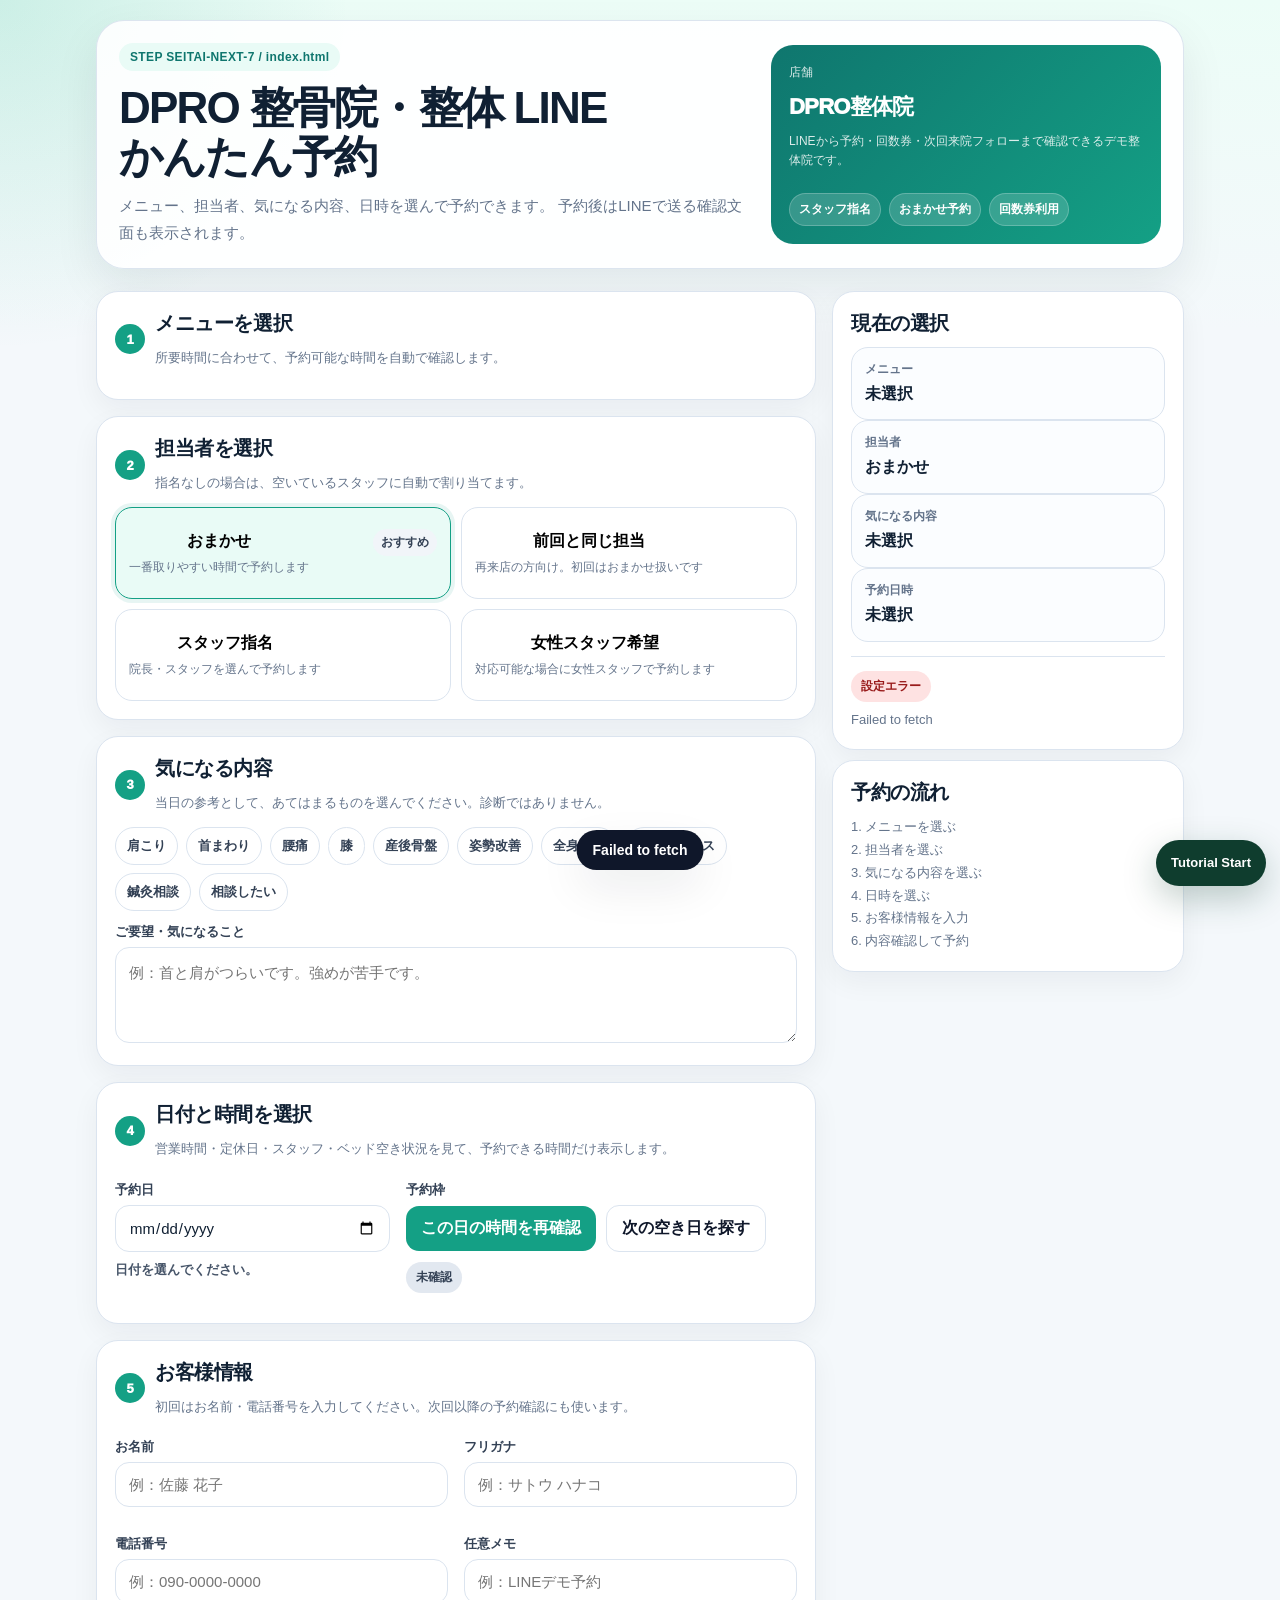
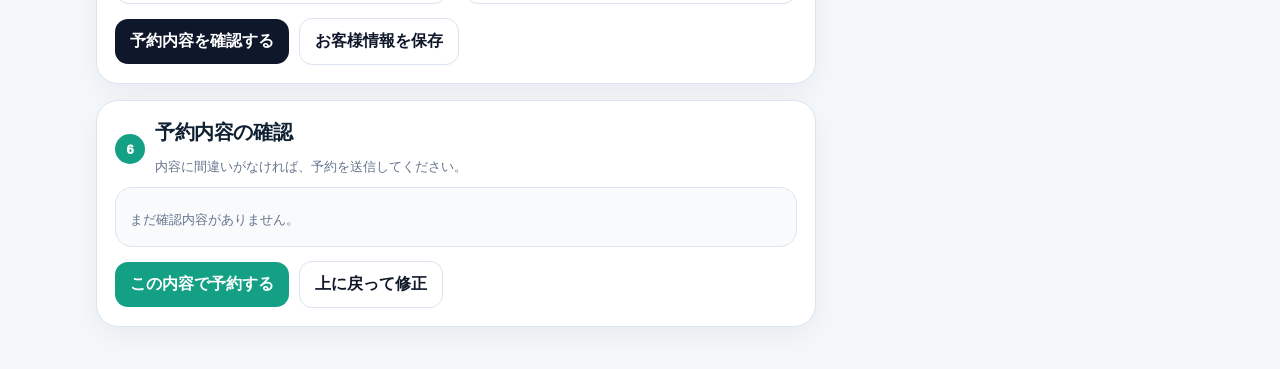
<file: index.html>
<!doctype html>
<!-- STEP SEITAI-NEXT-10 COMPLETE / 20260724 -->
<html lang="ja">
<head>
  <meta charset="utf-8" />
  <meta name="viewport" content="width=device-width,initial-scale=1,viewport-fit=cover" />
  <title>DPRO 整骨院・整体 LINE｜患者予約｜DPRO NEXT完成版</title>
  <script src="./config.js?v=seitai-next-10-complete"></script>
  <style>
    :root{
      --bg:#f4f8fb;
      --card:#ffffff;
      --ink:#102033;
      --muted:#64748b;
      --line:#dbe4ef;
      --brand:#14a085;
      --brand2:#0f766e;
      --accent:#f59e0b;
      --soft:#e9fbf6;
      --soft2:#f1f5f9;
      --ok:#16a34a;
      --danger:#dc2626;
      --warn:#f59e0b;
      --shadow:0 18px 45px rgba(15,23,42,.08);
      --radius:22px;
    }
    *{box-sizing:border-box}
    html{scroll-behavior:smooth}
    body{
      margin:0;
      font-family:-apple-system,BlinkMacSystemFont,"Segoe UI","Noto Sans JP",sans-serif;
      background:
        radial-gradient(circle at top left,rgba(20,160,133,.15),transparent 350px),
        linear-gradient(180deg,#ecfdf7 0%,#f4f8fb 330px,#f4f8fb 100%);
      color:var(--ink);
    }
    button,input,select,textarea{font:inherit}
    button{cursor:pointer}
    .wrap{
      width:min(1120px,100%);
      margin:0 auto;
      padding:0 16px;
    }
    header{
      padding:20px 0 12px;
    }
    .hero{
      background:rgba(255,255,255,.9);
      border:1px solid rgba(219,228,239,.95);
      border-radius:28px;
      box-shadow:var(--shadow);
      padding:22px;
      display:grid;
      grid-template-columns:1.3fr .8fr;
      gap:18px;
      align-items:center;
    }
    .badge{
      display:inline-flex;
      align-items:center;
      gap:8px;
      padding:7px 11px;
      border-radius:999px;
      background:var(--soft);
      color:var(--brand2);
      font-weight:900;
      font-size:12px;
      letter-spacing:.03em;
    }
    h1{
      margin:12px 0 10px;
      font-size:clamp(28px,5vw,44px);
      line-height:1.12;
      letter-spacing:-.04em;
    }
    .lead{
      margin:0;
      color:var(--muted);
      line-height:1.8;
      font-size:15px;
    }
    .heroPanel{
      background:linear-gradient(135deg,#0f766e,#14a085);
      color:#fff;
      border-radius:22px;
      padding:18px;
      min-height:150px;
      display:grid;
      align-content:center;
      gap:10px;
    }
    .heroPanel .shop{
      font-size:22px;
      font-weight:950;
      letter-spacing:-.03em;
    }
    .heroPanel .mini{
      opacity:.85;
      font-size:12px;
      line-height:1.6;
    }
    .heroChips{
      display:flex;
      gap:8px;
      flex-wrap:wrap;
      margin-top:12px;
    }
    .heroChip{
      background:rgba(255,255,255,.16);
      border:1px solid rgba(255,255,255,.22);
      color:#fff;
      padding:7px 9px;
      border-radius:999px;
      font-size:12px;
      font-weight:800;
    }
    main{
      padding:10px 0 42px;
    }
    .grid{
      display:grid;
      grid-template-columns:repeat(12,1fr);
      gap:16px;
    }
    .card{
      background:var(--card);
      border:1px solid var(--line);
      border-radius:var(--radius);
      box-shadow:0 10px 28px rgba(15,23,42,.05);
      padding:18px;
    }
    .span4{grid-column:span 4}
    .span5{grid-column:span 5}
    .span6{grid-column:span 6}
    .span7{grid-column:span 7}
    .span8{grid-column:span 8}
    .span12{grid-column:span 12}
    h2{
      margin:0 0 10px;
      font-size:20px;
      letter-spacing:-.02em;
    }
    h3{
      margin:14px 0 8px;
      font-size:15px;
    }
    .note{
      margin:7px 0 0;
      color:var(--muted);
      line-height:1.75;
      font-size:13px;
    }
    .stepTitle{
      display:flex;
      align-items:center;
      gap:10px;
      margin-bottom:8px;
    }
    .stepNo{
      width:30px;
      height:30px;
      border-radius:999px;
      display:grid;
      place-items:center;
      background:var(--brand);
      color:white;
      font-size:13px;
      font-weight:950;
      flex:0 0 auto;
    }
    .status{
      display:inline-flex;
      align-items:center;
      padding:7px 10px;
      border-radius:999px;
      background:#e2e8f0;
      color:#334155;
      font-size:12px;
      font-weight:900;
    }
    .status.ok{background:#dcfce7;color:#166534}
    .status.warn{background:#fef3c7;color:#92400e}
    .status.ng{background:#fee2e2;color:#991b1b}
    .btn{
      border:0;
      border-radius:13px;
      padding:12px 15px;
      font-weight:900;
      background:#e2e8f0;
      color:#0f172a;
      transition:.15s transform,.15s opacity,.15s background;
    }
    .btn:hover{transform:translateY(-1px)}
    .btn:disabled{opacity:.55;cursor:not-allowed;transform:none}
    .btn.primary{background:var(--brand);color:#fff}
    .btn.dark{background:#0f172a;color:#fff}
    .btn.warn{background:var(--accent);color:#fff}
    .btn.ghost{background:#fff;border:1px solid var(--line)}
    .row{
      display:flex;
      gap:10px;
      align-items:center;
      flex-wrap:wrap;
    }
    label{
      display:block;
      font-size:13px;
      font-weight:900;
      margin:12px 0 6px;
      color:#334155;
    }
    input,select,textarea{
      width:100%;
      border:1px solid var(--line);
      background:#fff;
      color:var(--ink);
      border-radius:14px;
      padding:13px 13px;
      outline:none;
      font-size:15px;
    }
    textarea{
      min-height:96px;
      resize:vertical;
      line-height:1.65;
    }
    input:focus,select:focus,textarea:focus{
      border-color:var(--brand);
      box-shadow:0 0 0 4px rgba(20,160,133,.12);
    }
    .choiceGrid{
      display:grid;
      grid-template-columns:repeat(2,minmax(0,1fr));
      gap:10px;
      margin-top:12px;
    }
    .choice{
      border:1px solid var(--line);
      border-radius:17px;
      padding:13px;
      background:#fff;
      transition:.15s;
      min-height:92px;
    }
    .choice:hover{border-color:rgba(20,160,133,.55);transform:translateY(-1px)}
    .choice.selected{
      background:var(--soft);
      border-color:var(--brand);
      box-shadow:0 0 0 4px rgba(20,160,133,.10);
    }
    .choiceTop{
      display:flex;
      justify-content:space-between;
      gap:10px;
      align-items:flex-start;
    }
    .choiceTitle{
      font-weight:950;
      line-height:1.45;
    }
    .choiceMeta{
      margin-top:6px;
      color:var(--muted);
      font-size:12px;
      line-height:1.65;
    }
    .price{
      display:inline-flex;
      align-items:center;
      padding:5px 8px;
      border-radius:999px;
      background:#f1f5f9;
      color:#334155;
      font-size:12px;
      font-weight:900;
      white-space:nowrap;
    }
    .staffList{
      display:grid;
      grid-template-columns:repeat(2,minmax(0,1fr));
      gap:10px;
      margin-top:12px;
    }
    .staffCard{
      border:1px solid var(--line);
      border-radius:16px;
      background:#fff;
      padding:13px;
      transition:.15s;
    }
    .staffCard.selected{
      background:var(--soft);
      border-color:var(--brand);
      box-shadow:0 0 0 4px rgba(20,160,133,.10);
    }
    .staffName{
      font-weight:950;
    }
    .staffMini{
      color:var(--muted);
      font-size:12px;
      margin-top:5px;
      line-height:1.55;
    }
    .concernGrid{
      display:flex;
      flex-wrap:wrap;
      gap:8px;
      margin-top:12px;
    }
    .tag{
      border:1px solid var(--line);
      border-radius:999px;
      background:#fff;
      padding:9px 11px;
      color:#334155;
      font-size:13px;
      font-weight:900;
      transition:.15s;
    }
    .tag.selected{
      background:var(--soft);
      color:var(--brand2);
      border-color:var(--brand);
    }
    .slots{
      display:grid;
      grid-template-columns:repeat(4,minmax(0,1fr));
      gap:8px;
      margin-top:12px;
    }
    .slot{
      border:1px solid #bbf7d0;
      background:#ecfdf5;
      color:#047857;
      border-radius:13px;
      padding:10px 8px;
      font-size:13px;
      font-weight:950;
      text-align:center;
      transition:.15s;
    }
    .slot:hover{transform:translateY(-1px)}
    .slot.selected{
      background:var(--brand);
      color:#fff;
      border-color:var(--brand2);
      box-shadow:0 8px 18px rgba(20,160,133,.22);
    }
    .slot small{
      display:block;
      font-weight:800;
      opacity:.82;
      font-size:10px;
      margin-top:3px;
      white-space:nowrap;
      overflow:hidden;
      text-overflow:ellipsis;
    }
    .summary{
      position:sticky;
      top:10px;
      display:grid;
      gap:10px;
    }
    .summaryBox{
      border:1px solid var(--line);
      background:#fbfdff;
      border-radius:17px;
      padding:13px;
    }
    .summaryLabel{
      color:var(--muted);
      font-size:12px;
      font-weight:800;
      margin-bottom:4px;
    }
    .summaryValue{
      font-weight:950;
      line-height:1.55;
      word-break:break-word;
    }
    .divider{
      height:1px;
      background:var(--line);
      margin:14px 0;
    }
    .confirmBox{
      background:#f8fafc;
      border:1px solid var(--line);
      border-radius:17px;
      padding:14px;
      display:grid;
      gap:8px;
    }
    .confirmRow{
      display:grid;
      grid-template-columns:130px 1fr;
      gap:8px;
      font-size:14px;
      line-height:1.55;
    }
    .confirmRow div:first-child{
      color:var(--muted);
      font-weight:900;
    }

    .dateHint{
      margin-top:8px;
      font-size:13px;
      color:#475569;
      font-weight:800;
      line-height:1.55;
    }
    .nextActionBox{
      border:1px solid #bbf7d0;
      background:#f0fdf4;
      color:#166534;
      border-radius:16px;
      padding:12px;
      line-height:1.65;
      font-size:13px;
      font-weight:850;
      margin-top:12px;
    }

    .complete{
      border:1px solid #bbf7d0;
      background:linear-gradient(180deg,#ecfdf5,#ffffff);
      border-radius:22px;
      padding:18px;
      display:none;
    }
    .complete.show{display:block}
    .messageBox{
      width:100%;
      min-height:190px;
      margin-top:10px;
      background:#0f172a;
      color:#d1fae5;
      border-radius:16px;
      padding:13px;
      font-family:ui-monospace,SFMono-Regular,Menlo,Consolas,monospace;
      font-size:13px;
      line-height:1.7;
      white-space:pre-wrap;
    }
    .alert{
      border-radius:16px;
      padding:12px;
      background:#fef3c7;
      color:#92400e;
      border:1px solid #fde68a;
      font-size:13px;
      line-height:1.65;
      font-weight:800;
    }
    .alert.danger{
      background:#fee2e2;
      color:#991b1b;
      border-color:#fecaca;
    }
    .alert.ok{
      background:#dcfce7;
      color:#166534;
      border-color:#bbf7d0;
    }
    .toast{
      position:fixed;
      left:50%;
      bottom:18px;
      transform:translateX(-50%);
      background:#0f172a;
      color:#fff;
      border-radius:999px;
      padding:12px 16px;
      box-shadow:var(--shadow);
      font-size:14px;
      font-weight:900;
      opacity:0;
      pointer-events:none;
      transition:.2s;
      z-index:99;
      max-width:calc(100% - 28px);
      text-align:center;
    }
    .toast.show{
      opacity:1;
      bottom:30px;
    }
    .loading{
      display:inline-block;
      width:14px;
      height:14px;
      border:2px solid rgba(255,255,255,.55);
      border-top-color:#fff;
      border-radius:999px;
      animation:spin .7s linear infinite;
      vertical-align:-2px;
      margin-right:6px;
    }
    @keyframes spin{to{transform:rotate(360deg)}}
    @media(max-width:920px){
      .hero{grid-template-columns:1fr}
      .span4,.span5,.span6,.span7,.span8{grid-column:span 12}
      .choiceGrid,.staffList{grid-template-columns:1fr}
      .slots{grid-template-columns:repeat(3,minmax(0,1fr))}
      .summary{position:static}
    }
    @media(max-width:520px){
      .wrap{padding:0 12px}
      header{padding-top:12px}
      .hero,.card{border-radius:20px;padding:16px}
      .grid{gap:12px}
      .slots{grid-template-columns:repeat(2,minmax(0,1fr))}
      .confirmRow{grid-template-columns:1fr}
      h1{font-size:30px}
    }

    /* DPRO NEXT-7: member repeat reservation prefill */
    .next7PrefillNotice{
      display:none;
      border:1px solid #99f6e4;
      border-radius:18px;
      background:linear-gradient(180deg,#ecfdf5,#ffffff);
      padding:14px;
      color:#065f46;
    }
    .next7PrefillNotice.show{display:block}
    .next7PrefillNotice b{display:block;font-size:17px;margin-bottom:4px}
    .next7PrefillNotice p{margin:0;font-size:13px;line-height:1.7;font-weight:800}

  </style>
  <link rel="stylesheet" href="./tutorial.css?v=seitai-tutorial-v1-1">
</head>
<body>
<header>
  <div class="wrap">
    <section class="hero">
      <div>
        <span class="badge">STEP SEITAI-NEXT-7 / index.html</span>
        <h1>DPRO 整骨院・整体 LINE<br>かんたん予約</h1>
        <p class="lead">
          メニュー、担当者、気になる内容、日時を選んで予約できます。
          予約後はLINEで送る確認文面も表示されます。
        </p>
      </div>
      <div class="heroPanel">
        <div class="mini">店舗</div>
        <div class="shop" id="heroShopName">DPRO整体院</div>
        <div class="mini" id="heroShopNote">LINEから予約・回数券・次回来院フォローまで確認できるデモ整体院です。</div>
        <div class="heroChips">
          <span class="heroChip">スタッフ指名</span>
          <span class="heroChip">おまかせ予約</span>
          <span class="heroChip">回数券利用</span>
        </div>
      </div>
    </section>
  </div>
</header>

<main>
  <div class="wrap">
    <section class="grid">
      <div class="span8">
        <div class="grid">

          <section class="card span12 next7PrefillNotice" id="next7PrefillNotice" aria-live="polite">
            <b>前回の予約内容を反映しました</b>
            <p id="next7PrefillText">メニュー・担当者・お客様情報を確認し、日付と時間を選んで予約してください。</p>
          </section>

          <section class="card span12" id="sectionMenu">
            <div class="stepTitle">
              <span class="stepNo">1</span>
              <div>
                <h2>メニューを選択</h2>
                <p class="note">所要時間に合わせて、予約可能な時間を自動で確認します。</p>
              </div>
            </div>
            <div class="choiceGrid" id="menuList"></div>
          </section>

          <section class="card span12" id="sectionStaff">
            <div class="stepTitle">
              <span class="stepNo">2</span>
              <div>
                <h2>担当者を選択</h2>
                <p class="note">指名なしの場合は、空いているスタッフに自動で割り当てます。</p>
              </div>
            </div>

            <div class="choiceGrid">
              <button type="button" class="choice selected" data-pref="any">
                <div class="choiceTop">
                  <div>
                    <div class="choiceTitle">おまかせ</div>
                    <div class="choiceMeta">一番取りやすい時間で予約します</div>
                  </div>
                  <span class="price">おすすめ</span>
                </div>
              </button>
              <button type="button" class="choice" data-pref="same_as_last">
                <div class="choiceTop">
                  <div>
                    <div class="choiceTitle">前回と同じ担当</div>
                    <div class="choiceMeta">再来店の方向け。初回はおまかせ扱いです</div>
                  </div>
                </div>
              </button>
              <button type="button" class="choice" data-pref="specific">
                <div class="choiceTop">
                  <div>
                    <div class="choiceTitle">スタッフ指名</div>
                    <div class="choiceMeta">院長・スタッフを選んで予約します</div>
                  </div>
                </div>
              </button>
              <button type="button" class="choice" data-pref="female_preferred">
                <div class="choiceTop">
                  <div>
                    <div class="choiceTitle">女性スタッフ希望</div>
                    <div class="choiceMeta">対応可能な場合に女性スタッフで予約します</div>
                  </div>
                </div>
              </button>
            </div>

            <div id="staffSelectArea" style="display:none;">
              <h3>指名スタッフ</h3>
              <div class="staffList" id="staffList"></div>
            </div>
          </section>

          <section class="card span12" id="sectionConcern">
            <div class="stepTitle">
              <span class="stepNo">3</span>
              <div>
                <h2>気になる内容</h2>
                <p class="note">当日の参考として、あてはまるものを選んでください。診断ではありません。</p>
              </div>
            </div>

            <div class="concernGrid" id="concernList"></div>

            <label for="requestNote">ご要望・気になること</label>
            <textarea id="requestNote" placeholder="例：首と肩がつらいです。強めが苦手です。"></textarea>
          </section>

          <section class="card span12" id="sectionDate">
            <div class="stepTitle">
              <span class="stepNo">4</span>
              <div>
                <h2>日付と時間を選択</h2>
                <p class="note">営業時間・定休日・スタッフ・ベッド空き状況を見て、予約できる時間だけ表示します。</p>
              </div>
            </div>

            <div class="grid">
              <div class="span5">
                <label for="dateInput">予約日</label>
                <input id="dateInput" type="date">
                <div class="dateHint" id="dateLabel">日付を選んでください。</div>
              </div>
              <div class="span7">
                <label>予約枠</label>
                <div class="row">
                  <button type="button" class="btn primary" id="loadSlotsBtn">この日の時間を再確認</button>
                  <button type="button" class="btn ghost" id="findOpenDayBtn">次の空き日を探す</button>
                  <span class="status" id="slotStatus">未確認</span>
                </div>
              </div>
            </div>

            <div id="slotMessage" style="margin-top:12px;"></div>
            <div class="slots" id="slotList"></div>
          </section>

          <section class="card span12" id="sectionCustomer">
            <div class="stepTitle">
              <span class="stepNo">5</span>
              <div>
                <h2>お客様情報</h2>
                <p class="note">初回はお名前・電話番号を入力してください。次回以降の予約確認にも使います。</p>
              </div>
            </div>

            <div class="grid">
              <div class="span6">
                <label for="customerName">お名前</label>
                <input id="customerName" type="text" placeholder="例：佐藤 花子" autocomplete="name">
              </div>
              <div class="span6">
                <label for="customerKana">フリガナ</label>
                <input id="customerKana" type="text" placeholder="例：サトウ ハナコ">
              </div>
              <div class="span6">
                <label for="phone">電話番号</label>
                <input id="phone" type="tel" placeholder="例：090-0000-0000" autocomplete="tel">
              </div>
              <div class="span6">
                <label for="customerMemo">任意メモ</label>
                <input id="customerMemo" type="text" placeholder="例：LINEデモ予約">
              </div>
            </div>

            <div class="row" style="margin-top:14px;">
              <button type="button" class="btn dark" id="confirmBtn">予約内容を確認する</button>
              <button type="button" class="btn ghost" id="saveProfileBtn">お客様情報を保存</button>
            </div>
          </section>

          <section class="card span12" id="sectionConfirm">
            <div class="stepTitle">
              <span class="stepNo">6</span>
              <div>
                <h2>予約内容の確認</h2>
                <p class="note">内容に間違いがなければ、予約を送信してください。</p>
              </div>
            </div>

            <div id="confirmBox" class="confirmBox">
              <div class="note">まだ確認内容がありません。</div>
            </div>

            <div class="row" style="margin-top:14px;">
              <button type="button" class="btn primary" id="submitBtn">この内容で予約する</button>
              <button type="button" class="btn ghost" id="scrollTopBtn">上に戻って修正</button>
            </div>
          </section>

          <section class="complete span12" id="completeBox">
            <span class="badge">予約完了</span>
            <h2 style="margin-top:12px;">予約を受け付けました</h2>
            <p class="note">
              下の文面は、店舗側がLINEで送る確認文面のイメージです。
              デモ確認用にコピーできます。
            </p>
            <div class="messageBox" id="messageText"></div>
            <div class="nextActionBox" id="nextActionBox">
              予約後は、会員証・予約確認画面から現在の予約や回数券を確認できます。
            </div>
            <div class="row" style="margin-top:12px;">
              <button type="button" class="btn primary" id="copyMessageBtn">確認文面をコピー</button>
              <a class="btn dark" id="memberLinkBtn" href="./member.html" target="_blank" rel="noopener">会員証・予約確認を見る</a>
              <button type="button" class="btn ghost" id="newReservationBtn">続けて予約する</button>
            </div>
          </section>
        </div>
      </div>

      <aside class="span4">
        <div class="summary">
          <section class="card">
            <h2>現在の選択</h2>
            <div class="summaryBox">
              <div class="summaryLabel">メニュー</div>
              <div class="summaryValue" id="sumMenu">未選択</div>
            </div>
            <div class="summaryBox">
              <div class="summaryLabel">担当者</div>
              <div class="summaryValue" id="sumStaff">おまかせ</div>
            </div>
            <div class="summaryBox">
              <div class="summaryLabel">気になる内容</div>
              <div class="summaryValue" id="sumConcern">未選択</div>
            </div>
            <div class="summaryBox">
              <div class="summaryLabel">予約日時</div>
              <div class="summaryValue" id="sumDateTime">未選択</div>
            </div>
            <div class="divider"></div>
            <div class="row">
              <span class="status" id="apiStatus">読み込み中</span>
            </div>
            <p class="note" id="settingsNote">
              店舗設定を読み込んでいます。
            </p>
          </section>

          <section class="card">
            <h2>予約の流れ</h2>
            <div class="note">
              1. メニューを選ぶ<br>
              2. 担当者を選ぶ<br>
              3. 気になる内容を選ぶ<br>
              4. 日時を選ぶ<br>
              5. お客様情報を入力<br>
              6. 内容確認して予約
            </div>
          </section>
        </div>
      </aside>
    </section>
  </div>
</main>

<div class="toast" id="toast">OK</div>

<script>
(() => {
  "use strict";

  const FALLBACK_CONFIG = {
    serviceName: "DPRO 整骨院・整体 LINE",
    shopCode: "dpro_seitai_demo",
    shopName: "DPRO整体院",
    apiBaseUrl: "https://dpro-seitai-line-api.dpromstk2000.workers.dev",
    endpoints: {
      publicSettings: "/api/public/settings",
      appointmentOptions: "/api/public/appointment-options",
      reservationCreate: "/api/reservations/create"
    }
  };

  const CONFIG = window.DPRO_SEITAI_CONFIG || FALLBACK_CONFIG;
  const $ = (id) => document.getElementById(id);

  const state = {
    settings: null,
    menus: [],
    staff: [],
    hours: [],
    selectedMenu: null,
    staffPreference: "any",
    selectedStaffCode: "",
    selectedConcerns: [],
    selectedDate: "",
    slots: [],
    selectedSlot: null,
    lastReservationResult: null,
    prefillApplied: false
  };

  const concernOptions = [
    "肩こり",
    "首まわり",
    "腰痛",
    "膝",
    "産後骨盤",
    "姿勢改善",
    "全身疲労",
    "メンテナンス",
    "鍼灸相談",
    "相談したい"
  ];

  function endpoint(key) {
    return (CONFIG.endpoints && CONFIG.endpoints[key]) || FALLBACK_CONFIG.endpoints[key];
  }

  function trimSlash(value) {
    return String(value || "").replace(/\/+$/, "");
  }

  function apiUrl(path, params = {}) {
    const url = new URL(`${trimSlash(CONFIG.apiBaseUrl)}${path.startsWith("/") ? path : `/${path}`}`);
    if (!url.searchParams.get("shop_code")) {
      url.searchParams.set("shop_code", CONFIG.shopCode || "dpro_seitai_demo");
    }
    Object.entries(params || {}).forEach(([key, value]) => {
      if (value !== undefined && value !== null && String(value) !== "") {
        url.searchParams.set(key, String(value));
      }
    });
    return url.toString();
  }

  async function apiGet(path, params = {}) {
    const res = await fetch(apiUrl(path, params), { method: "GET" });
    const data = await res.json().catch(() => ({}));
    if (!res.ok || data.ok === false) {
      throw new Error(data.message || data.error || `API error ${res.status}`);
    }
    return data;
  }

  async function apiPost(path, body = {}, query = {}) {
    const res = await fetch(apiUrl(path, query), {
      method: "POST",
      headers: { "Content-Type": "application/json" },
      body: JSON.stringify(body || {})
    });
    const data = await res.json().catch(() => ({}));
    if (!res.ok || data.ok === false) {
      throw new Error(data.message || data.error || `API error ${res.status}`);
    }
    return data;
  }

  function todayText() {
    const d = new Date();
    const y = d.getFullYear();
    const m = String(d.getMonth() + 1).padStart(2, "0");
    const day = String(d.getDate()).padStart(2, "0");
    return `${y}-${m}-${day}`;
  }

  function addDaysText(dateText, days) {
    const [y, m, d] = dateText.split("-").map(Number);
    const date = new Date(y, m - 1, d);
    date.setDate(date.getDate() + Number(days || 0));
    const yy = date.getFullYear();
    const mm = String(date.getMonth() + 1).padStart(2, "0");
    const dd = String(date.getDate()).padStart(2, "0");
    return `${yy}-${mm}-${dd}`;
  }

  function formatPrice(price) {
    const n = Number(price || 0);
    if (!n) return "無料/回数券";
    return `${n.toLocaleString("ja-JP")}円`;
  }

  function formatTime(value) {
    return String(value || "").slice(0, 5);
  }

  function weekdayLabel(dateText) {
    if (!dateText) return "";
    const [y, m, d] = String(dateText).split("-").map(Number);
    const date = new Date(y, m - 1, d);
    return ["日","月","火","水","木","金","土"][date.getDay()] || "";
  }

  function dateWithWeekday(dateText) {
    const w = weekdayLabel(dateText);
    return w ? `${dateText}（${w}）` : dateText;
  }

  function updateDateLabel() {
    const date = $("dateInput").value;
    if ($("dateLabel")) {
      $("dateLabel").textContent = date ? `選択中：${dateWithWeekday(date)}` : "日付を選んでください。";
    }
  }

  function normalizeSlots(data) {
    return Array.isArray(data.available_slots)
      ? data.available_slots
      : (Array.isArray(data.slots) ? data.slots.map((time) => ({ time })) : []);
  }

  function getClosedReasonFromSettings(dateText) {
    if (!dateText) return "";
    const [y, m, d] = String(dateText).split("-").map(Number);
    const date = new Date(y, m - 1, d);
    const day = date.getDay();
    const row = (state.hours || []).find((h) => Number(h.day_of_week) === day);
    if (row && row.is_closed === true) {
      return `${weekdayLabel(dateText)}曜日は定休日です。別の日を選ぶか「次の空き日を探す」を押してください。`;
    }
    return "";
  }

  function normalizeLineText(value) {
    return String(value ?? "")
      .replace(/\\r\\n/g, "\n")
      .replace(/\\n/g, "\n")
      .replace(/\\r/g, "\n")
      .replace(/\r\n/g, "\n")
      .replace(/\r/g, "\n");
  }

  function pageUrl(path, params = {}) {
    const base = location.origin + location.pathname.replace(/[^/]*$/, "");
    const url = new URL(path, base);
    Object.entries(params || {}).forEach(([key, value]) => {
      if (value !== undefined && value !== null && String(value) !== "") {
        url.searchParams.set(key, String(value));
      }
    });
    return url.toString();
  }

  function buildMemberUrl(data = {}) {
    const customerNo = data.customer?.customer_no || data.customer_no || data.reservation?.customer_no || "";
    const phone = data.customer?.phone || $("phone").value.trim();
    return pageUrl("member.html", { phone, customer_no: customerNo });
  }

  function escapeHtml(value) {
    return String(value ?? "")
      .replaceAll("&", "&amp;")
      .replaceAll("<", "&lt;")
      .replaceAll(">", "&gt;")
      .replaceAll('"', "&quot;")
      .replaceAll("'", "&#039;");
  }

  function showToast(text) {
    const t = $("toast");
    t.textContent = text;
    t.classList.add("show");
    setTimeout(() => t.classList.remove("show"), 1900);
  }

  function setStatus(id, text, kind = "") {
    const el = $(id);
    el.textContent = text;
    el.className = `status ${kind}`.trim();
  }

  function setBusy(button, busy, label) {
    if (!button) return;
    if (busy) {
      button.dataset.oldText = button.innerHTML;
      button.disabled = true;
      button.innerHTML = `<span class="loading"></span>${label || "処理中..."}`;
    } else {
      button.disabled = false;
      if (button.dataset.oldText) button.innerHTML = button.dataset.oldText;
      delete button.dataset.oldText;
    }
  }

  function saveProfile() {
    const profile = {
      customer_name: $("customerName").value.trim(),
      customer_kana: $("customerKana").value.trim(),
      phone: $("phone").value.trim(),
      memo: $("customerMemo").value.trim()
    };
    localStorage.setItem("DPRO_SEITAI_CUSTOMER_PROFILE", JSON.stringify(profile));
  }

  function loadProfile() {
    try {
      const raw = localStorage.getItem("DPRO_SEITAI_CUSTOMER_PROFILE");
      if (!raw) return;
      const p = JSON.parse(raw);
      $("customerName").value = p.customer_name || "";
      $("customerKana").value = p.customer_kana || "";
      $("phone").value = p.phone || "";
      $("customerMemo").value = p.memo || "";
    } catch {}
  }

  function renderMenus() {
    const box = $("menuList");
    if (!state.menus.length) {
      box.innerHTML = `<div class="alert danger">メニューを読み込めませんでした。</div>`;
      return;
    }

    box.innerHTML = state.menus.map((menu, index) => {
      const selected = state.selectedMenu && state.selectedMenu.menu_code === menu.menu_code;
      return `
        <button type="button" class="choice ${selected ? "selected" : ""}" data-menu-code="${escapeHtml(menu.menu_code)}">
          <div class="choiceTop">
            <div>
              <div class="choiceTitle">${escapeHtml(menu.menu_name)}</div>
              <div class="choiceMeta">${Number(menu.duration_minutes || 0)}分 / ${escapeHtml(menu.description || "")}</div>
            </div>
            <span class="price">${escapeHtml(formatPrice(menu.price_yen))}</span>
          </div>
        </button>
      `;
    }).join("");

    box.querySelectorAll("[data-menu-code]").forEach((btn) => {
      btn.addEventListener("click", () => {
        const code = btn.dataset.menuCode;
        state.selectedMenu = state.menus.find((m) => m.menu_code === code) || null;
        renderMenus();
        clearSlots("メニューが変わったため、予約可能時間を再確認しています。");
        autoReloadSlots("メニューが変わったため、予約可能時間を再確認しています。");
        scrollToSection("sectionStaff");
      });
    });
  }

  function renderStaff() {
    const box = $("staffList");
    if (!state.staff.length) {
      box.innerHTML = `<div class="alert">スタッフ情報を読み込み中です。</div>`;
      return;
    }

    box.innerHTML = state.staff.map((staff) => {
      const selected = state.selectedStaffCode === staff.staff_code;
      return `
        <button type="button" class="staffCard ${selected ? "selected" : ""}" data-staff-code="${escapeHtml(staff.staff_code)}">
          <div class="staffName">${escapeHtml(staff.display_name || staff.staff_name || staff.staff_code)}</div>
          <div class="staffMini">
            1日最大 ${Number(staff.daily_limit || 0)}件 / ${escapeHtml(staff.note || "対応可能なメニューを担当します")}
          </div>
        </button>
      `;
    }).join("");

    box.querySelectorAll("[data-staff-code]").forEach((btn) => {
      btn.addEventListener("click", () => {
        state.selectedStaffCode = btn.dataset.staffCode;
        renderStaff();
        clearSlots("指名スタッフが変わったため、予約可能時間を再確認しています。");
        autoReloadSlots("指名スタッフが変わったため、予約可能時間を再確認しています。");
      });
    });
  }

  function renderConcerns() {
    const box = $("concernList");
    box.innerHTML = concernOptions.map((tag) => {
      const selected = state.selectedConcerns.includes(tag);
      return `<button type="button" class="tag ${selected ? "selected" : ""}" data-concern="${escapeHtml(tag)}">${escapeHtml(tag)}</button>`;
    }).join("");

    box.querySelectorAll("[data-concern]").forEach((btn) => {
      btn.addEventListener("click", () => {
        const value = btn.dataset.concern;
        if (state.selectedConcerns.includes(value)) {
          state.selectedConcerns = state.selectedConcerns.filter((item) => item !== value);
        } else {
          state.selectedConcerns.push(value);
        }
        renderConcerns();
        updateSummary();
      });
    });
  }

  function setupStaffPreference() {
    document.querySelectorAll("[data-pref]").forEach((btn) => {
      btn.addEventListener("click", () => {
        document.querySelectorAll("[data-pref]").forEach((el) => el.classList.remove("selected"));
        btn.classList.add("selected");

        state.staffPreference = btn.dataset.pref;
        if (state.staffPreference !== "specific") {
          state.selectedStaffCode = "";
        } else if (!state.selectedStaffCode && state.staff[0]) {
          state.selectedStaffCode = state.staff[0].staff_code;
        }

        $("staffSelectArea").style.display = state.staffPreference === "specific" ? "block" : "none";
        renderStaff();
        clearSlots("担当者希望が変わったため、予約可能時間を再確認しています。");
        autoReloadSlots("担当者希望が変わったため、予約可能時間を再確認しています。");
      });
    });
  }

  function renderSlots() {
    const box = $("slotList");
    if (!state.slots.length) {
      box.innerHTML = "";
      return;
    }

    box.innerHTML = state.slots.map((slot) => {
      const selected = state.selectedSlot && state.selectedSlot.time === slot.time;
      return `
        <button type="button" class="slot ${selected ? "selected" : ""}" data-slot-time="${escapeHtml(slot.time)}">
          ${escapeHtml(slot.time)}
          <small>${escapeHtml(slot.staff_name || "担当未定")} / ${escapeHtml(slot.resource_name || "")}</small>
        </button>
      `;
    }).join("");

    box.querySelectorAll("[data-slot-time]").forEach((btn) => {
      btn.addEventListener("click", () => {
        state.selectedSlot = state.slots.find((slot) => slot.time === btn.dataset.slotTime) || null;
        renderSlots();
        updateSummary();
        if (state.selectedSlot) {
          $("slotMessage").innerHTML = `<div class="alert ok">${escapeHtml(dateWithWeekday(state.selectedDate))} ${escapeHtml(state.selectedSlot.time)} を選択中です。お客様情報を入力してください。</div>`;
        }
        scrollToSection("sectionCustomer");
      });
    });
  }

  function clearSlots(message = "日付・メニュー・担当者が変わったため、予約時間を再確認してください。") {
    state.selectedSlot = null;
    state.slots = [];
    updateDateLabel();
    renderSlots();
    setStatus("slotStatus", "再確認が必要", "warn");
    $("slotMessage").innerHTML = `<div class="alert">${escapeHtml(message)}</div>`;
    updateSummary();
  }

  async function autoReloadSlots(reason = "") {
    if (!state.selectedMenu || !$("dateInput").value) {
      clearSlots(reason || "メニューと日付を選んでください。");
      return;
    }

    const btn = $("loadSlotsBtn");
    setBusy(btn, true, "自動確認中...");
    try {
      await loadSlots($("dateInput").value);
    } catch (error) {
      setStatus("slotStatus", "確認エラー", "ng");
      $("slotMessage").innerHTML = `<div class="alert danger">${escapeHtml(error.message)}</div>`;
      showToast(error.message);
    } finally {
      setBusy(btn, false);
    }
  }

  function staffLabel() {
    const prefMap = {
      any: "おまかせ",
      same_as_last: "前回と同じ担当",
      specific: "スタッフ指名",
      female_preferred: "女性スタッフ希望"
    };

    if (state.staffPreference === "specific") {
      const staff = state.staff.find((s) => s.staff_code === state.selectedStaffCode);
      return staff ? (staff.display_name || staff.staff_name) : "スタッフ指名";
    }

    return prefMap[state.staffPreference] || "おまかせ";
  }

  function updateSummary() {
    $("sumMenu").textContent = state.selectedMenu
      ? `${state.selectedMenu.menu_name}（${Number(state.selectedMenu.duration_minutes || 0)}分）`
      : "未選択";

    $("sumStaff").textContent = state.selectedSlot?.staff_name
      ? `${staffLabel()} → ${state.selectedSlot.staff_name}`
      : staffLabel();

    $("sumConcern").textContent = state.selectedConcerns.length
      ? state.selectedConcerns.join("、")
      : "未選択";

    $("sumDateTime").textContent = state.selectedDate && state.selectedSlot
      ? `${state.selectedDate} ${state.selectedSlot.time}`
      : state.selectedDate
        ? `${state.selectedDate} / 時間未選択`
        : "未選択";
  }

  function scrollToSection(id) {
    const el = $(id);
    if (el) el.scrollIntoView({ behavior: "smooth", block: "start" });
  }


  /* DPRO NEXT-7: URL prefill from member history */
  function readNext7Prefill() {
    const url = new URL(location.href);
    const keys = ["repeat","menu_code","staff_preference","staff_code","concern_tags","request_note","customer_name","customer_kana","phone","customer_no","preferred_date"];
    const data = {};
    keys.forEach((key) => {
      const value = url.searchParams.get(key);
      if (value !== null && value !== "") data[key] = value;
    });
    return data;
  }

  function applyNext7Prefill() {
    const data = readNext7Prefill();
    if (!data.repeat && !data.menu_code && !data.phone && !data.customer_name) return false;

    if (data.menu_code) {
      const menu = state.menus.find((m) => String(m.menu_code || m.id) === String(data.menu_code));
      if (menu) state.selectedMenu = menu;
    }

    const allowedPreferences = ["any","same_as_last","specific","female_preferred"];
    if (allowedPreferences.includes(data.staff_preference)) state.staffPreference = data.staff_preference;
    if (data.staff_code && state.staff.some((s) => String(s.staff_code || s.id) === String(data.staff_code))) {
      state.staffPreference = "specific";
      state.selectedStaffCode = data.staff_code;
    }

    const concerns = String(data.concern_tags || "").split(",").map((v) => v.trim()).filter(Boolean);
    state.selectedConcerns = concerns.filter((v) => concernOptions.includes(v));

    if (data.customer_name) $("customerName").value = data.customer_name;
    if (data.customer_kana) $("customerKana").value = data.customer_kana;
    if (data.phone) $("phone").value = data.phone;
    if (data.request_note) $("requestNote").value = data.request_note;

    const preferredDate = /^\d{4}-\d{2}-\d{2}$/.test(data.preferred_date || "") && data.preferred_date >= todayText()
      ? data.preferred_date
      : addDaysText(todayText(), 1);
    $("dateInput").value = preferredDate;
    state.selectedDate = preferredDate;
    state.selectedSlot = null;
    state.slots = [];
    state.prefillApplied = true;

    document.querySelectorAll("[data-pref]").forEach((button) => {
      button.classList.toggle("selected", button.dataset.pref === state.staffPreference);
    });
    $("staffSelectArea").style.display = state.staffPreference === "specific" ? "block" : "none";
    renderMenus();
    renderStaff();
    renderConcerns();
    updateDateLabel();
    updateSummary();

    $("next7PrefillNotice").classList.add("show");
    $("next7PrefillText").textContent = data.preferred_date
      ? `前回内容と次回来院目安 ${preferredDate} を反映しました。空き時間を選んでください。`
      : "前回のメニュー・担当者・お客様情報を反映しました。日付と時間を確認してください。";
    return true;
  }

  async function loadSettings() {
    setStatus("apiStatus", "店舗設定確認中", "warn");
    const data = await apiGet(endpoint("publicSettings"));
    state.settings = data.settings || {};
    state.menus = Array.isArray(data.menus) ? data.menus : [];
    state.staff = Array.isArray(data.staff) ? data.staff : [];
    state.hours = data.hours || data.business_hours || [];

    $("heroShopName").textContent = data.shop?.shop_name || CONFIG.shopName || "DPRO整体院";
    $("heroShopNote").textContent = data.shop?.public_note || "LINEから予約・回数券・次回来院フォローまで確認できるデモ整体院です。";

    if (!state.selectedMenu && state.menus[0]) state.selectedMenu = state.menus[0];

    renderMenus();
    renderStaff();

    const minDate = todayText();
    $("dateInput").min = minDate;
    $("dateInput").value = addDaysText(minDate, 1);
    state.selectedDate = $("dateInput").value;
    applyNext7Prefill();
    updateDateLabel();

    $("settingsNote").textContent = `予約は${Number(state.settings.reservation_max_months_ahead || 2)}か月先まで、${Number(state.settings.reservation_slot_minutes || 30)}分単位で受付します。`;
    setStatus("apiStatus", "店舗設定OK", "ok");
    updateSummary();
  }

  async function loadSlots(dateOverride) {
    if (!state.selectedMenu) {
      showToast("メニューを選んでください");
      scrollToSection("sectionMenu");
      return null;
    }

    const date = dateOverride || $("dateInput").value;
    if (!date) {
      showToast("日付を選んでください");
      return null;
    }

    $("dateInput").value = date;
    updateDateLabel();
    state.selectedDate = date;
    state.selectedSlot = null;
    state.slots = [];
    renderSlots();
    updateSummary();

    const closedReason = getClosedReasonFromSettings(date);
    if (closedReason) {
      setStatus("slotStatus", "定休日", "ng");
      $("slotMessage").innerHTML = `<div class="alert danger">${escapeHtml(dateWithWeekday(date))} は予約できません。<br>${escapeHtml(closedReason)}</div>`;
      return { ok:true, is_available:false, reason: closedReason, closed_by_front_settings:true };
    }

    setStatus("slotStatus", "確認中...", "warn");
    $("slotMessage").innerHTML = `<div class="alert">${escapeHtml(dateWithWeekday(date))} の空き時間を確認しています。</div>`;

    const data = await apiGet(endpoint("appointmentOptions"), {
      date,
      menu_code: state.selectedMenu.menu_code,
      staff_preference: state.staffPreference,
      staff_code: state.staffPreference === "specific" ? state.selectedStaffCode : ""
    });

    state.slots = normalizeSlots(data);

    if (data.is_available && state.slots.length) {
      setStatus("slotStatus", "空きあり", "ok");
      $("slotMessage").innerHTML = `<div class="alert ok">${escapeHtml(dateWithWeekday(date))} の予約可能時間を表示しています。下から時間を選んでください。</div>`;
    } else {
      const reason = data.reason || data.message || "この日は定休日・満席・受付対象外の可能性があります。別の日を選んでください。";
      const label = /定休|休業|closed/i.test(reason) ? "定休日" : "空きなし";
      setStatus("slotStatus", label, "ng");
      $("slotMessage").innerHTML = `<div class="alert danger">${escapeHtml(dateWithWeekday(date))} は予約できる時間がありません。<br>${escapeHtml(reason)}<br><br>別の日を選ぶか「次の空き日を探す」を押してください。</div>`;
    }

    renderSlots();
    updateSummary();
    return data;
  }

  async function findOpenDay() {
    if (!state.selectedMenu) {
      showToast("メニューを選んでください");
      return;
    }

    const originalDate = $("dateInput").value || todayText();
    setStatus("slotStatus", "検索中", "warn");
    $("slotMessage").innerHTML = `<div class="alert">${escapeHtml(dateWithWeekday(originalDate))} 以降で、次に空いている日を探しています。</div>`;

    for (let i = 0; i < 42; i++) {
      const date = addDaysText(originalDate, i);
      if (getClosedReasonFromSettings(date)) continue;

      try {
        const data = await apiGet(endpoint("appointmentOptions"), {
          date,
          menu_code: state.selectedMenu.menu_code,
          staff_preference: state.staffPreference,
          staff_code: state.staffPreference === "specific" ? state.selectedStaffCode : ""
        });
        const slots = normalizeSlots(data);

        if (data.is_available && slots.length) {
          $("dateInput").value = date;
          updateDateLabel();
          state.selectedDate = date;
          state.slots = slots;
          state.selectedSlot = null;
          setStatus("slotStatus", "空きあり", "ok");
          $("slotMessage").innerHTML = `<div class="alert ok">次に空いている日を見つけました：${escapeHtml(dateWithWeekday(date))}<br>下から時間を選んでください。</div>`;
          renderSlots();
          updateSummary();
          showToast(`空き日：${dateWithWeekday(date)}`);
          return;
        }
      } catch {}
    }

    setStatus("slotStatus", "見つかりません", "ng");
    $("slotMessage").innerHTML = `<div class="alert danger">42日以内に空き時間が見つかりませんでした。店舗へLINEでご相談ください。</div>`;
    showToast("42日以内に空き枠が見つかりませんでした");
  }

  function validateBeforeConfirm() {
    if (!state.selectedMenu) return "メニューを選んでください。";
    if (state.staffPreference === "specific" && !state.selectedStaffCode) return "指名スタッフを選んでください。";
    if (!state.selectedDate) return "予約日を選んでください。";
    if (!state.selectedSlot) return "予約時間を選んでください。日付を変更した場合は、表示された時間ボタンをもう一度選んでください。";
    if (!$("customerName").value.trim()) return "お名前を入力してください。";
    if (!$("phone").value.trim()) return "電話番号を入力してください。";
    return "";
  }

  function renderConfirm() {
    const error = validateBeforeConfirm();
    if (error) {
      $("confirmBox").innerHTML = `<div class="alert danger">${escapeHtml(error)}</div>`;
      showToast(error);
      return false;
    }

    const staff = state.selectedSlot?.staff_name || staffLabel();
    const resource = state.selectedSlot?.resource_name || "";
    const concerns = state.selectedConcerns.length ? state.selectedConcerns.join("、") : "未選択";
    const request = $("requestNote").value.trim() || "なし";

    $("confirmBox").innerHTML = `
      <div class="confirmRow"><div>お名前</div><div>${escapeHtml($("customerName").value.trim())} 様</div></div>
      <div class="confirmRow"><div>電話番号</div><div>${escapeHtml($("phone").value.trim())}</div></div>
      <div class="confirmRow"><div>メニュー</div><div>${escapeHtml(state.selectedMenu.menu_name)}（${Number(state.selectedMenu.duration_minutes || 0)}分）</div></div>
      <div class="confirmRow"><div>日時</div><div>${escapeHtml(state.selectedDate)} ${escapeHtml(state.selectedSlot.time)}</div></div>
      <div class="confirmRow"><div>担当</div><div>${escapeHtml(staff)}${resource ? ` / ${escapeHtml(resource)}` : ""}</div></div>
      <div class="confirmRow"><div>気になる内容</div><div>${escapeHtml(concerns)}</div></div>
      <div class="confirmRow"><div>ご要望</div><div>${escapeHtml(request)}</div></div>
    `;

    scrollToSection("sectionConfirm");
    return true;
  }

  async function submitReservation() {
    const error = validateBeforeConfirm();
    if (error) {
      $("confirmBox").innerHTML = `<div class="alert danger">${escapeHtml(error)}</div>`;
      showToast(error);
      return;
    }

    const btn = $("submitBtn");
    setBusy(btn, true, "予約送信中...");

    try {
      const body = {
        shop_code: CONFIG.shopCode || "dpro_seitai_demo",
        customer_name: $("customerName").value.trim(),
        customer_kana: $("customerKana").value.trim(),
        phone: $("phone").value.trim(),
        memo: $("customerMemo").value.trim(),
        menu_code: state.selectedMenu.menu_code,
        staff_preference: state.staffPreference,
        staff_code: state.staffPreference === "specific" ? state.selectedStaffCode : "",
        reservation_date: state.selectedDate,
        start_time: state.selectedSlot.time,
        concern_tags: state.selectedConcerns,
        request_note: $("requestNote").value.trim(),
        source: state.prefillApplied ? "member_repeat" : "line"
      };

      const data = await apiPost(endpoint("reservationCreate"), body);
      state.lastReservationResult = data;
      saveProfile();

      $("messageText").textContent = normalizeLineText(data.message_text || buildFallbackMessage(data));
      $("memberLinkBtn").href = buildMemberUrl(data);
      $("nextActionBox").innerHTML = `予約を受け付けました。<br>会員証・予約確認画面から、現在の予約や回数券を確認できます。`;
      $("completeBox").classList.add("show");
      $("completeBox").scrollIntoView({ behavior: "smooth", block: "start" });

      showToast("予約を受け付けました");
    } catch (error) {
      showToast(error.message);
      $("confirmBox").innerHTML = `<div class="alert danger">${escapeHtml(error.message)}</div>`;
      scrollToSection("sectionConfirm");
    } finally {
      setBusy(btn, false);
    }
  }

  function buildFallbackMessage(data) {
    const name = $("customerName").value.trim() || "お客様";
    const staff = data.staff?.display_name || state.selectedSlot?.staff_name || "おまかせ";
    return `${name}様\n\nご予約内容の確認です。\n日時：${state.selectedDate} ${state.selectedSlot?.time || ""}\nメニュー：${state.selectedMenu?.menu_name || ""}\n担当：${staff}\n\n変更やキャンセルがある場合は、お早めにLINEでお知らせください。\n当日はお気をつけてお越しください。`;
  }

  function resetForNewReservation() {
    state.selectedSlot = null;
    state.slots = [];
    $("completeBox").classList.remove("show");
    $("memberLinkBtn").href = pageUrl("member.html");
    renderSlots();
    updateSummary();
    scrollToSection("sectionDate");
  }

  function initEvents() {
    setupStaffPreference();

    $("dateInput").addEventListener("change", async () => {
      state.selectedDate = $("dateInput").value;
      updateDateLabel();
      clearSlots(`${dateWithWeekday($("dateInput").value)} の空き時間を確認しています。`);
      await autoReloadSlots(`${dateWithWeekday($("dateInput").value)} の空き時間を確認しています。`);
    });

    $("loadSlotsBtn").addEventListener("click", async () => {
      const btn = $("loadSlotsBtn");
      setBusy(btn, true, "確認中...");
      try { await loadSlots(); }
      catch (error) {
        setStatus("slotStatus", "エラー", "ng");
        $("slotMessage").innerHTML = `<div class="alert danger">${escapeHtml(error.message)}</div>`;
      } finally { setBusy(btn, false); }
    });

    $("findOpenDayBtn").addEventListener("click", async () => {
      const btn = $("findOpenDayBtn");
      setBusy(btn, true, "検索中...");
      try { await findOpenDay(); }
      catch (error) { showToast(error.message); }
      finally { setBusy(btn, false); }
    });

    $("confirmBtn").addEventListener("click", renderConfirm);
    $("submitBtn").addEventListener("click", submitReservation);

    $("saveProfileBtn").addEventListener("click", () => {
      saveProfile();
      showToast("お客様情報を保存しました");
    });

    $("scrollTopBtn").addEventListener("click", () => scrollToSection("sectionMenu"));

    $("copyMessageBtn").addEventListener("click", async () => {
      const text = normalizeLineText($("messageText").textContent || "");
      $("messageText").textContent = text;
      await navigator.clipboard.writeText(text).catch(() => {});
      showToast("文面をコピーしました");
    });

    $("newReservationBtn").addEventListener("click", resetForNewReservation);

    ["customerName","customerKana","phone","customerMemo","requestNote"].forEach((id) => {
      $(id).addEventListener("input", updateSummary);
    });
  }

  async function init() {
    renderConcerns();
    initEvents();
    loadProfile();

    try {
      await loadSettings();
      await loadSlots($("dateInput").value).catch(() => {});
    } catch (error) {
      setStatus("apiStatus", "設定エラー", "ng");
      $("settingsNote").textContent = error.message;
      showToast(error.message);
    }
  }

  document.addEventListener("DOMContentLoaded", init);
})();
</script>
  <script src="./tutorial.js?v=seitai-tutorial-v1-1"></script>
</body>
</html>
</file>
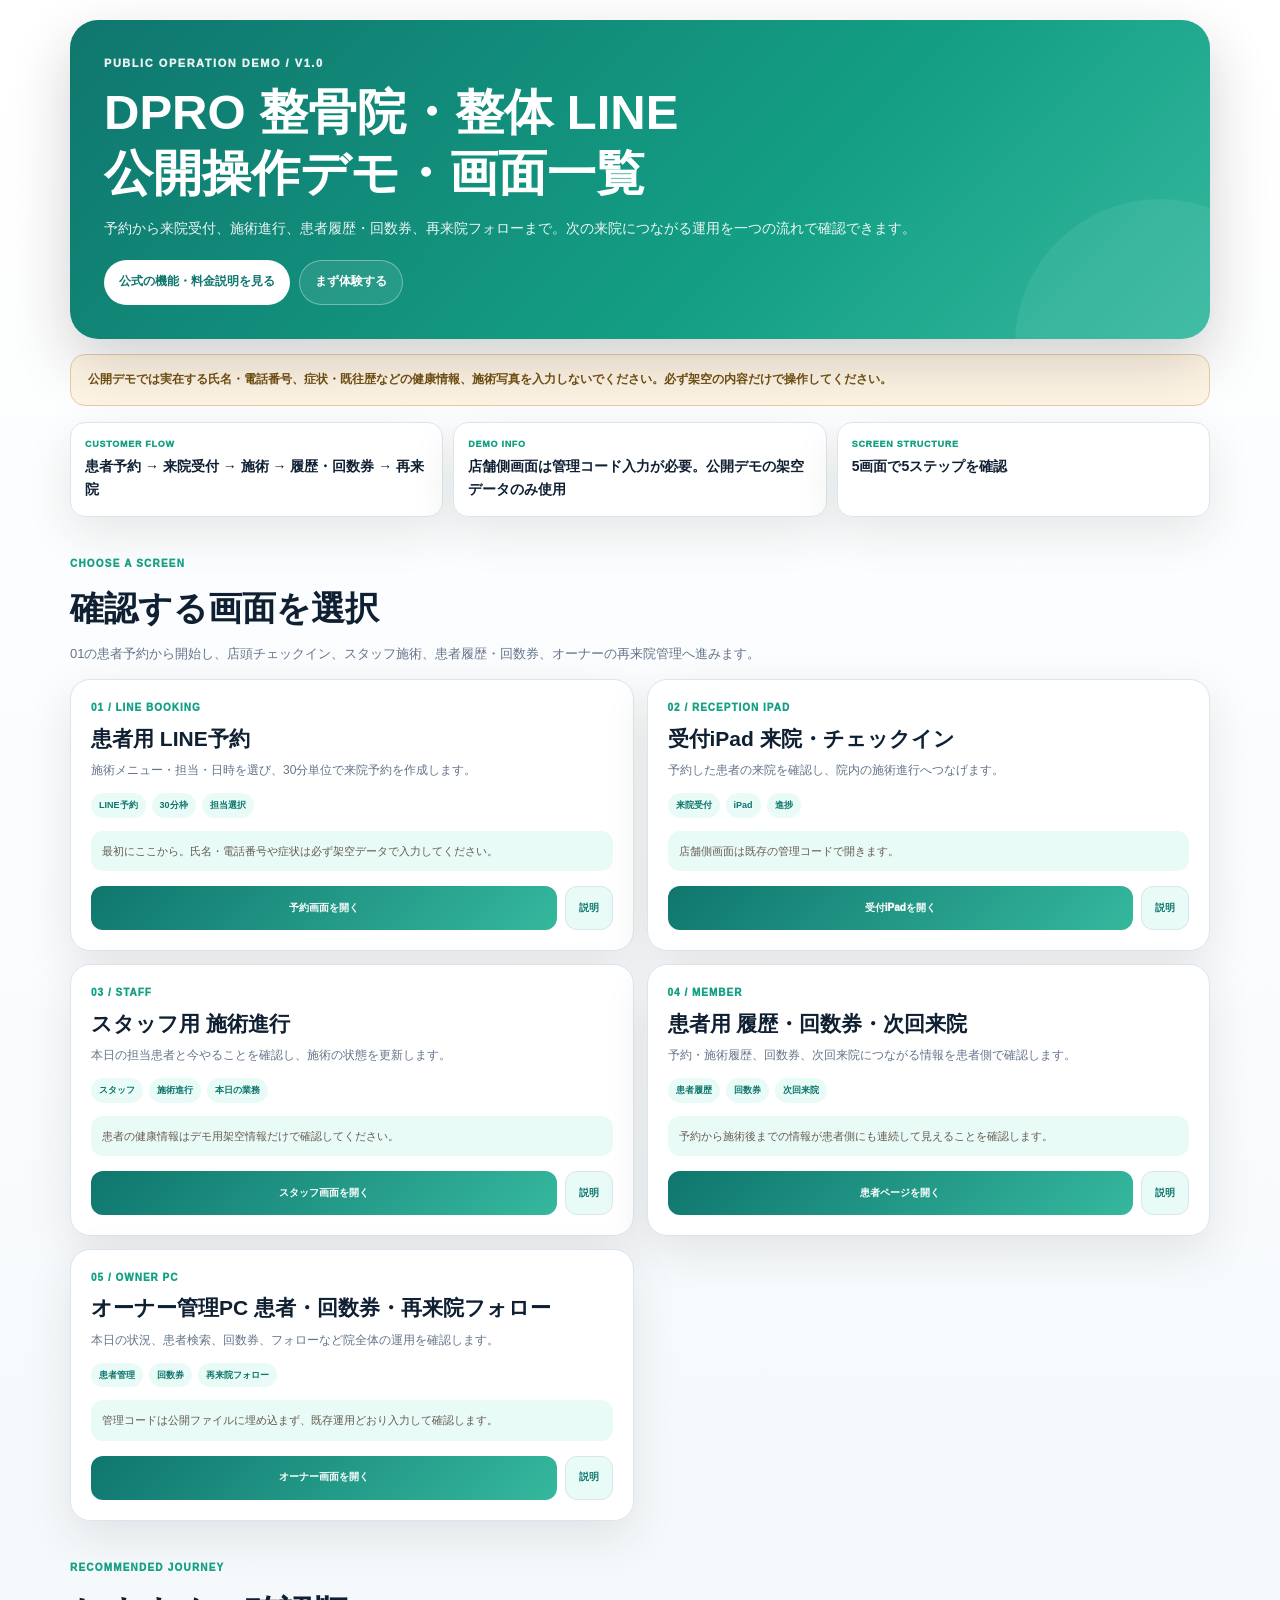
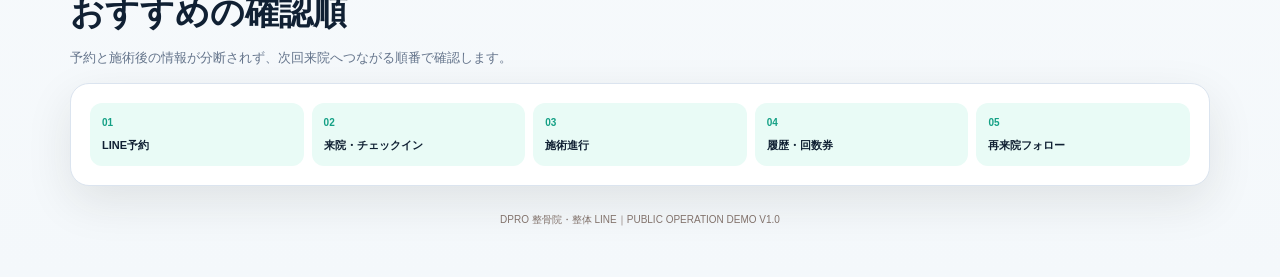
<file: demo-guide.html>
<!doctype html>
<!-- DPRO LIVE DEMO COMMON TEMPLATE V1.0 LOCK / CONFIGURABLE TEMPLATE -->
<html lang="ja">
<head>
<meta charset="utf-8">
<meta name="viewport" content="width=device-width,initial-scale=1,viewport-fit=cover">
<meta name="robots" content="noindex,nofollow,noarchive">
<title id="pageTitle">DPRO 公開操作デモ・画面一覧</title>
<style>
:root{
  --bg:#f4f8fb;--card:#fff;--ink:#102033;--muted:#64748b;--line:#dbe4ef;
  --brand:#14a085;--deep:#0f766e;--brand2:#35b89e;--soft:#e9fbf6;
  --shadow:0 16px 46px rgba(44,37,32,.10)
}
*{box-sizing:border-box}
html{background:var(--bg);scroll-behavior:smooth}
body{margin:0;min-height:100vh;color:var(--ink);font-family:-apple-system,BlinkMacSystemFont,"Segoe UI","Noto Sans JP","Yu Gothic UI",Meiryo,sans-serif;line-height:1.65;background:linear-gradient(180deg,#fff 0%,var(--bg) 100%)}
a{color:inherit}.page{width:min(1140px,calc(100% - 24px));margin:0 auto;padding:20px 0 48px}
.hero{position:relative;overflow:hidden;padding:34px;border-radius:28px;color:#fff;background:linear-gradient(135deg,var(--deep),var(--brand) 63%,var(--brand2));box-shadow:0 23px 58px rgba(35,30,27,.20)}
.hero:after{content:"";position:absolute;right:-95px;bottom:-150px;width:290px;height:290px;border-radius:50%;background:rgba(255,255,255,.07)}
.kicker{position:relative;z-index:1;font-size:11px;font-weight:1000;letter-spacing:.14em;opacity:.9}
.hero h1{position:relative;z-index:1;margin:10px 0 0;font-size:clamp(28px,5vw,49px);line-height:1.24}
.hero p{position:relative;z-index:1;max-width:830px;margin:13px 0 0;font-size:14px;opacity:.93}
.hero-actions{position:relative;z-index:1;display:flex;gap:9px;flex-wrap:wrap;margin-top:20px}
.button{min-height:45px;display:inline-flex;align-items:center;justify-content:center;padding:9px 15px;border-radius:999px;text-decoration:none;font-size:12px;font-weight:950}
.button-light{color:var(--deep);background:#fff}.button-ghost{color:#fff;border:1px solid rgba(255,255,255,.35);background:rgba(255,255,255,.09)}
.notice{margin-top:15px;padding:15px 17px;border:1px solid #e5cda3;border-radius:15px;background:#fff5e5;color:#725013;font-size:12px;font-weight:760}
.demo-info{margin-top:16px;display:grid;grid-template-columns:repeat(3,minmax(0,1fr));gap:10px}
.demo-info>div{padding:14px;border:1px solid var(--line);border-radius:15px;background:rgba(255,255,255,.96);box-shadow:var(--shadow)}
.demo-info small{display:block;color:var(--brand);font-size:9px;font-weight:1000;letter-spacing:.08em}.demo-info strong{display:block;margin-top:4px;font-size:14px}
.section-head{margin:32px 0 15px}.section-head small{color:var(--brand);font-size:10px;font-weight:1000;letter-spacing:.12em}.section-head h2{margin:5px 0 0;font-size:clamp(23px,4vw,34px)}.section-head p{max-width:840px;margin:7px 0 0;color:var(--muted);font-size:13px}
.grid{display:grid;grid-template-columns:repeat(2,minmax(0,1fr));gap:13px}
.card{min-width:0;padding:20px;border:1px solid var(--line);border-radius:20px;background:rgba(255,255,255,.98);box-shadow:var(--shadow)}
.card-number{color:var(--brand);font-size:10px;font-weight:1000;letter-spacing:.1em}.card h3{margin:7px 0 0;font-size:21px;line-height:1.4}.card p{margin:8px 0 0;color:var(--muted);font-size:12px}
.pills{display:flex;gap:6px;flex-wrap:wrap;margin-top:12px}.pills span{padding:5px 8px;border-radius:999px;background:var(--soft);color:var(--deep);font-size:9px;font-weight:900}
.card-note{margin-top:13px;padding:11px;border-radius:12px;background:var(--soft);color:#675a54;font-size:11px}.card-note b{color:var(--deep)}
.card-actions{display:grid;grid-template-columns:1fr auto;gap:8px;margin-top:15px}
.open,.official{min-height:44px;display:flex;align-items:center;justify-content:center;padding:9px 13px;border-radius:12px;text-decoration:none;font-size:10px;font-weight:950}
.open{color:#fff;background:linear-gradient(135deg,var(--deep),var(--brand2))}.official{color:var(--deep);border:1px solid var(--line);background:var(--soft)}
.flow{margin-top:14px;padding:19px;border:1px solid var(--line);border-radius:19px;background:#fff;box-shadow:var(--shadow)}
.flow-grid{display:grid;grid-template-columns:repeat(var(--flow-cols,5),minmax(0,1fr));gap:8px}
.flow-step{padding:12px;border-radius:12px;background:var(--soft)}.flow-step b{display:block;color:var(--brand);font-size:10px}.flow-step strong{display:block;margin-top:4px;font-size:11px}.flow-step.same{border:1px dashed #cdbfb6}
.footer{margin-top:26px;color:#82736c;font-size:10px;text-align:center}
@media(max-width:900px){.flow-grid{grid-template-columns:repeat(2,minmax(0,1fr))}}
@media(max-width:760px){.hero{padding:25px 20px}.demo-info,.grid,.flow-grid{grid-template-columns:1fr}}
@media(max-width:420px){.page{width:min(100% - 16px,1140px)}.card-actions{grid-template-columns:1fr}}
</style>
</head>
<body>
<main class="page">
<section class="hero">
  <div class="kicker">PUBLIC OPERATION DEMO / V1.0</div>
  <h1 id="heroTitle"></h1>
  <p id="heroCopy"></p>
  <div class="hero-actions">
    <a class="button button-light" id="officialLink">公式の機能・料金説明を見る</a>
    <a class="button button-ghost" id="primaryDemoLink">まず体験する</a>
  </div>
</section>

<div class="notice" id="notice"></div>

<section class="demo-info" id="quickInfo" aria-label="デモ利用情報"></section>

<div class="section-head">
  <small>CHOOSE A SCREEN</small>
  <h2>確認する画面を選択</h2>
  <p id="screenIntro"></p>
</div>

<section class="grid" id="screenGrid"></section>

<div class="section-head">
  <small>RECOMMENDED JOURNEY</small>
  <h2>おすすめの確認順</h2>
  <p id="journeyIntro"></p>
</div>
<section class="flow"><div class="flow-grid" id="flowGrid"></div></section>

<div class="footer" id="footer"></div>
</main>

<script>
/*
  DPRO LIVE DEMO COMMON TEMPLATE V1.0
  ------------------------------------------------------------
  変更してよいのは CONFIG の値とCSS変数のブランド色のみ。
  DOM骨格・セクション順・公開注意・CHOOSE A SCREEN・
  RECOMMENDED JOURNEYはCOMMON TEMPLATE V1.0 LOCK対象。
*/
const CONFIG = {
  "systemName": "DPRO 整骨院・整体 LINE",
  "pageTitle": "DPRO 整骨院・整体 LINE｜公開操作デモ・画面一覧",
  "heroCopy": "予約から来院受付、施術進行、患者履歴・回数券、再来院フォローまで。次の来院につながる運用を一つの流れで確認できます。",
  "officialUrl": "https://dpromstk2000-lab.github.io/dpro-line-systems-site/lp-seitai.html",
  "primaryDemoUrl": "index.html",
  "notice": "公開デモでは実在する氏名・電話番号、症状・既往歴などの健康情報、施術写真を入力しないでください。必ず架空の内容だけで操作してください。",
  "screenIntro": "01の患者予約から開始し、店頭チェックイン、スタッフ施術、患者履歴・回数券、オーナーの再来院管理へ進みます。",
  "journeyIntro": "予約と施術後の情報が分断されず、次回来院へつながる順番で確認します。",
  "adminCode": "",
  "quickInfo": [
    {
      "label": "CUSTOMER FLOW",
      "text": "患者予約 → 来院受付 → 施術 → 履歴・回数券 → 再来院"
    },
    {
      "label": "DEMO INFO",
      "text": "店舗側画面は管理コード入力が必要。公開デモの架空データのみ使用"
    },
    {
      "label": "SCREEN STRUCTURE",
      "text": "5画面で5ステップを確認"
    }
  ],
  "screens": [
    {
      "step": "01 / LINE BOOKING",
      "title": "患者用\nLINE予約",
      "description": "施術メニュー・担当・日時を選び、30分単位で来院予約を作成します。",
      "tags": [
        "LINE予約",
        "30分枠",
        "担当選択"
      ],
      "note": "最初にここから。氏名・電話番号や症状は必ず架空データで入力してください。",
      "url": "index.html",
      "cta": "予約画面を開く",
      "officialUrl": "https://dpromstk2000-lab.github.io/dpro-line-systems-site/lp-seitai.html"
    },
    {
      "step": "02 / RECEPTION IPAD",
      "title": "受付iPad\n来院・チェックイン",
      "description": "予約した患者の来院を確認し、院内の施術進行へつなげます。",
      "tags": [
        "来院受付",
        "iPad",
        "進捗"
      ],
      "note": "店舗側画面は既存の管理コードで開きます。",
      "url": "owner-ipad.html",
      "cta": "受付iPadを開く",
      "officialUrl": "https://dpromstk2000-lab.github.io/dpro-line-systems-site/lp-seitai.html"
    },
    {
      "step": "03 / STAFF",
      "title": "スタッフ用\n施術進行",
      "description": "本日の担当患者と今やることを確認し、施術の状態を更新します。",
      "tags": [
        "スタッフ",
        "施術進行",
        "本日の業務"
      ],
      "note": "患者の健康情報はデモ用架空情報だけで確認してください。",
      "url": "staff.html",
      "cta": "スタッフ画面を開く",
      "officialUrl": "https://dpromstk2000-lab.github.io/dpro-line-systems-site/lp-seitai.html"
    },
    {
      "step": "04 / MEMBER",
      "title": "患者用\n履歴・回数券・次回来院",
      "description": "予約・施術履歴、回数券、次回来院につながる情報を患者側で確認します。",
      "tags": [
        "患者履歴",
        "回数券",
        "次回来院"
      ],
      "note": "予約から施術後までの情報が患者側にも連続して見えることを確認します。",
      "url": "member.html",
      "cta": "患者ページを開く",
      "officialUrl": "https://dpromstk2000-lab.github.io/dpro-line-systems-site/lp-seitai.html"
    },
    {
      "step": "05 / OWNER PC",
      "title": "オーナー管理PC\n患者・回数券・再来院フォロー",
      "description": "本日の状況、患者検索、回数券、フォローなど院全体の運用を確認します。",
      "tags": [
        "患者管理",
        "回数券",
        "再来院フォロー"
      ],
      "note": "管理コードは公開ファイルに埋め込まず、既存運用どおり入力して確認します。",
      "url": "owner.html",
      "cta": "オーナー画面を開く",
      "officialUrl": "https://dpromstk2000-lab.github.io/dpro-line-systems-site/lp-seitai.html"
    }
  ],
  "journey": [
    {
      "step": "01",
      "text": "LINE予約"
    },
    {
      "step": "02",
      "text": "来院・チェックイン"
    },
    {
      "step": "03",
      "text": "施術進行"
    },
    {
      "step": "04",
      "text": "履歴・回数券"
    },
    {
      "step": "05",
      "text": "再来院フォロー"
    }
  ]
};

document.documentElement.style.setProperty("--flow-cols", String(Math.min(CONFIG.journey.length, 7)));
document.title = CONFIG.pageTitle;
document.getElementById("heroTitle").innerHTML = `${CONFIG.systemName}<br>公開操作デモ・画面一覧`;
document.getElementById("heroCopy").textContent = CONFIG.heroCopy;
document.getElementById("officialLink").href = CONFIG.officialUrl;
document.getElementById("primaryDemoLink").href = CONFIG.primaryDemoUrl;
document.getElementById("notice").textContent = CONFIG.notice;
document.getElementById("screenIntro").textContent = CONFIG.screenIntro;
document.getElementById("journeyIntro").textContent = CONFIG.journeyIntro;
document.getElementById("footer").textContent = `${CONFIG.systemName}｜PUBLIC OPERATION DEMO V1.0`;

document.getElementById("quickInfo").innerHTML = CONFIG.quickInfo.map(x =>
  `<div><small>${x.label}</small><strong>${x.text}</strong></div>`
).join("");

document.getElementById("screenGrid").innerHTML = CONFIG.screens.map(x => `
  <article class="card">
    <div class="card-number">${x.step}</div>
    <h3>${x.title}</h3>
    <p>${x.description}</p>
    <div class="pills">${x.tags.map(t => `<span>${t}</span>`).join("")}</div>
    <div class="card-note">${x.note}</div>
    <div class="card-actions">
      <a class="open" href="${x.url}">${x.cta}</a>
      <a class="official" href="${x.officialUrl}">説明</a>
    </div>
  </article>
`).join("");

document.getElementById("flowGrid").innerHTML = CONFIG.journey.map(x => `
  <div class="flow-step${x.sameScreen ? " same" : ""}">
    <b>${x.step}${x.sameScreen ? " / SAME SCREEN" : ""}</b>
    <strong>${x.text}</strong>
  </div>
`).join("");
</script>
</body>
</html>
</file>
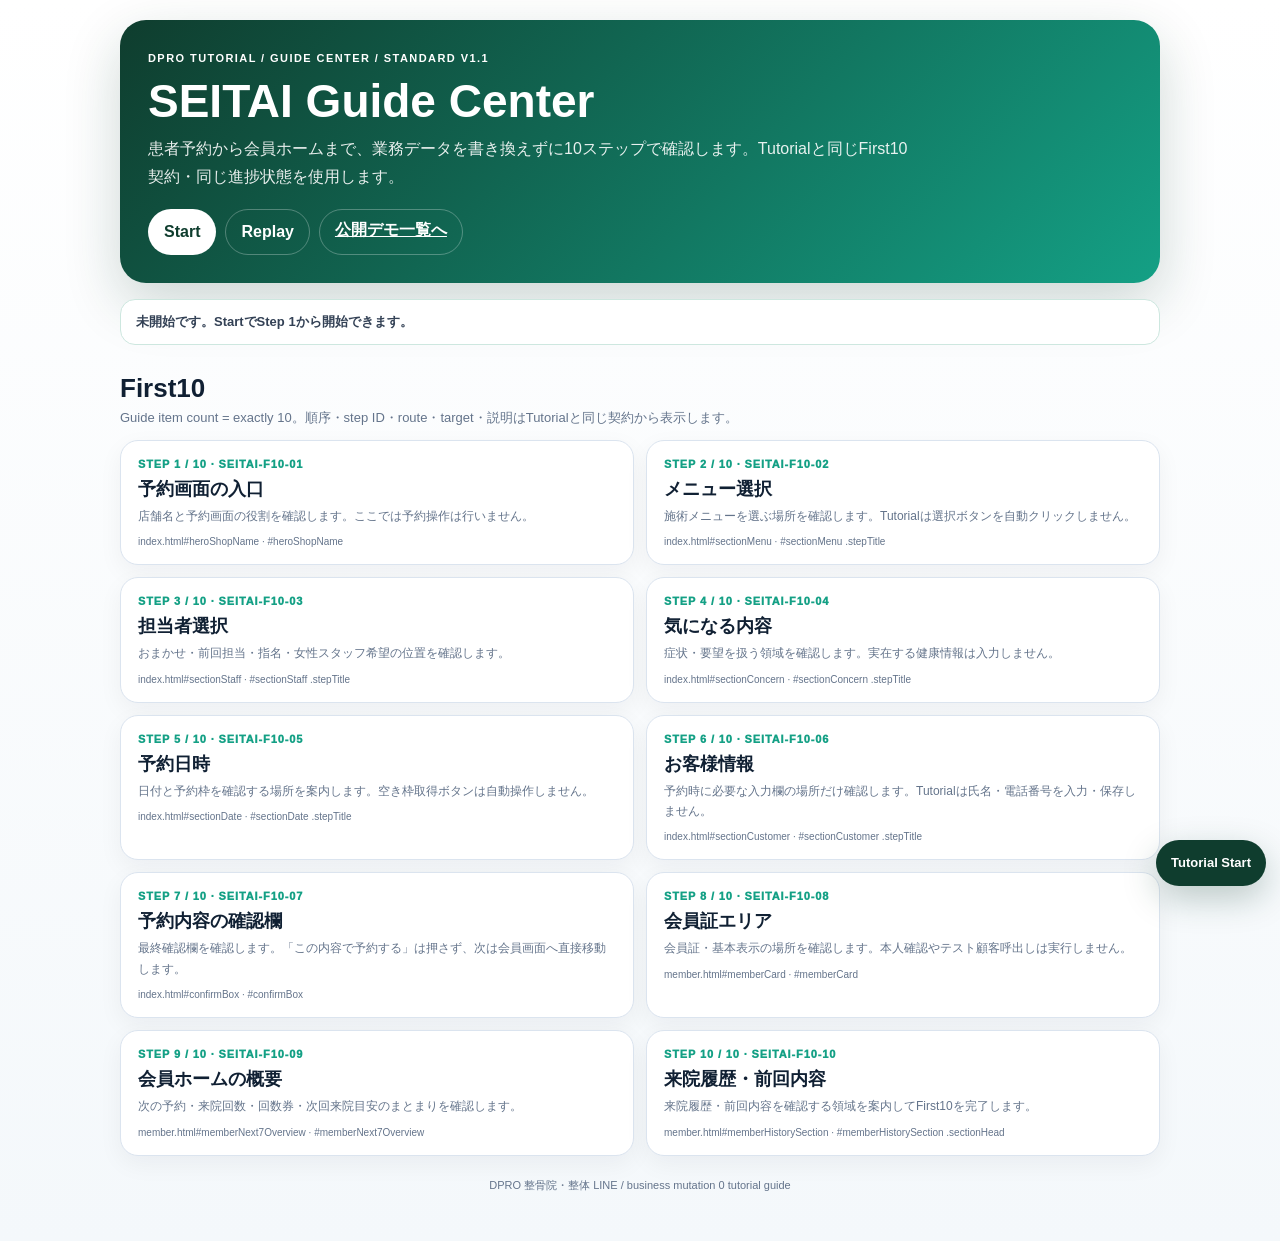
<file: guide-center.html>
<!doctype html>
<html lang="ja">
<head>
  <meta charset="utf-8">
  <meta name="viewport" content="width=device-width,initial-scale=1,viewport-fit=cover">
  <meta name="robots" content="noindex,nofollow,noarchive">
  <title>DPRO 整骨院・整体 LINE｜Guide Center</title>
  <link rel="stylesheet" href="./tutorial.css?v=seitai-tutorial-v1-1">
  <style>
    :root{--bg:#f4f8fb;--card:#fff;--ink:#102033;--muted:#64748b;--line:#dbe4ef;--brand:#14a085;--deep:#0f3d2e;--soft:#e9fbf6}
    *{box-sizing:border-box}html{background:var(--bg)}body{margin:0;color:var(--ink);font-family:-apple-system,BlinkMacSystemFont,"Segoe UI","Noto Sans JP",sans-serif;background:linear-gradient(180deg,#fff,#f4f8fb)}
    button,a{font:inherit}.wrap{width:min(1040px,calc(100% - 24px));margin:0 auto;padding:20px 0 48px}
    .hero{padding:28px;border-radius:26px;background:linear-gradient(135deg,var(--deep),var(--brand));color:#fff;box-shadow:0 20px 56px rgba(15,61,46,.2)}
    .hero small{font-size:11px;font-weight:900;letter-spacing:.13em}.hero h1{margin:9px 0 7px;font-size:clamp(28px,5vw,46px);line-height:1.15}.hero p{margin:0;max-width:760px;opacity:.9;line-height:1.75}
    .controls{display:flex;gap:9px;flex-wrap:wrap;margin-top:18px}.btn{min-height:46px;padding:10px 15px;border:1px solid rgba(255,255,255,.28);border-radius:999px;background:#fff;color:var(--deep);font-weight:900;cursor:pointer}.btn.ghost{background:transparent;color:#fff}.btn[hidden]{display:none}
    .btn:focus,.guideItem:focus{outline:3px solid #f59e0b;outline-offset:3px}
    .status{margin-top:16px;padding:13px 15px;border:1px solid #cde7df;border-radius:15px;background:#fff;color:#334155;font-size:13px;font-weight:800}
    .head{margin:28px 0 13px}.head h2{margin:0;font-size:26px}.head p{margin:5px 0 0;color:var(--muted);font-size:13px}
    .grid{display:grid;grid-template-columns:repeat(2,minmax(0,1fr));gap:12px}.guideItem{padding:17px;border:1px solid var(--line);border-radius:18px;background:var(--card);box-shadow:0 8px 24px rgba(15,23,42,.05)}
    .guideItem.current{border-color:var(--brand);box-shadow:0 0 0 3px rgba(20,160,133,.12)}.guideItem.done{background:#f0fdf4}
    .guideNo{color:var(--brand);font-size:11px;font-weight:950;letter-spacing:.08em}.guideItem h3{margin:7px 0 5px;font-size:18px}.guideItem p{margin:0;color:var(--muted);font-size:12px;line-height:1.7}.route{margin-top:10px;color:#64748b;font-size:10px;word-break:break-all}
    .footer{margin-top:22px;color:#64748b;font-size:11px;text-align:center}
    @media(max-width:680px){.wrap{width:min(100% - 16px,1040px);padding-top:8px}.hero{padding:20px;border-radius:20px}.grid{grid-template-columns:1fr}.controls{display:grid}.btn{width:100%}}
  </style>
</head>
<body>
<main class="wrap">
  <section class="hero">
    <small>DPRO TUTORIAL / GUIDE CENTER / STANDARD V1.1</small>
    <h1>SEITAI Guide Center</h1>
    <p>患者予約から会員ホームまで、業務データを書き換えずに10ステップで確認します。Tutorialと同じFirst10契約・同じ進捗状態を使用します。</p>
    <div class="controls">
      <button class="btn" id="guideStartBtn" type="button">Start</button>
      <button class="btn" id="guideResumeBtn" type="button" hidden>Resume</button>
      <button class="btn ghost" id="guideReplayBtn" type="button">Replay</button>
      <a class="btn ghost" href="./demo-guide.html">公開デモ一覧へ</a>
    </div>
  </section>
  <div class="status" id="guideState">進捗を確認しています。</div>
  <div class="head"><h2>First10</h2><p>Guide item count = exactly 10。順序・step ID・route・target・説明はTutorialと同じ契約から表示します。</p></div>
  <section class="grid" id="guideGrid" aria-label="SEITAI First10 Guide"></section>
  <div class="footer">DPRO 整骨院・整体 LINE / business mutation 0 tutorial guide</div>
</main>
<script src="./tutorial.js?v=seitai-tutorial-v1-1"></script>
<script>
(() => {
  "use strict";
  const api = window.DPRO_TUTORIAL_SEITAI;
  const grid = document.getElementById("guideGrid");
  const stateBox = document.getElementById("guideState");
  const resumeBtn = document.getElementById("guideResumeBtn");
  function render(){
    const state = api.getState();
    grid.innerHTML = "";
    api.contract.forEach((step,index)=>{
      const article=document.createElement("article");
      article.className="guideItem";
      article.tabIndex=0;
      article.dataset.stepId=step.id;
      article.dataset.stepOrder=String(step.order);
      article.dataset.route=step.route;
      article.dataset.primary=step.primary;
      if(state && !state.completed && state.step===index) article.classList.add("current");
      if(state && (state.completed || state.step>index)) article.classList.add("done");
      article.innerHTML=`<div class="guideNo">STEP ${step.order} / 10 · ${step.id}</div><h3>${step.title}</h3><p>${step.copy}</p><div class="route">${step.route}${step.hash} · ${step.primary}</div>`;
      grid.appendChild(article);
    });
    const resumable=api.hasResumableState();
    resumeBtn.hidden=!resumable;
    if(!state) stateBox.textContent="未開始です。StartでStep 1から開始できます。";
    else if(state.completed) stateBox.textContent=state.skipped?"Skip済みです。ReplayでStep 1から再開できます。":"完了済みです。ReplayでStep 1から再確認できます。";
    else stateBox.textContent=`保存中の進捗：Step ${state.step+1} / 10。Resumeで同じStepから続けられます。`;
  }
  document.getElementById("guideStartBtn").addEventListener("click",()=>api.start());
  resumeBtn.addEventListener("click",()=>api.resume());
  document.getElementById("guideReplayBtn").addEventListener("click",()=>api.replay());
  window.addEventListener("dpro-tutorial-state",render);
  render();
})();
</script>
</body>
</html>
</file>
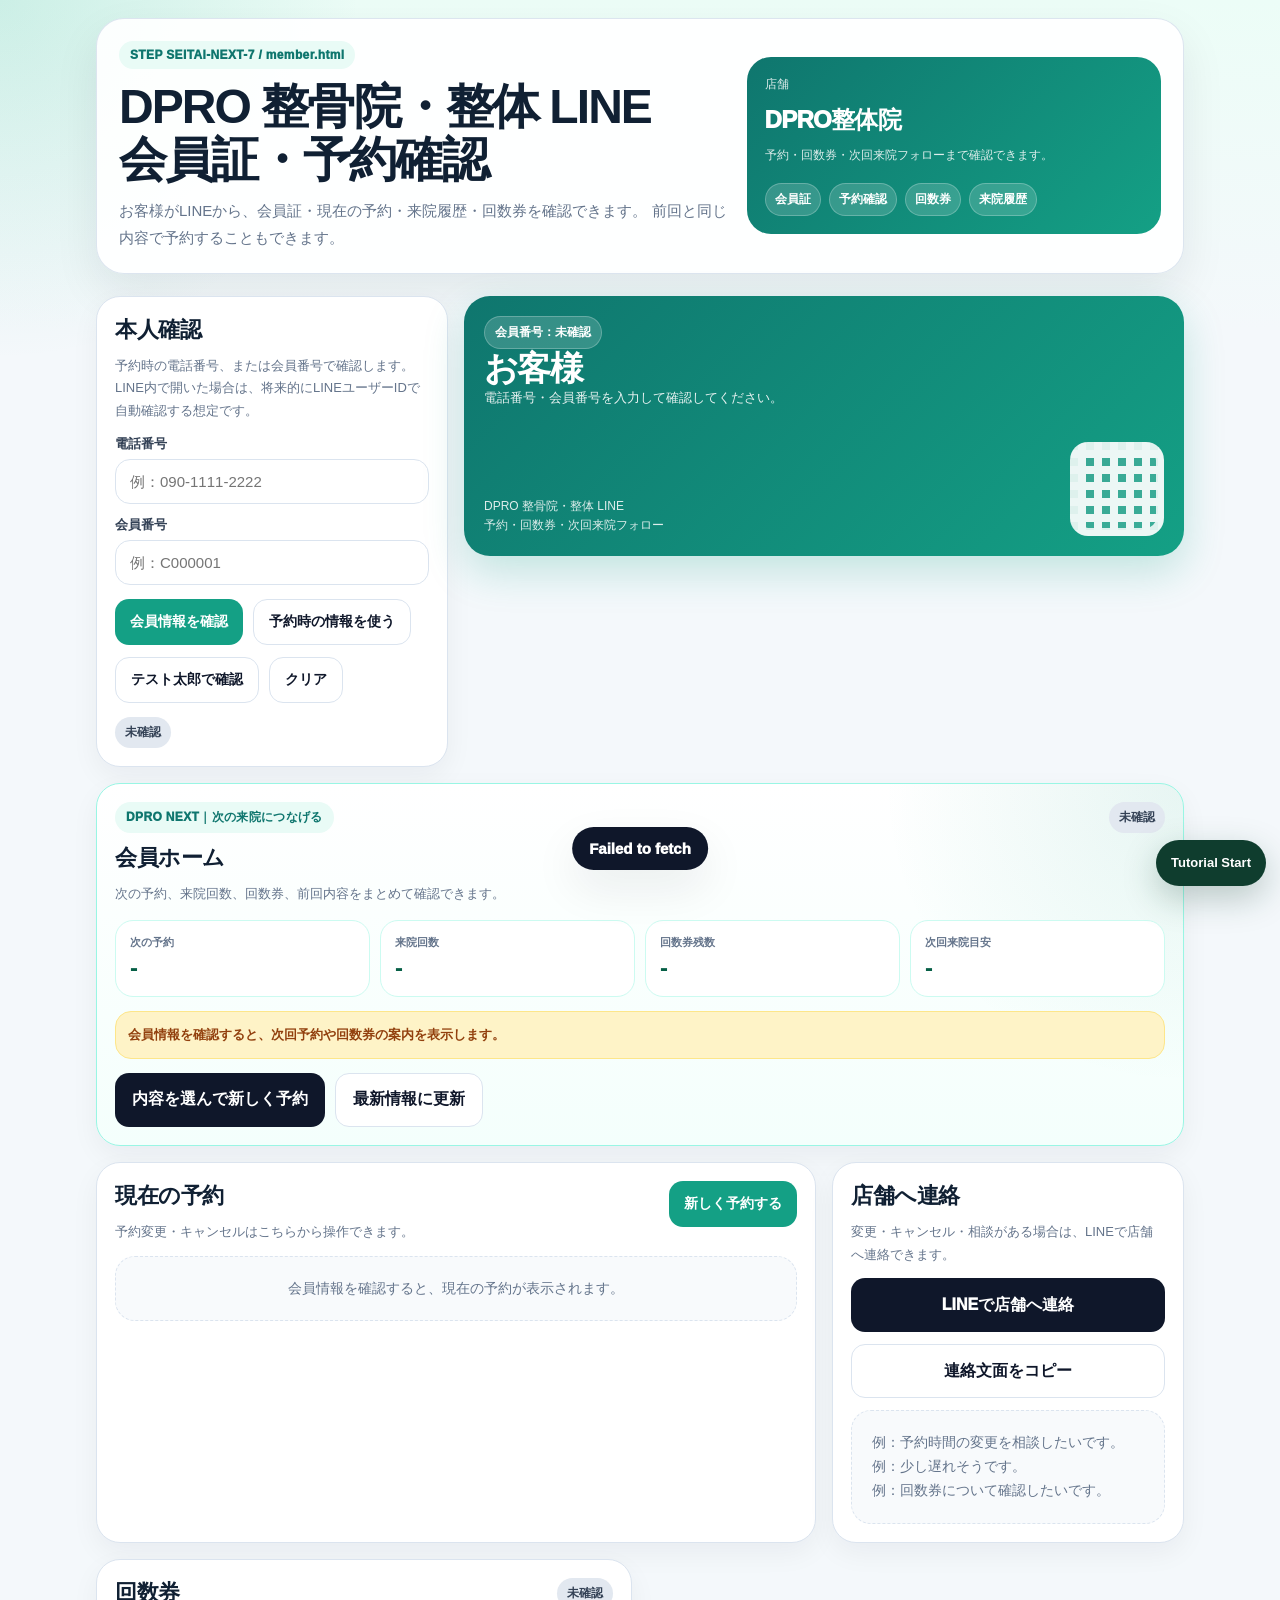
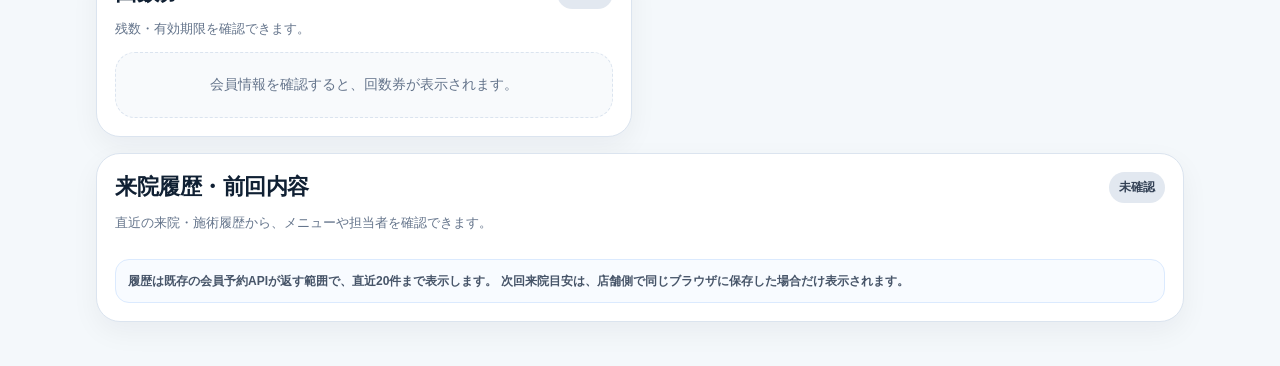
<file: member.html>
<!doctype html>
<!-- STEP SEITAI-NEXT-10 COMPLETE / 20260724 -->
<html lang="ja">
<head>
  <meta charset="utf-8" />
  <meta name="viewport" content="width=device-width,initial-scale=1,viewport-fit=cover" />
  <title>DPRO 整骨院・整体 LINE｜会員ホーム｜DPRO NEXT完成版</title>
  <script src="./config.js?v=seitai-next-10-complete"></script>
  <style>
    :root{
      --bg:#f4f8fb;
      --card:#ffffff;
      --ink:#102033;
      --muted:#64748b;
      --line:#dbe4ef;
      --brand:#14a085;
      --brand2:#0f766e;
      --soft:#e9fbf6;
      --ok:#16a34a;
      --warn:#f59e0b;
      --danger:#dc2626;
      --dark:#0f172a;
      --shadow:0 18px 45px rgba(15,23,42,.08);
      --radius:24px;
    }
    *{box-sizing:border-box}
    html{scroll-behavior:smooth}
    body{
      margin:0;
      font-family:-apple-system,BlinkMacSystemFont,"Segoe UI","Noto Sans JP",sans-serif;
      background:
        radial-gradient(circle at top left,rgba(20,160,133,.15),transparent 360px),
        linear-gradient(180deg,#ecfdf7 0%,#f4f8fb 330px,#f4f8fb 100%);
      color:var(--ink);
    }
    button,input,select,textarea{font:inherit}
    button{cursor:pointer}
    .wrap{width:min(1120px,100%);margin:0 auto;padding:0 16px}
    header{padding:18px 0 12px}
    .hero{
      background:rgba(255,255,255,.92);
      border:1px solid rgba(219,228,239,.95);
      border-radius:28px;
      box-shadow:var(--shadow);
      padding:22px;
      display:grid;
      grid-template-columns:1.25fr .85fr;
      gap:18px;
      align-items:center;
    }
    .badge{
      display:inline-flex;
      align-items:center;
      padding:7px 11px;
      border-radius:999px;
      background:var(--soft);
      color:var(--brand2);
      font-size:12px;
      font-weight:950;
      letter-spacing:.03em;
    }
    h1{
      margin:12px 0 10px;
      font-size:clamp(30px,5vw,48px);
      line-height:1.1;
      letter-spacing:-.04em;
    }
    h2{margin:0 0 10px;font-size:22px;letter-spacing:-.02em}
    h3{margin:14px 0 8px;font-size:16px}
    .lead{margin:0;color:var(--muted);line-height:1.8;font-size:15px}
    .heroPanel{
      background:linear-gradient(135deg,#0f766e,#14a085);
      color:#fff;
      border-radius:24px;
      padding:18px;
      min-height:160px;
      display:grid;
      align-content:center;
      gap:10px;
    }
    .shop{font-size:24px;font-weight:950;letter-spacing:-.03em}
    .mini{font-size:12px;opacity:.86;line-height:1.6}
    .chips{display:flex;gap:8px;flex-wrap:wrap;margin-top:8px}
    .chip{
      display:inline-flex;
      padding:7px 9px;
      border-radius:999px;
      background:rgba(255,255,255,.16);
      border:1px solid rgba(255,255,255,.24);
      color:#fff;
      font-size:12px;
      font-weight:900;
    }
    main{padding:10px 0 44px}
    .grid{display:grid;grid-template-columns:repeat(12,1fr);gap:16px}
    .card{
      background:var(--card);
      border:1px solid var(--line);
      border-radius:var(--radius);
      box-shadow:0 10px 28px rgba(15,23,42,.05);
      padding:18px;
    }
    .span4{grid-column:span 4}
    .span5{grid-column:span 5}
    .span6{grid-column:span 6}
    .span7{grid-column:span 7}
    .span8{grid-column:span 8}
    .span12{grid-column:span 12}
    .note{margin:7px 0 0;color:var(--muted);line-height:1.75;font-size:13px}
    label{
      display:block;
      margin:12px 0 6px;
      font-size:13px;
      font-weight:900;
      color:#334155;
    }
    input,select,textarea{
      width:100%;
      border:1px solid var(--line);
      border-radius:15px;
      padding:13px 14px;
      background:#fff;
      color:var(--ink);
      outline:none;
      font-size:15px;
    }
    textarea{min-height:90px;line-height:1.65;resize:vertical}
    input:focus,select:focus,textarea:focus{
      border-color:var(--brand);
      box-shadow:0 0 0 4px rgba(20,160,133,.12);
    }
    .row{display:flex;gap:10px;align-items:center;flex-wrap:wrap}
    .btn{
      border:0;
      border-radius:14px;
      padding:12px 15px;
      font-size:14px;
      font-weight:950;
      background:#e2e8f0;
      color:#0f172a;
      transition:.15s transform,.15s opacity,.15s background;
      text-decoration:none;
      display:inline-flex;
      align-items:center;
      justify-content:center;
      min-height:46px;
    }
    .btn:hover{transform:translateY(-1px)}
    .btn:disabled{opacity:.55;cursor:not-allowed;transform:none}
    .btn.primary{background:var(--brand);color:#fff}
    .btn.dark{background:var(--dark);color:#fff}
    .btn.warn{background:var(--warn);color:#fff}
    .btn.danger{background:var(--danger);color:#fff}
    .btn.ghost{background:#fff;border:1px solid var(--line)}
    .btn.large{font-size:16px;min-height:54px;padding:14px 17px}
    .status{
      display:inline-flex;
      align-items:center;
      padding:7px 10px;
      border-radius:999px;
      background:#e2e8f0;
      color:#334155;
      font-size:12px;
      font-weight:950;
      white-space:nowrap;
    }
    .status.ok{background:#dcfce7;color:#166534}
    .status.warn{background:#fef3c7;color:#92400e}
    .status.ng{background:#fee2e2;color:#991b1b}
    .memberCard{
      background:linear-gradient(135deg,#0f766e,#14a085);
      color:#fff;
      border-radius:26px;
      padding:20px;
      box-shadow:0 16px 40px rgba(20,160,133,.22);
      min-height:260px;
      display:grid;
      gap:12px;
    }
    .memberNo{
      display:inline-flex;
      align-items:center;
      width:max-content;
      padding:7px 10px;
      border-radius:999px;
      background:rgba(255,255,255,.16);
      border:1px solid rgba(255,255,255,.24);
      font-weight:950;
      font-size:12px;
    }
    .memberName{
      font-size:34px;
      font-weight:950;
      letter-spacing:-.05em;
      line-height:1.12;
    }
    .memberMeta{
      font-size:13px;
      opacity:.9;
      line-height:1.65;
    }
    .qrLike{
      width:94px;
      height:94px;
      border-radius:18px;
      background:
        linear-gradient(90deg,#fff 8px,transparent 8px) 0 0/16px 16px,
        linear-gradient(#fff 8px,transparent 8px) 0 0/16px 16px,
        rgba(255,255,255,.18);
      border:8px solid rgba(255,255,255,.92);
      opacity:.92;
    }
    .memberBottom{
      display:flex;
      justify-content:space-between;
      gap:12px;
      align-items:end;
    }
    .list{display:grid;gap:12px;margin-top:12px}
    .item{
      border:1px solid #e5edf6;
      border-radius:20px;
      background:#fbfdff;
      padding:15px;
      display:grid;
      gap:10px;
    }
    .item.active{border-color:#bbf7d0;background:#f0fdf4}
    .itemTop{
      display:flex;
      justify-content:space-between;
      align-items:flex-start;
      gap:12px;
    }
    .itemTitle{
      font-size:18px;
      font-weight:950;
      line-height:1.45;
      letter-spacing:-.03em;
    }
    .itemMeta{
      color:var(--muted);
      font-size:13px;
      line-height:1.65;
      margin-top:4px;
    }
    .pill{
      display:inline-flex;
      padding:5px 8px;
      border-radius:999px;
      background:#eef2ff;
      color:#3730a3;
      font-size:11px;
      font-weight:950;
      white-space:nowrap;
    }
    .pill.green{background:#dcfce7;color:#166534}
    .pill.orange{background:#ffedd5;color:#9a3412}
    .pill.red{background:#fee2e2;color:#991b1b}
    .pill.gray{background:#e2e8f0;color:#334155}
    .ticketGauge{
      height:12px;
      background:#e2e8f0;
      border-radius:999px;
      overflow:hidden;
      margin-top:8px;
    }
    .ticketGauge > span{
      display:block;
      height:100%;
      width:0%;
      background:linear-gradient(90deg,#14a085,#0f766e);
      border-radius:999px;
    }

    .alert{
      border-radius:16px;
      padding:12px;
      background:#fef3c7;
      color:#92400e;
      border:1px solid #fde68a;
      font-size:13px;
      line-height:1.65;
      font-weight:850;
      margin-top:10px;
    }
    .alert.ok{
      background:#dcfce7;
      color:#166534;
      border-color:#bbf7d0;
    }
    .alert.danger{
      background:#fee2e2;
      color:#991b1b;
      border-color:#fecaca;
    }

    .empty{
      border:1px dashed var(--line);
      background:#f8fafc;
      border-radius:20px;
      padding:20px;
      text-align:center;
      color:var(--muted);
      line-height:1.7;
      font-size:14px;
    }
    .sectionHead{
      display:flex;
      justify-content:space-between;
      gap:12px;
      align-items:flex-start;
      margin-bottom:10px;
    }
    .drawer{
      position:fixed;
      inset:0;
      z-index:220;
      display:none;
      background:rgba(15,23,42,.42);
      backdrop-filter:blur(5px);
      padding:18px;
      overflow:auto;
    }
    .drawer.open{display:block}
    .drawerInner{
      width:min(760px,100%);
      margin:0 auto;
      background:#fff;
      border:1px solid var(--line);
      border-radius:26px;
      box-shadow:0 26px 90px rgba(15,23,42,.28);
      padding:18px;
    }
    .drawerHead{
      display:flex;
      justify-content:space-between;
      gap:12px;
      align-items:flex-start;
      border-bottom:1px solid var(--line);
      padding-bottom:12px;
      margin-bottom:12px;
    }
    .slots{
      display:grid;
      grid-template-columns:repeat(4,minmax(0,1fr));
      gap:8px;
      margin-top:12px;
    }
    .slot{
      border:1px solid #bbf7d0;
      background:#ecfdf5;
      color:#047857;
      border-radius:13px;
      padding:10px 8px;
      font-size:13px;
      font-weight:950;
      text-align:center;
    }
    .slot.selected{
      background:var(--brand);
      color:#fff;
      border-color:var(--brand2);
      box-shadow:0 8px 18px rgba(20,160,133,.22);
    }
    .toast{
      position:fixed;
      left:50%;
      bottom:18px;
      transform:translateX(-50%);
      background:#0f172a;
      color:#fff;
      border-radius:999px;
      padding:13px 17px;
      box-shadow:var(--shadow);
      font-size:15px;
      font-weight:950;
      opacity:0;
      pointer-events:none;
      transition:.2s;
      z-index:300;
      max-width:calc(100% - 28px);
      text-align:center;
    }
    .toast.show{opacity:1;bottom:30px}
    .loading{
      display:inline-block;
      width:14px;height:14px;
      border:2px solid rgba(255,255,255,.55);
      border-top-color:#fff;
      border-radius:999px;
      animation:spin .7s linear infinite;
      vertical-align:-2px;
      margin-right:6px;
    }
    @keyframes spin{to{transform:rotate(360deg)}}
    @media(max-width:920px){
      .hero{grid-template-columns:1fr}
      .span4,.span5,.span6,.span7,.span8{grid-column:span 12}
      .slots{grid-template-columns:repeat(3,minmax(0,1fr))}
    }
    @media(max-width:560px){
      .wrap{padding:0 12px}
      header{padding-top:12px}
      .hero,.card{border-radius:20px;padding:16px}
      .grid{gap:12px}
      .memberName{font-size:30px}
      .itemTop{display:block}
      .itemTop .pill{margin-top:8px}
      .btn{width:100%}
      .row .btn{width:auto}
      .slots{grid-template-columns:repeat(2,minmax(0,1fr))}
    }

    /* DPRO NEXT-7: member history and repeat reservation */
    .memberNext7Overview{
      border:1px solid #99f6e4;
      background:
        radial-gradient(circle at top right,rgba(20,160,133,.10),transparent 300px),
        linear-gradient(180deg,#ffffff,#f4fffc);
    }
    .next7Metrics{
      display:grid;
      grid-template-columns:repeat(4,minmax(0,1fr));
      gap:10px;
      margin-top:14px;
    }
    .next7Metric{
      border:1px solid #ccfbf1;
      border-radius:18px;
      background:#fff;
      padding:14px;
      min-width:0;
    }
    .next7Metric span{
      display:block;
      color:#64748b;
      font-size:11px;
      font-weight:900;
    }
    .next7Metric b{
      display:block;
      margin-top:4px;
      color:#065f46;
      font-size:24px;
      line-height:1.2;
      letter-spacing:-.03em;
      word-break:break-word;
    }
    .next7ActionRow{
      display:flex;
      gap:10px;
      flex-wrap:wrap;
      align-items:center;
      margin-top:14px;
    }
    .historyList{
      display:grid;
      gap:10px;
      margin-top:12px;
    }
    .historyItem{
      border:1px solid #e2e8f0;
      border-radius:18px;
      background:#fff;
      padding:14px;
    }
    .historyTop{
      display:flex;
      justify-content:space-between;
      gap:12px;
      align-items:flex-start;
    }
    .historyTitle{
      font-size:17px;
      font-weight:950;
      line-height:1.45;
    }
    .historyMeta{
      margin-top:5px;
      color:#64748b;
      font-size:12px;
      line-height:1.7;
    }
    .historyActions{
      display:flex;
      gap:8px;
      flex-wrap:wrap;
      margin-top:10px;
    }
    .next7ScopeNote{
      margin-top:12px;
      padding:11px 12px;
      border:1px solid #dbeafe;
      border-radius:14px;
      background:#f8fbff;
      color:#475569;
      font-size:12px;
      line-height:1.7;
      font-weight:800;
    }
    @media(max-width:760px){
      .next7Metrics{grid-template-columns:repeat(2,minmax(0,1fr))}
    }
    @media(max-width:560px){
      .next7Metrics{grid-template-columns:1fr 1fr}
      .next7ActionRow{display:grid;grid-template-columns:1fr}
      .next7ActionRow .btn{width:100%}
      .historyTop{display:block}
      .historyTop .pill{margin-top:8px}
      .historyActions{display:grid;grid-template-columns:1fr}
      .historyActions .btn{width:100%}
    }

  </style>
  <link rel="stylesheet" href="./tutorial.css?v=seitai-tutorial-v1-1">
</head>

<body>
<header>
  <div class="wrap">
    <section class="hero">
      <div>
        <span class="badge">STEP SEITAI-NEXT-7 / member.html</span>
        <h1>DPRO 整骨院・整体 LINE<br>会員証・予約確認</h1>
        <p class="lead">
          お客様がLINEから、会員証・現在の予約・来院履歴・回数券を確認できます。
          前回と同じ内容で予約することもできます。
        </p>
      </div>
      <div class="heroPanel">
        <div class="mini">店舗</div>
        <div class="shop" id="shopNameView">DPRO整体院</div>
        <div class="mini" id="shopNoteView">予約・回数券・次回来院フォローまで確認できます。</div>
        <div class="chips">
          <span class="chip">会員証</span>
          <span class="chip">予約確認</span>
          <span class="chip">回数券</span>
          <span class="chip">来院履歴</span>
        </div>
      </div>
    </section>
  </div>
</header>

<main>
  <div class="wrap">
    <section class="grid">
      <div class="card span4">
        <h2>本人確認</h2>
        <p class="note">
          予約時の電話番号、または会員番号で確認します。
          LINE内で開いた場合は、将来的にLINEユーザーIDで自動確認する想定です。
        </p>

        <label for="lookupPhone">電話番号</label>
        <input id="lookupPhone" type="tel" placeholder="例：090-1111-2222" autocomplete="tel">

        <label for="lookupCustomerNo">会員番号</label>
        <input id="lookupCustomerNo" type="text" placeholder="例：C000001">

        <div class="row" style="margin-top:14px;">
          <button class="btn primary" id="lookupBtn" type="button">会員情報を確認</button>
          <button class="btn ghost" id="useSavedBtn" type="button">予約時の情報を使う</button>
        </div>

        <div class="row" style="margin-top:12px;">
          <button class="btn ghost" id="demoPhoneBtn" type="button">テスト太郎で確認</button>
          <button class="btn ghost" id="clearLookupBtn" type="button">クリア</button>
        </div>

        <div style="margin-top:14px;">
          <span class="status" id="lookupStatus">未確認</span>
        </div>
      </div>

      <div class="span8">
        <div class="memberCard" id="memberCard">
          <div>
            <span class="memberNo" id="memberNoView">会員番号：未確認</span>
            <div class="memberName" id="memberNameView">お客様</div>
            <div class="memberMeta" id="memberMetaView">
              電話番号・会員番号を入力して確認してください。
            </div>
          </div>

          <div class="memberBottom">
            <div>
              <div class="mini">DPRO 整骨院・整体 LINE</div>
              <div class="mini">予約・回数券・次回来院フォロー</div>
            </div>
            <div class="qrLike" aria-label="会員証QR風表示"></div>
          </div>
        </div>
      </div>

      
      <div class="card span12 memberNext7Overview" id="memberNext7Overview">
        <div class="sectionHead">
          <div>
            <span class="badge">DPRO NEXT｜次の来院につなげる</span>
            <h2 style="margin-top:10px;">会員ホーム</h2>
            <p class="note">次の予約、来院回数、回数券、前回内容をまとめて確認できます。</p>
          </div>
          <span class="status" id="memberNext7Status">未確認</span>
        </div>
        <div class="next7Metrics">
          <div class="next7Metric"><span>次の予約</span><b id="next7UpcomingView">-</b></div>
          <div class="next7Metric"><span>来院回数</span><b id="next7VisitCountView">-</b></div>
          <div class="next7Metric"><span>回数券残数</span><b id="next7TicketView">-</b></div>
          <div class="next7Metric"><span>次回来院目安</span><b id="next7GuideView">-</b></div>
        </div>
        <div id="recommendBox" class="alert" style="margin-top:14px;">
          会員情報を確認すると、次回予約や回数券の案内を表示します。
        </div>
        <div class="next7ActionRow">
          <a class="btn primary large" id="repeatLastReservationBtn" href="./index.html" style="display:none;">前回と同じ内容で予約</a>
          <a class="btn dark large" href="./index.html">内容を選んで新しく予約</a>
          <button class="btn ghost large" id="refreshMemberBtn" type="button">最新情報に更新</button>
        </div>
      </div>
<div class="card span8">
        <div class="sectionHead">
          <div>
            <h2>現在の予約</h2>
            <p class="note">予約変更・キャンセルはこちらから操作できます。</p>
          </div>
          <a class="btn primary" href="./index.html">新しく予約する</a>
        </div>
        <div id="reservationList" class="list"></div>
      </div>

      <div class="card span4">
        <h2>店舗へ連絡</h2>
        <p class="note">変更・キャンセル・相談がある場合は、LINEで店舗へ連絡できます。</p>
        <div class="list">
          <a class="btn dark large" id="lineContactBtn" href="#" target="_blank" rel="noopener">LINEで店舗へ連絡</a>
          <button class="btn ghost large" id="copyContactTextBtn" type="button">連絡文面をコピー</button>
        </div>
        <div class="empty" style="margin-top:12px;text-align:left;">
          例：予約時間の変更を相談したいです。<br>
          例：少し遅れそうです。<br>
          例：回数券について確認したいです。
        </div>
      </div>

      <div class="card span6">
        <div class="sectionHead">
          <div>
            <h2>回数券</h2>
            <p class="note">残数・有効期限を確認できます。</p>
          </div>
          <span class="status" id="ticketStatus">未確認</span>
        </div>
        <div id="ticketList" class="list"></div>
      </div>

      
      <div class="card span12" id="memberHistorySection">
        <div class="sectionHead">
          <div>
            <h2>来院履歴・前回内容</h2>
            <p class="note">直近の来院・施術履歴から、メニューや担当者を確認できます。</p>
          </div>
          <span class="status" id="historyStatus">未確認</span>
        </div>
        <div id="historyList" class="historyList"></div>
        <div class="next7ScopeNote">
          履歴は既存の会員予約APIが返す範囲で、直近20件まで表示します。
          次回来院目安は、店舗側で同じブラウザに保存した場合だけ表示されます。
        </div>
      </div>

    </section>
  </div>
</main>

<div class="drawer" id="changeDrawer">
  <div class="drawerInner">
    <div class="drawerHead">
      <div>
        <span class="badge">予約変更</span>
        <h2 style="margin-top:10px;">予約日時を変更</h2>
        <p class="note">メニューと日付を選ぶと、その日の空き時間を自動で表示します。定休日や満席の日は理由を表示します。</p>
      </div>
      <button class="btn ghost" id="closeChangeBtn" type="button">閉じる</button>
    </div>

    <label for="changeMenu">メニュー</label>
    <select id="changeMenu"></select>

    <label for="changeDate">変更希望日</label>
    <input id="changeDate" type="date">
    <div class="note" id="changeDateLabel">日付を選んでください。</div>

    <div class="row" style="margin-top:12px;">
      <button class="btn primary" id="loadSlotsBtn" type="button">この日の時間を再確認</button>
      <button class="btn ghost" id="findOpenDayBtn" type="button">次の空き日を探す</button>
      <span class="status" id="slotStatus">未確認</span>
    </div>

    <div id="slotMessage"></div>
    <div id="slotList" class="slots"></div>

    <label for="changeNote">変更メモ</label>
    <textarea id="changeNote" placeholder="例：できれば午前中が希望です。"></textarea>

    <div class="row" style="margin-top:14px;">
      <button class="btn primary large" id="submitChangeBtn" type="button">この内容で変更する</button>
    </div>
  </div>
</div>

<div class="drawer" id="cancelDrawer">
  <div class="drawerInner">
    <div class="drawerHead">
      <div>
        <span class="badge">予約キャンセル</span>
        <h2 style="margin-top:10px;">予約をキャンセル</h2>
        <p class="note">キャンセル理由を入力して送信します。</p>
      </div>
      <button class="btn ghost" id="closeCancelBtn" type="button">閉じる</button>
    </div>

    <div id="cancelTargetBox" class="empty" style="text-align:left;">キャンセル対象の予約を選択してください。</div>

    <label for="cancelReason">キャンセル理由</label>
    <textarea id="cancelReason" placeholder="例：都合が悪くなったため"></textarea>

    <div class="row" style="margin-top:14px;">
      <button class="btn danger large" id="submitCancelBtn" type="button">予約をキャンセルする</button>
    </div>
  </div>
</div>

<div class="toast" id="toast">OK</div>

<script>
(() => {
  "use strict";

  const FALLBACK_CONFIG = {
    serviceName: "DPRO 整骨院・整体 LINE",
    shopCode: "dpro_seitai_demo",
    shopName: "DPRO整体院",
    apiBaseUrl: "https://dpro-seitai-line-api.dpromstk2000.workers.dev",
    endpoints: {
      publicSettings: "/api/public/settings",
      memberProfile: "/api/member/profile",
      memberTicket: "/api/member/ticket",
      memberReservations: "/api/member/reservations",
      appointmentOptions: "/api/public/appointment-options",
      reservationUpdate: "/api/reservations/update",
      reservationCancel: "/api/reservations/cancel"
    }
  };

  const CONFIG = window.DPRO_SEITAI_CONFIG || FALLBACK_CONFIG;
  const $ = (id) => document.getElementById(id);

  const state = {
    settings: null,
    shop: null,
    customer: null,
    reservations: [],
    tickets: [],
    prefillSource: "member_history",
    menus: [],
    staff: [],
    resources: [],
    hours: [],
    menuMap: {},
    staffMap: {},
    resourceMap: {},
    selectedReservation: null,
    selectedSlot: null,
    slots: []
  };

  function endpoint(key) {
    const map = CONFIG.endpoints || {};
    return map[key] || FALLBACK_CONFIG.endpoints[key] || key;
  }

  function trimSlash(value) {
    return String(value || "").replace(/\/+$/, "");
  }

  function apiUrl(path, params = {}) {
    const url = new URL(`${trimSlash(CONFIG.apiBaseUrl)}${path.startsWith("/") ? path : `/${path}`}`);
    if (!url.searchParams.get("shop_code")) {
      url.searchParams.set("shop_code", CONFIG.shopCode || "dpro_seitai_demo");
    }
    Object.entries(params || {}).forEach(([key, value]) => {
      if (value !== undefined && value !== null && String(value) !== "") {
        url.searchParams.set(key, String(value));
      }
    });
    return url.toString();
  }

  async function apiGet(path, params = {}) {
    const res = await fetch(apiUrl(path, params), { method: "GET" });
    const data = await res.json().catch(() => ({}));
    if (!res.ok || data.ok === false) {
      throw new Error(data.message || data.error || `API error ${res.status}`);
    }
    return data;
  }

  async function apiPost(path, body = {}, query = {}) {
    const res = await fetch(apiUrl(path, query), {
      method: "POST",
      headers: { "Content-Type": "application/json" },
      body: JSON.stringify(body || {})
    });
    const data = await res.json().catch(() => ({}));
    if (!res.ok || data.ok === false) {
      throw new Error(data.message || data.error || `API error ${res.status}`);
    }
    return data;
  }

  function escapeHtml(value) {
    return String(value ?? "")
      .replaceAll("&", "&amp;")
      .replaceAll("<", "&lt;")
      .replaceAll(">", "&gt;")
      .replaceAll('"', "&quot;")
      .replaceAll("'", "&#039;");
  }

  function formatTime(value) {
    return String(value || "").slice(0, 5);
  }

  function todayText() {
    const d = new Date();
    const y = d.getFullYear();
    const m = String(d.getMonth() + 1).padStart(2, "0");
    const day = String(d.getDate()).padStart(2, "0");
    return `${y}-${m}-${day}`;
  }

  function addDaysText(dateText, days) {
    const [y, m, d] = dateText.split("-").map(Number);
    const date = new Date(y, m - 1, d);
    date.setDate(date.getDate() + Number(days || 0));
    const yy = date.getFullYear();
    const mm = String(date.getMonth() + 1).padStart(2, "0");
    const dd = String(date.getDate()).padStart(2, "0");
    return `${yy}-${mm}-${dd}`;
  }

  function weekdayLabel(dateText) {
    if (!dateText) return "";
    const [y, m, d] = dateText.split("-").map(Number);
    const date = new Date(y, m - 1, d);
    return ["日","月","火","水","木","金","土"][date.getDay()] || "";
  }

  function dateWithWeekday(dateText) {
    const w = weekdayLabel(dateText);
    return w ? `${dateText}（${w}）` : dateText;
  }

  function updateChangeDateLabel() {
    const el = $("changeDateLabel");
    if (!el) return;
    const date = $("changeDate").value;
    el.textContent = date ? `選択中：${dateWithWeekday(date)}` : "日付を選んでください。";
  }

  function normalizeSlots(data) {
    return Array.isArray(data.available_slots)
      ? data.available_slots
      : (Array.isArray(data.slots) ? data.slots.map((time) => ({ time })) : []);
  }

  function getClosedReasonFromSettings(dateText) {
    if (!dateText) return "";
    const [y, m, d] = dateText.split("-").map(Number);
    const date = new Date(y, m - 1, d);
    const day = date.getDay();

    const hours = state.hours || [];
    const row = hours.find((h) => Number(h.day_of_week) === day);

    if (row && row.is_closed === true) {
      return `${weekdayLabel(dateText)}曜日は定休日です。別の日を選ぶか「次の空き日を探す」を押してください。`;
    }

    return "";
  }

  async function fetchSlotsForDate(dateText) {
    return apiGet(endpoint("appointmentOptions"), {
      date: dateText,
      menu_code: $("changeMenu").value,
      staff_preference: "any"
    });
  }

  async function autoCheckSelectedDate(reasonText = "") {
    const date = $("changeDate").value;
    updateChangeDateLabel();
    state.selectedSlot = null;
    state.slots = [];
    $("slotList").innerHTML = "";

    if (!date) {
      setStatus("slotStatus", "未確認", "");
      $("slotMessage").innerHTML = `<div class="alert">変更希望日を選んでください。</div>`;
      return;
    }

    const closedReason = getClosedReasonFromSettings(date);
    if (closedReason) {
      setStatus("slotStatus", "定休日", "ng");
      $("slotMessage").innerHTML = `<div class="alert danger">${escapeHtml(dateWithWeekday(date))} は予約できません。<br>${escapeHtml(closedReason)}</div>`;
      renderSlots();
      return;
    }

    if (reasonText) {
      $("slotMessage").innerHTML = `<div class="alert">${escapeHtml(reasonText)}</div>`;
    }

    await loadSlots({ silentButton: true });
  }

  function showToast(text) {
    const t = $("toast");
    t.textContent = text;
    t.classList.add("show");
    setTimeout(() => t.classList.remove("show"), 1900);
  }

  function setStatus(id, text, kind = "") {
    const el = $(id);
    el.textContent = text;
    el.className = `status ${kind}`.trim();
  }

  function setBusy(button, busy, label) {
    if (!button) return;
    if (busy) {
      button.dataset.oldText = button.innerHTML;
      button.disabled = true;
      button.innerHTML = `<span class="loading"></span>${label || "処理中..."}`;
    } else {
      button.disabled = false;
      if (button.dataset.oldText) button.innerHTML = button.dataset.oldText;
      delete button.dataset.oldText;
    }
  }

  function statusLabel(status) {
    const map = {
      reserved: "予約済み",
      arrived: "来院済み",
      in_treatment: "施術中",
      treatment_done: "施術完了",
      completed: "完了",
      cancelled: "キャンセル",
      no_show: "無断キャンセル"
    };
    return map[status] || status || "-";
  }

  function statusClass(status) {
    if (status === "reserved") return "green";
    if (status === "arrived" || status === "in_treatment") return "orange";
    if (status === "completed" || status === "treatment_done") return "gray";
    if (status === "cancelled" || status === "no_show") return "red";
    return "gray";
  }

  function menuName(idOrCode) {
    const row = state.menuMap[idOrCode] || {};
    return row.menu_name || row.name || idOrCode || "-";
  }

  function staffName(idOrCode) {
    const row = state.staffMap[idOrCode] || {};
    return row.display_name || row.staff_name || row.name || "おまかせ";
  }

  function resourceName(idOrCode) {
    const row = state.resourceMap[idOrCode] || {};
    return row.resource_name || row.name || "";
  }

  function buildLookupParams() {
    const params = {};
    const phone = $("lookupPhone").value.trim();
    const customerNo = $("lookupCustomerNo").value.trim();

    if (phone) params.phone = phone;
    if (customerNo) params.customer_no = customerNo;

    const url = new URL(location.href);
    ["customer_id","customer_no","phone","line_user_id"].forEach((key) => {
      const v = url.searchParams.get(key);
      if (v && !params[key]) params[key] = v;
    });

    return params;
  }

  function saveLookup() {
    const data = {
      phone: $("lookupPhone").value.trim(),
      customer_no: $("lookupCustomerNo").value.trim()
    };
    localStorage.setItem("DPRO_SEITAI_MEMBER_LOOKUP", JSON.stringify(data));
  }

  function loadSavedLookup() {
    try {
      const profileRaw = localStorage.getItem("DPRO_SEITAI_CUSTOMER_PROFILE");
      if (profileRaw) {
        const profile = JSON.parse(profileRaw);
        if (profile.phone) $("lookupPhone").value = profile.phone;
      }

      const raw = localStorage.getItem("DPRO_SEITAI_MEMBER_LOOKUP");
      if (!raw) return;
      const data = JSON.parse(raw);
      if (data.phone) $("lookupPhone").value = data.phone;
      if (data.customer_no) $("lookupCustomerNo").value = data.customer_no;
    } catch {}
  }

  async function loadSettings() {
    const data = await apiGet(endpoint("publicSettings"));
    state.settings = data.settings || {};
    state.shop = data.shop || {};
    state.menus = data.menus || [];
    state.staff = data.staff || [];
    state.resources = data.resources || [];
    state.hours = data.hours || data.business_hours || [];

    state.menuMap = {};
    state.staffMap = {};
    state.resourceMap = {};

    state.menus.forEach((m) => {
      state.menuMap[m.id] = m;
      state.menuMap[m.menu_code] = m;
    });
    state.staff.forEach((s) => {
      state.staffMap[s.id] = s;
      state.staffMap[s.staff_code] = s;
    });
    state.resources.forEach((r) => {
      state.resourceMap[r.id] = r;
      state.resourceMap[r.resource_code] = r;
    });

    $("shopNameView").textContent = state.shop.shop_name || CONFIG.shopName || "DPRO整体院";
    $("shopNoteView").textContent = state.shop.public_note || "予約・回数券・次回来院フォローまで確認できます。";

    if (state.shop.line_official_url) {
      $("lineContactBtn").href = state.shop.line_official_url;
    } else {
      $("lineContactBtn").removeAttribute("href");
    }

    renderChangeMenuOptions();
  }

  async function loadMember() {
    const params = buildLookupParams();
    if (!params.phone && !params.customer_no && !params.customer_id && !params.line_user_id) {
      showToast("電話番号または会員番号を入力してください。");
      return;
    }

    setStatus("lookupStatus", "確認中...", "warn");
    const [profile, tickets, reservations] = await Promise.all([
      apiGet(endpoint("memberProfile"), params),
      apiGet(endpoint("memberTicket"), params).catch((error) => ({ ok:false, tickets:[], error: error.message })),
      apiGet(endpoint("memberReservations"), { ...params, include_history:"1", limit:20 }).catch((error) => ({ ok:false, reservations:[], error: error.message }))
    ]);

    state.customer = profile.customer;
    state.tickets = tickets.tickets || [];
    state.reservations = reservations.reservations || [];

    saveLookup();
    renderMember();
    renderReservations();
    renderTickets();
    renderHistory();
    renderMemberOverview();
    renderRecommend();
    setStatus("lookupStatus", "確認OK", "ok");
  }


  /* DPRO NEXT-7: member history and repeat reservation */
  function activeMemberReservations() {
    return (state.reservations || [])
      .filter((r) => ["reserved","arrived","in_treatment"].includes(String(r.status || "")))
      .sort((a, b) => `${a.reservation_date || ""} ${a.start_time || ""}`.localeCompare(`${b.reservation_date || ""} ${b.start_time || ""}`));
  }

  function historyMemberReservations() {
    const today = todayText();
    return (state.reservations || [])
      .filter((r) => {
        const status = String(r.status || "");
        if (["completed","treatment_done","cancelled","no_show"].includes(status)) return true;
        return Boolean(r.reservation_date && String(r.reservation_date) < today && status !== "reserved");
      })
      .sort((a, b) => `${b.reservation_date || ""} ${b.start_time || ""}`.localeCompare(`${a.reservation_date || ""} ${a.start_time || ""}`))
      .slice(0, 20);
  }

  function latestReservationForRepeat() {
    const history = historyMemberReservations();
    if (history.length) return history[0];
    return (state.reservations || [])
      .slice()
      .sort((a, b) => `${b.reservation_date || ""} ${b.start_time || ""}`.localeCompare(`${a.reservation_date || ""} ${a.start_time || ""}`))[0] || null;
  }

  function next7GuideForCustomer() {
    const c = state.customer || {};
    const storeKey = `DPRO_SEITAI_NEXT_VISIT_GUIDES:${CONFIG.shopCode || "dpro_seitai_demo"}`;
    try {
      const store = JSON.parse(localStorage.getItem(storeKey) || "{}") || {};
      const keys = [
        c.id || c.customer_id || c.customer_uuid ? `customer:${c.id || c.customer_id || c.customer_uuid}` : "",
        c.customer_no ? `no:${c.customer_no}` : "",
        c.phone ? `phone:${String(c.phone).replace(/\D/g, "")}` : ""
      ].filter(Boolean);
      for (const key of keys) {
        if (store[key]?.date) return store[key];
      }
    } catch {}
    return null;
  }

  function repeatReservationUrl(reservation) {
    const r = reservation || {};
    const c = state.customer || {};
    const url = new URL("./index.html", location.href);
    const menuCode = r.menu_code || state.menuMap[r.menu_id]?.menu_code || "";
    const staffCode = r.staff_code || state.staffMap[r.staff_id]?.staff_code || "";
    const concerns = Array.isArray(r.concern_tags) ? r.concern_tags.join(",") : "";
    const guide = next7GuideForCustomer();
    const params = {
      repeat: "last",
      menu_code: menuCode,
      staff_preference: staffCode ? "specific" : "same_as_last",
      staff_code: staffCode,
      concern_tags: concerns,
      request_note: r.request_note || "",
      customer_name: c.customer_name || "",
      customer_kana: c.customer_kana || "",
      phone: c.phone || "",
      customer_no: c.customer_no || "",
      preferred_date: guide?.date || ""
    };
    Object.entries(params).forEach(([key, value]) => {
      if (value !== undefined && value !== null && String(value) !== "") url.searchParams.set(key, String(value));
    });
    return url.toString();
  }

  function renderMemberOverview() {
    const c = state.customer;
    if (!c) return;
    const active = activeMemberReservations();
    const latest = latestReservationForRepeat();
    const usableTickets = (state.tickets || []).filter((t) => ["active","usable",""].includes(String(t.status || "")));
    const remaining = usableTickets.reduce((sum, t) => sum + Number(t.remaining_count || 0), 0);
    const guide = next7GuideForCustomer();

    $("next7UpcomingView").textContent = active[0]
      ? `${active[0].reservation_date || "-"} ${formatTime(active[0].start_time)}`
      : "予約なし";
    $("next7VisitCountView").textContent = `${Number(c.total_visit_count || historyMemberReservations().length || 0)}回`;
    $("next7TicketView").textContent = usableTickets.length ? `${remaining}回` : "なし";
    $("next7GuideView").textContent = guide?.date || "未設定";
    setStatus("memberNext7Status", "確認OK", "ok");

    const repeatBtn = $("repeatLastReservationBtn");
    if (latest) {
      repeatBtn.href = repeatReservationUrl(latest);
      repeatBtn.style.display = "inline-flex";
    } else {
      repeatBtn.style.display = "none";
    }
  }

  function renderHistory() {
    const box = $("historyList");
    const rows = historyMemberReservations();
    if (!state.customer) {
      setStatus("historyStatus", "未確認", "");
      box.innerHTML = `<div class="empty">会員情報を確認すると、来院履歴が表示されます。</div>`;
      return;
    }

    setStatus("historyStatus", `${rows.length}件`, rows.length ? "ok" : "warn");
    if (!rows.length) {
      const lastVisit = state.customer.last_visit_date || "";
      box.innerHTML = `<div class="empty">${lastVisit ? `最終来院日は ${escapeHtml(lastVisit)} です。` : "表示できる来院履歴はありません。"}<br>次回予約は会員ホームから進めます。</div>`;
      return;
    }

    box.innerHTML = rows.map((r) => {
      const menu = menuName(r.menu_id || r.menu_code);
      const staff = staffName(r.staff_id || r.staff_code);
      return `
        <div class="historyItem">
          <div class="historyTop">
            <div>
              <div class="historyTitle">${escapeHtml(r.reservation_date || "-")} ${formatTime(r.start_time)}　${escapeHtml(menu)}</div>
              <div class="historyMeta">
                担当：${escapeHtml(staff)}<br>
                状態：${escapeHtml(statusLabel(r.status))}
                ${r.request_note ? `<br>前回メモ：${escapeHtml(r.request_note)}` : ""}
              </div>
            </div>
            <span class="pill ${statusClass(r.status)}">${escapeHtml(statusLabel(r.status))}</span>
          </div>
          <div class="historyActions">
            <a class="btn primary" href="${escapeHtml(repeatReservationUrl(r))}">この内容で予約</a>
          </div>
        </div>
      `;
    }).join("");
  }

  function renderMember() {
    const c = state.customer;
    if (!c) return;

    $("memberNoView").textContent = `会員番号：${c.customer_no || "未設定"}`;
    $("memberNameView").textContent = `${c.customer_name || "お客様"} 様`;
    $("memberMetaView").innerHTML = `
      フリガナ：${escapeHtml(c.customer_kana || "-")}<br>
      電話：${escapeHtml(c.phone || "-")}<br>
      最終来院：${escapeHtml(c.last_visit_date || "-")} / 来院回数：${Number(c.total_visit_count || 0)}回
    `;

    if (c.phone) $("lookupPhone").value = c.phone;
    if (c.customer_no) $("lookupCustomerNo").value = c.customer_no;
  }

  function renderReservations() {
    const box = $("reservationList");
    const rows = activeMemberReservations();

    if (!state.customer) {
      box.innerHTML = `<div class="empty">会員情報を確認すると、現在の予約が表示されます。</div>`;
      return;
    }

    if (!rows.length) {
      box.innerHTML = `
        <div class="empty">
          現在の予約はありません。<br>
          新しく予約する場合は「新しく予約する」から進んでください。
        </div>
      `;
      return;
    }

    box.innerHTML = rows.map((r) => {
      const menu = menuName(r.menu_id || r.menu_code);
      const staff = staffName(r.staff_id || r.staff_code);
      const resource = resourceName(r.resource_id || r.resource_code);
      return `
        <div class="item active">
          <div class="itemTop">
            <div>
              <div class="itemTitle">${escapeHtml(r.reservation_date || "-")} ${formatTime(r.start_time)}　${escapeHtml(menu)}</div>
              <div class="itemMeta">
                担当：${escapeHtml(staff)}${resource ? ` / ${escapeHtml(resource)}` : ""}<br>
                予約番号：${escapeHtml(r.id || r.reservation_id || "-")}
              </div>
            </div>
            <span class="pill ${statusClass(r.status)}">${escapeHtml(statusLabel(r.status))}</span>
          </div>
          ${r.request_note ? `<div class="itemMeta">ご要望：${escapeHtml(r.request_note)}</div>` : ""}
          <div class="row">
            <button class="btn primary" data-action="change" data-id="${escapeHtml(r.id || r.reservation_id)}" type="button">予約を変更</button>
            <button class="btn danger" data-action="cancel" data-id="${escapeHtml(r.id || r.reservation_id)}" type="button">キャンセル</button>
          </div>
        </div>
      `;
    }).join("");

    box.querySelectorAll("[data-action]").forEach((btn) => {
      btn.addEventListener("click", () => {
        const reservation = state.reservations.find((r) => String(r.id || r.reservation_id) === String(btn.dataset.id));
        if (!reservation) return showToast("予約が見つかりません。");
        if (btn.dataset.action === "change") openChangeDrawer(reservation);
        if (btn.dataset.action === "cancel") openCancelDrawer(reservation);
      });
    });
  }

  function renderTickets() {
    const box = $("ticketList");
    const rows = state.tickets || [];
    setStatus("ticketStatus", state.customer ? `${rows.length}件` : "未確認", state.customer ? "ok" : "");

    if (!state.customer) {
      box.innerHTML = `<div class="empty">会員情報を確認すると、回数券が表示されます。</div>`;
      return;
    }

    if (!rows.length) {
      box.innerHTML = `<div class="empty">現在表示できる回数券はありません。</div>`;
      return;
    }

    box.innerHTML = rows.map((t) => {
      const total = Number(t.total_count || 0);
      const remaining = Number(t.remaining_count || 0);
      const pct = total > 0 ? Math.max(0, Math.min(100, Math.round((remaining / total) * 100))) : 0;
      const low = remaining <= Number(state.settings.ticket_low_threshold || 2);
      return `
        <div class="item">
          <div class="itemTop">
            <div>
              <div class="itemTitle">${escapeHtml(t.ticket_name || "回数券")}</div>
              <div class="itemMeta">
                残り ${remaining}回 / 合計 ${total}回<br>
                有効期限：${escapeHtml(t.expires_at || "-")} / 状態：${escapeHtml(t.status || "-")}
              </div>
            </div>
            <span class="pill ${low ? "red" : "green"}">${low ? "残り少" : "利用中"}</span>
          </div>
          <div class="ticketGauge"><span style="width:${pct}%"></span></div>
        </div>
      `;
    }).join("");
  }

  function renderRecommend() {
    if (!state.customer) return;

    const activeTicket = (state.tickets || []).find((t) => t.status === "active");
    const reservationCount = activeMemberReservations().length;

    if (reservationCount > 0) {
      $("recommendBox").innerHTML = `
        <b>次回予約があります。</b><br>
        予約日時と回数券残数を確認して、当日はお気をつけてお越しください。
      `;
      return;
    }

    if (activeTicket) {
      $("recommendBox").innerHTML = `
        <b>回数券をご利用中です。</b><br>
        残り ${Number(activeTicket.remaining_count || 0)}回です。次回予約を入れておくと安心です。
      `;
      return;
    }

    $("recommendBox").innerHTML = `
      <b>次回予約がおすすめです。</b><br>
      肩こり・腰痛・姿勢改善は、間隔を空けすぎない来院がおすすめです。
    `;
  }

  function renderChangeMenuOptions() {
    $("changeMenu").innerHTML = (state.menus || []).map((m) =>
      `<option value="${escapeHtml(m.menu_code || m.id)}">${escapeHtml(m.menu_name || m.menu_code)}（${Number(m.duration_minutes || 0)}分）</option>`
    ).join("");
  }

  function openChangeDrawer(reservation) {
    state.selectedReservation = reservation;
    state.selectedSlot = null;
    state.slots = [];

    const menuRow = state.menuMap[reservation.menu_id] || state.menuMap[reservation.menu_code] || state.menus[0];
    $("changeMenu").value = menuRow?.menu_code || menuRow?.id || "";
    $("changeDate").value = reservation.reservation_date || addDaysText(todayText(), 1);
    $("changeDate").min = todayText();
    $("changeNote").value = reservation.request_note || "";
    updateChangeDateLabel();

    $("slotList").innerHTML = "";
    $("slotMessage").innerHTML = `<div class="alert">日付を選ぶと、営業日なら空き時間を自動表示します。休みの日は理由を表示します。</div>`;
    setStatus("slotStatus", "確認中...", "warn");
    $("changeDrawer").classList.add("open");
    autoCheckSelectedDate("現在の予約日付の空き時間を確認しています。");
  }

  function closeChangeDrawer() {
    $("changeDrawer").classList.remove("open");
  }

  async function loadSlots(options = {}) {
    const reservation = state.selectedReservation;
    if (!reservation) {
      showToast("変更する予約が選択されていません。");
      return null;
    }

    const btn = $("loadSlotsBtn");
    if (!options.silentButton) setBusy(btn, true, "確認中...");

    try {
      const targetDate = $("changeDate").value;
      updateChangeDateLabel();

      const closedReason = getClosedReasonFromSettings(targetDate);
      if (closedReason) {
        state.slots = [];
        state.selectedSlot = null;
        setStatus("slotStatus", "定休日", "ng");
        $("slotMessage").innerHTML = `<div class="alert danger">${escapeHtml(dateWithWeekday(targetDate))} は予約できません。<br>${escapeHtml(closedReason)}</div>`;
        renderSlots();
        return { ok:true, is_available:false, reason: closedReason, closed_by_front_settings:true };
      }

      const data = await fetchSlotsForDate(targetDate);
      state.slots = normalizeSlots(data);
      state.selectedSlot = null;

      if (data.is_available && state.slots.length) {
        setStatus("slotStatus", "空きあり", "ok");
        $("slotMessage").innerHTML = `<div class="alert ok">${escapeHtml(dateWithWeekday(targetDate))} の空き時間を表示しています。下から時間を選んでください。</div>`;
      } else {
        const reason = data.reason || data.message || "この日は満席、または受付対象外の可能性があります。別の日を選ぶか「次の空き日を探す」を押してください。";
        setStatus("slotStatus", "空きなし", "ng");
        $("slotMessage").innerHTML = `<div class="alert danger">${escapeHtml(dateWithWeekday(targetDate))} は予約できる時間がありません。<br>${escapeHtml(reason)}</div>`;
      }

      renderSlots();
      return data;
    } catch (error) {
      setStatus("slotStatus", "エラー", "ng");
      $("slotMessage").innerHTML = `<div class="alert danger">${escapeHtml(error.message)}</div>`;
      showToast(error.message);
      return null;
    } finally {
      if (!options.silentButton) setBusy(btn, false);
    }
  }

  function renderSlots() {
    const box = $("slotList");
    if (!state.slots.length) {
      box.innerHTML = `<div class="empty" style="grid-column:1/-1;">この日に表示できる時間はありません。<br>別の日を選ぶか「次の空き日を探す」を押してください。</div>`;
      return;
    }

    box.innerHTML = state.slots.map((slot) => {
      const time = slot.time || slot;
      const selected = state.selectedSlot && state.selectedSlot.time === time;
      return `<button class="slot ${selected ? "selected" : ""}" data-time="${escapeHtml(time)}" type="button">${escapeHtml(time)}</button>`;
    }).join("");

    box.querySelectorAll("[data-time]").forEach((btn) => {
      btn.addEventListener("click", () => {
        state.selectedSlot = state.slots.find((slot) => String(slot.time || slot) === String(btn.dataset.time)) || { time: btn.dataset.time };
        renderSlots();
      });
    });
  }


  async function findOpenChangeDay() {
    if (!state.selectedReservation) {
      showToast("変更する予約が選択されていません。");
      return;
    }

    const btn = $("findOpenDayBtn");
    setBusy(btn, true, "検索中...");
    const originalDate = $("changeDate").value || todayText();

    setStatus("slotStatus", "検索中", "warn");
    $("slotMessage").innerHTML = `<div class="alert">選択中の日付：${escapeHtml(dateWithWeekday(originalDate))}<br>この日付は動かさず、次に空いている日を検索しています。</div>`;

    try {
      for (let i = 0; i < 35; i++) {
        const date = addDaysText(originalDate, i);
        const closedReason = getClosedReasonFromSettings(date);
        if (closedReason) {
          continue;
        }

        const data = await fetchSlotsForDate(date);
        const slots = normalizeSlots(data);

        if (data.is_available && slots.length) {
          $("changeDate").value = date;
          updateChangeDateLabel();
          state.slots = slots;
          state.selectedSlot = null;
          setStatus("slotStatus", "空きあり", "ok");
          $("slotMessage").innerHTML = `<div class="alert ok">次に空いている日を見つけました：${escapeHtml(dateWithWeekday(date))}<br>下から時間を選んでください。</div>`;
          renderSlots();
          showToast(`空き日：${dateWithWeekday(date)}`);
          return;
        }
      }

      $("changeDate").value = originalDate;
      updateChangeDateLabel();
      state.slots = [];
      state.selectedSlot = null;
      renderSlots();
      setStatus("slotStatus", "見つかりません", "ng");
      $("slotMessage").innerHTML = `<div class="alert danger">35日以内に空き時間が見つかりませんでした。店舗へLINEでご相談ください。<br>日付は ${escapeHtml(dateWithWeekday(originalDate))} のままです。</div>`;
    } catch (error) {
      $("changeDate").value = originalDate;
      updateChangeDateLabel();
      showToast(error.message);
      $("slotMessage").innerHTML = `<div class="alert danger">${escapeHtml(error.message)}</div>`;
    } finally {
      setBusy(btn, false);
    }
  }

  async function submitChange() {
    const reservation = state.selectedReservation;
    if (!reservation) return showToast("変更する予約が選択されていません。");
    if (!state.selectedSlot) return showToast("変更後の時間を選んでください。空き時間が出ない日は定休日・満席の可能性があります。");

    const btn = $("submitChangeBtn");
    setBusy(btn, true, "変更中...");

    try {
      const data = await apiPost(endpoint("reservationUpdate"), {
        reservation_id: reservation.id || reservation.reservation_id,
        reservation_date: $("changeDate").value,
        start_time: state.selectedSlot.time || state.selectedSlot,
        menu_code: $("changeMenu").value,
        staff_preference: "any",
        request_note: $("changeNote").value.trim(),
        source: "member"
      });

      showToast(data.message || "予約を変更しました。");
      closeChangeDrawer();
      await loadMember();
    } catch (error) {
      showToast(error.message);
    } finally {
      setBusy(btn, false);
    }
  }

  function openCancelDrawer(reservation) {
    state.selectedReservation = reservation;
    const menu = menuName(reservation.menu_id || reservation.menu_code);
    $("cancelTargetBox").innerHTML = `
      <b>${escapeHtml(reservation.reservation_date || "-")} ${formatTime(reservation.start_time)}</b><br>
      ${escapeHtml(menu)}
    `;
    $("cancelReason").value = "";
    $("cancelDrawer").classList.add("open");
  }

  function closeCancelDrawer() {
    $("cancelDrawer").classList.remove("open");
  }

  async function submitCancel() {
    const reservation = state.selectedReservation;
    if (!reservation) return showToast("キャンセルする予約が選択されていません。");

    const btn = $("submitCancelBtn");
    setBusy(btn, true, "キャンセル中...");

    try {
      const data = await apiPost(endpoint("reservationCancel"), {
        reservation_id: reservation.id || reservation.reservation_id,
        cancel_reason: $("cancelReason").value.trim() || "お客様操作によるキャンセル",
        source: "member"
      });

      showToast(data.message || "予約をキャンセルしました。");
      closeCancelDrawer();
      await loadMember();
    } catch (error) {
      showToast(error.message);
    } finally {
      setBusy(btn, false);
    }
  }

  async function copyContactText() {
    const name = state.customer?.customer_name || "お客様";
    const text = `${name}です。\n予約・回数券について確認したいです。\nよろしくお願いします。`;
    await navigator.clipboard.writeText(text).catch(() => {});
    showToast("連絡文面をコピーしました。");
  }

  function initEvents() {
    $("lookupBtn").addEventListener("click", async () => {
      const btn = $("lookupBtn");
      setBusy(btn, true, "確認中...");
      try { await loadMember(); }
      catch (error) { setStatus("lookupStatus", "見つかりません", "ng"); showToast(error.message); }
      finally { setBusy(btn, false); }
    });

    $("useSavedBtn").addEventListener("click", () => {
      loadSavedLookup();
      showToast("保存済み情報を入れました。");
    });

    $("demoPhoneBtn").addEventListener("click", () => {
      $("lookupPhone").value = "090-1111-2222";
      $("lookupCustomerNo").value = "";
      $("lookupBtn").click();
    });

    $("clearLookupBtn").addEventListener("click", () => {
      $("lookupPhone").value = "";
      $("lookupCustomerNo").value = "";
      localStorage.removeItem("DPRO_SEITAI_MEMBER_LOOKUP");
      setStatus("lookupStatus", "未確認", "");
      showToast("入力をクリアしました。");
    });

    $("copyContactTextBtn").addEventListener("click", copyContactText);
    $("refreshMemberBtn").addEventListener("click", loadMember);

    $("closeChangeBtn").addEventListener("click", closeChangeDrawer);
    $("loadSlotsBtn").addEventListener("click", loadSlots);
    $("findOpenDayBtn").addEventListener("click", findOpenChangeDay);
    $("submitChangeBtn").addEventListener("click", submitChange);

    $("changeDate").addEventListener("change", () => {
      autoCheckSelectedDate(`${dateWithWeekday($("changeDate").value)} を選びました。営業日なら空き時間を自動表示します。`);
    });

    $("changeMenu").addEventListener("change", () => {
      autoCheckSelectedDate(`メニューが変わったため、${dateWithWeekday($("changeDate").value)} の空き時間を確認しています。`);
    });

    $("closeCancelBtn").addEventListener("click", closeCancelDrawer);
    $("submitCancelBtn").addEventListener("click", submitCancel);

    ["changeDrawer","cancelDrawer"].forEach((id) => {
      $(id).addEventListener("click", (event) => {
        if (event.target.id === id) {
          if (id === "changeDrawer") closeChangeDrawer();
          if (id === "cancelDrawer") closeCancelDrawer();
        }
      });
    });

    document.addEventListener("keydown", (event) => {
      if (event.key === "Escape") {
        closeChangeDrawer();
        closeCancelDrawer();
      }
    });
  }

  async function init() {
    initEvents();
    loadSavedLookup();

    const url = new URL(location.href);
    if (url.searchParams.get("phone")) $("lookupPhone").value = url.searchParams.get("phone");
    if (url.searchParams.get("customer_no")) $("lookupCustomerNo").value = url.searchParams.get("customer_no");

    renderReservations();
    renderTickets();

    try {
      await loadSettings();
    } catch (error) {
      showToast(error.message);
    }

    if ($("lookupPhone").value || $("lookupCustomerNo").value || url.searchParams.get("customer_id") || url.searchParams.get("line_user_id")) {
      $("lookupBtn").click();
    }
  }

  document.addEventListener("DOMContentLoaded", init);
})();
</script>
  <script src="./tutorial.js?v=seitai-tutorial-v1-1"></script>
</body>
</html>
</file>
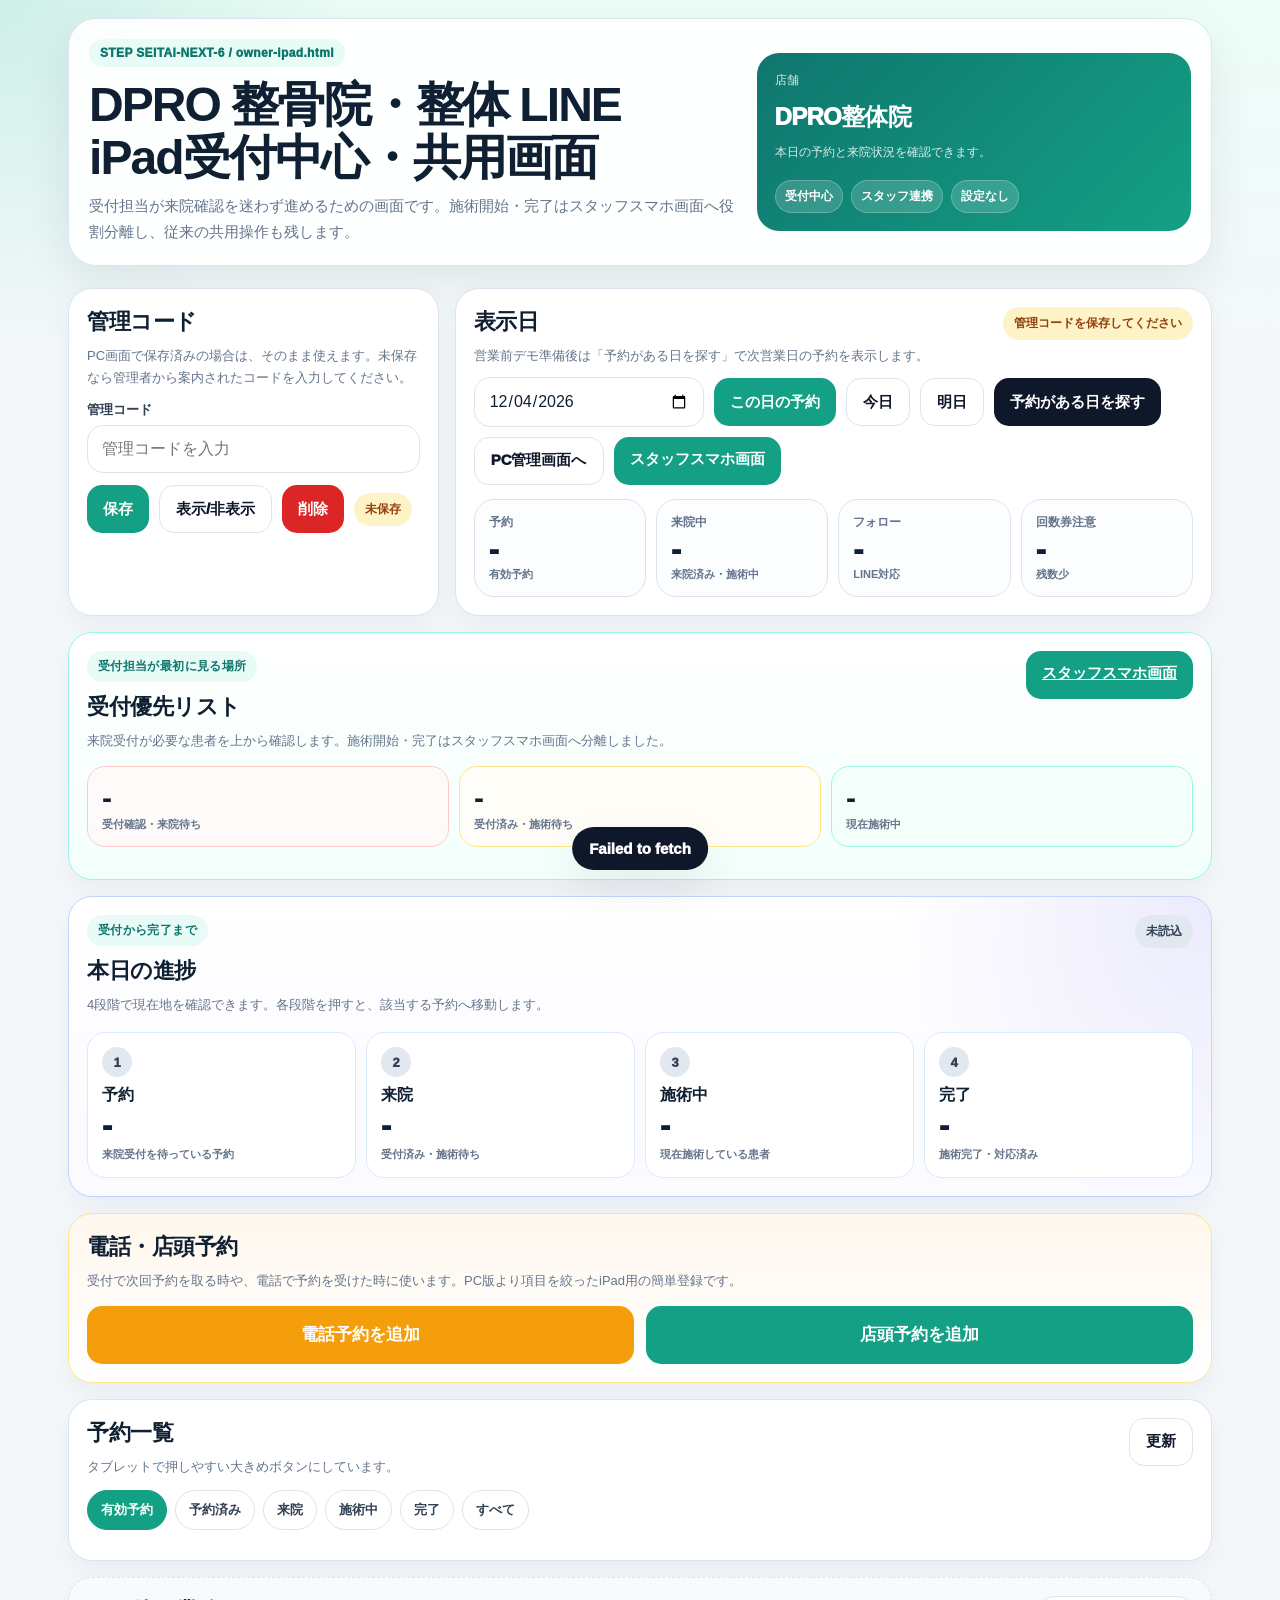
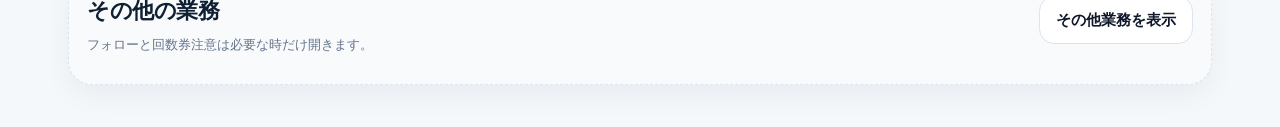
<file: owner-ipad.html>
<!doctype html>
<!-- STEP SEITAI-NEXT-10 COMPLETE / 20260724 -->
<html lang="ja">
<head>
  <meta charset="utf-8" />
  <meta name="viewport" content="width=device-width,initial-scale=1,viewport-fit=cover" />
  <title>DPRO 整骨院・整体 LINE｜受付iPad｜DPRO NEXT完成版</title>
  <script src="./config.js?v=seitai-next-10-complete"></script>
  <style>
    :root{
      --bg:#f4f8fb;
      --card:#ffffff;
      --ink:#102033;
      --muted:#64748b;
      --line:#dbe4ef;
      --brand:#14a085;
      --brand2:#0f766e;
      --soft:#e9fbf6;
      --ok:#16a34a;
      --warn:#f59e0b;
      --danger:#dc2626;
      --dark:#0f172a;
      --shadow:0 18px 45px rgba(15,23,42,.08);
      --radius:24px;
    }
    *{box-sizing:border-box}
    html{scroll-behavior:smooth}
    body{
      margin:0;
      font-family:-apple-system,BlinkMacSystemFont,"Segoe UI","Noto Sans JP",sans-serif;
      background:
        radial-gradient(circle at top left,rgba(20,160,133,.14),transparent 360px),
        linear-gradient(180deg,#ecfdf7 0%,#f4f8fb 330px,#f4f8fb 100%);
      color:var(--ink);
      touch-action:manipulation;
    }
    button,input,select,textarea{font:inherit}
    button{cursor:pointer}
    .wrap{width:min(1180px,100%);margin:0 auto;padding:0 18px}
    header{padding:18px 0 12px}
    .hero{
      background:rgba(255,255,255,.92);
      border:1px solid rgba(219,228,239,.95);
      border-radius:28px;
      box-shadow:var(--shadow);
      padding:20px;
      display:grid;
      grid-template-columns:1.2fr .8fr;
      gap:16px;
      align-items:center;
    }
    .badge{
      display:inline-flex;
      align-items:center;
      padding:7px 11px;
      border-radius:999px;
      background:var(--soft);
      color:var(--brand2);
      font-size:12px;
      font-weight:950;
      letter-spacing:.03em;
    }
    h1{
      margin:12px 0 8px;
      font-size:clamp(30px,4.8vw,48px);
      line-height:1.1;
      letter-spacing:-.04em;
    }
    h2{margin:0 0 8px;font-size:22px;letter-spacing:-.02em}
    h3{margin:14px 0 8px;font-size:16px}
    .lead{
      margin:0;
      color:var(--muted);
      line-height:1.75;
      font-size:15px;
    }
    .heroPanel{
      background:linear-gradient(135deg,#0f766e,#14a085);
      color:#fff;
      border-radius:22px;
      padding:18px;
      min-height:150px;
      display:grid;
      align-content:center;
      gap:10px;
    }
    .shop{font-size:24px;font-weight:950;letter-spacing:-.03em}
    .mini{font-size:12px;opacity:.85;line-height:1.6}
    .chips{display:flex;gap:8px;flex-wrap:wrap;margin-top:8px}
    .chip{
      display:inline-flex;
      align-items:center;
      padding:7px 9px;
      border-radius:999px;
      background:rgba(255,255,255,.16);
      border:1px solid rgba(255,255,255,.24);
      color:#fff;
      font-size:12px;
      font-weight:900;
    }
    main{padding:10px 0 42px}
    .grid{display:grid;grid-template-columns:repeat(12,1fr);gap:16px}
    .card{
      background:var(--card);
      border:1px solid var(--line);
      border-radius:var(--radius);
      box-shadow:0 10px 28px rgba(15,23,42,.05);
      padding:18px;
    }
    .span3{grid-column:span 3}
    .span4{grid-column:span 4}
    .span5{grid-column:span 5}
    .span6{grid-column:span 6}
    .span7{grid-column:span 7}
    .span8{grid-column:span 8}
    .span12{grid-column:span 12}
    .note{margin:7px 0 0;color:var(--muted);line-height:1.7;font-size:13px}
    label{
      display:block;
      margin:12px 0 6px;
      font-size:13px;
      font-weight:900;
      color:#334155;
    }
    input,textarea{
      width:100%;
      border:1px solid var(--line);
      border-radius:16px;
      padding:14px;
      background:#fff;
      color:var(--ink);
      outline:none;
      font-size:16px;
    }
    input:focus,select:focus,textarea:focus{
      border-color:var(--brand);
      box-shadow:0 0 0 4px rgba(20,160,133,.13);
    }
    textarea{
      min-height:220px;
      resize:vertical;
      line-height:1.7;
      font-family:ui-monospace,SFMono-Regular,Menlo,Consolas,monospace;
      font-size:14px;
      background:#0f172a;
      color:#d1fae5;
      border-color:#1f2937;
    }
    .row{display:flex;gap:10px;align-items:center;flex-wrap:wrap}
    .btn{
      border:0;
      border-radius:15px;
      padding:13px 16px;
      font-size:15px;
      font-weight:950;
      background:#e2e8f0;
      color:#0f172a;
      transition:.15s transform,.15s opacity,.15s background;
      min-height:48px;
    }
    .btn:hover{transform:translateY(-1px)}
    .btn:disabled{opacity:.55;cursor:not-allowed;transform:none}
    .btn.primary{background:var(--brand);color:#fff}
    .btn.dark{background:var(--dark);color:#fff}
    .btn.warn{background:var(--warn);color:#fff}
    .btn.danger{background:var(--danger);color:#fff}
    .btn.ghost{background:#fff;border:1px solid var(--line)}
    .btn.large{font-size:17px;min-height:58px;padding:15px 18px}
    .status{
      display:inline-flex;
      align-items:center;
      padding:8px 11px;
      border-radius:999px;
      background:#e2e8f0;
      color:#334155;
      font-size:12px;
      font-weight:950;
      white-space:nowrap;
    }
    .status.ok{background:#dcfce7;color:#166534}
    .status.warn{background:#fef3c7;color:#92400e}
    .status.ng{background:#fee2e2;color:#991b1b}
    .statGrid{
      display:grid;
      grid-template-columns:repeat(4,minmax(0,1fr));
      gap:10px;
      margin-top:14px;
    }
    .stat{
      border:1px solid var(--line);
      border-radius:20px;
      background:#fbfdff;
      padding:14px;
    }
    .statLabel{font-size:12px;color:var(--muted);font-weight:900}
    .statValue{font-size:30px;font-weight:950;letter-spacing:-.04em;margin-top:2px}
    .statHint{font-size:11px;color:var(--muted);font-weight:800}
    .tabs{
      display:flex;
      gap:8px;
      flex-wrap:wrap;
      margin-top:12px;
    }
    .tab{
      border:1px solid var(--line);
      background:#fff;
      border-radius:999px;
      padding:10px 13px;
      font-size:13px;
      font-weight:950;
      color:#334155;
    }
    .tab.selected{background:var(--brand);border-color:var(--brand);color:#fff}
    .sectionHead{
      display:flex;
      justify-content:space-between;
      gap:12px;
      align-items:flex-start;
      margin-bottom:10px;
    }
    .list{
      display:grid;
      gap:12px;
      margin-top:12px;
    }
    .reservationCard{
      border:1px solid #e5edf6;
      border-radius:22px;
      background:#fbfdff;
      padding:16px;
      display:grid;
      gap:12px;
    }
    .reservationCard.active{
      border-color:#bbf7d0;
      background:#f0fdf4;
    }
    .reservationTop{
      display:flex;
      justify-content:space-between;
      gap:12px;
      align-items:flex-start;
    }
    .timeName{
      font-size:22px;
      font-weight:950;
      line-height:1.35;
      letter-spacing:-.03em;
    }
    .meta{
      color:var(--muted);
      font-size:13px;
      line-height:1.65;
      margin-top:5px;
    }
    .pill{
      display:inline-flex;
      align-items:center;
      padding:6px 9px;
      border-radius:999px;
      background:#eef2ff;
      color:#3730a3;
      font-size:12px;
      font-weight:950;
      white-space:nowrap;
    }
    .pill.green{background:#dcfce7;color:#166534}
    .pill.orange{background:#ffedd5;color:#9a3412}
    .pill.red{background:#fee2e2;color:#991b1b}
    .pill.gray{background:#e2e8f0;color:#334155}
    .tagRow{display:flex;gap:6px;flex-wrap:wrap}
    .tag{
      display:inline-flex;
      padding:5px 8px;
      border-radius:999px;
      background:#f1f5f9;
      color:#334155;
      font-size:11px;
      font-weight:900;
    }
    .actionGrid{
      display:grid;
      grid-template-columns:repeat(4,minmax(0,1fr));
      gap:8px;
    }
    .empty{
      border:1px dashed var(--line);
      background:#f8fafc;
      border-radius:20px;
      padding:22px;
      text-align:center;
      color:var(--muted);
      line-height:1.7;
      font-size:14px;
    }


    .customerSearchPanel{
      border:1px solid #bfdbfe;
      background:linear-gradient(180deg,#eff6ff,#ffffff);
      border-radius:18px;
      padding:14px;
      margin:10px 0 14px;
    }
    .customerSearchTitle{
      font-size:16px;
      font-weight:950;
      color:#1e3a8a;
      letter-spacing:-.02em;
      margin-bottom:4px;
    }
    .customerSearchTop{
      display:flex;
      justify-content:space-between;
      gap:12px;
      align-items:flex-start;
      margin-bottom:10px;
    }
    .customerResultList{
      display:grid;
      gap:8px;
      margin-top:10px;
    }
    .customerResultItem{
      border:1px solid #dbeafe;
      background:#fff;
      border-radius:14px;
      padding:12px;
      display:grid;
      grid-template-columns:1fr auto;
      gap:10px;
      align-items:center;
    }
    .customerResultName{
      font-size:15px;
      font-weight:950;
      color:#0f172a;
      line-height:1.35;
    }
    .customerResultMeta{
      font-size:12px;
      color:#64748b;
      line-height:1.55;
      margin-top:3px;
      word-break:break-word;
    }
    .selectedCustomerBox{
      display:none;
      border:1px solid #bbf7d0;
      background:#f0fdf4;
      color:#166534;
      border-radius:16px;
      padding:12px;
      line-height:1.65;
      font-size:13px;
      font-weight:850;
      margin-top:10px;
    }
    .selectedCustomerBox.show{display:block}
    .customerMiniMetrics{
      display:grid;
      grid-template-columns:repeat(3,minmax(0,1fr));
      gap:8px;
      margin-top:10px;
    }
    .customerMiniMetric{
      border:1px solid #dbeafe;
      background:#fff;
      border-radius:12px;
      padding:9px;
      font-size:12px;
      line-height:1.45;
      color:#334155;
    }
    .customerMiniMetric b{
      display:block;
      font-size:15px;
      color:#0f172a;
      margin-bottom:3px;
    }

    .quickReserveCard{
      border-color:#fde68a;
      background:linear-gradient(180deg,#fff7ed,#ffffff);
    }
    .quickReserveButtons{
      display:grid;
      grid-template-columns:repeat(2,minmax(0,1fr));
      gap:12px;
      margin-top:14px;
    }
    .manualInner{
      width:min(940px,100%);
    }
    .manualGrid{
      display:grid;
      grid-template-columns:repeat(12,1fr);
      gap:12px;
    }
    .field4{grid-column:span 4}
    .field6{grid-column:span 6}
    .field8{grid-column:span 8}
    .field12{grid-column:span 12}
    .manualInner textarea{
      min-height:110px;
      resize:vertical;
      line-height:1.65;
      font-family:inherit;
      font-size:15px;
      background:#fff;
      color:var(--ink);
      border-color:var(--line);
    }
    .sourceTabs{
      display:flex;
      gap:8px;
      flex-wrap:wrap;
      margin:10px 0 14px;
    }
    .sourceTab{
      border:1px solid var(--line);
      background:#fff;
      color:#334155;
      border-radius:999px;
      padding:11px 14px;
      font-weight:950;
      font-size:14px;
    }
    .sourceTab.selected{
      background:var(--warn);
      border-color:var(--warn);
      color:#fff;
    }
    .slotGrid{
      display:grid;
      grid-template-columns:repeat(4,minmax(0,1fr));
      gap:9px;
      margin-top:12px;
    }
    .slotBtn{
      border:1px solid #bbf7d0;
      background:#ecfdf5;
      color:#047857;
      border-radius:15px;
      padding:13px 8px;
      font-size:16px;
      font-weight:950;
      text-align:center;
      min-height:54px;
    }
    .slotBtn.selected{
      background:var(--brand);
      border-color:var(--brand2);
      color:#fff;
      box-shadow:0 8px 18px rgba(20,160,133,.22);
    }
    .slotBtn small{
      display:block;
      margin-top:2px;
      font-size:10px;
      font-weight:850;
      opacity:.82;
      white-space:nowrap;
      overflow:hidden;
      text-overflow:ellipsis;
    }
    .alert{
      border-radius:16px;
      padding:12px;
      background:#fef3c7;
      color:#92400e;
      border:1px solid #fde68a;
      font-size:13px;
      line-height:1.65;
      font-weight:850;
      margin-top:10px;
    }
    .alert.ok{
      background:#dcfce7;
      color:#166534;
      border-color:#bbf7d0;
    }
    .alert.danger{
      background:#fee2e2;
      color:#991b1b;
      border-color:#fecaca;
    }

    .drawer{
      position:fixed;
      inset:0;
      z-index:220;
      display:none;
      background:rgba(15,23,42,.42);
      backdrop-filter:blur(5px);
      padding:18px;
      overflow:auto;
    }
    .drawer.open{display:block}
    .drawerInner{
      width:min(780px,100%);
      margin:0 auto;
      background:#fff;
      border:1px solid var(--line);
      border-radius:26px;
      box-shadow:0 26px 90px rgba(15,23,42,.28);
      padding:18px;
    }
    .drawerHead{
      display:flex;
      justify-content:space-between;
      gap:12px;
      align-items:flex-start;
      border-bottom:1px solid var(--line);
      padding-bottom:12px;
      margin-bottom:12px;
    }
    .toast{
      position:fixed;
      left:50%;
      bottom:18px;
      transform:translateX(-50%);
      background:#0f172a;
      color:#fff;
      border-radius:999px;
      padding:13px 17px;
      box-shadow:var(--shadow);
      font-size:15px;
      font-weight:950;
      opacity:0;
      pointer-events:none;
      transition:.2s;
      z-index:300;
      max-width:calc(100% - 28px);
      text-align:center;
    }
    .toast.show{opacity:1;bottom:30px}
    .loading{
      display:inline-block;
      width:14px;height:14px;
      border:2px solid rgba(255,255,255,.55);
      border-top-color:#fff;
      border-radius:999px;
      animation:spin .7s linear infinite;
      vertical-align:-2px;
      margin-right:6px;
    }
    @keyframes spin{to{transform:rotate(360deg)}}
    @media(max-width:980px){
      .hero{grid-template-columns:1fr}
      .span3,.span4,.span5,.span6,.span7,.span8{grid-column:span 12}
      .field4,.field6,.field8{grid-column:span 12}
      .customerResultItem{grid-template-columns:1fr}
      .customerMiniMetrics{grid-template-columns:1fr}
      .slotGrid{grid-template-columns:repeat(2,minmax(0,1fr))}
      .quickReserveButtons{grid-template-columns:1fr}
      .statGrid{grid-template-columns:repeat(2,minmax(0,1fr))}
      .actionGrid{grid-template-columns:repeat(2,minmax(0,1fr))}
    }
    @media(max-width:560px){
      .wrap{padding:0 12px}
      header{padding-top:12px}
      .hero,.card{border-radius:20px;padding:16px}
      .grid{gap:12px}
      .statGrid{grid-template-columns:repeat(2,minmax(0,1fr))}
      .reservationTop{display:block}
      .reservationTop .pill{margin-top:8px}
      .btn{width:100%}
      .row .btn{width:auto}
    }
  /* DPRO NEXT-4: reception-to-completion workflow visibility */
  .workflowBoard{
    border:1px solid #c7d2fe;
    background:
      radial-gradient(circle at top right,rgba(79,70,229,.11),transparent 320px),
      linear-gradient(180deg,#ffffff 0%,#fafaff 100%);
    scroll-margin-top:18px;
  }
  .workflowBoardHead{
    display:flex;
    justify-content:space-between;
    gap:14px;
    align-items:flex-start;
  }
  .workflowBoardGrid{
    display:grid;
    grid-template-columns:repeat(4,minmax(0,1fr));
    gap:10px;
    margin-top:16px;
  }
  .workflowStageCard{
    border:1px solid #dbeafe;
    border-radius:18px;
    background:#fff;
    padding:14px;
    min-width:0;
    text-align:left;
    color:inherit;
    cursor:pointer;
  }
  .workflowStageCard:hover{
    border-color:#818cf8;
    box-shadow:0 10px 24px rgba(79,70,229,.09);
  }
  .workflowStageCard.active{
    border-color:#4f46e5;
    background:#eef2ff;
  }
  .workflowStageNo{
    display:inline-grid;
    place-items:center;
    width:30px;
    height:30px;
    border-radius:999px;
    background:#e2e8f0;
    color:#334155;
    font-size:13px;
    font-weight:950;
  }
  .workflowStageCard.active .workflowStageNo{
    background:#4f46e5;
    color:#fff;
  }
  .workflowStageName{
    margin-top:8px;
    font-size:16px;
    font-weight:950;
  }
  .workflowStageCount{
    margin-top:3px;
    font-size:30px;
    line-height:1.1;
    font-weight:950;
    letter-spacing:-.04em;
  }
  .workflowStageHint{
    margin-top:4px;
    color:#64748b;
    font-size:11px;
    line-height:1.5;
    font-weight:850;
  }
  .workflowProgress{
    display:grid;
    grid-template-columns:repeat(4,minmax(0,1fr));
    gap:5px;
    margin-top:12px;
  }
  .workflowProgress span{
    display:flex;
    align-items:center;
    justify-content:center;
    gap:5px;
    min-width:0;
    min-height:34px;
    border-radius:10px;
    background:#f1f5f9;
    color:#64748b;
    font-size:11px;
    font-weight:900;
    text-align:center;
  }
  .workflowProgress span i{
    display:inline-grid;
    place-items:center;
    width:19px;
    height:19px;
    border-radius:999px;
    background:#e2e8f0;
    color:#475569;
    font-style:normal;
    font-size:10px;
  }
  .workflowProgress span.done{
    background:#d1fae5;
    color:#065f46;
  }
  .workflowProgress span.done i{
    background:#10b981;
    color:#fff;
  }
  .workflowProgress span.active{
    background:#4f46e5;
    color:#fff;
    box-shadow:0 6px 16px rgba(79,70,229,.18);
  }
  .workflowProgress span.active i{
    background:#fff;
    color:#4338ca;
  }
  .workflowProgress.compact span{
    min-height:30px;
    font-size:10px;
  }
  .workflowNextGuide{
    display:flex;
    justify-content:space-between;
    gap:10px;
    align-items:center;
    margin-top:10px;
    padding:10px 12px;
    border:1px solid #dbeafe;
    border-radius:13px;
    background:#f8fbff;
  }
  .workflowNextGuide strong{
    display:block;
    font-size:13px;
  }
  .workflowNextGuide small{
    display:block;
    margin-top:2px;
    color:#64748b;
    font-size:11px;
    line-height:1.5;
  }
  .workflowPrimaryAction{
    min-width:140px;
    box-shadow:0 8px 18px rgba(15,118,110,.15);
  }
  .workflowSecondaryActions{
    display:flex;
    gap:8px;
    flex-wrap:wrap;
    margin-top:9px;
  }
  .workflowCompleteNote{
    display:inline-flex;
    align-items:center;
    min-height:42px;
    padding:9px 12px;
    border-radius:12px;
    background:#dcfce7;
    color:#166534;
    font-size:13px;
    font-weight:950;
  }
  @media(max-width:900px){
    .workflowBoardGrid{grid-template-columns:repeat(2,minmax(0,1fr))}
  }
  @media(max-width:560px){
    .workflowBoardHead{display:block}
    .workflowBoardGrid{grid-template-columns:1fr 1fr}
    .workflowStageCard{padding:12px}
    .workflowStageCount{font-size:26px}
    .workflowProgress{grid-template-columns:1fr 1fr}
    .workflowNextGuide{display:block}
    .workflowNextGuide .btn{width:100%;margin-top:9px}
    .workflowSecondaryActions{display:grid;grid-template-columns:1fr}
    .workflowSecondaryActions .btn{width:100%}
  }

  /* DPRO NEXT-5: ticket safety and next visit guidance */
  .next5Chip{display:inline-flex;align-items:center;margin-top:9px;padding:7px 10px;border:1px solid #a7f3d0;border-radius:999px;background:#ecfdf5;color:#047857;font-size:12px;font-weight:950}
  .next5Renew{margin-top:10px;padding:11px 12px;border:1px solid #fde68a;border-radius:14px;background:#fffbeb;color:#92400e;font-size:12px;line-height:1.6;font-weight:850}
  .next5Drawer{position:fixed;inset:0;z-index:390;display:none;overflow:auto;padding:18px;background:rgba(15,23,42,.52);backdrop-filter:blur(6px)}
  .next5Drawer.open{display:block}.next5Panel{width:min(720px,100%);margin:0 auto;border:1px solid #dbeafe;border-radius:26px;background:#fff;box-shadow:0 28px 90px rgba(15,23,42,.30);overflow:hidden}
  .next5Head{display:flex;justify-content:space-between;gap:14px;align-items:flex-start;padding:18px;border-bottom:1px solid #e2e8f0;background:linear-gradient(135deg,#ecfdf5,#eff6ff)}
  .next5Body{padding:18px}.next5Presets{display:grid;grid-template-columns:repeat(3,minmax(0,1fr));gap:9px;margin-top:12px}.next5Preset{min-height:50px;border:1px solid #bfdbfe;border-radius:14px;background:#fff;color:#1e3a8a;font-weight:950}.next5Preset.selected{border-color:#0f766e;background:#0f766e;color:#fff}
  .next5Preview{margin-top:14px;padding:14px;border:1px solid #a7f3d0;border-radius:17px;background:#ecfdf5}.next5Preview b{display:block;font-size:26px;color:#065f46}.next5Preview small{display:block;margin-top:5px;color:#047857;line-height:1.6;font-weight:850}
  .next5Foot{display:flex;justify-content:space-between;gap:10px;flex-wrap:wrap;padding:15px 18px;border-top:1px solid #e2e8f0}.next5LocalNote{margin-top:12px;padding:11px 12px;border:1px solid #fed7aa;border-radius:14px;background:#fff7ed;color:#9a3412;font-size:12px;line-height:1.65;font-weight:850}
  body.next5Open{overflow:hidden}@media(max-width:560px){.next5Drawer{padding:10px}.next5Head{display:block}.next5Head .btn{width:100%;margin-top:10px}.next5Presets{grid-template-columns:1fr}.next5Foot{display:grid;grid-template-columns:1fr}.next5Foot .btn{width:100%}}


  /* DPRO NEXT-6: reception-first iPad */
  .receptionFocus{border:1px solid #99f6e4;background:linear-gradient(180deg,#ffffff,#f3fffb);scroll-margin-top:18px}
  .receptionFocusGrid{display:grid;grid-template-columns:repeat(3,minmax(0,1fr));gap:10px;margin-top:14px}
  .receptionMetric{border:1px solid #ccfbf1;border-radius:18px;background:#fff;padding:14px;text-align:left;color:inherit}
  .receptionMetric b{display:block;font-size:30px;line-height:1.1;letter-spacing:-.04em}.receptionMetric span{display:block;margin-top:3px;color:#64748b;font-size:11px;font-weight:900}
  .receptionMetric.urgent{border-color:#fecaca;background:#fffafa}.receptionMetric.waiting{border-color:#fde68a;background:#fffdf7}.receptionMetric.treatment{border-color:#99f6e4;background:#f4fffc}
  .receptionQueue{display:grid;gap:9px;margin-top:14px}.receptionRow{display:grid;grid-template-columns:100px minmax(0,1fr) auto;gap:12px;align-items:center;border:1px solid #e2e8f0;border-radius:17px;background:#fff;padding:12px}
  .receptionRow.urgent{border-color:#fecaca;background:#fffafa}.receptionRow.waiting{border-color:#fde68a;background:#fffdf7}.receptionRow.treatment{border-color:#99f6e4;background:#f4fffc}.receptionTime{font-size:21px;font-weight:950}.receptionName{font-size:16px;font-weight:950}.receptionMeta{margin-top:3px;color:#64748b;font-size:12px;line-height:1.55}
  .receptionOtherToggle{border-style:dashed;background:#f8fafc}.receptionSecondaryCard{display:none}.grid.showReceptionSecondary .receptionSecondaryCard{display:block}
  @media(max-width:700px){.receptionFocusGrid{grid-template-columns:1fr}.receptionRow{grid-template-columns:1fr}.receptionRow .btn{width:100%}}

  </style>
</head>
<body>
<header>
  <div class="wrap">
    <section class="hero">
      <div>
        <span class="badge">STEP SEITAI-NEXT-6 / owner-ipad.html</span>
        <h1>DPRO 整骨院・整体 LINE<br>iPad受付中心・共用画面</h1>
        <p class="lead">
          受付担当が来院確認を迷わず進めるための画面です。施術開始・完了はスタッフスマホ画面へ役割分離し、従来の共用操作も残します。
        </p>
      </div>
      <div class="heroPanel">
        <div class="mini">店舗</div>
        <div class="shop" id="shopNameView">DPRO整体院</div>
        <div class="mini" id="shopNoteView">本日の予約と来院状況を確認できます。</div>
        <div class="chips">
          <span class="chip">受付中心</span>
          <span class="chip">スタッフ連携</span>
          <span class="chip">設定なし</span>
        </div>
      </div>
    </section>
  </div>
</header>

<main>
  <div class="wrap">
    <section class="grid">
      <div class="card span4">
        <h2>管理コード</h2>
        <p class="note">PC画面で保存済みの場合は、そのまま使えます。未保存なら管理者から案内されたコードを入力してください。</p>
        <label for="adminCodeInput">管理コード</label>
        <input id="adminCodeInput" type="password" placeholder="管理コードを入力" autocomplete="off">
        <div class="row" style="margin-top:12px;">
          <button class="btn primary" id="saveAdminBtn" type="button">保存</button>
          <button class="btn ghost" id="toggleAdminBtn" type="button">表示/非表示</button>
          <button class="btn danger" id="clearAdminBtn" type="button">削除</button>
          <span class="status" id="adminStatus">未確認</span>
        </div>
      </div>

      <div class="card span8">
        <div class="sectionHead">
          <div>
            <h2>表示日</h2>
            <p class="note">営業前デモ準備後は「予約がある日を探す」で次営業日の予約を表示します。</p>
          </div>
          <span class="status" id="apiStatus">待機中</span>
        </div>

        <div class="row">
          <input id="dateInput" type="date" style="max-width:230px;">
          <button class="btn primary" id="loadBtn" type="button">この日の予約</button>
          <button class="btn ghost" id="todayBtn" type="button">今日</button>
          <button class="btn ghost" id="tomorrowBtn" type="button">明日</button>
          <button class="btn dark" id="findBtn" type="button">予約がある日を探す</button>
          <a class="btn ghost" href="./owner.html" style="text-decoration:none;">PC管理画面へ</a>
          <a class="btn primary" href="./staff.html" style="text-decoration:none;">スタッフスマホ画面</a>
        </div>

        <div class="statGrid">
          <div class="stat">
            <div class="statLabel">予約</div>
            <div class="statValue" id="statReservation">-</div>
            <div class="statHint">有効予約</div>
          </div>
          <div class="stat">
            <div class="statLabel">来院中</div>
            <div class="statValue" id="statArrived">-</div>
            <div class="statHint">来院済み・施術中</div>
          </div>
          <div class="stat">
            <div class="statLabel">フォロー</div>
            <div class="statValue" id="statFollowup">-</div>
            <div class="statHint">LINE対応</div>
          </div>
          <div class="stat">
            <div class="statLabel">回数券注意</div>
            <div class="statValue" id="statTicket">-</div>
            <div class="statHint">残数少</div>
          </div>
        </div>
      </div>



      <div class="card span12 receptionFocus" id="receptionFocusSection">
        <div class="sectionHead">
          <div><span class="badge">受付担当が最初に見る場所</span><h2 style="margin-top:10px;">受付優先リスト</h2><p class="note">来院受付が必要な患者を上から確認します。施術開始・完了はスタッフスマホ画面へ分離しました。</p></div>
          <a class="btn primary" href="./staff.html">スタッフスマホ画面</a>
        </div>
        <div class="receptionFocusGrid">
          <button class="receptionMetric urgent" data-reception-filter="reserved" type="button"><b id="receptionOverdueCount">-</b><span>受付確認・来院待ち</span></button>
          <button class="receptionMetric waiting" data-reception-filter="arrived" type="button"><b id="receptionWaitingCount">-</b><span>受付済み・施術待ち</span></button>
          <button class="receptionMetric treatment" data-reception-filter="treatment" type="button"><b id="receptionTreatmentCount">-</b><span>現在施術中</span></button>
        </div>
        <div class="receptionQueue" id="receptionQueue" aria-live="polite"></div>
      </div>

      <div class="card span12 workflowBoard" id="workflowBoardSection">
        <div class="workflowBoardHead">
          <div>
            <span class="badge">受付から完了まで</span>
            <h2 style="margin-top:10px;">本日の進捗</h2>
            <p class="note">4段階で現在地を確認できます。各段階を押すと、該当する予約へ移動します。</p>
          </div>
          <span class="status" id="workflowBoardStatus">未読込</span>
        </div>
        <div class="workflowBoardGrid" id="workflowBoardGrid">
          <button class="workflowStageCard" data-workflow-filter="reserved" type="button">
            <span class="workflowStageNo">1</span>
            <div class="workflowStageName">予約</div>
            <div class="workflowStageCount" id="workflowReservedCount">-</div>
            <div class="workflowStageHint">来院受付を待っている予約</div>
          </button>
          <button class="workflowStageCard" data-workflow-filter="arrived" type="button">
            <span class="workflowStageNo">2</span>
            <div class="workflowStageName">来院</div>
            <div class="workflowStageCount" id="workflowArrivedCount">-</div>
            <div class="workflowStageHint">受付済み・施術待ち</div>
          </button>
          <button class="workflowStageCard" data-workflow-filter="treatment" type="button">
            <span class="workflowStageNo">3</span>
            <div class="workflowStageName">施術中</div>
            <div class="workflowStageCount" id="workflowTreatmentCount">-</div>
            <div class="workflowStageHint">現在施術している患者</div>
          </button>
          <button class="workflowStageCard" data-workflow-filter="completed" type="button">
            <span class="workflowStageNo">4</span>
            <div class="workflowStageName">完了</div>
            <div class="workflowStageCount" id="workflowCompletedCount">-</div>
            <div class="workflowStageHint">施術完了・対応済み</div>
          </button>
        </div>
      </div>

      <div class="card span12 quickReserveCard">
        <div class="sectionHead">
          <div>
            <h2>電話・店頭予約</h2>
            <p class="note">
              受付で次回予約を取る時や、電話で予約を受けた時に使います。PC版より項目を絞ったiPad用の簡単登録です。
            </p>
          </div>
        </div>
        <div class="quickReserveButtons">
          <button class="btn warn large" id="openIpadPhoneReserveBtn" type="button">電話予約を追加</button>
          <button class="btn primary large" id="openIpadWalkinReserveBtn" type="button">店頭予約を追加</button>
        </div>
      </div>

      <div class="card span12">
        <div class="sectionHead">
          <div>
            <h2>予約一覧</h2>
            <p class="note">タブレットで押しやすい大きめボタンにしています。</p>
          </div>
          <button class="btn ghost" id="refreshBtn" type="button">更新</button>
        </div>

        <div class="tabs" id="tabs">
          <button class="tab selected" data-filter="active" type="button">有効予約</button>
          <button class="tab" data-filter="reserved" type="button">予約済み</button>
          <button class="tab" data-filter="arrived" type="button">来院</button>
          <button class="tab" data-filter="treatment" type="button">施術中</button>
          <button class="tab" data-filter="completed" type="button">完了</button>
          <button class="tab" data-filter="all" type="button">すべて</button>
        </div>

        <div id="reservationList" class="list"></div>
      </div>

      <div class="card span12 receptionOtherToggle"><div class="sectionHead"><div><h2>その他の業務</h2><p class="note">フォローと回数券注意は必要な時だけ開きます。</p></div><button class="btn ghost" id="receptionOtherToggleBtn" type="button">その他業務を表示</button></div></div>

      <div class="card span6 receptionSecondaryCard" id="receptionFollowupCard">
        <div class="sectionHead">
          <div>
            <h2>フォロー対象</h2>
            <p class="note">文面表示・コピー・対応済みをiPadから操作できます。</p>
          </div>
        </div>
        <div id="followupList" class="list"></div>
      </div>

      <div class="card span6 receptionSecondaryCard" id="receptionTicketCard">
        <div class="sectionHead">
          <div>
            <h2>回数券残数注意</h2>
            <p class="note">残り回数が少ないお客様を表示します。</p>
          </div>
          <span class="status warn">残り少</span>
        </div>
        <div id="ticketList" class="list"></div>
      </div>
    </section>
  </div>
</main>


<div class="drawer" id="manualReserveDrawer">
  <div class="drawerInner manualInner">
    <div class="drawerHead">
      <div>
        <span class="badge">電話・店頭予約</span>
        <h2 style="margin-top:10px;">iPadから予約を追加</h2>
        <p class="note">受付・施術中でも素早く登録できる簡易フォームです。登録後に確認文面を編集してコピーできます。</p>
      </div>
      <button class="btn ghost" id="closeManualReserveBtn" type="button">閉じる</button>
    </div>

    <div class="sourceTabs" id="manualSourceTabs">
      <button class="sourceTab selected" data-source="phone" type="button">電話予約</button>
      <button class="sourceTab" data-source="walkin" type="button">店頭予約</button>
      <button class="sourceTab" data-source="admin" type="button">手入力</button>
    </div>

    <div class="customerSearchPanel">
      <div class="customerSearchTop">
        <div>
          <div class="customerSearchTitle">既存顧客を検索</div>
          <p class="note">
            電話番号・名前・会員番号で検索できます。選択すると名前・電話番号・前回メニューを反映します。
          </p>
        </div>
        <span class="status" id="manualCustomerSearchStatus">未検索</span>
      </div>

      <div class="manualGrid">
        <div class="field8">
          <label for="manualCustomerSearchInput">電話番号・名前・会員番号</label>
          <input id="manualCustomerSearchInput" type="text" placeholder="例：09011112222 / 佐藤 / SEITAI-0001">
        </div>
        <div class="field4">
          <label>検索</label>
          <div class="row">
            <button class="btn primary" id="manualCustomerSearchBtn" type="button">顧客検索</button>
            <button class="btn ghost" id="manualCustomerClearBtn" type="button">解除</button>
          </div>
        </div>
      </div>

      <div class="row" style="margin-top:10px;">
        <button class="btn ghost" id="manualSearchByPhoneBtn" type="button">入力中の電話番号で検索</button>
        <button class="btn ghost" id="manualRecentCustomersBtn" type="button">最近の顧客</button>
      </div>

      <div id="manualCustomerResults" class="customerResultList"></div>
      <div id="selectedCustomerBox" class="selectedCustomerBox">顧客未選択</div>
    </div>

    <div class="manualGrid">
      <div class="field4">
        <label for="manualCustomerName">お名前</label>
        <input id="manualCustomerName" type="text" placeholder="例：佐藤 花子">
      </div>
      <div class="field4">
        <label for="manualPhone">電話番号</label>
        <input id="manualPhone" type="tel" placeholder="例：090-0000-0000">
      </div>
      <div class="field4">
        <label for="manualMenu">メニュー</label>
        <select id="manualMenu"></select>
      </div>

      <div class="field4">
        <label for="manualStaff">担当</label>
        <select id="manualStaff">
          <option value="">おまかせ</option>
        </select>
      </div>
      <div class="field4">
        <label for="manualDate">予約日</label>
        <input id="manualDate" type="date">
      </div>
      <div class="field4">
        <label>空き時間</label>
        <div class="row">
          <button class="btn primary" id="manualLoadSlotsBtn" type="button">空き時間</button>
          <button class="btn ghost" id="manualFindOpenDayBtn" type="button">次の空き日</button>
          <span class="status" id="manualSlotStatus">未確認</span>
        </div>
      </div>

      <div class="field12">
        <div id="manualSlotMessage" class="alert">メニュー・担当・日付を選んで空き時間を確認してください。</div>
        <div id="manualSlotList" class="slotGrid"></div>
      </div>

      <div class="field6">
        <label for="manualRequestNote">お客様からの要望</label>
        <textarea id="manualRequestNote" placeholder="例：腰が痛い。できれば午前中希望。"></textarea>
      </div>
      <div class="field6">
        <label for="manualInternalMemo">店舗メモ</label>
        <textarea id="manualInternalMemo" placeholder="例：電話対応済み。来店時に回数券案内。"></textarea>
      </div>
    </div>

    <div class="row" style="margin-top:14px;">
      <button class="btn warn large" id="manualSubmitBtn" type="button">この内容で予約を登録</button>
      <button class="btn ghost large" id="manualResetBtn" type="button">リセット</button>
    </div>
  </div>
</div>

<div class="drawer" id="messageDrawer">
  <div class="drawerInner">
    <div class="drawerHead">
      <div>
        <span class="badge">LINE文面</span>
        <h2 style="margin-top:10px;">文面編集・コピー</h2>
        <p class="note" id="messageHint">予約またはフォローの文面を表示しています。</p>
      </div>
      <button class="btn ghost" id="closeMessageBtn" type="button">閉じる</button>
    </div>
    <textarea id="messageEditor" placeholder="ここに文面が表示されます。"></textarea>
    <div class="row" style="margin-top:12px;">
      <button class="btn primary large" id="copyMessageBtn" type="button">編集後の文面をコピー</button>
      <button class="btn ghost large" id="resetMessageBtn" type="button">初期文面に戻す</button>
    </div>
  </div>
</div>


<div class="next5Drawer" id="next5GuideDrawer" aria-hidden="true">
  <div class="next5Panel">
    <div class="next5Head"><div><span class="badge">施術完了後のご案内</span><h2 style="margin-top:10px;">次回来院目安</h2><p class="note" id="next5GuidePatient">患者を選択してください。</p></div><button class="btn ghost" id="next5GuideCloseBtn" type="button">閉じる</button></div>
    <div class="next5Body">
      <label>目安を簡単選択</label>
      <div class="next5Presets" id="next5PresetGrid"><button class="next5Preset" data-next5-days="7" type="button">1週間後</button><button class="next5Preset" data-next5-days="14" type="button">2週間後</button><button class="next5Preset" data-next5-days="30" type="button">1か月後</button></div>
      <label for="next5GuideDate">来院目安日</label><input id="next5GuideDate" type="date">
      <label for="next5GuideNote">患者への補足</label><textarea id="next5GuideNote" placeholder="例：痛みが強くなる前にご来院ください。"></textarea>
      <div class="next5Preview"><b id="next5GuidePreviewDate">未設定</b><small id="next5GuidePreviewMeta">目安日を選ぶとLINE案内文を作成できます。</small></div>
      <div class="next5LocalNote">目安はこのブラウザ内に保存します。現行リポジトリに次回来院保存APIがないため、別端末とは自動共有されません。</div>
    </div>
    <div class="next5Foot"><span class="status" id="next5GuideStatus">未保存</span><div class="row"><button class="btn primary" id="next5GuideSaveBtn" type="button">目安を保存</button><button class="btn warn" id="next5GuideCopyBtn" type="button">LINE文面をコピー</button><button class="btn dark" id="next5GuideReserveBtn" type="button">この患者で次回予約</button></div></div>
  </div>
</div>

<div class="toast" id="toast">OK</div>

<script>
(() => {
  "use strict";

  const FALLBACK_CONFIG = {
    serviceName: "DPRO 整骨院・整体 LINE",
    shopCode: "dpro_seitai_demo",
    shopName: "DPRO整体院",
    apiBaseUrl: "https://dpro-seitai-line-api.dpromstk2000.workers.dev",
    adminCodeStorageKey: "DPRO_SEITAI_ADMIN_CODE",
    adminCodeHeaderName: "X-DPRO-Admin-Code",
    endpoints: {
      publicSettings: "/api/public/settings",
      ownerToday: "/api/owner/today"
    }
  };

  const CONFIG = window.DPRO_SEITAI_CONFIG || FALLBACK_CONFIG;
  const $ = (id) => document.getElementById(id);

  const state = {
    date: "",
    data: null,
    reservations: [],
    followups: [],
    lowTickets: [],
    filter: "active",
    currentMessage: "",
    originalMessage: "",
    currentMessageType: "",
    selectedReservation: null,
    selectedFollowup: null,
    menus: [],
    staff: [],
    manualSource: "phone",
    manualSlots: [],
    manualSelectedSlot: null,
    selectedManualCustomer: null,
    selectedManualCustomerDetail: null,
    manualCustomerResults: []
  };

  function endpoint(key) {
    const map = CONFIG.endpoints || {};
    return map[key] || FALLBACK_CONFIG.endpoints[key] || key;
  }

  function trimSlash(value) {
    return String(value || "").replace(/\/+$/, "");
  }

  function apiUrl(path, params = {}) {
    const url = new URL(`${trimSlash(CONFIG.apiBaseUrl)}${path.startsWith("/") ? path : `/${path}`}`);
    if (!url.searchParams.get("shop_code")) {
      url.searchParams.set("shop_code", CONFIG.shopCode || "dpro_seitai_demo");
    }
    Object.entries(params || {}).forEach(([key, value]) => {
      if (value !== undefined && value !== null && String(value) !== "") {
        url.searchParams.set(key, String(value));
      }
    });
    return url.toString();
  }

  function getAdminCode() {
    try {
      return localStorage.getItem(CONFIG.adminCodeStorageKey || "DPRO_SEITAI_ADMIN_CODE") || "";
    } catch {
      return "";
    }
  }

  function saveAdminCode(code) {
    try {
      localStorage.setItem(CONFIG.adminCodeStorageKey || "DPRO_SEITAI_ADMIN_CODE", String(code || "").trim());
      return true;
    } catch {
      return false;
    }
  }

  function clearAdminCode() {
    try {
      localStorage.removeItem(CONFIG.adminCodeStorageKey || "DPRO_SEITAI_ADMIN_CODE");
      return true;
    } catch {
      return false;
    }
  }

  function adminHeaders() {
    const code = getAdminCode();
    return {
      "Content-Type": "application/json",
      ...(code ? { [CONFIG.adminCodeHeaderName || "X-DPRO-Admin-Code"]: code } : {})
    };
  }

  async function apiGet(path, params = {}, admin = true) {
    const res = await fetch(apiUrl(path, params), {
      method: "GET",
      headers: admin ? adminHeaders() : {}
    });
    const data = await res.json().catch(() => ({}));
    if (!res.ok || data.ok === false) {
      throw new Error(data.message || data.error || `API error ${res.status}`);
    }
    return data;
  }

  async function apiPost(path, body = {}, admin = true, query = {}) {
    const res = await fetch(apiUrl(path, query), {
      method: "POST",
      headers: admin ? adminHeaders() : { "Content-Type": "application/json" },
      body: JSON.stringify(body || {})
    });
    const data = await res.json().catch(() => ({}));
    if (!res.ok || data.ok === false) {
      throw new Error(data.message || data.error || `API error ${res.status}`);
    }
    return data;
  }

  function todayText() {
    const d = new Date();
    const y = d.getFullYear();
    const m = String(d.getMonth() + 1).padStart(2, "0");
    const day = String(d.getDate()).padStart(2, "0");
    return `${y}-${m}-${day}`;
  }

  function addDaysText(dateText, days) {
    const [y, m, d] = dateText.split("-").map(Number);
    const date = new Date(y, m - 1, d);
    date.setDate(date.getDate() + Number(days || 0));
    const yy = date.getFullYear();
    const mm = String(date.getMonth() + 1).padStart(2, "0");
    const dd = String(date.getDate()).padStart(2, "0");
    return `${yy}-${mm}-${dd}`;
  }

  function weekdayLabel(dateText) {
    if (!dateText) return "";
    const [y, m, d] = String(dateText).split("-").map(Number);
    const date = new Date(y, m - 1, d);
    return ["日","月","火","水","木","金","土"][date.getDay()] || "";
  }

  function dateWithWeekday(dateText) {
    const w = weekdayLabel(dateText);
    return w ? `${dateText}（${w}）` : dateText;
  }

  function normalizeSlots(data) {
    return Array.isArray(data.available_slots)
      ? data.available_slots
      : (Array.isArray(data.slots) ? data.slots.map((time) => ({ time })) : []);
  }

  function slotTime(slot) {
    return String(slot?.time || slot || "").slice(0, 5);
  }

  function formatTime(value) {
    return String(value || "").slice(0, 5);
  }

  function escapeHtml(value) {
    return String(value ?? "")
      .replaceAll("&", "&amp;")
      .replaceAll("<", "&lt;")
      .replaceAll(">", "&gt;")
      .replaceAll('"', "&quot;")
      .replaceAll("'", "&#039;");
  }

  function normalizeLineText(value) {
    return String(value ?? "")
      .replace(/\\r\\n/g, "\n")
      .replace(/\\n/g, "\n")
      .replace(/\\r/g, "\n")
      .replace(/\r\n/g, "\n")
      .replace(/\r/g, "\n");
  }

  function showToast(text) {
    const t = $("toast");
    t.textContent = text;
    t.classList.add("show");
    setTimeout(() => t.classList.remove("show"), 1900);
  }

  function setStatus(id, text, kind = "") {
    const el = $(id);
    el.textContent = text;
    el.className = `status ${kind}`.trim();
  }

  function setBusy(button, busy, label) {
    if (!button) return;
    if (busy) {
      button.dataset.oldText = button.innerHTML;
      button.disabled = true;
      button.innerHTML = `<span class="loading"></span>${label || "処理中..."}`;
    } else {
      button.disabled = false;
      if (button.dataset.oldText) button.innerHTML = button.dataset.oldText;
      delete button.dataset.oldText;
    }
  }

  function updateAdminStatus() {
    const code = getAdminCode();
    $("adminCodeInput").value = code;
    setStatus("adminStatus", code ? "管理コード保存済み" : "未保存", code ? "ok" : "warn");
  }

  function statusLabel(status) {
    const map = {
      reserved: "予約済み",
      arrived: "来院済み",
      in_treatment: "施術中",
      treatment_done: "施術完了",
      completed: "完了",
      cancelled: "キャンセル",
      no_show: "無断キャンセル"
    };
    return map[status] || status || "-";
  }

  function statusClass(status) {
    if (status === "reserved") return "";
    if (status === "arrived" || status === "in_treatment") return "orange";
    if (status === "completed" || status === "treatment_done") return "green";
    if (status === "cancelled" || status === "no_show") return "red";
    return "gray";
  }

  function isActiveReservation(r) {
    return ["reserved","arrived","in_treatment","treatment_done"].includes(r.status);
  }


  function workflowStage(status) {
    if (status === "reserved") return 0;
    if (status === "arrived") return 1;
    if (status === "in_treatment") return 2;
    if (status === "treatment_done" || status === "completed") return 3;
    return -1;
  }

  function workflowDisplayLabel(status) {
    const stage = workflowStage(status);
    return ["予約","来院","施術中","完了"][stage] || statusLabel(status);
  }

  function workflowNextAction(r) {
    if (r.status === "reserved") {
      return { action:"arrived", label:"来院受付", kind:"primary", guide:"受付で来院を確認してください" };
    }
    if (r.status === "arrived") {
      return { action:"start", label:"施術開始", kind:"warn", guide:"施術を始める時に押してください" };
    }
    if (r.status === "in_treatment" || r.status === "treatment_done") {
      return { action:"complete", label:"施術完了", kind:"dark", guide:"施術終了後に完了してください" };
    }
    if (r.status === "completed") {
      return { action:"", label:"対応完了", kind:"", guide:"受付から施術完了まで記録済みです" };
    }
    if (r.status === "cancelled") {
      return { action:"", label:"キャンセル", kind:"", guide:"予約はキャンセルされています" };
    }
    if (r.status === "no_show") {
      return { action:"", label:"無断キャンセル", kind:"", guide:"無断キャンセルとして記録されています" };
    }
    return { action:"", label:"状態確認", kind:"", guide:"現在の状態を確認してください" };
  }

  function workflowProgressHtml(status, compact = false) {
    const current = workflowStage(status);
    const labels = ["予約","来院","施術中","完了"];
    return `<div class="workflowProgress ${compact ? "compact" : ""}" aria-label="受付から完了までの進捗">${labels.map((label, index) => {
      let cls = "";
      if (current >= 0 && index < current) cls = "done";
      if (current >= 0 && index === current) cls = "active";
      return `<span class="${cls}"><i>${index + 1}</i>${label}</span>`;
    }).join("")}</div>`;
  }

  function reservationMatchesFilter(r) {
    if (state.filter === "all") return true;
    if (state.filter === "active") return isActiveReservation(r);
    if (state.filter === "reserved") return r.status === "reserved";
    if (state.filter === "arrived") return r.status === "arrived";
    if (state.filter === "treatment") return r.status === "in_treatment";
    if (state.filter === "completed") return r.status === "completed" || r.status === "treatment_done";
    return true;
  }

  function manualSourceLabel(source) {
    if (source === "phone") return "電話予約";
    if (source === "walkin") return "店頭予約";
    return "手入力予約";
  }

  function renderManualOptions() {
    const menuSelect = $("manualMenu");
    const staffSelect = $("manualStaff");
    if (!menuSelect || !staffSelect) return;

    menuSelect.innerHTML = (state.menus || []).filter((m) => m.is_active !== false).map((m) => {
      const value = m.menu_code || m.id;
      const name = m.menu_name || m.name || value;
      const duration = Number(m.duration_minutes || 0);
      return `<option value="${escapeHtml(value)}">${escapeHtml(name)}${duration ? `（${duration}分）` : ""}</option>`;
    }).join("");

    staffSelect.innerHTML = `<option value="">おまかせ</option>` + (state.staff || []).filter((s) => s.is_active !== false).map((s) => {
      const value = s.staff_code || s.id;
      const name = s.display_name || s.staff_name || s.name || value;
      return `<option value="${escapeHtml(value)}">${escapeHtml(name)}</option>`;
    }).join("");
  }

  function customerRowId(c) {
    return String(c?.id || c?.customer_id || c?.customer_uuid || "");
  }

  function customerDisplayMeta(c) {
    const parts = [];
    if (c.customer_no) parts.push(`会員番号：${c.customer_no}`);
    if (c.phone) parts.push(`電話：${c.phone}`);
    if (c.last_visit_date) parts.push(`最終来院：${c.last_visit_date}`);
    if (c.total_visit_count !== undefined && c.total_visit_count !== null) parts.push(`来院回数：${c.total_visit_count}回`);
    return parts.join(" / ");
  }

  function findSettingRow(type, idOrCode) {
    const rows = type === "menu" ? (state.menus || []) : (state.staff || []);
    const key = String(idOrCode || "");
    if (!key) return null;
    return rows.find((row) => String(row.id) === key || String(row.menu_code || row.staff_code || "") === key) || null;
  }

  async function searchManualCustomers(query = "") {
    if (!getAdminCode()) {
      showToast("管理コードを保存してください。");
      return;
    }

    const q = String(query || "").trim();
    const btn = $("manualCustomerSearchBtn");
    $("manualCustomerResults").innerHTML = `<div class="alert">検索中です...</div>`;
    setBusy(btn, true, "検索中...");
    setStatus("manualCustomerSearchStatus", "検索中", "warn");

    try {
      const data = await apiGet("/api/owner/customers/search", { q, limit: 8 }, true);
      state.manualCustomerResults = data.customers || [];
      renderManualCustomerResults();
      setStatus("manualCustomerSearchStatus", `${state.manualCustomerResults.length}件`, state.manualCustomerResults.length ? "ok" : "warn");
    } catch (error) {
      setStatus("manualCustomerSearchStatus", "検索エラー", "ng");
      $("manualCustomerResults").innerHTML = `<div class="alert danger">${escapeHtml(error.message)}</div>`;
      showToast(error.message);
    } finally {
      setBusy(btn, false);
    }
  }

  function renderManualCustomerResults() {
    const box = $("manualCustomerResults");
    const rows = state.manualCustomerResults || [];

    if (!rows.length) {
      box.innerHTML = `<div class="alert">該当する顧客はありません。新規顧客としてこのまま登録できます。</div>`;
      return;
    }

    box.innerHTML = rows.map((c) => `
      <div class="customerResultItem">
        <div>
          <div class="customerResultName">${escapeHtml(c.customer_name || "お客様")} 様</div>
          <div class="customerResultMeta">${escapeHtml(customerDisplayMeta(c) || "顧客情報")}</div>
          ${c.memo ? `<div class="customerResultMeta">メモ：${escapeHtml(c.memo)}</div>` : ""}
        </div>
        <button class="btn primary" data-action="select-customer" data-customer-id="${escapeHtml(customerRowId(c))}" onclick="window.DPRO_IPAD_SELECT_CUSTOMER && window.DPRO_IPAD_SELECT_CUSTOMER(this.dataset.customerId)" type="button">選択</button>
      </div>
    `).join("");

    box.querySelectorAll("[data-action='select-customer']").forEach((btn) => {
      btn.addEventListener("click", (event) => {
        event.preventDefault();
        event.stopPropagation();
        selectManualCustomer(btn.dataset.customerId);
      });
    });
  }

  async function selectManualCustomer(customerId) {
    const targetId = String(customerId || "");
    const customer = (state.manualCustomerResults || []).find((c) => customerRowId(c) === targetId);

    if (!customer) {
      setStatus("manualCustomerSearchStatus", "選択失敗", "ng");
      showToast("顧客が見つかりません。もう一度検索してください。");
      return;
    }

    state.selectedManualCustomer = customer;
    $("manualCustomerName").value = customer.customer_name || "";
    $("manualPhone").value = customer.phone || "";
    $("manualCustomerSearchInput").value = customer.phone || customer.customer_name || "";

    setStatus("manualCustomerSearchStatus", "選択中", "warn");
    renderSelectedCustomer({ customer, tickets: [], reservations: [] });
    showToast(`${customer.customer_name || "顧客"} 様を選択しました`);

    try {
      const detail = await apiGet("/api/owner/customers/detail", { customer_id: customerRowId(customer) }, true);
      state.selectedManualCustomerDetail = detail;
      renderSelectedCustomer(detail);
      applyLastReservation(detail);
      setStatus("manualCustomerSearchStatus", "選択済み", "ok");
    } catch (error) {
      state.selectedManualCustomerDetail = null;
      setStatus("manualCustomerSearchStatus", "選択済み", "ok");
    }
  }

  function activeTicketsFromDetail(detail) {
    return (detail?.tickets || []).filter((t) => t.status === "active" || t.status === "usable" || !t.status);
  }

  function latestReservationFromDetail(detail) {
    const rows = detail?.reservations || [];
    return rows[0] || null;
  }

  function renderSelectedCustomer(detail) {
    const customer = detail?.customer || state.selectedManualCustomer;
    const box = $("selectedCustomerBox");

    if (!customer) {
      box.classList.remove("show");
      box.innerHTML = "顧客未選択";
      return;
    }

    const tickets = activeTicketsFromDetail(detail);
    const latest = latestReservationFromDetail(detail);
    const ticketText = tickets.length
      ? tickets.map((t) => `${t.ticket_name || "回数券"}：残り${Number(t.remaining_count || 0)}回`).join(" / ")
      : "回数券なし";

    box.classList.add("show");
    box.innerHTML = `
      <b>${escapeHtml(customer.customer_name || "お客様")} 様を選択中</b><br>
      ${escapeHtml(customerDisplayMeta(customer) || "")}
      <div class="customerMiniMetrics">
        <div class="customerMiniMetric"><b>${escapeHtml(tickets.length)}</b>回数券</div>
        <div class="customerMiniMetric"><b>${escapeHtml(latest?.reservation_date || "-")}</b>直近予約</div>
        <div class="customerMiniMetric"><b>${escapeHtml(latest?.source || "-")}</b>予約経路</div>
      </div>
      <div style="margin-top:8px;">${escapeHtml(ticketText)}</div>
      ${latest ? `<div style="margin-top:6px;">前回メモ：${escapeHtml(latest.request_note || "-")}</div>` : ""}
    `;
  }

  function applyLastReservation(detail) {
    const latest = latestReservationFromDetail(detail);
    if (!latest) return;

    const menu = findSettingRow("menu", latest.menu_id || latest.menu_code);
    const staff = findSettingRow("staff", latest.staff_id || latest.staff_code);

    if (menu) $("manualMenu").value = menu.menu_code || menu.id;
    if (staff) $("manualStaff").value = staff.staff_code || staff.id;

    if (latest.request_note && !$("manualRequestNote").value.trim()) {
      $("manualRequestNote").value = `前回メモ：${latest.request_note}`;
    }

    state.manualSelectedSlot = null;
    state.manualSlots = [];
    $("manualSlotList").innerHTML = "";
    setStatus("manualSlotStatus", "再確認", "warn");
    $("manualSlotMessage").className = "alert";
    $("manualSlotMessage").innerHTML = "既存顧客の前回内容を反映しました。日付と空き時間を確認してください。";
  }

  function clearSelectedManualCustomer() {
    state.selectedManualCustomer = null;
    state.selectedManualCustomerDetail = null;
    state.manualCustomerResults = [];
    $("manualCustomerSearchInput").value = "";
    $("manualCustomerResults").innerHTML = "";
    renderSelectedCustomer(null);
    setStatus("manualCustomerSearchStatus", "未検索", "");
    showToast("顧客選択を解除しました。");
  }

  function setManualSource(source) {
    state.manualSource = source || "phone";
    $("manualSourceTabs").querySelectorAll("[data-source]").forEach((btn) => {
      btn.classList.toggle("selected", btn.dataset.source === state.manualSource);
    });
    $("manualSlotMessage").className = "alert";
    $("manualSlotMessage").innerHTML = `${manualSourceLabel(state.manualSource)}として登録します。日付と時間を確認してください。`;
  }

  async function openManualReserve(source = "phone") {
    if (!getAdminCode()) {
      showToast("管理コードを保存してください。");
      return;
    }

    if (!state.menus.length) {
      await loadSettings().catch((error) => showToast(error.message));
    }

    renderManualOptions();
    setManualSource(source);
    $("manualDate").min = todayText();
    if (!$("manualDate").value) $("manualDate").value = state.date || todayText();
    clearManualSlots("メニュー・担当・日付を選んで空き時間を確認してください。");
    $("manualReserveDrawer").classList.add("open");
  }

  function closeManualReserve() {
    $("manualReserveDrawer").classList.remove("open");
  }

  function resetManualForm() {
    $("manualCustomerName").value = "";
    $("manualPhone").value = "";
    $("manualRequestNote").value = "";
    $("manualInternalMemo").value = "";
    $("manualDate").value = state.date || todayText();
    state.manualSelectedSlot = null;
    state.manualSlots = [];
    clearSelectedManualCustomer();
    clearManualSlots("入力をリセットしました。空き時間を確認してください。");
  }

  function clearManualSlots(message = "空き時間を確認してください。") {
    state.manualSelectedSlot = null;
    state.manualSlots = [];
    $("manualSlotList").innerHTML = "";
    setStatus("manualSlotStatus", "未確認", "");
    $("manualSlotMessage").className = "alert";
    $("manualSlotMessage").innerHTML = escapeHtml(message);
  }

  async function fetchManualSlots(dateText) {
    return apiGet("/api/public/appointment-options", {
      date: dateText,
      menu_code: $("manualMenu").value,
      staff_preference: $("manualStaff").value ? "specific" : "any",
      staff_code: $("manualStaff").value || ""
    }, false);
  }

  async function loadManualSlots(options = {}) {
    const date = $("manualDate").value;
    if (!date) return showToast("予約日を選んでください。");
    if (!$("manualMenu").value) return showToast("メニューを選んでください。");

    const btn = $("manualLoadSlotsBtn");
    if (!options.silentButton) setBusy(btn, true, "確認中...");

    try {
      setStatus("manualSlotStatus", "確認中...", "warn");
      const data = await fetchManualSlots(date);
      state.manualSlots = normalizeSlots(data);
      state.manualSelectedSlot = null;

      if (data.is_available && state.manualSlots.length) {
        setStatus("manualSlotStatus", "空きあり", "ok");
        $("manualSlotMessage").className = "alert ok";
        $("manualSlotMessage").innerHTML = `${escapeHtml(dateWithWeekday(date))} の空き時間を表示しています。時間を選んでください。`;
      } else {
        const reason = data.reason || data.message || "この日は定休日・満席・受付対象外の可能性があります。";
        setStatus("manualSlotStatus", "空きなし", "ng");
        $("manualSlotMessage").className = "alert danger";
        $("manualSlotMessage").innerHTML = `${escapeHtml(dateWithWeekday(date))} は予約できる時間がありません。<br>${escapeHtml(reason)}`;
      }

      renderManualSlots();
      return data;
    } catch (error) {
      setStatus("manualSlotStatus", "エラー", "ng");
      $("manualSlotMessage").className = "alert danger";
      $("manualSlotMessage").innerHTML = escapeHtml(error.message);
      showToast(error.message);
      return null;
    } finally {
      if (!options.silentButton) setBusy(btn, false);
    }
  }

  function renderManualSlots() {
    const box = $("manualSlotList");
    if (!state.manualSlots.length) {
      box.innerHTML = "";
      return;
    }

    box.innerHTML = state.manualSlots.map((slot) => {
      const time = slotTime(slot);
      const selected = state.manualSelectedSlot && slotTime(state.manualSelectedSlot) === time;
      const sub = [slot.staff_name, slot.resource_name].filter(Boolean).join(" / ");
      return `
        <button class="slotBtn ${selected ? "selected" : ""}" data-time="${escapeHtml(time)}" type="button">
          ${escapeHtml(time)}
          ${sub ? `<small>${escapeHtml(sub)}</small>` : ""}
        </button>
      `;
    }).join("");

    box.querySelectorAll("[data-time]").forEach((btn) => {
      btn.addEventListener("click", () => {
        state.manualSelectedSlot = state.manualSlots.find((slot) => slotTime(slot) === btn.dataset.time) || { time: btn.dataset.time };
        renderManualSlots();
      });
    });
  }

  async function findManualOpenDay() {
    const start = $("manualDate").value || todayText();
    const btn = $("manualFindOpenDayBtn");
    setBusy(btn, true, "検索中...");

    try {
      setStatus("manualSlotStatus", "検索中", "warn");
      $("manualSlotMessage").className = "alert";
      $("manualSlotMessage").innerHTML = `${escapeHtml(dateWithWeekday(start))} 以降で、次に空いている日を探しています。`;

      for (let i = 0; i < 35; i++) {
        const date = addDaysText(start, i);
        const data = await fetchManualSlots(date);
        const slots = normalizeSlots(data);
        if (data.is_available && slots.length) {
          $("manualDate").value = date;
          state.manualSlots = slots;
          state.manualSelectedSlot = null;
          setStatus("manualSlotStatus", "空きあり", "ok");
          $("manualSlotMessage").className = "alert ok";
          $("manualSlotMessage").innerHTML = `次に空いている日を見つけました：${escapeHtml(dateWithWeekday(date))}<br>時間を選んでください。`;
          renderManualSlots();
          showToast(`空き日：${dateWithWeekday(date)}`);
          return;
        }
      }

      state.manualSlots = [];
      state.manualSelectedSlot = null;
      renderManualSlots();
      setStatus("manualSlotStatus", "見つかりません", "ng");
      $("manualSlotMessage").className = "alert danger";
      $("manualSlotMessage").innerHTML = "35日以内に空き時間が見つかりませんでした。";
    } catch (error) {
      showToast(error.message);
      $("manualSlotMessage").className = "alert danger";
      $("manualSlotMessage").innerHTML = escapeHtml(error.message);
    } finally {
      setBusy(btn, false);
    }
  }

  function validateManualForm() {
    if (!$("manualCustomerName").value.trim() && !$("manualPhone").value.trim()) return "お名前または電話番号を入力してください。";
    if (!$("manualMenu").value) return "メニューを選んでください。";
    if (!$("manualDate").value) return "予約日を選んでください。";
    if (!state.manualSelectedSlot) return "予約時間を選んでください。";
    return "";
  }

  async function submitManualReservation() {
    const error = validateManualForm();
    if (error) return showToast(error);

    const btn = $("manualSubmitBtn");
    setBusy(btn, true, "登録中...");

    try {
      const body = {
        source: state.manualSource,
        actor_name: "ipad",
        customer_id: customerRowId(state.selectedManualCustomer) || "",
        customer_no: state.selectedManualCustomer?.customer_no || "",
        customer_name: $("manualCustomerName").value.trim(),
        phone: $("manualPhone").value.trim(),
        menu_code: $("manualMenu").value,
        staff_preference: $("manualStaff").value ? "specific" : "any",
        staff_code: $("manualStaff").value || "",
        reservation_date: $("manualDate").value,
        start_time: slotTime(state.manualSelectedSlot),
        request_note: $("manualRequestNote").value.trim(),
        internal_memo: $("manualInternalMemo").value.trim()
      };

      const data = await apiPost("/api/owner/reservations/manual-create", body, true);
      showToast(data.message || "予約を登録しました。");
      closeManualReserve();

      if (data.message_text) {
        openMessage(data.message_text, {
          type: "manual",
          hint: `${manualSourceLabel(state.manualSource)}の確認文面：${data.customer?.customer_name || body.customer_name || "お客様"} 様`
        });
      }

      $("dateInput").value = body.reservation_date;
      await loadOwnerToday(body.reservation_date);
    } catch (error) {
      showToast(error.message);
    } finally {
      setBusy(btn, false);
    }
  }

  function buildLineMessage(r) {
    const name = r.customer_name || "お客様";
    const date = r.reservation_date || state.date;
    const time = formatTime(r.start_time);
    const menu = r.menu_name || "メニュー";
    const staff = r.staff_name || "おまかせ";
    const request = r.request_note ? `\nご要望：${r.request_note}` : "";
    return `${name}様\n\nご予約内容の確認です。\n日時：${date} ${time}\nメニュー：${menu}\n担当：${staff}${request}\n\n変更やキャンセルがある場合は、お早めにLINEでお知らせください。\n当日はお気をつけてお越しください。`;
  }

  async function loadSettings() {
    const data = await apiGet(endpoint("publicSettings"), {}, false);
    state.menus = data.menus || [];
    state.staff = data.staff || [];
    $("shopNameView").textContent = data.shop?.shop_name || CONFIG.shopName || "DPRO整体院";
    $("shopNoteView").textContent = data.shop?.public_note || "本日の予約と来院状況を確認できます。";
    renderManualOptions();
  }

  async function loadOwnerToday(date = $("dateInput").value) {
    if (!getAdminCode()) throw new Error("管理コードを保存してください。");
    state.date = date || todayText();
    $("dateInput").value = state.date;
    setStatus("apiStatus", "読込中...", "warn");

    const data = await apiGet(endpoint("ownerToday"), { date: state.date }, true);
    state.data = data;
    state.reservations = data.reservations || [];
    state.followups = data.followups || [];
    state.lowTickets = data.low_tickets || [];
    renderAll();
    setStatus("apiStatus", "読込OK", "ok");
    return data;
  }

  async function findReservationDay() {
    if (!getAdminCode()) throw new Error("管理コードを保存してください。");
    const start = todayText();
    for (let i = 0; i < 28; i++) {
      const date = addDaysText(start, i);
      const data = await apiGet(endpoint("ownerToday"), { date }, true);
      if ((data.reservations || []).some(isActiveReservation)) {
        state.date = date;
        $("dateInput").value = date;
        state.data = data;
        state.reservations = data.reservations || [];
        state.followups = data.followups || [];
        state.lowTickets = data.low_tickets || [];
        renderAll();
        showToast(`予約あり：${date}`);
        return data;
      }
    }
    throw new Error("28日以内に予約データが見つかりません。");
  }


  /* DPRO NEXT-6: reception-first queue */
  function receptionTimeMinutes(value){const p=String(value||"").slice(0,5).split(":").map(Number);return(p[0]||0)*60+(p[1]||0)}
  function renderReceptionFocus(){
    const today=state.date===todayText(),now=new Date(),nowMinutes=now.getHours()*60+now.getMinutes();
    const reserved=state.reservations.filter((r)=>r.status==="reserved").sort((a,b)=>String(a.start_time||"").localeCompare(String(b.start_time||"")));
    const arrived=state.reservations.filter((r)=>r.status==="arrived").sort((a,b)=>String(a.start_time||"").localeCompare(String(b.start_time||"")));
    const treatment=state.reservations.filter((r)=>r.status==="in_treatment"||r.status==="treatment_done").sort((a,b)=>String(a.start_time||"").localeCompare(String(b.start_time||"")));
    const overdue=reserved.filter((r)=>today&&receptionTimeMinutes(r.start_time)<nowMinutes);
    $("receptionOverdueCount").textContent=reserved.length;$("receptionWaitingCount").textContent=arrived.length;$("receptionTreatmentCount").textContent=treatment.length;
    const ordered=[...overdue,...reserved.filter((r)=>!overdue.includes(r)),...arrived,...treatment].slice(0,12),box=$("receptionQueue");
    if(!ordered.length){box.innerHTML=`<div class="empty">この日の受付優先対応はありません。</div>`;return}
    box.innerHTML=ordered.map((r)=>{const id=String(r.reservation_id||r.id||""),isOver=overdue.includes(r),cls=isOver?"urgent":r.status==="arrived"?"waiting":"treatment",label=isOver?"受付確認":r.status==="reserved"?"来院待ち":r.status==="arrived"?"施術待ち":"施術中",action=r.status==="reserved"?`<button class="btn primary" data-reception-checkin="${escapeHtml(id)}" type="button">来院受付</button>`:`<a class="btn ghost" href="./staff.html">スタッフ画面</a>`;return`<div class="receptionRow ${cls}"><div class="receptionTime">${escapeHtml(formatTime(r.start_time)||"--:--")}</div><div><div class="receptionName">${escapeHtml(r.customer_name||"-")} 様</div><div class="receptionMeta">${escapeHtml(r.menu_name||"-")} / 担当：${escapeHtml(r.staff_name||"未定")} / ${escapeHtml(label)}</div></div>${action}</div>`}).join("");
    box.querySelectorAll("[data-reception-checkin]").forEach((button)=>button.addEventListener("click",()=>handleReservationAction("arrived",button.dataset.receptionCheckin,button)));
  }

  function renderAll() {
    renderStats();
    renderReceptionFocus();
    renderWorkflowBoard();
    renderReservations();
    renderFollowups();
    renderTickets();
  }


  function renderWorkflowBoard() {
    const counts = {
      reserved: state.reservations.filter((r) => r.status === "reserved").length,
      arrived: state.reservations.filter((r) => r.status === "arrived").length,
      treatment: state.reservations.filter((r) => r.status === "in_treatment").length,
      completed: state.reservations.filter((r) => r.status === "treatment_done" || r.status === "completed").length
    };

    if ($("workflowReservedCount")) $("workflowReservedCount").textContent = counts.reserved;
    if ($("workflowArrivedCount")) $("workflowArrivedCount").textContent = counts.arrived;
    if ($("workflowTreatmentCount")) $("workflowTreatmentCount").textContent = counts.treatment;
    if ($("workflowCompletedCount")) $("workflowCompletedCount").textContent = counts.completed;
    if ($("workflowBoardStatus")) {
      $("workflowBoardStatus").textContent = `有効予約 ${counts.reserved + counts.arrived + counts.treatment}件`;
      $("workflowBoardStatus").className = "status ok";
    }

    document.querySelectorAll("[data-workflow-filter]").forEach((button) => {
      button.classList.toggle("active", button.dataset.workflowFilter === state.filter);
      button.onclick = () => {
        state.filter = button.dataset.workflowFilter;
        document.querySelectorAll("[data-filter]").forEach((tab) => {
          tab.classList.toggle("selected", tab.dataset.filter === state.filter);
        });
        renderReservations();
        document.querySelectorAll("[data-workflow-filter]").forEach((item) => {
          item.classList.toggle("active", item.dataset.workflowFilter === state.filter);
        });
        (document.getElementById("reservationSection") || document.getElementById("reservationList"))?.scrollIntoView({ behavior:"smooth", block:"start" });
      };
    });
  }

  function renderStats() {
    const stats = state.data?.stats || {};
    const arrived = Number(stats.arrived || 0) + Number(stats.in_treatment || 0);
    $("statReservation").textContent = Number(stats.reservation_count ?? state.reservations.filter(isActiveReservation).length);
    $("statArrived").textContent = arrived;
    $("statFollowup").textContent = Number(stats.active_followup_count ?? state.followups.length);
    $("statTicket").textContent = Number(stats.low_ticket_count ?? state.lowTickets.length);
  }

  function renderReservations() {
    const box = $("reservationList");
    const rows = state.reservations.filter(reservationMatchesFilter);

    if (!rows.length) {
      box.innerHTML = `<div class="empty">この段階の予約はありません。</div>`;
      return;
    }

    box.innerHTML = rows.map((r) => {
      const tags = Array.isArray(r.concern_tags) ? r.concern_tags : [];
      const copied = r.line_message_copied ? `<span class="pill green">文面コピー済み</span>` : "";
      const next = workflowNextAction(r);
      const primary = next.action
        ? `<button class="btn ${next.kind} large workflowPrimaryAction" data-action="${next.action}" data-id="${escapeHtml(r.reservation_id || r.id)}">${next.label}</button>`
        : `<span class="workflowCompleteNote">${escapeHtml(next.label)}</span>`;

      return `
        <div class="reservationCard ${r.status === "arrived" || r.status === "in_treatment" ? "active" : ""}" data-reservation-id="${escapeHtml(r.reservation_id || r.id)}">
          <div class="reservationTop">
            <div>
              <div class="timeName">${formatTime(r.start_time)}　${escapeHtml(r.customer_name || "-")} 様</div>
              <div class="meta">
                ${escapeHtml(r.menu_name || "-")} / 担当：${escapeHtml(r.staff_name || "未定")} / ${escapeHtml(r.resource_name || "")}<br>
                電話：${escapeHtml(r.phone || "-")} / 予約日：${escapeHtml(r.reservation_date || state.date)}
              </div>
            </div>
            <div class="row">
              <span class="pill ${statusClass(r.status)}">${escapeHtml(workflowDisplayLabel(r.status))}</span>
              ${copied}
            </div>
          </div>

          ${workflowProgressHtml(r.status)}
          <div class="workflowNextGuide">
            <div>
              <strong>次の操作：${escapeHtml(next.label)}</strong>
              <small>${escapeHtml(next.guide)}</small>
            </div>
            ${primary}
          </div>

          ${tags.length ? `<div class="tagRow">${tags.map((t) => `<span class="tag">${escapeHtml(t)}</span>`).join("")}</div>` : ""}
          ${r.request_note ? `<div class="meta">ご要望：${escapeHtml(r.request_note)}</div>` : ""}

          <div class="workflowSecondaryActions">
            <button class="btn ghost" data-action="message" data-id="${escapeHtml(r.reservation_id || r.id)}">文面編集</button>
            <button class="btn ghost" data-action="copy" data-id="${escapeHtml(r.reservation_id || r.id)}">文面コピー</button>
            <button class="btn ghost" data-action="ticket" data-id="${escapeHtml(r.reservation_id || r.id)}">回数券使用</button>
          </div>
        </div>
      `;
    }).join("");

    box.querySelectorAll("[data-action]").forEach((btn) => {
      btn.addEventListener("click", () => handleReservationAction(btn.dataset.action, btn.dataset.id, btn));
    });
  }

  async function handleReservationAction(action, reservationId, button) {
    const r = state.reservations.find((item) => String(item.reservation_id || item.id) === String(reservationId));
    if (!r) return showToast("予約が見つかりません。");

    if (action === "message") {
      openMessage(buildLineMessage(r), { type:"reservation", reservation:r, hint:`予約文面：${r.customer_name || "お客様"} 様` });
      return;
    }

    if (action === "copy") {
      openMessage(buildLineMessage(r), { type:"reservation", reservation:r, hint:`予約文面：${r.customer_name || "お客様"} 様` });
      await copyMessage();
      return;
    }

    setBusy(button, true, "処理中...");
    try {
      if (action === "arrived") {
        await apiPost("/api/owner/visits/check-in", { reservation_id: reservationId, actor_name: "ipad" });
        showToast("来院済みにしました");
      } else if (action === "start") {
        await apiPost("/api/owner/visits/start", { reservation_id: reservationId, actor_name: "ipad" });
        showToast("施術中にしました");
      } else if (action === "complete") {
        await apiPost("/api/owner/visits/complete", { reservation_id: reservationId, actor_name: "ipad", source: "ipad" });
        showToast("施術完了にしました");
      } else if (action === "ticket") {
        await apiPost("/api/owner/tickets/use", { reservation_id: reservationId, customer_id: r.customer_id, memo: "iPad画面から回数券を1回使用", source: "ipad" });
        showToast("回数券を1回使用しました");
      }
      await loadOwnerToday(state.date);
    } catch (error) {
      showToast(error.message);
    } finally {
      setBusy(button, false);
    }
  }

  function renderFollowups() {
    const box = $("followupList");
    const rows = state.followups || [];

    if (!rows.length) {
      box.innerHTML = `<div class="empty">フォロー対象はありません。</div>`;
      return;
    }

    box.innerHTML = rows.map((f) => `
      <div class="reservationCard">
        <div class="reservationTop">
          <div>
            <div class="timeName" style="font-size:20px;">${escapeHtml(f.customer_name || "-")} 様</div>
            <div class="meta">${escapeHtml(f.title || f.followup_type || "フォロー")} / 期限：${escapeHtml(f.due_date || "-")}</div>
          </div>
          <span class="pill ${f.priority === "high" ? "orange" : "gray"}">${escapeHtml(f.priority || "normal")}</span>
        </div>
        <div class="actionGrid" style="grid-template-columns:repeat(3,minmax(0,1fr));">
          <button class="btn ghost" data-followup-action="show" data-id="${escapeHtml(f.followup_id || f.id)}">文面編集</button>
          <button class="btn primary" data-followup-action="copy" data-id="${escapeHtml(f.followup_id || f.id)}">文面コピー</button>
          <button class="btn dark" data-followup-action="done" data-id="${escapeHtml(f.followup_id || f.id)}">対応済み</button>
        </div>
      </div>
    `).join("");

    box.querySelectorAll("[data-followup-action]").forEach((btn) => {
      btn.addEventListener("click", () => handleFollowupAction(btn.dataset.followupAction, btn.dataset.id, btn));
    });
  }

  async function handleFollowupAction(action, id, button) {
    const f = state.followups.find((item) => String(item.followup_id || item.id) === String(id));
    if (!f) return showToast("フォローが見つかりません。");

    const text = f.message_text || `${f.customer_name || "お客様"}様\n\n${f.title || "ご連絡です。"}\nご都合のよい時に、このLINEにそのままご返信ください。`;

    if (action === "show") {
      openMessage(text, { type:"followup", followup:f, hint:`フォロー文面：${f.customer_name || "お客様"} 様` });
      return;
    }

    setBusy(button, true, "処理中...");
    try {
      if (action === "copy") {
        openMessage(text, { type:"followup", followup:f, hint:`フォロー文面：${f.customer_name || "お客様"} 様` });
        await copyMessage();
      } else if (action === "done") {
        await apiPost("/api/owner/followups/update", { followup_id: id, status: "done" });
        showToast("対応済みにしました");
        await loadOwnerToday(state.date);
      }
    } catch (error) {
      showToast(error.message);
    } finally {
      setBusy(button, false);
    }
  }

  function renderTickets() {
    const box = $("ticketList");
    const rows = state.lowTickets || [];

    if (!rows.length) {
      box.innerHTML = `<div class="empty">残数注意の回数券はありません。</div>`;
      return;
    }

    box.innerHTML = rows.map((t) => `
      <div class="reservationCard">
        <div class="reservationTop">
          <div>
            <div class="timeName" style="font-size:20px;">${escapeHtml(t.ticket_name || "回数券")}</div>
            <div class="meta">
              残り ${Number(t.remaining_count || 0)}回 / 合計 ${Number(t.total_count || 0)}回<br>
              有効期限：${escapeHtml(t.expires_at || "-")}
            </div>
          </div>
          <span class="pill red">残り${Number(t.remaining_count || 0)}回</span>
        </div>
      </div>
    `).join("");
  }

  function openMessage(text, options = {}) {
    const normalized = normalizeLineText(text || "");
    state.currentMessage = normalized;
    state.originalMessage = normalized;
    state.currentMessageType = options.type || "";
    state.selectedReservation = options.reservation || null;
    state.selectedFollowup = options.followup || null;
    $("messageEditor").value = state.currentMessage;
    $("messageHint").textContent = options.hint || "文面を編集してコピーできます。";
    $("messageDrawer").classList.add("open");
  }

  function closeMessage() {
    $("messageDrawer").classList.remove("open");
  }

  async function copyMessage() {
    const text = normalizeLineText($("messageEditor").value || "").trim();
    if (!text) return showToast("コピーする文面がありません。");
    $("messageEditor").value = text;
    await navigator.clipboard.writeText(text).catch(() => {});
    state.currentMessage = text;

    if (state.currentMessageType === "reservation" && state.selectedReservation) {
      await apiPost("/api/owner/reservations/line-copied", { reservation_id: state.selectedReservation.reservation_id || state.selectedReservation.id }).catch(() => {});
      showToast("予約文面をコピーしました");
      await loadOwnerToday(state.date).catch(() => {});
      return;
    }

    if (state.currentMessageType === "followup" && state.selectedFollowup) {
      await apiPost("/api/owner/followups/update", { followup_id: state.selectedFollowup.followup_id || state.selectedFollowup.id, status: "copied" }).catch(() => {});
      showToast("フォロー文面をコピーしました");
      await loadOwnerToday(state.date).catch(() => {});
      return;
    }

    showToast("文面をコピーしました");
  }

  function resetMessage() {
    if (!state.originalMessage) return showToast("戻す文面がありません。");
    state.originalMessage = normalizeLineText(state.originalMessage);
    $("messageEditor").value = state.originalMessage;
    showToast("初期文面に戻しました");
  }

  function initTabs() {
    $("tabs").querySelectorAll("[data-filter]").forEach((btn) => {
      btn.addEventListener("click", () => {
        $("tabs").querySelectorAll("[data-filter]").forEach((b) => b.classList.remove("selected"));
        btn.classList.add("selected");
        state.filter = btn.dataset.filter;
        renderReservations();
      });
    });
  }

  window.DPRO_IPAD_SELECT_CUSTOMER = selectManualCustomer;

  function initEvents() {
    $("saveAdminBtn").addEventListener("click", () => {
      const code = $("adminCodeInput").value.trim();
      if (!code) return showToast("管理コードを入力してください。");
      saveAdminCode(code);
      updateAdminStatus();
      showToast("管理コードを保存しました");
      findReservationDay().catch(() => loadOwnerToday($("dateInput").value).catch((error) => showToast(error.message)));
    });

    $("toggleAdminBtn").addEventListener("click", () => {
      $("adminCodeInput").type = $("adminCodeInput").type === "password" ? "text" : "password";
    });

    $("clearAdminBtn").addEventListener("click", () => {
      clearAdminCode();
      $("adminCodeInput").value = "";
      updateAdminStatus();
      setStatus("apiStatus", "管理コード未保存", "warn");
      state.data = null;
      state.reservations = [];
      state.followups = [];
      state.lowTickets = [];
      renderAll();
      showToast("管理コードを削除しました");
    });

    $("loadBtn").addEventListener("click", async () => {
      const btn = $("loadBtn");
      setBusy(btn, true, "読込中...");
      try { await loadOwnerToday($("dateInput").value); }
      catch (error) { setStatus("apiStatus", "エラー", "ng"); showToast(error.message); }
      finally { setBusy(btn, false); }
    });

    $("refreshBtn").addEventListener("click", () => $("loadBtn").click());

    $("todayBtn").addEventListener("click", () => {
      $("dateInput").value = todayText();
      $("loadBtn").click();
    });

    $("tomorrowBtn").addEventListener("click", () => {
      $("dateInput").value = addDaysText(todayText(), 1);
      $("loadBtn").click();
    });

    $("findBtn").addEventListener("click", async () => {
      const btn = $("findBtn");
      setBusy(btn, true, "検索中...");
      try { await findReservationDay(); }
      catch (error) { setStatus("apiStatus", "検索エラー", "ng"); showToast(error.message); }
      finally { setBusy(btn, false); }
    });

    $("closeMessageBtn").addEventListener("click", closeMessage);
    $("copyMessageBtn").addEventListener("click", copyMessage);
    $("resetMessageBtn").addEventListener("click", resetMessage);

    $("messageDrawer").addEventListener("click", (event) => {
      if (event.target.id === "messageDrawer") closeMessage();
    });

    document.addEventListener("keydown", (event) => {
      if (event.key === "Escape" && $("messageDrawer").classList.contains("open")) closeMessage();
    });


    $("openIpadPhoneReserveBtn").addEventListener("click", () => openManualReserve("phone"));
    $("openIpadWalkinReserveBtn").addEventListener("click", () => openManualReserve("walkin"));
    $("closeManualReserveBtn").addEventListener("click", closeManualReserve);
    $("manualResetBtn").addEventListener("click", resetManualForm);
    $("manualLoadSlotsBtn").addEventListener("click", () => loadManualSlots());
    $("manualFindOpenDayBtn").addEventListener("click", findManualOpenDay);
    $("manualSubmitBtn").addEventListener("click", submitManualReservation);

    $("manualCustomerSearchBtn").addEventListener("click", () => {
      const q = $("manualCustomerSearchInput").value.trim() || $("manualPhone").value.trim() || $("manualCustomerName").value.trim();
      searchManualCustomers(q);
    });

    $("manualSearchByPhoneBtn").addEventListener("click", () => {
      const phone = $("manualPhone").value.trim();
      if (!phone) return showToast("電話番号を入力してください。");
      $("manualCustomerSearchInput").value = phone;
      searchManualCustomers(phone);
    });

    $("manualRecentCustomersBtn").addEventListener("click", () => searchManualCustomers(""));

    $("manualCustomerClearBtn").addEventListener("click", clearSelectedManualCustomer);

    $("manualCustomerResults").addEventListener("click", (event) => {
      const btn = event.target.closest("[data-action='select-customer']");
      if (!btn) return;
      event.preventDefault();
      event.stopPropagation();
      selectManualCustomer(btn.dataset.customerId);
    });

    $("manualCustomerSearchInput").addEventListener("keydown", (event) => {
      if (event.key === "Enter") {
        event.preventDefault();
        const q = $("manualCustomerSearchInput").value.trim() || $("manualPhone").value.trim() || $("manualCustomerName").value.trim();
        searchManualCustomers(q);
      }
    });

    $("manualPhone").addEventListener("blur", () => {
      const phone = $("manualPhone").value.trim();
      if (phone && !state.selectedManualCustomer) {
        $("manualCustomerSearchInput").value = phone;
      }
    });

    $("manualSourceTabs").querySelectorAll("[data-source]").forEach((btn) => {
      btn.addEventListener("click", () => setManualSource(btn.dataset.source));
    });

    ["manualMenu","manualStaff","manualDate"].forEach((id) => {
      $(id).addEventListener("change", () => {
        state.manualSelectedSlot = null;
        state.manualSlots = [];
        $("manualSlotList").innerHTML = "";
        setStatus("manualSlotStatus", "再確認", "warn");
        $("manualSlotMessage").className = "alert";
        $("manualSlotMessage").innerHTML = "内容が変わりました。空き時間を再確認してください。";
      });
    });

    $("manualReserveDrawer").addEventListener("click", (event) => {
      if (event.target && event.target.id === "manualReserveDrawer") {
        closeManualReserve();
      }
    });

    $("receptionOtherToggleBtn").addEventListener("click",()=>{const grid=document.querySelector("main .grid"),open=grid.classList.toggle("showReceptionSecondary");$("receptionOtherToggleBtn").textContent=open?"その他業務を閉じる":"その他業務を表示"});
  document.querySelectorAll("[data-reception-filter]").forEach((button)=>button.addEventListener("click",()=>{state.filter=button.dataset.receptionFilter;document.querySelectorAll("[data-filter]").forEach((tab)=>tab.classList.toggle("selected",tab.dataset.filter===state.filter));renderReservations();$("reservationList").scrollIntoView({behavior:"smooth",block:"start"})}));
  initTabs();
  }


  /* DPRO NEXT-5: ticket safety and next visit guidance */
  const NEXT5_STORE_KEY=`DPRO_SEITAI_NEXT_VISIT_GUIDES:${CONFIG.shopCode||"dpro_seitai_demo"}`;
  const next5TicketBusy=new Set();let next5Target=null;
  function next5Store(){try{return JSON.parse(localStorage.getItem(NEXT5_STORE_KEY)||"{}")||{}}catch{return{}}}
  function next5SaveStore(v){try{localStorage.setItem(NEXT5_STORE_KEY,JSON.stringify(v||{}));return true}catch{return false}}
  function next5Key(e={}){const id=String(e.customer_id||e.customer_uuid||"");if(id)return`customer:${id}`;if(e.customer_no)return`no:${e.customer_no}`;if(e.phone)return`phone:${String(e.phone).replace(/\D/g,"")}`;return`reservation:${e.reservation_id||e.id||e.customer_name||"unknown"}`}
  function next5Add(dateText,days){const p=String(dateText||todayText()).slice(0,10).split("-").map(Number),d=p.length===3?new Date(p[0],p[1]-1,p[2]):new Date();d.setDate(d.getDate()+Number(days||0));return`${d.getFullYear()}-${String(d.getMonth()+1).padStart(2,"0")}-${String(d.getDate()).padStart(2,"0")}`}
  function next5Base(e={}){return String(e.reservation_date||e.visit_date||state.date||todayText()).slice(0,10)}
  function next5Guide(e={}){const s=next5Store()[next5Key(e)];return s?.date?{...s,saved:true}:{date:next5Add(next5Base(e),14),days:14,note:"",saved:false}}
  function next5Message(e,g){return`${e.customer_name||"お客様"}様\n\n本日はご来院ありがとうございました。\n次回来院の目安は ${g.date||"未設定"} 頃です。${g.note?`\n${g.note}`:""}\n\n症状の変化やご都合に合わせて、このLINEからお気軽にご相談ください。`}
  function next5Preview(){const d=$("next5GuideDate")?.value||"",n=$("next5GuideNote")?.value.trim()||"";$("next5GuidePreviewDate").textContent=d||"未設定";$("next5GuidePreviewMeta").textContent=d?`${next5Target?.customer_name||"患者"} 様へ案内できます。${n||"補足なし"}`:"目安日を選ぶとLINE案内文を作成できます。"}
  function next5Open(e={},done=false){next5Target=e;const g=next5Guide(e);$("next5GuidePatient").textContent=`${e.customer_name||"患者"} 様${done?"｜施術完了後の次回確認":""}`;$("next5GuideDate").value=g.date||"";$("next5GuideNote").value=g.note||"";setStatus("next5GuideStatus",g.saved?"保存済み":"自動目安",g.saved?"ok":"warn");$("next5PresetGrid").querySelectorAll("[data-next5-days]").forEach(b=>b.classList.toggle("selected",Number(b.dataset.next5Days)===Number(g.days)));next5Preview();$("next5GuideDrawer").classList.add("open");document.body.classList.add("next5Open")}
  function next5Close(){$("next5GuideDrawer").classList.remove("open");document.body.classList.remove("next5Open")}
  function next5Save(){if(!next5Target)return showToast("患者を選択してください");const date=$("next5GuideDate").value;if(!date)return showToast("目安日を選択してください");const base=next5Base(next5Target),days=Math.max(0,Math.round((new Date(`${date}T00:00:00`)-new Date(`${base}T00:00:00`))/86400000)),store=next5Store();store[next5Key(next5Target)]={date,days,note:$("next5GuideNote").value.trim(),saved_at:new Date().toISOString(),customer_name:next5Target.customer_name||"",customer_id:next5Target.customer_id||"",reservation_id:next5Target.reservation_id||next5Target.id||""};if(!next5SaveStore(store))return showToast("保存できませんでした");setStatus("next5GuideStatus","保存済み","ok");showToast("次回来院目安を保存しました");renderReservations();if(typeof renderPatientHistory==="function"&&state.selectedPatientDetail)renderPatientHistory()}
  async function next5Copy(){if(!next5Target||!$("next5GuideDate").value)return showToast("目安日を選択してください");const text=next5Message(next5Target,{date:$("next5GuideDate").value,note:$("next5GuideNote").value.trim()});if(typeof setMessageEditor==="function"){setMessageEditor(text,{type:"manual",customerName:next5Target.customer_name||"患者"});await copyCurrentMessage()}else{openMessage(text,{type:"manual",hint:`次回来院目安：${next5Target.customer_name||"患者"} 様`});await copyMessage()}}
  function next5Renew(t={}){const r=Number(t.remaining_count||0);let x=null;if(t.expires_at)x=Math.ceil((new Date(`${String(t.expires_at).slice(0,10)}T00:00:00`)-new Date(`${todayText()}T00:00:00`))/86400000);return r<=2||(x!==null&&x<=30)}
  function next5RenewText(t={}){return`${t.customer_name||"お客様"}様\n\n現在ご利用中の${t.ticket_name||"回数券"}は、残り${Number(t.remaining_count||0)}回です。\n有効期限：${t.expires_at||"ご確認ください"}\n\n継続をご希望の場合は、このLINEにそのままご返信ください。`}
  function next5DecorateReservations(){document.querySelectorAll("#reservationList [data-reservation-id]").forEach(card=>{const id=String(card.dataset.reservationId||""),r=state.reservations.find(v=>String(v.reservation_id||v.id)===id);if(!r||card.querySelector("[data-next5-guide]")||!["completed","treatment_done"].includes(r.status))return;const g=next5Guide(r),area=card.querySelector(".workflowSecondaryActions,.actionRow")||card,chip=document.createElement("span"),btn=document.createElement("button");chip.className="next5Chip";chip.textContent=`次回来院目安：${g.date}${g.saved?"（保存済み）":""}`;btn.className="btn primary small";btn.type="button";btn.dataset.next5Guide=id;btn.textContent="次回来院目安";area.append(chip,btn)})}
  function next5DecorateTickets(){const cards=$("ticketList")?.querySelectorAll(".item,.reservationCard")||[];cards.forEach((card,i)=>{const t=(state.lowTickets||[])[i];if(!t||card.querySelector("[data-next5-ticket]")||!next5Renew(t))return;const box=document.createElement("div");box.className="next5Renew";box.innerHTML=`回数券更新候補です。残数・期限を確認してください。<div class="actionRow"><button class="btn warn small" data-next5-ticket="${i}" type="button">更新案内文面</button></div>`;card.appendChild(box)})}
  const next5RenderReservations=renderReservations;renderReservations=function(){next5RenderReservations();next5DecorateReservations()};const next5RenderTickets=renderTickets;renderTickets=function(){next5RenderTickets();next5DecorateTickets()};
  if(typeof renderPatientSummary==="function"){const oldSummary=renderPatientSummary;renderPatientSummary=function(detail,reservations,activeTickets,followups){oldSummary(detail,reservations,activeTickets,followups);const grid=$("patientHistoryContent")?.querySelector(".patientSummaryGrid");if(!grid||grid.querySelector("[data-next5-patient]"))return;const c=detail?.customer||{},last=(reservations||[]).find(v=>["completed","treatment_done"].includes(v.status))||{},e={...last,...c},g=next5Guide(e),box=document.createElement("div");box.className="patientSummaryBox";box.dataset.next5Patient="1";box.innerHTML=`<h3>次回来院目安</h3><div class="next5Chip">${escapeHtml(g.date)} ${g.saved?"保存済み":"自動目安"}</div><div class="actionRow"><button class="btn primary small" data-next5-patient-open="1" type="button">目安を設定・変更</button></div>`;grid.appendChild(box)}}
  const next5Action=handleReservationAction;handleReservationAction=async function(action,id,button){const before=state.reservations.find(v=>String(v.reservation_id||v.id)===String(id));if(action==="ticket"){const key=`ticket:${id}`;if(next5TicketBusy.has(key))return showToast("回数券使用を処理中です");if(!window.confirm(`${before?.customer_name||"患者"} 様の回数券を1回使用しますか？`))return;next5TicketBusy.add(key);try{await next5Action(action,id,button)}finally{next5TicketBusy.delete(key)}return}await next5Action(action,id,button);if(action==="complete"){const now=state.reservations.find(v=>String(v.reservation_id||v.id)===String(id));if(now&&["completed","treatment_done"].includes(now.status))next5Open(now,true)}};
  const next5InitEvents=initEvents;initEvents=function(){next5InitEvents();if(typeof openManualReservation!=="function")$("next5GuideReserveBtn").style.display="none";$("next5GuideCloseBtn").addEventListener("click",next5Close);$("next5GuideSaveBtn").addEventListener("click",next5Save);$("next5GuideCopyBtn").addEventListener("click",next5Copy);$("next5GuideDate").addEventListener("change",next5Preview);$("next5GuideNote").addEventListener("input",next5Preview);$("next5PresetGrid").addEventListener("click",e=>{const b=e.target.closest("[data-next5-days]");if(!b||!next5Target)return;const days=Number(b.dataset.next5Days||14);$("next5GuideDate").value=next5Add(next5Base(next5Target),days);$("next5PresetGrid").querySelectorAll("[data-next5-days]").forEach(n=>n.classList.toggle("selected",n===b));next5Preview()});$("next5GuideDrawer").addEventListener("click",e=>{if(e.target?.id==="next5GuideDrawer")next5Close()});$("next5GuideReserveBtn").addEventListener("click",async()=>{if(typeof openManualReservation!=="function"||!next5Target)return;const target=next5Target,date=$("next5GuideDate").value;next5Close();await openManualReservation("phone");$("manualCustomerName").value=target.customer_name||"";$("manualPhone").value=target.phone||"";if(date)$("manualDate").value=date});document.addEventListener("click",e=>{const g=e.target.closest("[data-next5-guide]");if(g){const r=state.reservations.find(v=>String(v.reservation_id||v.id)===String(g.dataset.next5Guide));if(r)next5Open(r);return}if(e.target.closest("[data-next5-patient-open]")&&state.selectedPatientDetail){const c=state.selectedPatientDetail.customer||{},rows=typeof patientReservations==="function"?patientReservations(state.selectedPatientDetail):[],last=rows.find(v=>["completed","treatment_done"].includes(v.status))||{};next5Open({...last,...c});return}const t=e.target.closest("[data-next5-ticket]");if(t){const row=(state.lowTickets||[])[Number(t.dataset.next5Ticket)];if(!row)return;const text=next5RenewText(row);if(typeof setMessageEditor==="function")setMessageEditor(text,{type:"manual",customerName:row.customer_name||"患者"});else openMessage(text,{type:"manual",hint:`回数券更新案内：${row.customer_name||"患者"} 様`})}})};

  async function init() {
    $("dateInput").value = todayText();
    updateAdminStatus();
    initEvents();

    try {
      await loadSettings();
    } catch (error) {
      showToast(error.message);
    }

    if (getAdminCode()) {
      try {
        await findReservationDay();
      } catch {
        try { await loadOwnerToday(todayText()); } catch (error) { showToast(error.message); }
      }
    } else {
      setStatus("apiStatus", "管理コードを保存してください", "warn");
    }
  }

  document.addEventListener("DOMContentLoaded", init);
})();
</script>
</body>
</html>
</file>
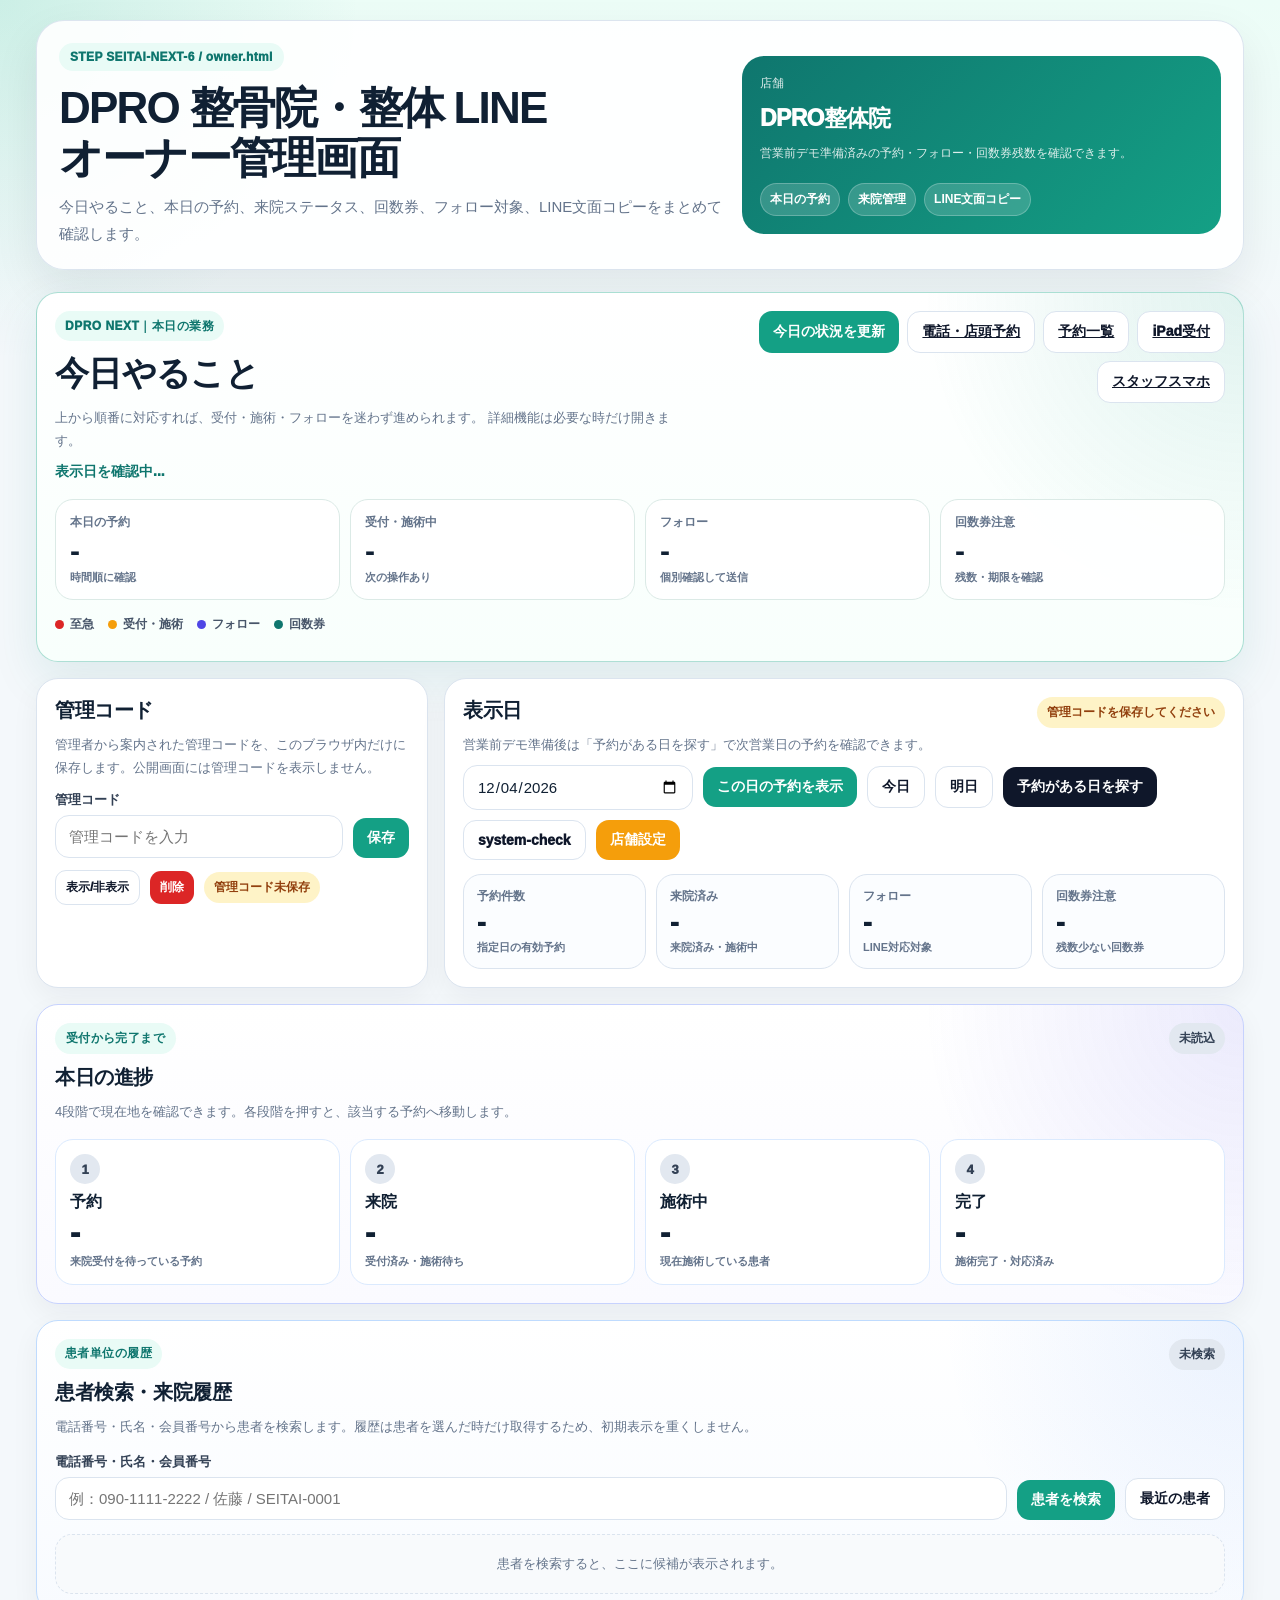
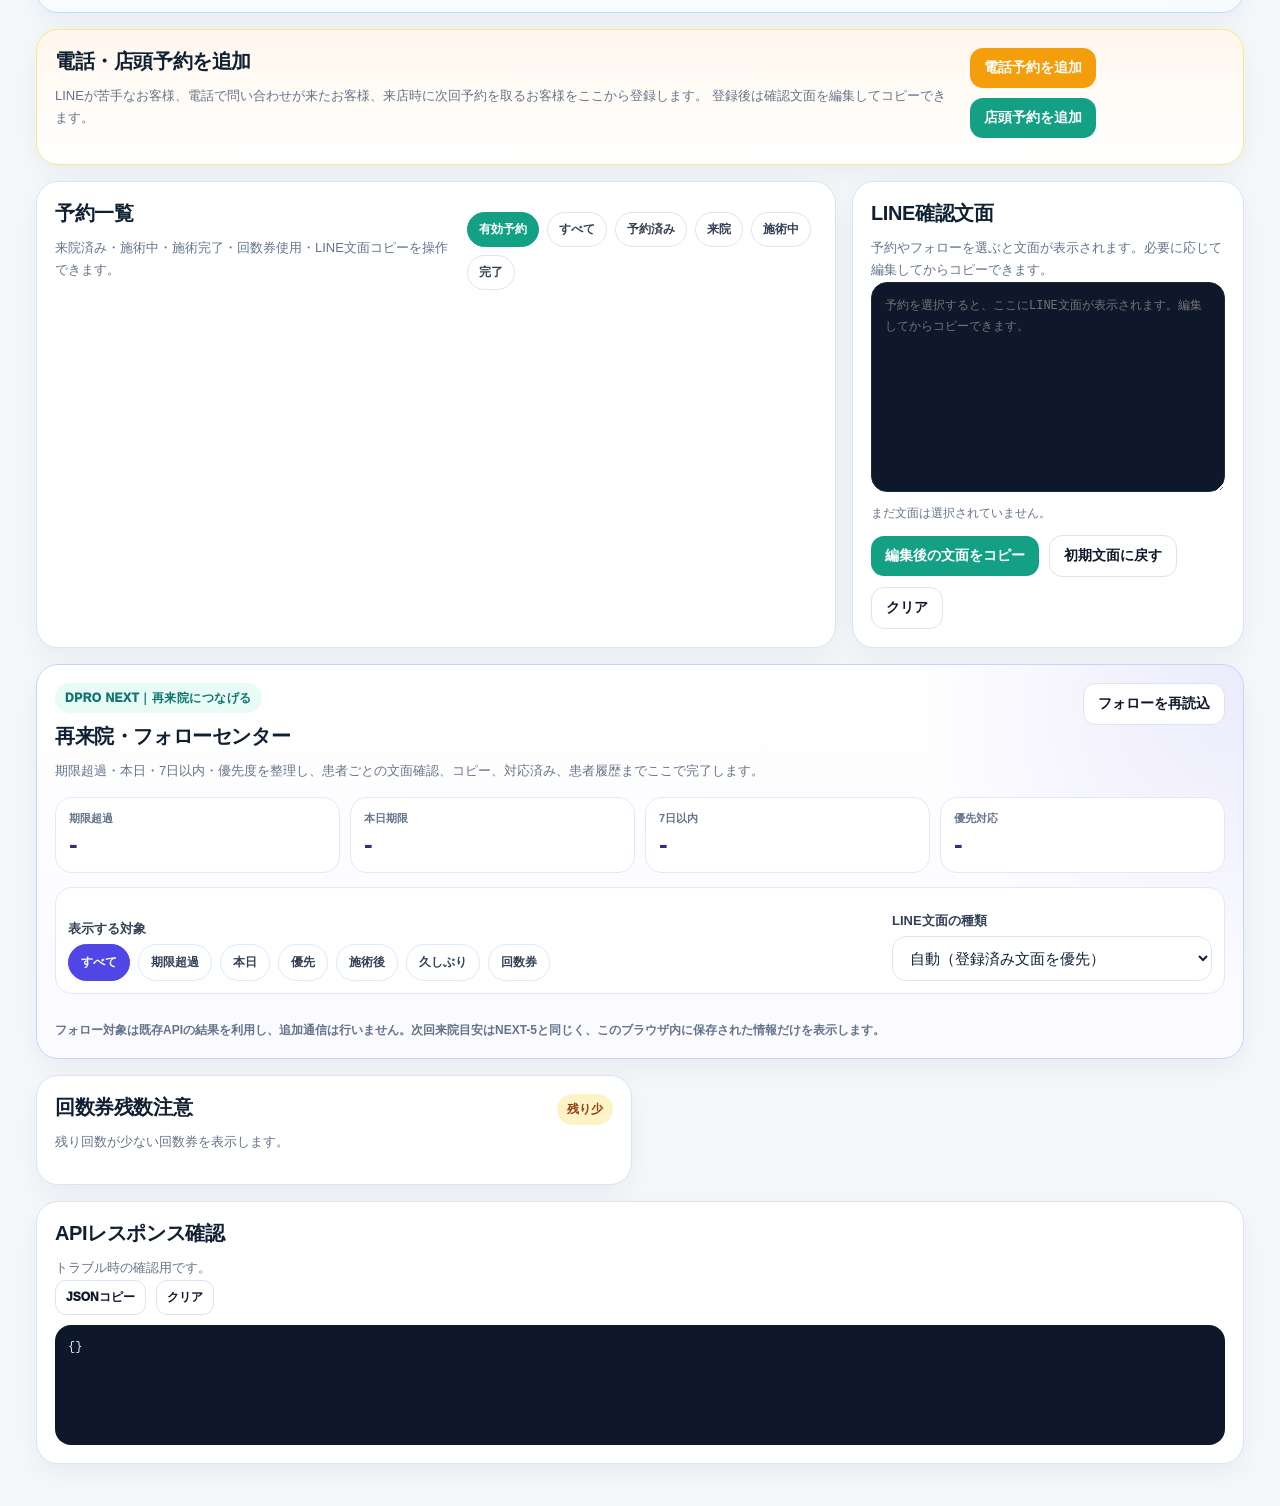
<file: owner.html>
<!doctype html>
<!-- STEP SEITAI-NEXT-10 COMPLETE / 20260724 -->
<html lang="ja">
<head>
  <meta charset="utf-8" />
  <meta name="viewport" content="width=device-width,initial-scale=1,viewport-fit=cover" />
  <title>DPRO 整骨院・整体 LINE｜オーナー管理｜DPRO NEXT完成版</title>
  <script src="./config.js?v=seitai-next-10-complete"></script>
  <style>
    :root{
      --bg:#f4f8fb;
      --card:#ffffff;
      --ink:#102033;
      --muted:#64748b;
      --line:#dbe4ef;
      --brand:#14a085;
      --brand2:#0f766e;
      --soft:#e9fbf6;
      --soft2:#f8fafc;
      --ok:#16a34a;
      --warn:#f59e0b;
      --danger:#dc2626;
      --dark:#0f172a;
      --shadow:0 18px 45px rgba(15,23,42,.08);
      --radius:22px;
    }
    *{box-sizing:border-box}
    html{scroll-behavior:smooth}
    body{
      margin:0;
      font-family:-apple-system,BlinkMacSystemFont,"Segoe UI","Noto Sans JP",sans-serif;
      color:var(--ink);
      background:
        radial-gradient(circle at top left,rgba(20,160,133,.15),transparent 360px),
        linear-gradient(180deg,#ecfdf7 0%,#f4f8fb 330px,#f4f8fb 100%);
    }
    button,input,select,textarea{font:inherit}
    button{cursor:pointer}
    .wrap{width:min(1240px,100%);margin:0 auto;padding:0 16px}
    header{padding:20px 0 12px}
    .hero{
      display:grid;
      grid-template-columns:1.25fr .9fr;
      gap:18px;
      align-items:center;
      background:rgba(255,255,255,.9);
      border:1px solid rgba(219,228,239,.95);
      border-radius:28px;
      box-shadow:var(--shadow);
      padding:22px;
    }
    .badge{
      display:inline-flex;
      align-items:center;
      gap:8px;
      padding:7px 11px;
      border-radius:999px;
      background:var(--soft);
      color:var(--brand2);
      font-weight:950;
      font-size:12px;
      letter-spacing:.03em;
    }
    h1{
      margin:12px 0 10px;
      font-size:clamp(28px,4.8vw,44px);
      line-height:1.14;
      letter-spacing:-.04em;
    }
    h2{margin:0 0 10px;font-size:20px;letter-spacing:-.02em}
    h3{margin:16px 0 8px;font-size:15px}
    .lead{
      margin:0;
      color:var(--muted);
      line-height:1.8;
      font-size:15px;
    }
    .heroPanel{
      background:linear-gradient(135deg,#0f766e,#14a085);
      color:#fff;
      border-radius:22px;
      padding:18px;
      min-height:150px;
      display:grid;
      gap:10px;
      align-content:center;
    }
    .heroPanel .shop{font-size:23px;font-weight:950;letter-spacing:-.03em}
    .heroPanel .mini{opacity:.86;font-size:12px;line-height:1.6}
    .heroChips{display:flex;gap:8px;flex-wrap:wrap;margin-top:10px}
    .heroChip{
      background:rgba(255,255,255,.16);
      border:1px solid rgba(255,255,255,.24);
      color:#fff;
      padding:7px 9px;
      border-radius:999px;
      font-size:12px;
      font-weight:900;
    }
    main{padding:10px 0 42px}
    .grid{display:grid;grid-template-columns:repeat(12,1fr);gap:16px}
    .card{
      background:var(--card);
      border:1px solid var(--line);
      border-radius:var(--radius);
      box-shadow:0 10px 28px rgba(15,23,42,.05);
      padding:18px;
    }
    .span3{grid-column:span 3}
    .span4{grid-column:span 4}
    .span5{grid-column:span 5}
    .span6{grid-column:span 6}
    .span7{grid-column:span 7}
    .span8{grid-column:span 8}
    .span12{grid-column:span 12}
    .note{margin:7px 0 0;color:var(--muted);line-height:1.75;font-size:13px}
    .row{display:flex;gap:10px;align-items:center;flex-wrap:wrap}
    label{
      display:block;
      font-size:13px;
      font-weight:900;
      margin:12px 0 6px;
      color:#334155;
    }
    input,select,textarea{
      width:100%;
      border:1px solid var(--line);
      border-radius:14px;
      padding:12px 13px;
      background:#fff;
      color:var(--ink);
      outline:none;
      font-size:15px;
    }
    textarea{min-height:120px;line-height:1.65;resize:vertical}
    input:focus,select:focus,textarea:focus{
      border-color:var(--brand);
      box-shadow:0 0 0 4px rgba(20,160,133,.12);
    }
    .btn{
      border:0;
      border-radius:13px;
      padding:11px 14px;
      font-weight:950;
      background:#e2e8f0;
      color:#0f172a;
      transition:.15s transform,.15s opacity,.15s background;
      font-size:14px;
    }
    .btn:hover{transform:translateY(-1px)}
    .btn:disabled{opacity:.55;cursor:not-allowed;transform:none}
    .btn.primary{background:var(--brand);color:#fff}
    .btn.dark{background:var(--dark);color:#fff}
    .btn.warn{background:var(--warn);color:#fff}
    .btn.danger{background:var(--danger);color:#fff}
    .btn.ghost{background:#fff;border:1px solid var(--line)}
    .btn.small{padding:8px 10px;border-radius:11px;font-size:12px}
    .status{
      display:inline-flex;
      align-items:center;
      gap:6px;
      padding:7px 10px;
      border-radius:999px;
      background:#e2e8f0;
      color:#334155;
      font-size:12px;
      font-weight:950;
      white-space:nowrap;
    }
    .status.ok{background:#dcfce7;color:#166534}
    .status.warn{background:#fef3c7;color:#92400e}
    .status.ng{background:#fee2e2;color:#991b1b}
    .statGrid{
      display:grid;
      grid-template-columns:repeat(4,minmax(0,1fr));
      gap:10px;
      margin-top:14px;
    }
    .stat{
      border:1px solid var(--line);
      border-radius:18px;
      background:#fbfdff;
      padding:13px;
    }
    .statLabel{font-size:12px;color:var(--muted);font-weight:900}
    .statValue{font-size:26px;font-weight:950;letter-spacing:-.04em;margin-top:2px}
    .statHint{font-size:11px;color:var(--muted);font-weight:800;margin-top:2px}
    .list{display:grid;gap:10px;margin-top:12px}
    .item{
      border:1px solid #e5edf6;
      border-radius:18px;
      background:#fbfdff;
      padding:13px;
    }
    .item.active{border-color:#bbf7d0;background:#f0fdf4}
    .itemTop{
      display:flex;
      align-items:flex-start;
      justify-content:space-between;
      gap:12px;
    }
    .itemTitle{font-weight:950;line-height:1.5;font-size:15px}
    .itemMeta{color:var(--muted);font-size:12px;line-height:1.65;margin-top:3px}
    .pill{
      display:inline-flex;
      align-items:center;
      padding:5px 8px;
      border-radius:999px;
      background:#eef2ff;
      color:#3730a3;
      font-size:11px;
      font-weight:950;
      white-space:nowrap;
    }
    .pill.green{background:#dcfce7;color:#166534}
    .pill.orange{background:#ffedd5;color:#9a3412}
    .pill.red{background:#fee2e2;color:#991b1b}
    .pill.gray{background:#e2e8f0;color:#334155}
    .pill.dark{background:#0f172a;color:#fff}
    .tagRow{display:flex;gap:6px;flex-wrap:wrap;margin-top:8px}
    .tag{
      display:inline-flex;
      padding:5px 8px;
      border-radius:999px;
      background:#f1f5f9;
      color:#334155;
      font-size:11px;
      font-weight:900;
    }
    .actionRow{
      display:flex;
      gap:8px;
      flex-wrap:wrap;
      margin-top:12px;
    }
    .messageBox{
      background:#0f172a;
      color:#d1fae5;
      border-radius:16px;
      padding:13px;
      font-family:ui-monospace,SFMono-Regular,Menlo,Consolas,monospace;
      font-size:12px;
      line-height:1.65;
      white-space:pre-wrap;
      min-height:120px;
      max-height:340px;
      overflow:auto;
    }
    .messageEditor{
      width:100%;
      min-height:210px;
      max-height:420px;
      border:1px solid #1f2937;
      background:#0f172a;
      color:#d1fae5;
      border-radius:16px;
      padding:13px;
      font-family:ui-monospace,SFMono-Regular,Menlo,Consolas,monospace;
      font-size:12px;
      line-height:1.7;
      resize:vertical;
      white-space:pre-wrap;
    }
    .messageEditor:focus{
      border-color:var(--brand);
      box-shadow:0 0 0 4px rgba(20,160,133,.16);
    }
    .messageHint{
      margin-top:8px;
      color:var(--muted);
      font-size:12px;
      line-height:1.6;
    }
    .kv{
      display:grid;
      grid-template-columns:140px 1fr;
      gap:8px 10px;
      font-size:13px;
      background:#f8fafc;
      border:1px solid #edf2f7;
      border-radius:16px;
      padding:12px;
    }
    .kv div:nth-child(odd){color:var(--muted);font-weight:900}
    .adminBar{
      display:grid;
      grid-template-columns:1fr auto;
      gap:10px;
      align-items:end;
    }
    .tabs{display:flex;gap:8px;flex-wrap:wrap;margin-top:12px}
    .tab{
      border:1px solid var(--line);
      background:#fff;
      border-radius:999px;
      padding:8px 11px;
      font-size:12px;
      font-weight:950;
      color:#334155;
    }
    .tab.selected{background:var(--brand);border-color:var(--brand);color:#fff}
    .sectionHead{
      display:flex;
      justify-content:space-between;
      gap:12px;
      align-items:flex-start;
      margin-bottom:8px;
    }
    .split{
      display:grid;
      grid-template-columns:1fr 1fr;
      gap:12px;
    }
    .empty{
      border:1px dashed var(--line);
      background:#f8fafc;
      border-radius:17px;
      padding:18px;
      color:var(--muted);
      font-size:13px;
      line-height:1.7;
      text-align:center;
    }
    .toast{
      position:fixed;
      left:50%;
      bottom:18px;
      transform:translateX(-50%);
      background:#0f172a;
      color:#fff;
      border-radius:999px;
      padding:12px 16px;
      box-shadow:var(--shadow);
      font-size:14px;
      font-weight:900;
      opacity:0;
      pointer-events:none;
      transition:.2s;
      z-index:99;
      max-width:calc(100% - 28px);
      text-align:center;
    }
    .toast.show{opacity:1;bottom:30px}
    .loading{
      display:inline-block;
      width:14px;height:14px;
      border:2px solid rgba(255,255,255,.55);
      border-top-color:#fff;
      border-radius:999px;
      animation:spin .7s linear infinite;
      vertical-align:-2px;
      margin-right:6px;
    }
    @keyframes spin{to{transform:rotate(360deg)}}

    .settingsPanel{display:none;margin-top:14px}
    .settingsPanel.open{display:block}
    .settingsNav{
      display:flex;
      gap:8px;
      flex-wrap:wrap;
      margin:14px 0;
      padding:8px;
      border:1px solid var(--line);
      border-radius:18px;
      background:#f8fafc;
    }
    .settingsTab{
      border:1px solid var(--line);
      background:#fff;
      color:#334155;
      border-radius:999px;
      padding:9px 12px;
      font-size:12px;
      font-weight:950;
    }
    .settingsTab.selected{
      background:var(--brand);
      border-color:var(--brand);
      color:#fff;
    }
    .settingsSection{display:none}
    .settingsSection.open{display:block}
    .formGrid{
      display:grid;
      grid-template-columns:repeat(12,1fr);
      gap:12px;
    }
    .field3{grid-column:span 3}
    .field4{grid-column:span 4}
    .field6{grid-column:span 6}
    .field8{grid-column:span 8}
    .field12{grid-column:span 12}
    .checkGrid{
      display:grid;
      grid-template-columns:repeat(3,minmax(0,1fr));
      gap:10px;
      margin-top:10px;
    }
    .checkCard{
      display:flex;
      gap:8px;
      align-items:center;
      border:1px solid var(--line);
      background:#fff;
      border-radius:14px;
      padding:11px;
      font-size:13px;
      font-weight:900;
    }
    .checkCard input{width:auto}
    .editTable{
      display:grid;
      gap:10px;
      margin-top:12px;
    }
    .editRow{
      border:1px solid var(--line);
      background:#fbfdff;
      border-radius:18px;
      padding:12px;
    }
    .editRowTitle{
      display:flex;
      justify-content:space-between;
      align-items:center;
      gap:10px;
      margin-bottom:8px;
      font-weight:950;
    }
    .templateArea{
      min-height:180px;
      font-family:ui-monospace,SFMono-Regular,Menlo,Consolas,monospace;
      font-size:13px;
      white-space:pre-wrap;
    }


    .settingsModal{
      position:fixed;
      inset:0;
      z-index:220;
      display:none;
      overflow:auto;
      padding:18px;
      background:rgba(15,23,42,.42);
      backdrop-filter:blur(5px);
    }
    .settingsModal.open{display:block}
    .settingsModalHead,
    .settingsModal > .settingsPanel{
      width:min(980px,calc(100vw - 36px));
      margin-left:auto;
      margin-right:0;
      background:#fff;
      border:1px solid var(--line);
      box-shadow:0 26px 90px rgba(15,23,42,.25);
    }
    .settingsModalHead{
      border-radius:26px 26px 0 0;
      padding:18px;
      margin-bottom:0;
      position:sticky;
      top:18px;
      z-index:5;
      backdrop-filter:blur(10px);
    }
    .settingsModal > .settingsPanel{
      display:block;
      margin-top:0;
      border-top:0;
      border-radius:0 0 26px 26px;
      padding:18px;
    }
    body.settingsOpen{overflow:hidden}



    .customerSearchPanel{
      border:1px solid #bfdbfe;
      background:linear-gradient(180deg,#eff6ff,#ffffff);
      border-radius:18px;
      padding:14px;
      margin:10px 0 14px;
    }
    .customerSearchHead{
      display:flex;
      justify-content:space-between;
      align-items:flex-start;
      gap:12px;
      margin-bottom:10px;
    }
    .customerSearchTitle{
      font-size:16px;
      font-weight:950;
      color:#1e3a8a;
      letter-spacing:-.02em;
    }
    .customerResultList{
      display:grid;
      gap:8px;
      margin-top:10px;
    }
    .customerResultItem{
      border:1px solid #dbeafe;
      background:#fff;
      border-radius:14px;
      padding:12px;
      display:flex;
      justify-content:space-between;
      gap:10px;
      align-items:center;
    }
    .customerResultMain{min-width:0}
    .customerResultName{
      font-size:15px;
      font-weight:950;
      color:#0f172a;
      line-height:1.35;
    }
    .customerResultMeta{
      font-size:12px;
      color:#64748b;
      line-height:1.55;
      margin-top:3px;
      word-break:break-word;
    }
    .selectedCustomerBox{
      display:none;
      border:1px solid #bbf7d0;
      background:#f0fdf4;
      color:#166534;
      border-radius:16px;
      padding:12px;
      line-height:1.65;
      font-size:13px;
      font-weight:850;
      margin-top:10px;
    }
    .selectedCustomerBox.show{display:block}
    .customerMetrics{
      display:grid;
      grid-template-columns:repeat(3,minmax(0,1fr));
      gap:8px;
      margin-top:10px;
    }
    .customerMetric{
      border:1px solid #dbeafe;
      background:#fff;
      border-radius:12px;
      padding:9px;
      font-size:12px;
      line-height:1.45;
      color:#334155;
    }
    .customerMetric b{
      display:block;
      font-size:15px;
      color:#0f172a;
      margin-bottom:3px;
    }

    .quickActionCard{
      border:1px solid #fde68a;
      background:linear-gradient(180deg,#fff7ed,#ffffff);
    }
    .manualModal{
      position:fixed;
      inset:0;
      z-index:230;
      display:none;
      overflow:auto;
      padding:18px;
      background:rgba(15,23,42,.42);
      backdrop-filter:blur(5px);
    }
    .manualModal.open{display:block}
    .manualBox{
      width:min(980px,calc(100vw - 36px));
      margin:0 auto;
      background:#fff;
      border:1px solid var(--line);
      border-radius:26px;
      box-shadow:0 26px 90px rgba(15,23,42,.28);
      padding:18px;
    }
    .manualHead{
      display:flex;
      justify-content:space-between;
      align-items:flex-start;
      gap:14px;
      border-bottom:1px solid var(--line);
      padding-bottom:14px;
      margin-bottom:14px;
    }
    .manualSourceTabs{
      display:flex;
      gap:8px;
      flex-wrap:wrap;
      margin:12px 0;
    }
    .sourceTab{
      border:1px solid var(--line);
      background:#fff;
      color:#334155;
      border-radius:999px;
      padding:10px 13px;
      font-weight:950;
      font-size:13px;
    }
    .sourceTab.selected{
      background:var(--warn);
      border-color:var(--warn);
      color:#fff;
    }
    .manualSlots{
      display:grid;
      grid-template-columns:repeat(5,minmax(0,1fr));
      gap:8px;
      margin-top:12px;
    }
    .manualSlot{
      border:1px solid #bbf7d0;
      background:#ecfdf5;
      color:#047857;
      border-radius:13px;
      padding:10px 8px;
      font-size:13px;
      font-weight:950;
      text-align:center;
      transition:.15s transform,.15s background;
    }
    .manualSlot:hover{transform:translateY(-1px)}
    .manualSlot.selected{
      background:var(--brand);
      color:#fff;
      border-color:var(--brand2);
      box-shadow:0 8px 18px rgba(20,160,133,.22);
    }
    .manualSlot small{
      display:block;
      font-size:10px;
      font-weight:800;
      opacity:.82;
      white-space:nowrap;
      overflow:hidden;
      text-overflow:ellipsis;
    }
    .alert{
      border-radius:16px;
      padding:12px;
      background:#fef3c7;
      color:#92400e;
      border:1px solid #fde68a;
      font-size:13px;
      line-height:1.65;
      font-weight:850;
      margin-top:10px;
    }
    .alert.ok{
      background:#dcfce7;
      color:#166534;
      border-color:#bbf7d0;
    }
    .alert.danger{
      background:#fee2e2;
      color:#991b1b;
      border-color:#fecaca;
    }

    @media(max-width:980px){
      .hero{grid-template-columns:1fr}
      .span3,.span4,.span5,.span6,.span7,.span8{grid-column:span 12}
      .statGrid{grid-template-columns:repeat(2,minmax(0,1fr))}
      .adminBar{grid-template-columns:1fr}
      .split{grid-template-columns:1fr}
      .field3,.field4,.field6,.field8{grid-column:span 12}
      .checkGrid{grid-template-columns:1fr}
      .manualSlots{grid-template-columns:repeat(3,minmax(0,1fr))}
      .manualBox{width:100%;padding:14px}
      .manualHead{display:block}
      .customerResultItem{display:block}
      .customerResultItem .btn{margin-top:8px}
      .customerMetrics{grid-template-columns:1fr}
      .settingsModal{padding:12px}
      .settingsModalHead,.settingsModal > .settingsPanel{width:100%;margin-left:0}
    }
    @media(max-width:560px){
      .wrap{padding:0 12px}
      header{padding-top:12px}
      .hero,.card{border-radius:20px;padding:16px}
      .grid{gap:12px}
      .statGrid{grid-template-columns:1fr 1fr}
      h1{font-size:30px}
      .itemTop{display:block}
      .itemTop .pill{margin-top:8px}
      .kv{grid-template-columns:1fr}
      .manualSlots{grid-template-columns:repeat(2,minmax(0,1fr))}
      .field3,.field4,.field6,.field8{grid-column:span 12}
      .kv div:nth-child(odd){margin-top:4px}
    }
  
    /* DPRO NEXT-2: today-first owner dashboard */
    .nextTodayBoard{
      border:1px solid rgba(20,160,133,.34);
      background:
        radial-gradient(circle at top right,rgba(20,160,133,.13),transparent 320px),
        linear-gradient(180deg,#ffffff 0%,#f8fffc 100%);
      box-shadow:0 18px 48px rgba(15,118,110,.10);
      scroll-margin-top:16px;
    }
    .nextBoardHead{
      display:flex;
      justify-content:space-between;
      align-items:flex-start;
      gap:18px;
    }
    .nextEyebrow{
      display:inline-flex;
      align-items:center;
      min-height:30px;
      padding:6px 10px;
      border-radius:999px;
      background:var(--soft);
      color:var(--brand2);
      font-size:12px;
      font-weight:950;
      letter-spacing:.04em;
    }
    .nextBoardHead h2{
      margin-top:10px;
      font-size:clamp(24px,3vw,34px);
    }
    .nextTodayDate{
      margin-top:10px;
      font-size:14px;
      font-weight:950;
      color:#0f766e;
    }
    .nextBoardActions{
      display:flex;
      justify-content:flex-end;
      gap:8px;
      flex-wrap:wrap;
      max-width:520px;
    }
    .nextTodoSummary{
      display:grid;
      grid-template-columns:repeat(4,minmax(0,1fr));
      gap:10px;
      margin-top:18px;
    }
    .nextSummaryItem{
      display:grid;
      gap:3px;
      min-width:0;
      padding:14px;
      border:1px solid #dbeae6;
      border-radius:18px;
      background:rgba(255,255,255,.92);
      color:inherit;
      text-decoration:none;
      transition:.15s transform,.15s border-color,.15s box-shadow;
    }
    .nextSummaryItem:hover{
      transform:translateY(-1px);
      border-color:rgba(20,160,133,.52);
      box-shadow:0 10px 24px rgba(15,118,110,.08);
    }
    .nextSummaryItem span{
      color:var(--muted);
      font-size:12px;
      font-weight:900;
    }
    .nextSummaryItem b{
      font-size:30px;
      line-height:1.1;
      letter-spacing:-.04em;
    }
    .nextSummaryItem small{
      color:#64748b;
      font-size:11px;
      font-weight:800;
    }
    .nextTodoLegend{
      display:flex;
      gap:14px;
      flex-wrap:wrap;
      margin:16px 0 10px;
      color:#475569;
      font-size:12px;
      font-weight:900;
    }
    .nextTodoLegend span{
      display:inline-flex;
      align-items:center;
      gap:6px;
    }
    .nextLegendDot{
      width:9px;
      height:9px;
      border-radius:50%;
      background:#94a3b8;
    }
    .nextLegendDot.urgent{background:#dc2626}
    .nextLegendDot.waiting{background:#f59e0b}
    .nextLegendDot.followup{background:#4f46e5}
    .nextLegendDot.ticket{background:#0f766e}
    .nextTodoList{
      display:grid;
      gap:10px;
    }
    .nextTodoCard{
      border:1px solid #e2e8f0;
      border-left:6px solid #94a3b8;
      border-radius:18px;
      background:#fff;
      padding:14px;
    }
    .nextTodoCard.urgent{
      border-color:#fecaca;
      border-left-color:#dc2626;
      background:#fffafa;
    }
    .nextTodoCard.waiting{
      border-color:#fde68a;
      border-left-color:#f59e0b;
      background:#fffdf7;
    }
    .nextTodoCard.current{
      border-color:#99f6e4;
      border-left-color:#0f766e;
      background:#f4fffc;
    }
    .nextTodoCard.followup{
      border-color:#c7d2fe;
      border-left-color:#4f46e5;
      background:#fafaff;
    }
    .nextTodoCard.ticket{
      border-color:#a7f3d0;
      border-left-color:#0f766e;
      background:#f7fffb;
    }
    .nextTodoTop{
      display:flex;
      justify-content:space-between;
      align-items:flex-start;
      gap:14px;
    }
    .nextTodoTime{
      font-size:22px;
      font-weight:950;
      letter-spacing:-.03em;
      line-height:1.2;
    }
    .nextTodoName{
      margin-top:3px;
      font-size:17px;
      font-weight:950;
      line-height:1.4;
    }
    .nextTodoMeta{
      margin-top:5px;
      color:#64748b;
      font-size:13px;
      line-height:1.65;
    }
    .nextTodoBadge{
      flex:0 0 auto;
      display:inline-flex;
      align-items:center;
      min-height:30px;
      padding:6px 10px;
      border-radius:999px;
      background:#e2e8f0;
      color:#334155;
      font-size:12px;
      font-weight:950;
      white-space:nowrap;
    }
    .nextTodoBadge.urgent{background:#fee2e2;color:#991b1b}
    .nextTodoBadge.waiting{background:#fef3c7;color:#92400e}
    .nextTodoBadge.current{background:#ccfbf1;color:#115e59}
    .nextTodoBadge.followup{background:#e0e7ff;color:#3730a3}
    .nextTodoBadge.ticket{background:#d1fae5;color:#065f46}
    .nextProgress{
      display:grid;
      grid-template-columns:repeat(4,minmax(0,1fr));
      gap:5px;
      margin-top:12px;
    }
    .nextProgress span{
      display:grid;
      place-items:center;
      min-height:28px;
      border-radius:9px;
      background:#f1f5f9;
      color:#64748b;
      font-size:10px;
      font-weight:900;
      text-align:center;
    }
    .nextProgress span.done{
      background:#d1fae5;
      color:#065f46;
    }
    .nextProgress span.active{
      background:var(--brand);
      color:#fff;
      box-shadow:0 6px 16px rgba(20,160,133,.20);
    }
    .nextTodoActions{
      display:flex;
      gap:8px;
      flex-wrap:wrap;
      margin-top:12px;
    }
    .nextTodoActions .btn.primary,
    .nextTodoActions .btn.warn,
    .nextTodoActions .btn.dark{
      min-width:128px;
    }
    #quickReservationSection,
    #reservationSection,
    #followupSection,
    #ticketSection{
      scroll-margin-top:18px;
    }

    /* DPRO NEXT-2: PC settings use left navigation */
    .settingsModal > .settingsPanel{
      display:grid;
      grid-template-columns:220px minmax(0,1fr);
      gap:20px;
      align-items:start;
    }
    .settingsModal > .settingsPanel .settingsNav{
      grid-column:1;
      grid-row:1;
      display:grid;
      gap:8px;
      align-content:start;
      position:sticky;
      top:104px;
      margin:0;
      padding:10px;
      border-radius:18px;
    }
    .settingsModal > .settingsPanel .settingsTab{
      width:100%;
      min-height:44px;
      border-radius:12px;
      padding:10px 12px;
      text-align:left;
    }
    .settingsModal > .settingsPanel .settingsSection{
      grid-column:2;
      grid-row:1;
      min-width:0;
      margin:0;
    }

    @media(max-width:900px){
      .nextBoardHead{display:block}
      .nextBoardActions{justify-content:flex-start;max-width:none;margin-top:14px}
      .nextTodoSummary{grid-template-columns:repeat(2,minmax(0,1fr))}
      .settingsModal > .settingsPanel{display:block}
      .settingsModal > .settingsPanel .settingsNav{
        position:static;
        display:flex;
        overflow-x:auto;
        flex-wrap:nowrap;
        margin:0 0 16px;
        scrollbar-width:thin;
      }
      .settingsModal > .settingsPanel .settingsTab{
        width:auto;
        flex:0 0 auto;
        white-space:nowrap;
        text-align:center;
      }
    }
    @media(max-width:560px){
      .nextTodayBoard{padding:15px}
      .nextBoardActions .btn{width:100%}
      .nextTodoSummary{grid-template-columns:1fr 1fr}
      .nextSummaryItem{padding:12px}
      .nextSummaryItem b{font-size:26px}
      .nextTodoTop{display:block}
      .nextTodoBadge{margin-top:8px}
      .nextProgress{grid-template-columns:1fr 1fr}
      .nextTodoActions{display:grid;grid-template-columns:1fr}
      .nextTodoActions .btn{width:100%;min-width:0}
    }


    /* DPRO NEXT-3: patient history is loaded only when selected */
    .patientLedgerCard{
      border:1px solid #bfdbfe;
      background:
        radial-gradient(circle at top right,rgba(59,130,246,.10),transparent 300px),
        linear-gradient(180deg,#ffffff,#f8fbff);
      scroll-margin-top:18px;
    }
    .patientSearchBar{
      display:grid;
      grid-template-columns:minmax(0,1fr) auto auto;
      gap:10px;
      align-items:end;
      margin-top:14px;
    }
    .patientSearchBar label{margin-top:0}
    .patientSearchResults{
      display:grid;
      grid-template-columns:repeat(2,minmax(0,1fr));
      gap:10px;
      margin-top:14px;
    }
    .patientSearchItem{
      display:grid;
      grid-template-columns:minmax(0,1fr) auto;
      gap:12px;
      align-items:center;
      border:1px solid #dbeafe;
      border-radius:18px;
      background:#fff;
      padding:14px;
      min-width:0;
    }
    .patientSearchName{
      font-size:17px;
      font-weight:950;
      line-height:1.4;
    }
    .patientSearchMeta{
      margin-top:4px;
      color:#64748b;
      font-size:12px;
      line-height:1.65;
      word-break:break-word;
    }
    .patientDrawer{
      position:fixed;
      inset:0;
      z-index:260;
      display:none;
      overflow:auto;
      padding:18px;
      background:rgba(15,23,42,.48);
      backdrop-filter:blur(6px);
    }
    .patientDrawer.open{display:block}
    .patientDrawerPanel{
      width:min(1100px,calc(100vw - 36px));
      min-height:calc(100vh - 36px);
      margin:0 0 0 auto;
      border:1px solid #dbeafe;
      border-radius:28px;
      background:#fff;
      box-shadow:0 28px 90px rgba(15,23,42,.28);
      overflow:hidden;
    }
    .patientDrawerHead{
      position:sticky;
      top:0;
      z-index:5;
      display:flex;
      justify-content:space-between;
      gap:16px;
      align-items:flex-start;
      padding:20px;
      border-bottom:1px solid #dbeafe;
      background:rgba(255,255,255,.96);
      backdrop-filter:blur(10px);
    }
    .patientDrawerName{
      margin-top:8px;
      font-size:clamp(25px,4vw,38px);
      font-weight:950;
      letter-spacing:-.04em;
      line-height:1.15;
    }
    .patientDrawerMeta{
      margin-top:7px;
      color:#64748b;
      font-size:13px;
      line-height:1.7;
    }
    .patientDrawerBody{padding:20px}
    .patientHistoryMetrics{
      display:grid;
      grid-template-columns:repeat(4,minmax(0,1fr));
      gap:10px;
    }
    .patientHistoryMetric{
      min-width:0;
      border:1px solid #dbeafe;
      border-radius:17px;
      background:#f8fbff;
      padding:13px;
    }
    .patientHistoryMetric span{
      display:block;
      color:#64748b;
      font-size:11px;
      font-weight:900;
    }
    .patientHistoryMetric b{
      display:block;
      margin-top:3px;
      font-size:24px;
      line-height:1.15;
      letter-spacing:-.04em;
    }
    .patientHistoryTabs{
      display:flex;
      gap:8px;
      flex-wrap:wrap;
      margin:18px 0 12px;
      padding:8px;
      border:1px solid #dbeafe;
      border-radius:17px;
      background:#f8fbff;
    }
    .patientHistoryTab{
      border:1px solid #dbeafe;
      border-radius:999px;
      background:#fff;
      color:#334155;
      padding:9px 12px;
      font-size:13px;
      font-weight:950;
    }
    .patientHistoryTab.selected{
      border-color:#2563eb;
      background:#2563eb;
      color:#fff;
    }
    .patientHistoryContent{
      display:grid;
      gap:10px;
      min-height:260px;
    }
    .patientHistoryRow{
      border:1px solid #e2e8f0;
      border-radius:18px;
      background:#fff;
      padding:14px;
    }
    .patientHistoryRowTop{
      display:flex;
      justify-content:space-between;
      gap:12px;
      align-items:flex-start;
    }
    .patientHistoryRowTitle{
      font-size:16px;
      font-weight:950;
      line-height:1.45;
    }
    .patientHistoryRowMeta{
      margin-top:5px;
      color:#64748b;
      font-size:12px;
      line-height:1.7;
    }
    .patientSummaryGrid{
      display:grid;
      grid-template-columns:repeat(2,minmax(0,1fr));
      gap:10px;
    }
    .patientSummaryBox{
      border:1px solid #dbeafe;
      border-radius:18px;
      background:#f8fbff;
      padding:14px;
      min-width:0;
    }
    .patientSummaryBox h3{margin-top:0}
    .patientDrawerFoot{
      position:sticky;
      bottom:0;
      display:flex;
      justify-content:space-between;
      gap:10px;
      flex-wrap:wrap;
      padding:16px 20px;
      border-top:1px solid #dbeafe;
      background:rgba(255,255,255,.96);
      backdrop-filter:blur(10px);
    }
    body.patientHistoryOpen{overflow:hidden}
    #patientLedgerSection{scroll-margin-top:18px}

    @media(max-width:900px){
      .patientSearchResults{grid-template-columns:1fr}
      .patientHistoryMetrics{grid-template-columns:repeat(2,minmax(0,1fr))}
      .patientSummaryGrid{grid-template-columns:1fr}
      .patientDrawer{padding:10px}
      .patientDrawerPanel{width:100%;min-height:calc(100vh - 20px)}
    }
    @media(max-width:560px){
      .patientSearchBar{grid-template-columns:1fr}
      .patientSearchBar .btn{width:100%}
      .patientSearchItem{grid-template-columns:1fr}
      .patientSearchItem .btn{width:100%}
      .patientDrawerHead{display:block;padding:16px}
      .patientDrawerHead .btn{width:100%;margin-top:12px}
      .patientDrawerBody{padding:14px}
      .patientHistoryMetrics{grid-template-columns:1fr 1fr}
      .patientHistoryTabs{overflow-x:auto;flex-wrap:nowrap}
      .patientHistoryTab{flex:0 0 auto;white-space:nowrap}
      .patientHistoryRowTop{display:block}
      .patientHistoryRowTop .pill{margin-top:8px}
      .patientDrawerFoot{display:grid;grid-template-columns:1fr;padding:14px}
      .patientDrawerFoot .btn{width:100%}
    }

  /* DPRO NEXT-4: reception-to-completion workflow visibility */
  .workflowBoard{
    border:1px solid #c7d2fe;
    background:
      radial-gradient(circle at top right,rgba(79,70,229,.11),transparent 320px),
      linear-gradient(180deg,#ffffff 0%,#fafaff 100%);
    scroll-margin-top:18px;
  }
  .workflowBoardHead{
    display:flex;
    justify-content:space-between;
    gap:14px;
    align-items:flex-start;
  }
  .workflowBoardGrid{
    display:grid;
    grid-template-columns:repeat(4,minmax(0,1fr));
    gap:10px;
    margin-top:16px;
  }
  .workflowStageCard{
    border:1px solid #dbeafe;
    border-radius:18px;
    background:#fff;
    padding:14px;
    min-width:0;
    text-align:left;
    color:inherit;
    cursor:pointer;
  }
  .workflowStageCard:hover{
    border-color:#818cf8;
    box-shadow:0 10px 24px rgba(79,70,229,.09);
  }
  .workflowStageCard.active{
    border-color:#4f46e5;
    background:#eef2ff;
  }
  .workflowStageNo{
    display:inline-grid;
    place-items:center;
    width:30px;
    height:30px;
    border-radius:999px;
    background:#e2e8f0;
    color:#334155;
    font-size:13px;
    font-weight:950;
  }
  .workflowStageCard.active .workflowStageNo{
    background:#4f46e5;
    color:#fff;
  }
  .workflowStageName{
    margin-top:8px;
    font-size:16px;
    font-weight:950;
  }
  .workflowStageCount{
    margin-top:3px;
    font-size:30px;
    line-height:1.1;
    font-weight:950;
    letter-spacing:-.04em;
  }
  .workflowStageHint{
    margin-top:4px;
    color:#64748b;
    font-size:11px;
    line-height:1.5;
    font-weight:850;
  }
  .workflowProgress{
    display:grid;
    grid-template-columns:repeat(4,minmax(0,1fr));
    gap:5px;
    margin-top:12px;
  }
  .workflowProgress span{
    display:flex;
    align-items:center;
    justify-content:center;
    gap:5px;
    min-width:0;
    min-height:34px;
    border-radius:10px;
    background:#f1f5f9;
    color:#64748b;
    font-size:11px;
    font-weight:900;
    text-align:center;
  }
  .workflowProgress span i{
    display:inline-grid;
    place-items:center;
    width:19px;
    height:19px;
    border-radius:999px;
    background:#e2e8f0;
    color:#475569;
    font-style:normal;
    font-size:10px;
  }
  .workflowProgress span.done{
    background:#d1fae5;
    color:#065f46;
  }
  .workflowProgress span.done i{
    background:#10b981;
    color:#fff;
  }
  .workflowProgress span.active{
    background:#4f46e5;
    color:#fff;
    box-shadow:0 6px 16px rgba(79,70,229,.18);
  }
  .workflowProgress span.active i{
    background:#fff;
    color:#4338ca;
  }
  .workflowProgress.compact span{
    min-height:30px;
    font-size:10px;
  }
  .workflowNextGuide{
    display:flex;
    justify-content:space-between;
    gap:10px;
    align-items:center;
    margin-top:10px;
    padding:10px 12px;
    border:1px solid #dbeafe;
    border-radius:13px;
    background:#f8fbff;
  }
  .workflowNextGuide strong{
    display:block;
    font-size:13px;
  }
  .workflowNextGuide small{
    display:block;
    margin-top:2px;
    color:#64748b;
    font-size:11px;
    line-height:1.5;
  }
  .workflowPrimaryAction{
    min-width:140px;
    box-shadow:0 8px 18px rgba(15,118,110,.15);
  }
  .workflowSecondaryActions{
    display:flex;
    gap:8px;
    flex-wrap:wrap;
    margin-top:9px;
  }
  .workflowCompleteNote{
    display:inline-flex;
    align-items:center;
    min-height:42px;
    padding:9px 12px;
    border-radius:12px;
    background:#dcfce7;
    color:#166534;
    font-size:13px;
    font-weight:950;
  }
  @media(max-width:900px){
    .workflowBoardGrid{grid-template-columns:repeat(2,minmax(0,1fr))}
  }
  @media(max-width:560px){
    .workflowBoardHead{display:block}
    .workflowBoardGrid{grid-template-columns:1fr 1fr}
    .workflowStageCard{padding:12px}
    .workflowStageCount{font-size:26px}
    .workflowProgress{grid-template-columns:1fr 1fr}
    .workflowNextGuide{display:block}
    .workflowNextGuide .btn{width:100%;margin-top:9px}
    .workflowSecondaryActions{display:grid;grid-template-columns:1fr}
    .workflowSecondaryActions .btn{width:100%}
  }

  /* DPRO NEXT-5: ticket safety and next visit guidance */
  .next5Chip{display:inline-flex;align-items:center;margin-top:9px;padding:7px 10px;border:1px solid #a7f3d0;border-radius:999px;background:#ecfdf5;color:#047857;font-size:12px;font-weight:950}
  .next5Renew{margin-top:10px;padding:11px 12px;border:1px solid #fde68a;border-radius:14px;background:#fffbeb;color:#92400e;font-size:12px;line-height:1.6;font-weight:850}
  .next5Drawer{position:fixed;inset:0;z-index:390;display:none;overflow:auto;padding:18px;background:rgba(15,23,42,.52);backdrop-filter:blur(6px)}
  .next5Drawer.open{display:block}.next5Panel{width:min(720px,100%);margin:0 auto;border:1px solid #dbeafe;border-radius:26px;background:#fff;box-shadow:0 28px 90px rgba(15,23,42,.30);overflow:hidden}
  .next5Head{display:flex;justify-content:space-between;gap:14px;align-items:flex-start;padding:18px;border-bottom:1px solid #e2e8f0;background:linear-gradient(135deg,#ecfdf5,#eff6ff)}
  .next5Body{padding:18px}.next5Presets{display:grid;grid-template-columns:repeat(3,minmax(0,1fr));gap:9px;margin-top:12px}.next5Preset{min-height:50px;border:1px solid #bfdbfe;border-radius:14px;background:#fff;color:#1e3a8a;font-weight:950}.next5Preset.selected{border-color:#0f766e;background:#0f766e;color:#fff}
  .next5Preview{margin-top:14px;padding:14px;border:1px solid #a7f3d0;border-radius:17px;background:#ecfdf5}.next5Preview b{display:block;font-size:26px;color:#065f46}.next5Preview small{display:block;margin-top:5px;color:#047857;line-height:1.6;font-weight:850}
  .next5Foot{display:flex;justify-content:space-between;gap:10px;flex-wrap:wrap;padding:15px 18px;border-top:1px solid #e2e8f0}.next5LocalNote{margin-top:12px;padding:11px 12px;border:1px solid #fed7aa;border-radius:14px;background:#fff7ed;color:#9a3412;font-size:12px;line-height:1.65;font-weight:850}
  body.next5Open{overflow:hidden}@media(max-width:560px){.next5Drawer{padding:10px}.next5Head{display:block}.next5Head .btn{width:100%;margin-top:10px}.next5Presets{grid-template-columns:1fr}.next5Foot{display:grid;grid-template-columns:1fr}.next5Foot .btn{width:100%}}


    /* DPRO NEXT-8: revisit and follow-up center */
    .followupCenter{
      border:1px solid #c7d2fe;
      background:
        radial-gradient(circle at top right,rgba(79,70,229,.11),transparent 330px),
        linear-gradient(180deg,#ffffff,#fafaff);
      scroll-margin-top:18px;
    }
    .followupCenterHead{
      display:flex;
      justify-content:space-between;
      align-items:flex-start;
      gap:14px;
    }
    .followupMetrics{
      display:grid;
      grid-template-columns:repeat(4,minmax(0,1fr));
      gap:10px;
      margin-top:14px;
    }
    .followupMetric{
      border:1px solid #e0e7ff;
      border-radius:17px;
      background:#fff;
      padding:13px;
      min-width:0;
    }
    .followupMetric span{
      display:block;
      color:#64748b;
      font-size:11px;
      font-weight:900;
    }
    .followupMetric b{
      display:block;
      margin-top:4px;
      font-size:26px;
      line-height:1.1;
      letter-spacing:-.04em;
      color:#312e81;
    }
    .followupToolbar{
      display:grid;
      grid-template-columns:minmax(0,1fr) minmax(230px,320px);
      gap:12px;
      align-items:end;
      margin-top:14px;
      padding:12px;
      border:1px solid #e0e7ff;
      border-radius:17px;
      background:rgba(255,255,255,.88);
    }
    .followupFilterBar{
      display:flex;
      gap:8px;
      flex-wrap:wrap;
    }
    .followupFilter{
      border:1px solid #dbeafe;
      border-radius:999px;
      background:#fff;
      color:#334155;
      padding:9px 12px;
      font-size:12px;
      font-weight:950;
    }
    .followupFilter.selected{
      border-color:#4f46e5;
      background:#4f46e5;
      color:#fff;
    }
    .followupCenterList{
      display:grid;
      grid-template-columns:repeat(2,minmax(0,1fr));
      gap:12px;
      margin-top:14px;
    }
    .followupCard{
      border:1px solid #e2e8f0;
      border-left:6px solid #94a3b8;
      border-radius:18px;
      background:#fff;
      padding:14px;
      min-width:0;
    }
    .followupCard.overdue{
      border-color:#fecaca;
      border-left-color:#dc2626;
      background:#fffafa;
    }
    .followupCard.today{
      border-color:#fde68a;
      border-left-color:#f59e0b;
      background:#fffdf7;
    }
    .followupCard.high{
      box-shadow:0 0 0 2px rgba(79,70,229,.10);
    }
    .followupCardTop{
      display:flex;
      justify-content:space-between;
      gap:12px;
      align-items:flex-start;
    }
    .followupDue{
      display:inline-flex;
      align-items:center;
      min-height:30px;
      padding:6px 9px;
      border-radius:999px;
      background:#e2e8f0;
      color:#334155;
      font-size:11px;
      font-weight:950;
      white-space:nowrap;
    }
    .followupDue.overdue{background:#fee2e2;color:#991b1b}
    .followupDue.today{background:#fef3c7;color:#92400e}
    .followupDue.soon{background:#e0e7ff;color:#3730a3}
    .followupCardText{
      margin-top:10px;
      padding:10px 11px;
      border:1px solid #e0e7ff;
      border-radius:14px;
      background:#f8faff;
      color:#475569;
      font-size:12px;
      line-height:1.7;
      white-space:pre-wrap;
    }
    .followupGuideRow{
      display:flex;
      gap:7px;
      flex-wrap:wrap;
      margin-top:9px;
    }
    .followupGuideChip{
      display:inline-flex;
      padding:6px 9px;
      border-radius:999px;
      background:#ecfdf5;
      color:#065f46;
      border:1px solid #bbf7d0;
      font-size:11px;
      font-weight:900;
    }
    .followupScopeNote{
      margin-top:12px;
      color:#64748b;
      font-size:12px;
      line-height:1.7;
      font-weight:800;
    }
    @media(max-width:900px){
      .followupToolbar{grid-template-columns:1fr}
      .followupCenterList{grid-template-columns:1fr}
    }
    @media(max-width:560px){
      .followupCenterHead{display:block}
      .followupCenterHead .btn{width:100%;margin-top:12px}
      .followupMetrics{grid-template-columns:1fr 1fr}
      .followupFilterBar{display:grid;grid-template-columns:1fr 1fr}
      .followupFilter{width:100%}
      .followupCardTop{display:block}
      .followupDue{margin-top:8px}
      .followupCard .actionRow{display:grid;grid-template-columns:1fr}
      .followupCard .actionRow .btn{width:100%}
    }

  </style>
</head>
<body>
<header>
  <div class="wrap">
    <section class="hero">
      <div>
        <span class="badge">STEP SEITAI-NEXT-6 / owner.html</span>
        <h1>DPRO 整骨院・整体 LINE<br>オーナー管理画面</h1>
        <p class="lead">
          今日やること、本日の予約、来院ステータス、回数券、フォロー対象、LINE文面コピーをまとめて確認します。
        </p>
      </div>
      <div class="heroPanel">
        <div class="mini">店舗</div>
        <div class="shop" id="heroShopName">DPRO整体院</div>
        <div class="mini" id="heroShopNote">営業前デモ準備済みの予約・フォロー・回数券残数を確認できます。</div>
        <div class="heroChips">
          <span class="heroChip">本日の予約</span>
          <span class="heroChip">来院管理</span>
          <span class="heroChip">LINE文面コピー</span>
        </div>
      </div>
    </section>
  </div>
</header>

<main>
  <div class="wrap">
    <section class="grid">
    <div class="card span12 nextTodayBoard" id="todayBoard">
      <div class="nextBoardHead">
        <div>
          <span class="nextEyebrow">DPRO NEXT｜本日の業務</span>
          <h2>今日やること</h2>
          <p class="note">
            上から順番に対応すれば、受付・施術・フォローを迷わず進められます。
            詳細機能は必要な時だけ開きます。
          </p>
          <div class="nextTodayDate" id="todayDateLabel">表示日を確認中...</div>
        </div>
        <div class="nextBoardActions">
          <button class="btn primary" id="refreshTodoBtn" type="button">今日の状況を更新</button>
          <a class="btn ghost" href="#quickReservationSection">電話・店頭予約</a>
          <a class="btn ghost" href="#reservationSection">予約一覧</a>
          <a class="btn ghost" href="./owner-ipad.html">iPad受付</a>
          <a class="btn ghost" href="./staff.html">スタッフスマホ</a>
        </div>
      </div>

      <div class="nextTodoSummary" aria-label="本日の重要件数">
        <a class="nextSummaryItem" href="#reservationSection">
          <span>本日の予約</span>
          <b id="todoReservationCount">-</b>
          <small>時間順に確認</small>
        </a>
        <a class="nextSummaryItem" href="#reservationSection">
          <span>受付・施術中</span>
          <b id="todoWaitingCount">-</b>
          <small>次の操作あり</small>
        </a>
        <a class="nextSummaryItem" href="#followupSection">
          <span>フォロー</span>
          <b id="todoFollowupCount">-</b>
          <small>個別確認して送信</small>
        </a>
        <a class="nextSummaryItem" href="#ticketSection">
          <span>回数券注意</span>
          <b id="todoTicketCount">-</b>
          <small>残数・期限を確認</small>
        </a>
      </div>

      <div class="nextTodoLegend">
        <span><i class="nextLegendDot urgent"></i>至急</span>
        <span><i class="nextLegendDot waiting"></i>受付・施術</span>
        <span><i class="nextLegendDot followup"></i>フォロー</span>
        <span><i class="nextLegendDot ticket"></i>回数券</span>
      </div>

      <div id="todoList" class="nextTodoList" aria-live="polite"></div>
    </div>

      <div class="card span4">
        <h2>管理コード</h2>
        <p class="note">管理者から案内された管理コードを、このブラウザ内だけに保存します。公開画面には管理コードを表示しません。</p>
        <div class="adminBar">
          <div>
            <label for="adminCodeInput">管理コード</label>
            <input id="adminCodeInput" type="password" placeholder="管理コードを入力" autocomplete="off">
          </div>
          <button class="btn primary" id="saveAdminBtn" type="button">保存</button>
        </div>
        <div class="row" style="margin-top:12px;">
          <button class="btn ghost small" id="toggleAdminBtn" type="button">表示/非表示</button>
          <button class="btn danger small" id="clearAdminBtn" type="button">削除</button>
          <span class="status" id="adminStatus">未確認</span>
        </div>
      </div>

      <div class="card span8">
        <div class="sectionHead">
          <div>
            <h2>表示日</h2>
            <p class="note">営業前デモ準備後は「予約がある日を探す」で次営業日の予約を確認できます。</p>
          </div>
          <span class="status" id="apiStatus">待機中</span>
        </div>
        <div class="row">
          <input id="dateInput" type="date" style="max-width:230px;">
          <button class="btn primary" id="loadBtn" type="button">この日の予約を表示</button>
          <button class="btn ghost" id="todayBtn" type="button">今日</button>
          <button class="btn ghost" id="tomorrowBtn" type="button">明日</button>
          <button class="btn dark" id="findReservationDayBtn" type="button">予約がある日を探す</button>
          <a class="btn ghost" href="./system-check.html" style="text-decoration:none;">system-check</a>
          <button class="btn warn" id="topSettingsBtn" type="button">店舗設定</button>
        </div>

        <div class="statGrid">
          <div class="stat">
            <div class="statLabel">予約件数</div>
            <div class="statValue" id="statReservation">-</div>
            <div class="statHint">指定日の有効予約</div>
          </div>
          <div class="stat">
            <div class="statLabel">来院済み</div>
            <div class="statValue" id="statArrived">-</div>
            <div class="statHint">来院済み・施術中</div>
          </div>
          <div class="stat">
            <div class="statLabel">フォロー</div>
            <div class="statValue" id="statFollowup">-</div>
            <div class="statHint">LINE対応対象</div>
          </div>
          <div class="stat">
            <div class="statLabel">回数券注意</div>
            <div class="statValue" id="statTicket">-</div>
            <div class="statHint">残数少ない回数券</div>
          </div>
        </div>
      </div>





      <div class="card span12 workflowBoard" id="workflowBoardSection">
        <div class="workflowBoardHead">
          <div>
            <span class="badge">受付から完了まで</span>
            <h2 style="margin-top:10px;">本日の進捗</h2>
            <p class="note">4段階で現在地を確認できます。各段階を押すと、該当する予約へ移動します。</p>
          </div>
          <span class="status" id="workflowBoardStatus">未読込</span>
        </div>
        <div class="workflowBoardGrid" id="workflowBoardGrid">
          <button class="workflowStageCard" data-workflow-filter="reserved" type="button">
            <span class="workflowStageNo">1</span>
            <div class="workflowStageName">予約</div>
            <div class="workflowStageCount" id="workflowReservedCount">-</div>
            <div class="workflowStageHint">来院受付を待っている予約</div>
          </button>
          <button class="workflowStageCard" data-workflow-filter="arrived" type="button">
            <span class="workflowStageNo">2</span>
            <div class="workflowStageName">来院</div>
            <div class="workflowStageCount" id="workflowArrivedCount">-</div>
            <div class="workflowStageHint">受付済み・施術待ち</div>
          </button>
          <button class="workflowStageCard" data-workflow-filter="treatment" type="button">
            <span class="workflowStageNo">3</span>
            <div class="workflowStageName">施術中</div>
            <div class="workflowStageCount" id="workflowTreatmentCount">-</div>
            <div class="workflowStageHint">現在施術している患者</div>
          </button>
          <button class="workflowStageCard" data-workflow-filter="completed" type="button">
            <span class="workflowStageNo">4</span>
            <div class="workflowStageName">完了</div>
            <div class="workflowStageCount" id="workflowCompletedCount">-</div>
            <div class="workflowStageHint">施術完了・対応済み</div>
          </button>
        </div>
      </div>

      <div class="card span12 patientLedgerCard" id="patientLedgerSection">
        <div class="sectionHead">
<div>
  <span class="nextEyebrow">患者単位の履歴</span>
  <h2 style="margin-top:10px;">患者検索・来院履歴</h2>
  <p class="note">
    電話番号・氏名・会員番号から患者を検索します。履歴は患者を選んだ時だけ取得するため、初期表示を重くしません。
  </p>
</div>
<span class="status" id="patientSearchStatus">未検索</span>
        </div>

        <div class="patientSearchBar">
<div>
  <label for="patientSearchInput">電話番号・氏名・会員番号</label>
  <input id="patientSearchInput" type="search" placeholder="例：090-1111-2222 / 佐藤 / SEITAI-0001" autocomplete="off">
</div>
<button class="btn primary" id="patientSearchBtn" type="button">患者を検索</button>
<button class="btn ghost" id="patientRecentBtn" type="button">最近の患者</button>
        </div>

        <div id="patientSearchResults" class="patientSearchResults" aria-live="polite">
<div class="empty" style="grid-column:1/-1;">患者を検索すると、ここに候補が表示されます。</div>
        </div>
      </div>

      <div class="card span12 quickActionCard" id="quickReservationSection">
        <div class="sectionHead">
          <div>
            <h2>電話・店頭予約を追加</h2>
            <p class="note">
              LINEが苦手なお客様、電話で問い合わせが来たお客様、来店時に次回予約を取るお客様をここから登録します。
              登録後は確認文面を編集してコピーできます。
            </p>
          </div>
          <div class="row">
            <button class="btn warn" id="openPhoneReservationBtn" type="button">電話予約を追加</button>
            <button class="btn primary" id="openWalkinReservationBtn" type="button">店頭予約を追加</button>
          </div>
        </div>
      </div>

      <div class="card span8" id="reservationSection">
        <div class="sectionHead">
          <div>
            <h2>予約一覧</h2>
            <p class="note">来院済み・施術中・施術完了・回数券使用・LINE文面コピーを操作できます。</p>
          </div>
          <div class="tabs" id="reservationTabs">
            <button class="tab selected" data-filter="active" type="button">有効予約</button>
            <button class="tab" data-filter="all" type="button">すべて</button>
            <button class="tab" data-filter="reserved" type="button">予約済み</button>
            <button class="tab" data-filter="arrived" type="button">来院</button>
            <button class="tab" data-filter="treatment" type="button">施術中</button>
            <button class="tab" data-filter="completed" type="button">完了</button>
          </div>
        </div>
        <div id="reservationList" class="list"></div>
      </div>

      <div class="card span4">
        <h2>LINE確認文面</h2>
        <p class="note">予約やフォローを選ぶと文面が表示されます。必要に応じて編集してからコピーできます。</p>
        <textarea class="messageEditor" id="messageEditor" placeholder="予約を選択すると、ここにLINE文面が表示されます。編集してからコピーできます。"></textarea>
        <div class="messageHint" id="messageHint">まだ文面は選択されていません。</div>
        <div class="row" style="margin-top:12px;">
          <button class="btn primary" id="copyMessageBtn" type="button">編集後の文面をコピー</button>
          <button class="btn ghost" id="resetMessageBtn" type="button">初期文面に戻す</button>
          <button class="btn ghost" id="clearMessageBtn" type="button">クリア</button>
        </div>
      </div>

      <div class="card span12 followupCenter" id="followupSection">
        <div class="followupCenterHead">
          <div>
            <span class="nextEyebrow">DPRO NEXT｜再来院につなげる</span>
            <h2 style="margin-top:10px;">再来院・フォローセンター</h2>
            <p class="note">
              期限超過・本日・7日以内・優先度を整理し、患者ごとの文面確認、コピー、対応済み、患者履歴までここで完了します。
            </p>
          </div>
          <button class="btn ghost" id="reloadFollowupsBtn" type="button">フォローを再読込</button>
        </div>

        <div class="followupMetrics">
          <div class="followupMetric"><span>期限超過</span><b id="followupOverdueCount">-</b></div>
          <div class="followupMetric"><span>本日期限</span><b id="followupTodayCount">-</b></div>
          <div class="followupMetric"><span>7日以内</span><b id="followupSoonCount">-</b></div>
          <div class="followupMetric"><span>優先対応</span><b id="followupHighCount">-</b></div>
        </div>

        <div class="followupToolbar">
          <div>
            <label>表示する対象</label>
            <div class="followupFilterBar" id="followupFilterBar">
              <button class="followupFilter selected" data-followup-filter="all" type="button">すべて</button>
              <button class="followupFilter" data-followup-filter="overdue" type="button">期限超過</button>
              <button class="followupFilter" data-followup-filter="today" type="button">本日</button>
              <button class="followupFilter" data-followup-filter="high" type="button">優先</button>
              <button class="followupFilter" data-followup-filter="after_visit" type="button">施術後</button>
              <button class="followupFilter" data-followup-filter="absent" type="button">久しぶり</button>
              <button class="followupFilter" data-followup-filter="ticket" type="button">回数券</button>
            </div>
          </div>
          <div>
            <label for="followupTemplateSelect">LINE文面の種類</label>
            <select id="followupTemplateSelect">
              <option value="auto">自動（登録済み文面を優先）</option>
              <option value="after_visit">施術後の状態確認</option>
              <option value="absent">久しぶり・再来院案内</option>
              <option value="ticket">回数券の確認案内</option>
            </select>
          </div>
        </div>

        <div id="followupList" class="followupCenterList"></div>
        <div class="followupScopeNote">
          フォロー対象は既存APIの結果を利用し、追加通信は行いません。次回来院目安はNEXT-5と同じく、このブラウザ内に保存された情報だけを表示します。
        </div>
      </div>

<div class="card span6" id="ticketSection">
        <div class="sectionHead">
          <div>
            <h2>回数券残数注意</h2>
            <p class="note">残り回数が少ない回数券を表示します。</p>
          </div>
          <span class="status warn">残り少</span>
        </div>
        <div id="ticketList" class="list"></div>
      </div>



      <div class="manualModal" id="manualReservationModal" aria-hidden="true">
        <div class="manualBox">
          <div class="manualHead">
            <div>
              <span class="badge">電話・店頭予約</span>
              <h2 style="margin-top:10px;">予約を手入力で追加</h2>
              <p class="note">
                既存顧客は電話番号で自動的に紐づきます。新規の場合は名前・電話番号から顧客を作成します。
              </p>
            </div>
            <button class="btn ghost" id="closeManualReservationBtn" type="button">閉じる</button>
          </div>

          <div class="manualSourceTabs" id="manualSourceTabs">
            <button class="sourceTab selected" data-source="phone" type="button">電話予約</button>
            <button class="sourceTab" data-source="walkin" type="button">店頭予約</button>
            <button class="sourceTab" data-source="admin" type="button">手入力予約</button>
          </div>

          <div class="customerSearchPanel">
            <div class="customerSearchHead">
              <div>
                <div class="customerSearchTitle">既存顧客を検索</div>
                <p class="note">
                  電話番号・名前・会員番号で検索できます。選択すると、予約フォームに名前・電話番号が反映されます。
                </p>
              </div>
              <span class="status" id="manualCustomerSearchStatus">未検索</span>
            </div>

            <div class="formGrid">
              <div class="field8">
                <label for="manualCustomerSearchInput">電話番号・名前・会員番号</label>
                <input id="manualCustomerSearchInput" type="text" placeholder="例：090-1111-2222 / 佐藤 / SEITAI-0001">
              </div>
              <div class="field4">
                <label>検索</label>
                <div class="row">
                  <button class="btn primary" id="manualCustomerSearchBtn" type="button">顧客検索</button>
                  <button class="btn ghost" id="manualCustomerClearBtn" type="button">選択解除</button>
                </div>
              </div>
            </div>

            <div class="row" style="margin-top:10px;">
              <button class="btn ghost small" id="manualSearchByPhoneBtn" type="button">入力中の電話番号で検索</button>
              <button class="btn ghost small" id="manualRecentCustomersBtn" type="button">最近の顧客を表示</button>
            </div>

            <div id="manualCustomerResults" class="customerResultList"></div>

            <div id="selectedCustomerBox" class="selectedCustomerBox">
              顧客未選択
            </div>
          </div>

          <div class="formGrid">
            <div class="field4">
              <label for="manualCustomerName">お名前</label>
              <input id="manualCustomerName" type="text" placeholder="例：佐藤 花子">
            </div>
            <div class="field4">
              <label for="manualCustomerKana">フリガナ</label>
              <input id="manualCustomerKana" type="text" placeholder="例：サトウ ハナコ">
            </div>
            <div class="field4">
              <label for="manualPhone">電話番号</label>
              <input id="manualPhone" type="tel" placeholder="例：090-0000-0000">
            </div>

            <div class="field4">
              <label for="manualMenu">メニュー</label>
              <select id="manualMenu"></select>
            </div>
            <div class="field4">
              <label for="manualStaff">担当</label>
              <select id="manualStaff">
                <option value="">おまかせ</option>
              </select>
            </div>
            <div class="field4">
              <label for="manualDate">予約日</label>
              <input id="manualDate" type="date">
            </div>

            <div class="field12">
              <div class="row" style="margin-top:8px;">
                <button class="btn primary" id="manualLoadSlotsBtn" type="button">この日の空き時間を表示</button>
                <button class="btn ghost" id="manualFindOpenDayBtn" type="button">次の空き日を探す</button>
                <span class="status" id="manualSlotStatus">未確認</span>
              </div>
              <div id="manualSlotMessage"></div>
              <div id="manualSlotList" class="manualSlots"></div>
            </div>

            <div class="field6">
              <label for="manualRequestNote">お客様からの要望</label>
              <textarea id="manualRequestNote" placeholder="例：腰が痛い。できれば午前中希望。"></textarea>
            </div>
            <div class="field6">
              <label for="manualInternalMemo">店舗メモ</label>
              <textarea id="manualInternalMemo" placeholder="例：電話対応。初回来店。5分前案内済み。"></textarea>
            </div>
          </div>

          <div class="row" style="margin-top:14px;">
            <button class="btn warn large" id="manualSubmitBtn" type="button">この内容で予約を登録</button>
            <button class="btn ghost large" id="manualResetBtn" type="button">入力をリセット</button>
          </div>
        </div>
      </div>

      <div class="settingsModal" id="settingsModal" aria-hidden="true">
        <div class="sectionHead settingsModalHead">
          <div>
            <h2>店舗設定</h2>
            <p class="note">
              店舗名・予約ルール・営業時間・スタッフ・メニュー・ベッド・LINE文面をここで変更します。
              保存すると、お客様予約画面にも反映されます。
            </p>
          </div>
          <div class="row">
            <span class="status" id="settingsSaveStatus">未読込</span>
            <button class="btn ghost" id="toggleSettingsBtn" type="button">閉じる</button>
          </div>
        </div>

        <div class="settingsPanel" id="settingsPanel">
          <div class="settingsNav" id="settingsNav">
            <button class="settingsTab selected" data-settings-tab="basic" type="button">基本・予約ルール</button>
            <button class="settingsTab" data-settings-tab="hours" type="button">営業時間</button>
            <button class="settingsTab" data-settings-tab="staff" type="button">スタッフ</button>
            <button class="settingsTab" data-settings-tab="menus" type="button">メニュー</button>
            <button class="settingsTab" data-settings-tab="resources" type="button">ベッド・設備</button>
            <button class="settingsTab" data-settings-tab="templates" type="button">LINE文面</button>
          </div>

          <section class="settingsSection open" id="settings_basic">
            <h3>基本設定・予約ルール</h3>
            <div class="formGrid">
              <div class="field4">
                <label for="setShopName">店舗名</label>
                <input id="setShopName" type="text" placeholder="DPRO整体院">
              </div>
              <div class="field4">
                <label for="setPhone">電話番号</label>
                <input id="setPhone" type="text" placeholder="0978-00-0000">
              </div>
              <div class="field4">
                <label for="setLineUrl">LINE公式URL</label>
                <input id="setLineUrl" type="text" placeholder="https://lin.ee/...">
              </div>
              <div class="field6">
                <label for="setAddress">住所</label>
                <input id="setAddress" type="text" placeholder="店舗住所">
              </div>
              <div class="field6">
                <label for="setPublicNote">予約画面に出す説明文</label>
                <input id="setPublicNote" type="text" placeholder="LINEから予約できます。">
              </div>

              <div class="field3">
                <label for="setMaxMonths">予約可能期間（月）</label>
                <input id="setMaxMonths" type="number" min="1" max="6">
              </div>
              <div class="field3">
                <label for="setSlotMinutes">予約単位（分）</label>
                <select id="setSlotMinutes">
                  <option value="15">15分</option>
                  <option value="30">30分</option>
                  <option value="60">60分</option>
                </select>
              </div>
              <div class="field3">
                <label for="setDailyLimit">店舗全体1日上限</label>
                <input id="setDailyLimit" type="number" min="1" max="99">
              </div>
              <div class="field3">
                <label for="setSameTimeLimit">同時間帯上限</label>
                <input id="setSameTimeLimit" type="number" min="1" max="20">
              </div>
              <div class="field3">
                <label for="setBedCount">簡易ベッド数</label>
                <input id="setBedCount" type="number" min="1" max="20">
              </div>
              <div class="field3">
                <label for="setTicketLow">回数券注意ライン</label>
                <input id="setTicketLow" type="number" min="0" max="20">
              </div>
              <div class="field3">
                <label for="setAfterVisitDays">来院後フォロー（日後）</label>
                <input id="setAfterVisitDays" type="number" min="1" max="60">
              </div>
              <div class="field3">
                <label for="setAbsentDays">久しぶり判定（日）</label>
                <input id="setAbsentDays" type="number" min="7" max="365">
              </div>
            </div>

            <div class="checkGrid">
              <label class="checkCard"><input id="setAllowAny" type="checkbox"> おまかせ予約を受け付ける</label>
              <label class="checkCard"><input id="setAllowNomination" type="checkbox"> スタッフ指名を受け付ける</label>
              <label class="checkCard"><input id="setAllowSameStaff" type="checkbox"> 前回と同じ担当を表示</label>
              <label class="checkCard"><input id="setAllowFemale" type="checkbox"> 女性スタッフ希望を表示</label>
              <label class="checkCard"><input id="setAllowUnassigned" type="checkbox"> 担当者未定予約を許可</label>
              <label class="checkCard"><input id="setUseSpecialDays" type="checkbox"> 臨時休業を予約に反映</label>
            </div>

            <div class="row" style="margin-top:14px;">
              <button class="btn primary" id="saveBasicSettingsBtn" type="button">基本設定を保存</button>
              <button class="btn ghost" id="reloadSettingsBtn" type="button">設定を再読込</button>
            </div>
          </section>

          <section class="settingsSection" id="settings_hours">
            <h3>営業時間・定休日</h3>
            <p class="note">曜日ごとに営業時間を設定します。休みにする場合は「休み」をONにします。</p>
            <div class="editTable" id="hoursEditor"></div>
            <div class="row" style="margin-top:14px;">
              <button class="btn primary" id="saveHoursSettingsBtn" type="button">営業時間を保存</button>
            </div>
          </section>

          <section class="settingsSection" id="settings_staff">
            <h3>スタッフ設定</h3>
            <p class="note">スタッフ名・指名受付・1日上限を変更できます。対応メニューの細かい設定は次STEPでさらに強化します。</p>
            <div class="editTable" id="staffEditor"></div>
            <div class="row" style="margin-top:14px;">
              <button class="btn ghost" id="addStaffRowBtn" type="button">スタッフ行を追加</button>
              <button class="btn primary" id="saveStaffSettingsBtn" type="button">スタッフ設定を保存</button>
            </div>
          </section>

          <section class="settingsSection" id="settings_menus">
            <h3>メニュー設定</h3>
            <p class="note">メニュー名・所要時間・価格・回数券対象・表示/非表示を変更できます。</p>
            <div class="editTable" id="menuEditor"></div>
            <div class="row" style="margin-top:14px;">
              <button class="btn ghost" id="addMenuRowBtn" type="button">メニュー行を追加</button>
              <button class="btn primary" id="saveMenuSettingsBtn" type="button">メニュー設定を保存</button>
            </div>
          </section>

          <section class="settingsSection" id="settings_resources">
            <h3>ベッド・設備設定</h3>
            <p class="note">ベッド・個室・設備を変更できます。予約枠判定の設備空きに使います。</p>
            <div class="editTable" id="resourceEditor"></div>
            <div class="row" style="margin-top:14px;">
              <button class="btn ghost" id="addResourceRowBtn" type="button">設備行を追加</button>
              <button class="btn primary" id="saveResourceSettingsBtn" type="button">ベッド・設備を保存</button>
            </div>
          </section>

          <section class="settingsSection" id="settings_templates">
            <h3>LINE文面テンプレート</h3>
            <p class="note">予約確認・来院後フォロー・回数券案内などの基本文面を変更できます。</p>
            <div class="editTable" id="templateEditor"></div>
            <div class="row" style="margin-top:14px;">
              <button class="btn primary" id="saveTemplateSettingsBtn" type="button">LINE文面を保存</button>
            </div>
          </section>
        </div>
      </div>

      <div class="card span12">
        <h2>APIレスポンス確認</h2>
        <p class="note">トラブル時の確認用です。</p>
        <div class="row" style="margin-bottom:10px;">
          <button class="btn ghost small" id="copyJsonBtn" type="button">JSONコピー</button>
          <button class="btn ghost small" id="clearJsonBtn" type="button">クリア</button>
        </div>
        <div class="messageBox" id="jsonBox" style="max-height:420px;">{}</div>
      </div>
    </section>
  </div>
</main>


<div class="patientDrawer" id="patientHistoryDrawer" aria-hidden="true">
  <div class="patientDrawerPanel" role="dialog" aria-modal="true" aria-labelledby="patientHistoryName">
    <div class="patientDrawerHead">
      <div>
        <span class="nextEyebrow">患者履歴</span>
        <div class="patientDrawerName" id="patientHistoryName">患者を選択してください</div>
        <div class="patientDrawerMeta" id="patientHistoryMeta">患者情報を読み込むと、予約・来院・回数券・フォローを確認できます。</div>
      </div>
      <button class="btn ghost" id="closePatientHistoryBtn" type="button">閉じる</button>
    </div>

    <div class="patientDrawerBody">
      <div class="patientHistoryMetrics">
        <div class="patientHistoryMetric"><span>予約・来院履歴</span><b id="patientMetricReservations">-</b></div>
        <div class="patientHistoryMetric"><span>施術完了</span><b id="patientMetricCompleted">-</b></div>
        <div class="patientHistoryMetric"><span>利用可能回数券</span><b id="patientMetricTickets">-</b></div>
        <div class="patientHistoryMetric"><span>フォロー</span><b id="patientMetricFollowups">-</b></div>
      </div>

      <div class="patientHistoryTabs" id="patientHistoryTabs">
        <button class="patientHistoryTab selected" data-patient-tab="summary" type="button">概要</button>
        <button class="patientHistoryTab" data-patient-tab="visits" type="button">予約・来院</button>
        <button class="patientHistoryTab" data-patient-tab="tickets" type="button">回数券</button>
        <button class="patientHistoryTab" data-patient-tab="followups" type="button">フォロー</button>
      </div>

      <div class="patientHistoryContent" id="patientHistoryContent">
        <div class="empty">患者履歴を読み込んでいます。</div>
      </div>
    </div>

    <div class="patientDrawerFoot">
      <span class="status" id="patientHistoryStatus">未読込</span>
      <div class="row">
        <button class="btn primary" id="patientReserveBtn" type="button">この患者で次回予約</button>
        <button class="btn ghost" id="patientHistoryCloseBottomBtn" type="button">閉じる</button>
      </div>
    </div>
  </div>
</div>


<div class="next5Drawer" id="next5GuideDrawer" aria-hidden="true">
  <div class="next5Panel">
    <div class="next5Head"><div><span class="badge">施術完了後のご案内</span><h2 style="margin-top:10px;">次回来院目安</h2><p class="note" id="next5GuidePatient">患者を選択してください。</p></div><button class="btn ghost" id="next5GuideCloseBtn" type="button">閉じる</button></div>
    <div class="next5Body">
      <label>目安を簡単選択</label>
      <div class="next5Presets" id="next5PresetGrid"><button class="next5Preset" data-next5-days="7" type="button">1週間後</button><button class="next5Preset" data-next5-days="14" type="button">2週間後</button><button class="next5Preset" data-next5-days="30" type="button">1か月後</button></div>
      <label for="next5GuideDate">来院目安日</label><input id="next5GuideDate" type="date">
      <label for="next5GuideNote">患者への補足</label><textarea id="next5GuideNote" placeholder="例：痛みが強くなる前にご来院ください。"></textarea>
      <div class="next5Preview"><b id="next5GuidePreviewDate">未設定</b><small id="next5GuidePreviewMeta">目安日を選ぶとLINE案内文を作成できます。</small></div>
      <div class="next5LocalNote">目安はこのブラウザ内に保存します。現行リポジトリに次回来院保存APIがないため、別端末とは自動共有されません。</div>
    </div>
    <div class="next5Foot"><span class="status" id="next5GuideStatus">未保存</span><div class="row"><button class="btn primary" id="next5GuideSaveBtn" type="button">目安を保存</button><button class="btn warn" id="next5GuideCopyBtn" type="button">LINE文面をコピー</button><button class="btn dark" id="next5GuideReserveBtn" type="button">この患者で次回予約</button></div></div>
  </div>
</div>

<div class="toast" id="toast">OK</div>

<script>
(() => {
  "use strict";

  const FALLBACK_CONFIG = {
    serviceName: "DPRO 整骨院・整体 LINE",
    shopCode: "dpro_seitai_demo",
    shopName: "DPRO整体院",
    apiBaseUrl: "https://dpro-seitai-line-api.dpromstk2000.workers.dev",
    adminCodeStorageKey: "DPRO_SEITAI_ADMIN_CODE",
    adminCodeHeaderName: "X-DPRO-Admin-Code",
    endpoints: {
      publicSettings: "/api/public/settings",
      ownerToday: "/api/owner/today",
      ownerFollowups: "/api/owner/followups",
      ownerCustomerSearch: "/api/owner/customers/search",
      ownerCustomerDetail: "/api/owner/customers/detail"
    }
  };

  const CONFIG = window.DPRO_SEITAI_CONFIG || FALLBACK_CONFIG;
  const $ = (id) => document.getElementById(id);

  const state = {
    shop: null,
    settings: null,
    date: "",
    data: null,
    reservations: [],
    followups: [],
    lowTickets: [],
    filter: "active",
    selectedReservation: null,
    selectedFollowup: null,
    currentMessage: "",
    originalMessage: "",
    currentMessageType: "",
    manualSource: "phone",
    manualSlots: [],
    manualSelectedSlot: null,
    selectedManualCustomer: null,
    selectedManualCustomerDetail: null,
    manualCustomerResults: [],
    lastJson: {},
    ownerSettings: null,
    settingsTab: "basic",
    patientSearchResults: [],
    selectedPatientDetail: null,
    patientHistoryTab: "summary"
  };

  function endpoint(key) {
    const map = CONFIG.endpoints || {};
    return map[key] || FALLBACK_CONFIG.endpoints[key] || key;
  }

  function trimSlash(value) {
    return String(value || "").replace(/\/+$/, "");
  }

  function apiUrl(path, params = {}) {
    const url = new URL(`${trimSlash(CONFIG.apiBaseUrl)}${path.startsWith("/") ? path : `/${path}`}`);
    if (!url.searchParams.get("shop_code")) {
      url.searchParams.set("shop_code", CONFIG.shopCode || "dpro_seitai_demo");
    }
    Object.entries(params || {}).forEach(([key, value]) => {
      if (value !== undefined && value !== null && String(value) !== "") {
        url.searchParams.set(key, String(value));
      }
    });
    return url.toString();
  }

  function getAdminCode() {
    try {
      return localStorage.getItem(CONFIG.adminCodeStorageKey || "DPRO_SEITAI_ADMIN_CODE") || "";
    } catch {
      return "";
    }
  }

  function saveAdminCode(code) {
    try {
      localStorage.setItem(CONFIG.adminCodeStorageKey || "DPRO_SEITAI_ADMIN_CODE", String(code || "").trim());
      return true;
    } catch {
      return false;
    }
  }

  function clearAdminCode() {
    try {
      localStorage.removeItem(CONFIG.adminCodeStorageKey || "DPRO_SEITAI_ADMIN_CODE");
      return true;
    } catch {
      return false;
    }
  }

  function adminHeaders() {
    const code = getAdminCode();
    return {
      "Content-Type": "application/json",
      ...(code ? { [CONFIG.adminCodeHeaderName || "X-DPRO-Admin-Code"]: code } : {})
    };
  }

  async function apiGet(path, params = {}, admin = true) {
    const res = await fetch(apiUrl(path, params), {
      method: "GET",
      headers: admin ? adminHeaders() : {}
    });
    const data = await res.json().catch(() => ({}));
    if (!res.ok || data.ok === false) {
      throw new Error(data.message || data.error || `API error ${res.status}`);
    }
    return data;
  }

  async function apiPost(path, body = {}, admin = true, query = {}) {
    const res = await fetch(apiUrl(path, query), {
      method: "POST",
      headers: admin ? adminHeaders() : { "Content-Type": "application/json" },
      body: JSON.stringify(body || {})
    });
    const data = await res.json().catch(() => ({}));
    if (!res.ok || data.ok === false) {
      throw new Error(data.message || data.error || `API error ${res.status}`);
    }
    return data;
  }

  function todayText() {
    const d = new Date();
    const y = d.getFullYear();
    const m = String(d.getMonth() + 1).padStart(2, "0");
    const day = String(d.getDate()).padStart(2, "0");
    return `${y}-${m}-${day}`;
  }

  function addDaysText(dateText, days) {
    const [y, m, d] = dateText.split("-").map(Number);
    const date = new Date(y, m - 1, d);
    date.setDate(date.getDate() + Number(days || 0));
    const yy = date.getFullYear();
    const mm = String(date.getMonth() + 1).padStart(2, "0");
    const dd = String(date.getDate()).padStart(2, "0");
    return `${yy}-${mm}-${dd}`;
  }

  function formatTime(value) {
    return String(value || "").slice(0, 5);
  }

  function escapeHtml(value) {
    return String(value ?? "")
      .replaceAll("&", "&amp;")
      .replaceAll("<", "&lt;")
      .replaceAll(">", "&gt;")
      .replaceAll('"', "&quot;")
      .replaceAll("'", "&#039;");
  }

  function showToast(text) {
    const t = $("toast");
    t.textContent = text;
    t.classList.add("show");
    setTimeout(() => t.classList.remove("show"), 1900);
  }

  function setStatus(id, text, kind = "") {
    const el = $(id);
    el.textContent = text;
    el.className = `status ${kind}`.trim();
  }

  function setBusy(button, busy, label) {
    if (!button) return;
    if (busy) {
      button.dataset.oldText = button.innerHTML;
      button.disabled = true;
      button.innerHTML = `<span class="loading"></span>${label || "処理中..."}`;
    } else {
      button.disabled = false;
      if (button.dataset.oldText) button.innerHTML = button.dataset.oldText;
      delete button.dataset.oldText;
    }
  }

  function showJson(data) {
    state.lastJson = data || {};
    $("jsonBox").textContent = JSON.stringify(state.lastJson, null, 2);
  }

  function statusLabel(status) {
    const map = {
      reserved: "予約済み",
      arrived: "来院済み",
      in_treatment: "施術中",
      treatment_done: "施術完了",
      completed: "完了",
      cancelled: "キャンセル",
      no_show: "無断キャンセル"
    };
    return map[status] || status || "-";
  }

  function statusClass(status) {
    if (status === "reserved") return "";
    if (status === "arrived" || status === "in_treatment") return "orange";
    if (status === "completed" || status === "treatment_done") return "green";
    if (status === "cancelled" || status === "no_show") return "red";
    return "gray";
  }

  function isActiveReservation(r) {
    return ["reserved","arrived","in_treatment","treatment_done"].includes(r.status);
  }


  function workflowStage(status) {
    if (status === "reserved") return 0;
    if (status === "arrived") return 1;
    if (status === "in_treatment") return 2;
    if (status === "treatment_done" || status === "completed") return 3;
    return -1;
  }

  function workflowDisplayLabel(status) {
    const stage = workflowStage(status);
    return ["予約","来院","施術中","完了"][stage] || statusLabel(status);
  }

  function workflowNextAction(r) {
    if (r.status === "reserved") {
      return { action:"arrived", label:"来院受付", kind:"primary", guide:"受付で来院を確認してください" };
    }
    if (r.status === "arrived") {
      return { action:"start", label:"施術開始", kind:"warn", guide:"施術を始める時に押してください" };
    }
    if (r.status === "in_treatment" || r.status === "treatment_done") {
      return { action:"complete", label:"施術完了", kind:"dark", guide:"施術終了後に完了してください" };
    }
    if (r.status === "completed") {
      return { action:"", label:"対応完了", kind:"", guide:"受付から施術完了まで記録済みです" };
    }
    if (r.status === "cancelled") {
      return { action:"", label:"キャンセル", kind:"", guide:"予約はキャンセルされています" };
    }
    if (r.status === "no_show") {
      return { action:"", label:"無断キャンセル", kind:"", guide:"無断キャンセルとして記録されています" };
    }
    return { action:"", label:"状態確認", kind:"", guide:"現在の状態を確認してください" };
  }

  function workflowProgressHtml(status, compact = false) {
    const current = workflowStage(status);
    const labels = ["予約","来院","施術中","完了"];
    return `<div class="workflowProgress ${compact ? "compact" : ""}" aria-label="受付から完了までの進捗">${labels.map((label, index) => {
      let cls = "";
      if (current >= 0 && index < current) cls = "done";
      if (current >= 0 && index === current) cls = "active";
      return `<span class="${cls}"><i>${index + 1}</i>${label}</span>`;
    }).join("")}</div>`;
  }

  function buildLineMessage(r) {
    const name = r.customer_name || "お客様";
    const date = r.reservation_date || state.date;
    const time = formatTime(r.start_time);
    const menu = r.menu_name || "メニュー";
    const staff = r.staff_name || "おまかせ";
    const request = r.request_note ? `\nご要望：${r.request_note}` : "";
    return `${name}様\n\nご予約内容の確認です。\n日時：${date} ${time}\nメニュー：${menu}\n担当：${staff}${request}\n\n変更やキャンセルがある場合は、お早めにLINEでお知らせください。\n当日はお気をつけてお越しください。`;
  }

  function updateAdminStatus() {
    const code = getAdminCode();
    $("adminCodeInput").value = code;
    setStatus("adminStatus", code ? "管理コード保存済み" : "管理コード未保存", code ? "ok" : "warn");
  }

  async function loadSettings() {
    const data = await apiGet(endpoint("publicSettings"), {}, false);
    state.shop = data.shop || null;
    state.settings = data.settings || null;
    $("heroShopName").textContent = data.shop?.shop_name || CONFIG.shopName || "DPRO整体院";
    $("heroShopNote").textContent = data.shop?.public_note || "営業前デモ準備済みの予約・フォロー・回数券残数を確認できます。";
  }

  async function loadOwnerToday(date = $("dateInput").value) {
    if (!getAdminCode()) throw new Error("管理コードを保存してください。");
    state.date = date || todayText();
    $("dateInput").value = state.date;
    setStatus("apiStatus", "読込中...", "warn");

    const data = await apiGet(endpoint("ownerToday"), { date: state.date }, true);
    state.data = data;
    state.shop = data.shop || state.shop;
    state.reservations = data.reservations || [];
    state.followups = data.followups || [];
    state.lowTickets = data.low_tickets || [];
    showJson(data);
    renderAll();
    setStatus("apiStatus", "読込OK", "ok");
    return data;
  }

  async function findReservationDay() {
    if (!getAdminCode()) throw new Error("管理コードを保存してください。");
    const start = todayText();
    for (let i = 0; i < 28; i++) {
      const date = addDaysText(start, i);
      const data = await apiGet(endpoint("ownerToday"), { date }, true);
      if ((data.reservations || []).some(isActiveReservation)) {
        state.date = date;
        $("dateInput").value = date;
        state.data = data;
        state.shop = data.shop || state.shop;
        state.reservations = data.reservations || [];
        state.followups = data.followups || [];
        state.lowTickets = data.low_tickets || [];
        showJson(data);
        renderAll();
        showToast(`予約あり：${date}`);
        return data;
      }
    }
    throw new Error("28日以内に予約データが見つかりませんでした。system-checkで営業前デモ準備を実行してください。");
  }

  function renderAll() {
    renderStats();
    renderWorkflowBoard();
    renderTodos();
    renderReservations();
    renderFollowups();
    renderTickets();
  }


  function renderWorkflowBoard() {
    const counts = {
      reserved: state.reservations.filter((r) => r.status === "reserved").length,
      arrived: state.reservations.filter((r) => r.status === "arrived").length,
      treatment: state.reservations.filter((r) => r.status === "in_treatment").length,
      completed: state.reservations.filter((r) => r.status === "treatment_done" || r.status === "completed").length
    };

    if ($("workflowReservedCount")) $("workflowReservedCount").textContent = counts.reserved;
    if ($("workflowArrivedCount")) $("workflowArrivedCount").textContent = counts.arrived;
    if ($("workflowTreatmentCount")) $("workflowTreatmentCount").textContent = counts.treatment;
    if ($("workflowCompletedCount")) $("workflowCompletedCount").textContent = counts.completed;
    if ($("workflowBoardStatus")) {
      $("workflowBoardStatus").textContent = `有効予約 ${counts.reserved + counts.arrived + counts.treatment}件`;
      $("workflowBoardStatus").className = "status ok";
    }

    document.querySelectorAll("[data-workflow-filter]").forEach((button) => {
      button.classList.toggle("active", button.dataset.workflowFilter === state.filter);
      button.onclick = () => {
        state.filter = button.dataset.workflowFilter;
        document.querySelectorAll("[data-filter]").forEach((tab) => {
          tab.classList.toggle("selected", tab.dataset.filter === state.filter);
        });
        renderReservations();
        document.querySelectorAll("[data-workflow-filter]").forEach((item) => {
          item.classList.toggle("active", item.dataset.workflowFilter === state.filter);
        });
        (document.getElementById("reservationSection") || document.getElementById("reservationList"))?.scrollIntoView({ behavior:"smooth", block:"start" });
      };
    });
  }

  function renderStats() {
    const stats = state.data?.stats || {};
    const arrived = Number(stats.arrived || 0) + Number(stats.in_treatment || 0);
    const reservationCount = Number(stats.reservation_count ?? state.reservations.filter(isActiveReservation).length);
    const followupCount = Number(stats.active_followup_count ?? state.followups.length);
    const ticketCount = Number(stats.low_ticket_count ?? state.lowTickets.length);
    const waitingCount = state.reservations.filter((r) =>
      ["arrived","in_treatment","treatment_done"].includes(r.status)
    ).length;

    $("statReservation").textContent = reservationCount;
    $("statArrived").textContent = arrived;
    $("statFollowup").textContent = followupCount;
    $("statTicket").textContent = ticketCount;

    if ($("todoReservationCount")) $("todoReservationCount").textContent = reservationCount;
    if ($("todoWaitingCount")) $("todoWaitingCount").textContent = waitingCount;
    if ($("todoFollowupCount")) $("todoFollowupCount").textContent = followupCount;
    if ($("todoTicketCount")) $("todoTicketCount").textContent = ticketCount;
    if ($("todayDateLabel")) $("todayDateLabel").textContent = `表示日：${state.date || todayText()}`;
  }

  function renderTodos() {
    const box = $("todoList");
    const active = [...state.reservations]
      .filter(isActiveReservation)
      .sort((a, b) => String(a.start_time || "").localeCompare(String(b.start_time || "")));
    const followups = [...(state.followups || [])].sort((a, b) => {
      const priorityA = a.priority === "high" ? 0 : 1;
      const priorityB = b.priority === "high" ? 0 : 1;
      if (priorityA !== priorityB) return priorityA - priorityB;
      return String(a.due_date || "").localeCompare(String(b.due_date || ""));
    });
    const tickets = [...(state.lowTickets || [])]
      .sort((a, b) => Number(a.remaining_count || 0) - Number(b.remaining_count || 0));

    const items = [];
    const isToday = state.date === todayText();
    const now = new Date();
    const nowMinutes = now.getHours() * 60 + now.getMinutes();

    function reservationStage(status) {
      if (status === "reserved") return 0;
      if (status === "arrived") return 1;
      if (status === "in_treatment") return 2;
      if (status === "treatment_done" || status === "completed") return 3;
      return 0;
    }

    function progressHtml(status) {
      const current = reservationStage(status);
      const labels = ["予約","来院","施術中","完了"];
      return `<div class="nextProgress">${labels.map((label, index) => {
        const cls = index < current ? "done" : (index === current ? "active" : "");
        return `<span class="${cls}">${label}</span>`;
      }).join("")}</div>`;
    }

    function nextReservationAction(r) {
      if (r.status === "reserved") return { action:"arrived", label:"来院受付", kind:"primary" };
      if (r.status === "arrived") return { action:"start", label:"施術開始", kind:"warn" };
      if (r.status === "in_treatment" || r.status === "treatment_done") {
        return { action:"complete", label:"施術完了", kind:"dark" };
      }
      return null;
    }

    active.forEach((r) => {
      const rawTime = formatTime(r.start_time);
      const parts = rawTime.split(":").map(Number);
      const reservationMinutes = (parts[0] || 0) * 60 + (parts[1] || 0);
      const overdue = isToday && r.status === "reserved" && reservationMinutes < nowMinutes;
      const action = nextReservationAction(r);
      let cardClass = "";
      let badgeClass = "";
      let badgeText = statusLabel(r.status);

      if (overdue) {
        cardClass = "urgent";
        badgeClass = "urgent";
        badgeText = "受付確認";
      } else if (r.status === "arrived") {
        cardClass = "waiting";
        badgeClass = "waiting";
        badgeText = "施術待ち";
      } else if (r.status === "in_treatment" || r.status === "treatment_done") {
        cardClass = "current";
        badgeClass = "current";
        badgeText = r.status === "in_treatment" ? "施術中" : "完了確認";
      }

      items.push(`
        <article class="nextTodoCard ${cardClass}">
          <div class="nextTodoTop">
            <div>
              <div class="nextTodoTime">${escapeHtml(rawTime || "--:--")}</div>
              <div class="nextTodoName">${escapeHtml(r.customer_name || "-")} 様</div>
              <div class="nextTodoMeta">
                ${escapeHtml(r.menu_name || "-")} ／ 担当：${escapeHtml(r.staff_name || "未定")}
                ${r.request_note ? `<br>要望：${escapeHtml(r.request_note)}` : ""}
              </div>
            </div>
            <span class="nextTodoBadge ${badgeClass}">${escapeHtml(badgeText)}</span>
          </div>
          ${progressHtml(r.status)}
          <div class="nextTodoActions">
            ${action ? `<button class="btn ${action.kind}" data-todo-reservation-action="${action.action}" data-id="${escapeHtml(r.reservation_id || r.id)}" type="button">${action.label}</button>` : ""}
            <button class="btn ghost" data-todo-reservation-action="message" data-id="${escapeHtml(r.reservation_id || r.id)}" type="button">LINE文面確認</button>
            <button class="btn ghost" data-todo-reservation-action="ticket" data-id="${escapeHtml(r.reservation_id || r.id)}" type="button">回数券1回使用</button>
            <button class="btn ghost" data-todo-reservation-action="history" data-id="${escapeHtml(r.reservation_id || r.id)}" type="button">患者履歴</button>
          </div>
        </article>
      `);
    });

    followups.forEach((f) => {
      const high = f.priority === "high";
      items.push(`
        <article class="nextTodoCard followup">
          <div class="nextTodoTop">
            <div>
              <div class="nextTodoName">${escapeHtml(f.customer_name || "-")} 様</div>
              <div class="nextTodoMeta">
                ${escapeHtml(f.title || f.followup_type || "フォロー")}
                ／ 期限：${escapeHtml(f.due_date || "-")}
              </div>
            </div>
            <span class="nextTodoBadge followup">${high ? "優先フォロー" : "フォロー"}</span>
          </div>
          <div class="nextTodoActions">
            <button class="btn primary" data-todo-followup-action="show" data-id="${escapeHtml(f.followup_id || f.id)}" type="button">文面を確認</button>
            <button class="btn ghost" data-todo-followup-action="copy" data-id="${escapeHtml(f.followup_id || f.id)}" type="button">文面コピー</button>
            <button class="btn dark" data-todo-followup-action="done" data-id="${escapeHtml(f.followup_id || f.id)}" type="button">対応済み</button>
            <button class="btn ghost" data-todo-followup-action="history" data-id="${escapeHtml(f.followup_id || f.id)}" type="button">患者履歴</button>
          </div>
        </article>
      `);
    });

    tickets.forEach((t) => {
      items.push(`
        <article class="nextTodoCard ticket">
          <div class="nextTodoTop">
            <div>
              <div class="nextTodoName">${escapeHtml(t.customer_name || t.ticket_name || "回数券確認")}</div>
              <div class="nextTodoMeta">
                ${escapeHtml(t.ticket_name || "回数券")} ／ 残り ${Number(t.remaining_count || 0)}回
                ／ 有効期限：${escapeHtml(t.expires_at || "-")}
              </div>
            </div>
            <span class="nextTodoBadge ticket">残り${Number(t.remaining_count || 0)}回</span>
          </div>
          <div class="nextTodoActions">
            <a class="btn ghost" href="#ticketSection">回数券一覧で確認</a>
          </div>
        </article>
      `);
    });

    if (!items.length) {
      box.innerHTML = `
        <div class="empty">
          この日に優先対応はありません。新しい予約や電話・店頭予約は上のボタンから登録できます。
        </div>
      `;
      return;
    }

    box.innerHTML = items.join("");

    box.querySelectorAll("[data-todo-reservation-action]").forEach((button) => {
      button.addEventListener("click", () => {
        handleReservationAction(button.dataset.todoReservationAction, button.dataset.id, button);
      });
    });

    box.querySelectorAll("[data-todo-followup-action]").forEach((button) => {
      button.addEventListener("click", () => {
        handleFollowupAction(button.dataset.todoFollowupAction, button.dataset.id, button);
      });
    });
  }

  function reservationMatchesFilter(r) {
    if (state.filter === "all") return true;
    if (state.filter === "active") return isActiveReservation(r);
    if (state.filter === "reserved") return r.status === "reserved";
    if (state.filter === "arrived") return r.status === "arrived";
    if (state.filter === "treatment") return r.status === "in_treatment";
    if (state.filter === "completed") return r.status === "completed" || r.status === "treatment_done";
    return true;
  }

  function renderReservations() {
    const box = $("reservationList");
    const rows = state.reservations.filter(reservationMatchesFilter);

    if (!rows.length) {
      box.innerHTML = `<div class="empty">この段階の予約はありません。</div>`;
      return;
    }

    box.innerHTML = rows.map((r) => {
      const copied = r.line_message_copied ? `<span class="pill green">文面コピー済み</span>` : "";
      const tags = Array.isArray(r.concern_tags) ? r.concern_tags : [];
      const next = workflowNextAction(r);
      const primary = next.action
        ? `<button class="btn ${next.kind} workflowPrimaryAction" data-action="${next.action}" data-id="${escapeHtml(r.reservation_id || r.id)}">${next.label}</button>`
        : `<span class="workflowCompleteNote">${escapeHtml(next.label)}</span>`;

      return `
        <div class="item" data-reservation-id="${escapeHtml(r.reservation_id || r.id)}">
          <div class="itemTop">
            <div>
              <div class="itemTitle">${formatTime(r.start_time)} ${escapeHtml(r.customer_name || "-")} 様</div>
              <div class="itemMeta">
                ${escapeHtml(r.menu_name || "-")} / 担当：${escapeHtml(r.staff_name || "未定")} / ${escapeHtml(r.resource_name || "")}<br>
                電話：${escapeHtml(r.phone || "-")} / 予約日：${escapeHtml(r.reservation_date || state.date)}
              </div>
            </div>
            <div class="row">
              <span class="pill ${statusClass(r.status)}">${escapeHtml(workflowDisplayLabel(r.status))}</span>
              ${copied}
            </div>
          </div>

          ${workflowProgressHtml(r.status)}
          <div class="workflowNextGuide">
            <div>
              <strong>次の操作：${escapeHtml(next.label)}</strong>
              <small>${escapeHtml(next.guide)}</small>
            </div>
            ${primary}
          </div>

          ${tags.length ? `<div class="tagRow" style="margin-top:10px;">${tags.map((t) => `<span class="tag">${escapeHtml(t)}</span>`).join("")}</div>` : ""}
          ${r.request_note ? `<div class="itemMeta" style="margin-top:8px;">ご要望：${escapeHtml(r.request_note)}</div>` : ""}

          <div class="workflowSecondaryActions">
            <button class="btn ghost small" data-action="message" data-id="${escapeHtml(r.reservation_id || r.id)}">文面編集</button>
            <button class="btn ghost small" data-action="copy" data-id="${escapeHtml(r.reservation_id || r.id)}">文面コピー</button>
            <button class="btn ghost small" data-action="ticket" data-id="${escapeHtml(r.reservation_id || r.id)}">回数券1回使用</button>
            <button class="btn ghost small" data-action="history" data-id="${escapeHtml(r.reservation_id || r.id)}">患者履歴</button>
          </div>
        </div>
      `;
    }).join("");

    box.querySelectorAll("[data-action]").forEach((btn) => {
      btn.addEventListener("click", () => handleReservationAction(btn.dataset.action, btn.dataset.id, btn));
    });
  }

  async function handleReservationAction(action, reservationId, button) {
    const r = state.reservations.find((item) => String(item.reservation_id || item.id) === String(reservationId));
    if (!r) return showToast("予約が見つかりません。");

    if (action === "history") {
      await openPatientHistoryFromEntity(r);
      return;
    }

    if (action === "message") {
      selectReservationMessage(r);
      return;
    }

    if (action === "copy") {
      selectReservationMessage(r);
      await copyCurrentMessage();
      return;
    }

    setBusy(button, true, "処理中...");
    try {
      if (action === "arrived") {
        await apiPost("/api/owner/visits/check-in", { reservation_id: reservationId, actor_name: "owner" });
        showToast("来院済みにしました");
      } else if (action === "start") {
        await apiPost("/api/owner/visits/start", { reservation_id: reservationId, actor_name: "owner" });
        showToast("施術中にしました");
      } else if (action === "complete") {
        await apiPost("/api/owner/visits/complete", { reservation_id: reservationId, actor_name: "owner", source: "admin" });
        showToast("施術完了にしました");
      } else if (action === "ticket") {
        await apiPost("/api/owner/tickets/use", { reservation_id: reservationId, customer_id: r.customer_id, memo: "予約画面から回数券を1回使用", source: "admin" });
        showToast("回数券を1回使用しました");
      }
      await loadOwnerToday(state.date);
    } catch (error) {
      showToast(error.message);
      showJson({ ok:false, message:error.message, action });
    } finally {
      setBusy(button, false);
    }
  }

  function setMessageEditor(text, options = {}) {
    const editor = $("messageEditor");
    const hint = $("messageHint");
    state.currentMessage = text || "";
    state.originalMessage = options.original || text || "";
    state.currentMessageType = options.type || "";
    state.selectedReservation = options.reservation || null;
    state.selectedFollowup = options.followup || null;

    editor.value = state.currentMessage;

    if (hint) {
      if (options.type === "reservation") {
        hint.textContent = `予約文面を編集中：${options.reservation?.customer_name || "お客様"} 様`;
      } else if (options.type === "followup") {
        hint.textContent = `フォロー文面を編集中：${options.followup?.customer_name || "お客様"} 様`;
      } else if (options.type === "manual") {
        hint.textContent = `手入力予約の確認文面を編集中：${options.customerName || "お客様"} 様`;
      } else {
        hint.textContent = "まだ文面は選択されていません。";
      }
    }
  }

  function getEditedMessage() {
    return ($("messageEditor")?.value || "").trim();
  }

  function selectReservationMessage(r) {
    const text = buildLineMessage(r);
    setMessageEditor(text, {
      type: "reservation",
      reservation: r,
      original: text
    });
    showToast("文面を編集できる状態にしました");
  }

  async function copyCurrentMessage() {
    const text = getEditedMessage();
    if (!text) {
      showToast("コピーする文面がありません");
      return;
    }

    await navigator.clipboard.writeText(text).catch(() => {});
    state.currentMessage = text;

    if (state.currentMessageType === "reservation" && state.selectedReservation) {
      await markReservationLineCopied(state.selectedReservation).catch(() => {});
      showToast("編集後の予約文面をコピーしました");
      await loadOwnerToday(state.date).catch(() => {});
      return;
    }

    if (state.currentMessageType === "followup" && state.selectedFollowup) {
      await apiPost("/api/owner/followups/update", {
        followup_id: state.selectedFollowup.followup_id || state.selectedFollowup.id,
        status: "copied"
      }).catch(() => {});
      showToast("編集後のフォロー文面をコピーしました");
      await loadOwnerToday(state.date).catch(() => {});
      return;
    }

    showToast("編集後の文面をコピーしました");
  }

  function resetCurrentMessage() {
    if (!state.originalMessage) {
      showToast("戻す文面がありません");
      return;
    }
    $("messageEditor").value = state.originalMessage;
    state.currentMessage = state.originalMessage;
    showToast("初期文面に戻しました");
  }

  function clearCurrentMessage() {
    setMessageEditor("", {});
    showToast("文面をクリアしました");
  }

  async function markReservationLineCopied(r) {
    await apiPost("/api/owner/reservations/line-copied", { reservation_id: r.reservation_id || r.id });
  }

  function renderFollowups() {
    const box = $("followupList");
    const rows = state.followups || [];

    if (!rows.length) {
      box.innerHTML = `<div class="empty">フォロー対象はありません。</div>`;
      return;
    }

    box.innerHTML = rows.map((f) => `
      <div class="item" data-followup-id="${escapeHtml(f.followup_id || f.id)}">
        <div class="itemTop">
          <div>
            <div class="itemTitle">${escapeHtml(f.customer_name || "-")} 様</div>
            <div class="itemMeta">${escapeHtml(f.title || f.followup_type || "フォロー")} / 期限：${escapeHtml(f.due_date || "-")}</div>
          </div>
          <span class="pill ${f.priority === "high" ? "orange" : "gray"}">${escapeHtml(f.priority || "normal")}</span>
        </div>
        <div class="actionRow">
          <button class="btn ghost small" data-followup-action="show" data-id="${escapeHtml(f.followup_id || f.id)}">文面編集</button>
          <button class="btn primary small" data-followup-action="copy" data-id="${escapeHtml(f.followup_id || f.id)}">文面コピー</button>
          <button class="btn dark small" data-followup-action="done" data-id="${escapeHtml(f.followup_id || f.id)}">対応済み</button>
          <button class="btn ghost small" data-followup-action="history" data-id="${escapeHtml(f.followup_id || f.id)}">患者履歴</button>
        </div>
      </div>
    `).join("");

    box.querySelectorAll("[data-followup-action]").forEach((btn) => {
      btn.addEventListener("click", () => handleFollowupAction(btn.dataset.followupAction, btn.dataset.id, btn));
    });
  }

  async function handleFollowupAction(action, id, button) {
    const f = state.followups.find((item) => String(item.followup_id || item.id) === String(id));
    if (!f) return showToast("フォローが見つかりません。");

    const text = f.message_text || `${f.customer_name || "お客様"}様\n\n${f.title || "ご連絡です。"}\nご都合のよい時に、このLINEにそのままご返信ください。`;

    if (action === "history") {
      await openPatientHistoryFromEntity(f);
      return;
    }

    if (action === "show") {
      setMessageEditor(text, {
        type: "followup",
        followup: f,
        original: text
      });
      showToast("フォロー文面を編集できる状態にしました");
      return;
    }

    setBusy(button, true, "処理中...");
    try {
      if (action === "copy") {
        setMessageEditor(text, {
          type: "followup",
          followup: f,
          original: text
        });
        await copyCurrentMessage();
      } else if (action === "done") {
        await apiPost("/api/owner/followups/update", { followup_id: id, status: "done" });
        showToast("フォローを対応済みにしました");
      }
      await loadOwnerToday(state.date);
    } catch (error) {
      showToast(error.message);
      showJson({ ok:false, message:error.message, action });
    } finally {
      setBusy(button, false);
    }
  }

  function renderTickets() {
    const box = $("ticketList");
    const rows = state.lowTickets || [];

    if (!rows.length) {
      box.innerHTML = `<div class="empty">残数注意の回数券はありません。</div>`;
      return;
    }

    box.innerHTML = rows.map((ticket) => {
      const customerId = customerRowId(ticket);
      return `
        <div class="item">
<div class="itemTop">
  <div>
    <div class="itemTitle">${escapeHtml(ticket.customer_name || ticket.ticket_name || "回数券確認")}</div>
    <div class="itemMeta">
      ${escapeHtml(ticket.ticket_name || "回数券")} / 残り ${Number(ticket.remaining_count || 0)}回 / 合計 ${Number(ticket.total_count || 0)}回<br>
      有効期限：${escapeHtml(ticket.expires_at || "-")}
    </div>
  </div>
  <span class="pill red">残り${Number(ticket.remaining_count || 0)}回</span>
</div>
${customerId ? `<div class="actionRow"><button class="btn ghost small" data-patient-history-id="${escapeHtml(customerId)}" type="button">患者履歴</button></div>` : ""}
        </div>
      `;
    }).join("");
  }

  async function loadFollowupsOnly() {
    if (!getAdminCode()) throw new Error("管理コードを保存してください。");
    const dueTo = addDaysText(todayText(), 14);
    const data = await apiGet(endpoint("ownerFollowups"), { due_to: dueTo }, true);
    state.followups = data.followups || [];
    showJson(data);
    renderFollowups();
    showToast("フォローを再読込しました");
  }



  function patientReservations(detail) {
    const rows = detail?.reservations || detail?.visits || detail?.reservation_history || [];
    return Array.isArray(rows) ? rows.slice() : [];
  }

  function patientTickets(detail) {
    const rows = detail?.tickets || detail?.ticket_history || [];
    return Array.isArray(rows) ? rows.slice() : [];
  }

  function patientFollowups(detail) {
    const detailRows = detail?.followups || detail?.followup_history || [];
    const currentRows = (state.followups || []).filter((row) => {
      const customer = detail?.customer || {};
      const detailId = customerRowId(customer);
      const rowId = customerRowId(row);
      if (detailId && rowId) return detailId === rowId;
      if (customer.customer_no && row.customer_no) return String(customer.customer_no) === String(row.customer_no);
      if (customer.phone && row.phone) return String(customer.phone) === String(row.phone);
      return false;
    });

    const combined = [
      ...(Array.isArray(detailRows) ? detailRows : []),
      ...currentRows
    ];
    const seen = new Set();
    return combined.filter((row, index) => {
      const key = String(row.followup_id || row.id || `${row.followup_type || row.title || "followup"}-${row.due_date || index}`);
      if (seen.has(key)) return false;
      seen.add(key);
      return true;
    });
  }

  function patientCompletedReservations(detail) {
    return patientReservations(detail).filter((row) => ["completed", "treatment_done"].includes(row.status));
  }

  function patientActiveTickets(detail) {
    return patientTickets(detail).filter((row) => {
      if (["expired", "cancelled", "used_up", "inactive"].includes(row.status)) return false;
      return Number(row.remaining_count || 0) > 0 || ["active", "usable"].includes(row.status) || !row.status;
    });
  }

  function patientSortValue(row) {
    return String(
      row.reservation_date ||
      row.visit_date ||
      row.completed_at ||
      row.created_at ||
      row.due_date ||
      row.expires_at ||
      ""
    );
  }

  function sortPatientRowsDesc(rows) {
    return (rows || []).slice().sort((a, b) => patientSortValue(b).localeCompare(patientSortValue(a)));
  }

  function patientCustomerMeta(customer) {
    const parts = [];
    if (customer.customer_no) parts.push(`会員番号：${customer.customer_no}`);
    if (customer.phone) parts.push(`電話：${customer.phone}`);
    if (customer.last_visit_date) parts.push(`最終来院：${customer.last_visit_date}`);
    if (customer.total_visit_count !== undefined && customer.total_visit_count !== null) parts.push(`来院回数：${customer.total_visit_count}回`);
    return parts.join(" / ") || "患者基本情報";
  }

  async function searchPatients(query = "") {
    if (!getAdminCode()) {
      showToast("管理コードを保存してください");
      return;
    }

    const q = String(query || "").trim();
    const button = $("patientSearchBtn");
    setBusy(button, true, "検索中...");
    setStatus("patientSearchStatus", "検索中", "warn");
    $("patientSearchResults").innerHTML = `<div class="empty" style="grid-column:1/-1;">患者を検索しています。</div>`;

    try {
      const data = await apiGet(endpoint("ownerCustomerSearch"), { q, limit: 20 }, true);
      state.patientSearchResults = Array.isArray(data.customers) ? data.customers : [];
      renderPatientSearchResults();
      setStatus("patientSearchStatus", `${state.patientSearchResults.length}件`, state.patientSearchResults.length ? "ok" : "warn");
      showJson(data);
    } catch (error) {
      state.patientSearchResults = [];
      setStatus("patientSearchStatus", "検索エラー", "ng");
      $("patientSearchResults").innerHTML = `<div class="empty" style="grid-column:1/-1;">${escapeHtml(error.message)}</div>`;
      showToast(error.message);
      showJson({ ok:false, message:error.message, action:"patient_search" });
    } finally {
      setBusy(button, false);
    }
  }

  function renderPatientSearchResults() {
    const box = $("patientSearchResults");
    const rows = state.patientSearchResults || [];
    if (!rows.length) {
      box.innerHTML = `<div class="empty" style="grid-column:1/-1;">該当する患者はありません。</div>`;
      return;
    }

    box.innerHTML = rows.map((customer) => {
      const id = customerRowId(customer);
      return `
        <div class="patientSearchItem">
<div>
  <div class="patientSearchName">${escapeHtml(customer.customer_name || "お客様")} 様</div>
  <div class="patientSearchMeta">${escapeHtml(patientCustomerMeta(customer))}</div>
  ${customer.memo ? `<div class="patientSearchMeta">メモ：${escapeHtml(customer.memo)}</div>` : ""}
</div>
<button class="btn primary" data-patient-search-id="${escapeHtml(id)}" type="button" ${id ? "" : "disabled"}>履歴を見る</button>
        </div>
      `;
    }).join("");
  }

  async function loadPatientHistory(customerId, fallbackCustomer = null) {
    const id = String(customerId || customerRowId(fallbackCustomer) || "");
    if (!id) {
      showToast("患者IDを確認できませんでした");
      return null;
    }

    openPatientHistoryDrawer({ customer: fallbackCustomer || { customer_name:"患者" }, loading:true });
    setStatus("patientHistoryStatus", "読込中", "warn");
    try {
      const detail = await apiGet(endpoint("ownerCustomerDetail"), { customer_id: id }, true);
      state.selectedPatientDetail = detail;
      state.patientHistoryTab = "summary";
      openPatientHistoryDrawer(detail);
      setStatus("patientHistoryStatus", "読込OK", "ok");
      showJson(detail);
      return detail;
    } catch (error) {
      state.selectedPatientDetail = null;
      setStatus("patientHistoryStatus", "読込エラー", "ng");
      $("patientHistoryContent").innerHTML = `<div class="empty">${escapeHtml(error.message)}</div>`;
      showToast(error.message);
      showJson({ ok:false, message:error.message, action:"patient_detail" });
      return null;
    }
  }

  async function openPatientHistoryFromEntity(entity = {}) {
    const directId = customerRowId(entity);
    if (directId) return loadPatientHistory(directId, entity);

    const q = entity.customer_no || entity.phone || entity.customer_name || "";
    if (!q) {
      showToast("このデータから患者を特定できませんでした");
      return null;
    }

    try {
      const data = await apiGet(endpoint("ownerCustomerSearch"), { q, limit: 10 }, true);
      const rows = Array.isArray(data.customers) ? data.customers : [];
      const matched = rows.find((row) => {
        if (entity.customer_no && row.customer_no) return String(entity.customer_no) === String(row.customer_no);
        if (entity.phone && row.phone) return String(entity.phone).replace(/\D/g, "") === String(row.phone).replace(/\D/g, "");
        return false;
      }) || rows[0];
      if (!matched) throw new Error("患者情報が見つかりませんでした");
      return loadPatientHistory(customerRowId(matched), matched);
    } catch (error) {
      showToast(error.message);
      return null;
    }
  }

  function openPatientHistoryDrawer(detail = {}) {
    const drawer = $("patientHistoryDrawer");
    const customer = detail.customer || {};
    drawer.classList.add("open");
    drawer.setAttribute("aria-hidden", "false");
    document.body.classList.add("patientHistoryOpen");

    $("patientHistoryName").textContent = detail.loading ? "患者履歴を読み込み中" : `${customer.customer_name || "お客様"} 様`;
    $("patientHistoryMeta").textContent = detail.loading ? "患者を選んだ時だけ履歴を取得しています。" : patientCustomerMeta(customer);

    if (detail.loading) {
      ["patientMetricReservations", "patientMetricCompleted", "patientMetricTickets", "patientMetricFollowups"].forEach((id) => $(id).textContent = "-");
      $("patientHistoryContent").innerHTML = `<div class="empty">患者履歴を読み込んでいます。</div>`;
      return;
    }

    renderPatientHistory();
  }

  function closePatientHistoryDrawer() {
    $("patientHistoryDrawer").classList.remove("open");
    $("patientHistoryDrawer").setAttribute("aria-hidden", "true");
    document.body.classList.remove("patientHistoryOpen");
  }

  function setPatientHistoryTab(tab) {
    state.patientHistoryTab = ["summary", "visits", "tickets", "followups"].includes(tab) ? tab : "summary";
    $("patientHistoryTabs").querySelectorAll("[data-patient-tab]").forEach((button) => {
      button.classList.toggle("selected", button.dataset.patientTab === state.patientHistoryTab);
    });
    renderPatientHistory();
  }

  function renderPatientHistory() {
    const detail = state.selectedPatientDetail;
    if (!detail) return;

    const reservations = sortPatientRowsDesc(patientReservations(detail));
    const completed = patientCompletedReservations(detail);
    const tickets = patientTickets(detail);
    const activeTickets = patientActiveTickets(detail);
    const followups = sortPatientRowsDesc(patientFollowups(detail));

    $("patientMetricReservations").textContent = reservations.length;
    $("patientMetricCompleted").textContent = completed.length;
    $("patientMetricTickets").textContent = activeTickets.length;
    $("patientMetricFollowups").textContent = followups.length;

    if (state.patientHistoryTab === "visits") return renderPatientVisits(reservations);
    if (state.patientHistoryTab === "tickets") return renderPatientTickets(tickets);
    if (state.patientHistoryTab === "followups") return renderPatientFollowups(followups);
    renderPatientSummary(detail, reservations, activeTickets, followups);
  }

  function renderPatientSummary(detail, reservations, activeTickets, followups) {
    const customer = detail.customer || {};
    const latest = reservations[0] || null;
    const lastCompleted = reservations.find((row) => ["completed", "treatment_done"].includes(row.status)) || null;
    const concernTags = [];
    reservations.slice(0, 8).forEach((row) => {
      (Array.isArray(row.concern_tags) ? row.concern_tags : []).forEach((tag) => {
        if (tag && !concernTags.includes(tag)) concernTags.push(tag);
      });
    });

    $("patientHistoryContent").innerHTML = `
      <div class="patientSummaryGrid">
        <div class="patientSummaryBox">
<h3>患者基本情報</h3>
<div class="itemMeta">
  会員番号：${escapeHtml(customer.customer_no || "-")}<br>
  電話番号：${escapeHtml(customer.phone || "-")}<br>
  最終来院：${escapeHtml(customer.last_visit_date || lastCompleted?.reservation_date || "-")}<br>
  来院回数：${escapeHtml(customer.total_visit_count ?? patientCompletedReservations(detail).length)}回
</div>
${customer.memo ? `<div class="alert" style="margin-top:10px;">注意・メモ：${escapeHtml(customer.memo)}</div>` : ""}
        </div>
        <div class="patientSummaryBox">
<h3>前回・直近内容</h3>
${latest ? `
  <div class="itemMeta">
    日時：${escapeHtml(latest.reservation_date || latest.visit_date || "-")} ${escapeHtml(formatTime(latest.start_time) || "")}<br>
    メニュー：${escapeHtml(latest.menu_name || latest.menu_code || "-")}<br>
    担当：${escapeHtml(latest.staff_name || latest.staff_code || "未定")}<br>
    状態：${escapeHtml(statusLabel(latest.status))}
  </div>
  ${latest.request_note ? `<div class="alert" style="margin-top:10px;">前回メモ：${escapeHtml(latest.request_note)}</div>` : ""}
` : `<div class="empty">予約・来院履歴はありません。</div>`}
        </div>
        <div class="patientSummaryBox">
<h3>回数券</h3>
${activeTickets.length ? activeTickets.map((ticket) => `
  <div class="patientHistoryRow" style="margin-top:8px;">
    <div class="patientHistoryRowTitle">${escapeHtml(ticket.ticket_name || "回数券")}</div>
    <div class="patientHistoryRowMeta">残り ${Number(ticket.remaining_count || 0)}回 / 有効期限 ${escapeHtml(ticket.expires_at || "-")}</div>
  </div>
`).join("") : `<div class="empty">利用可能な回数券はありません。</div>`}
        </div>
        <div class="patientSummaryBox">
<h3>次回確認</h3>
<div class="itemMeta">
  フォロー対象：${followups.length}件<br>
  症状・部位タグ：${escapeHtml(concernTags.slice(0, 6).join(" / ") || "-")}<br>
  次回予約：${escapeHtml(reservations.find((row) => ["reserved", "arrived", "in_treatment"].includes(row.status))?.reservation_date || "未予約")}
</div>
        </div>
      </div>
    `;
  }

  function renderPatientVisits(rows) {
    const box = $("patientHistoryContent");
    if (!rows.length) {
      box.innerHTML = `<div class="empty">予約・来院履歴はありません。</div>`;
      return;
    }
    box.innerHTML = rows.slice(0, 40).map((row) => `
      <div class="patientHistoryRow">
        <div class="patientHistoryRowTop">
<div>
  <div class="patientHistoryRowTitle">${escapeHtml(row.reservation_date || row.visit_date || "-")} ${escapeHtml(formatTime(row.start_time) || "")}｜${escapeHtml(row.menu_name || row.menu_code || "メニュー")}</div>
  <div class="patientHistoryRowMeta">
    担当：${escapeHtml(row.staff_name || row.staff_code || "未定")} / 予約経路：${escapeHtml(row.source || "-")}<br>
    ${row.request_note ? `要望・メモ：${escapeHtml(row.request_note)}` : ""}
  </div>
</div>
<span class="pill ${statusClass(row.status)}">${escapeHtml(statusLabel(row.status))}</span>
        </div>
      </div>
    `).join("");
  }

  function renderPatientTickets(rows) {
    const box = $("patientHistoryContent");
    if (!rows.length) {
      box.innerHTML = `<div class="empty">回数券情報はありません。</div>`;
      return;
    }
    box.innerHTML = sortPatientRowsDesc(rows).slice(0, 30).map((ticket) => `
      <div class="patientHistoryRow">
        <div class="patientHistoryRowTop">
<div>
  <div class="patientHistoryRowTitle">${escapeHtml(ticket.ticket_name || "回数券")}</div>
  <div class="patientHistoryRowMeta">
    残り ${Number(ticket.remaining_count || 0)}回 / 合計 ${Number(ticket.total_count || 0)}回<br>
    購入・開始：${escapeHtml(ticket.purchased_at || ticket.started_at || ticket.created_at || "-")} / 有効期限：${escapeHtml(ticket.expires_at || "-")}
  </div>
</div>
<span class="pill ${Number(ticket.remaining_count || 0) <= 2 ? "red" : "green"}">${escapeHtml(ticket.status || "active")}</span>
        </div>
      </div>
    `).join("");
  }

  function renderPatientFollowups(rows) {
    const box = $("patientHistoryContent");
    if (!rows.length) {
      box.innerHTML = `<div class="empty">現在確認できるフォロー履歴・対象はありません。</div>`;
      return;
    }
    box.innerHTML = rows.slice(0, 30).map((followup) => `
      <div class="patientHistoryRow">
        <div class="patientHistoryRowTop">
<div>
  <div class="patientHistoryRowTitle">${escapeHtml(followup.title || followup.followup_type || "フォロー")}</div>
  <div class="patientHistoryRowMeta">
    期限：${escapeHtml(followup.due_date || "-")} / 状態：${escapeHtml(followup.status || "未対応")}<br>
    ${followup.message_text ? escapeHtml(String(followup.message_text).slice(0, 180)) : ""}
  </div>
</div>
<span class="pill ${followup.priority === "high" ? "orange" : "gray"}">${escapeHtml(followup.priority || "normal")}</span>
        </div>
      </div>
    `).join("");
  }

  async function useSelectedPatientForReservation() {
    const detail = state.selectedPatientDetail;
    const customer = detail?.customer;
    if (!customer) {
      showToast("患者を選択してください");
      return;
    }

    closePatientHistoryDrawer();
    await openManualReservation("phone");
    state.selectedManualCustomer = customer;
    state.selectedManualCustomerDetail = detail;
    $("manualCustomerName").value = customer.customer_name || "";
    $("manualCustomerKana").value = customer.customer_kana || "";
    $("manualPhone").value = customer.phone || "";
    $("manualCustomerSearchInput").value = customer.phone || customer.customer_name || "";
    renderSelectedManualCustomer(detail);
    applyLastReservationToManualForm(detail);
    setStatus("manualCustomerSearchStatus", "選択済み", "ok");
    showToast(`${customer.customer_name || "患者"} 様の前回内容を反映しました`);
  }

  function value(id) {
    return ($(id)?.value || "").trim();
  }

  function numValue(id, fallback = 0) {
    const n = Number(value(id));
    return Number.isFinite(n) ? n : fallback;
  }

  function checked(id) {
    return $(id)?.checked === true;
  }

  function setInput(id, v) {
    const el = $(id);
    if (el) el.value = v ?? "";
  }

  function setChecked(id, v) {
    const el = $(id);
    if (el) el.checked = v === true;
  }

  function dayName(n) {
    return ["日","月","火","水","木","金","土"][Number(n)] || "-";
  }

  function weekdayLabel(dateText) {
    if (!dateText) return "";
    const [y, m, d] = String(dateText).split("-").map(Number);
    const date = new Date(y, m - 1, d);
    return ["日","月","火","水","木","金","土"][date.getDay()] || "";
  }

  function dateWithWeekday(dateText) {
    const w = weekdayLabel(dateText);
    return w ? `${dateText}（${w}）` : dateText;
  }

  function normalizeSlots(data) {
    return Array.isArray(data.available_slots)
      ? data.available_slots
      : (Array.isArray(data.slots) ? data.slots.map((time) => ({ time })) : []);
  }

  function timeOfSlot(slot) {
    return String(slot?.time || slot || "").slice(0, 5);
  }


  function sourceLabel(source) {
    if (source === "phone") return "電話予約";
    if (source === "walkin") return "店頭予約";
    return "手入力予約";
  }

  function setManualSource(source) {
    state.manualSource = source || "phone";
    $("manualSourceTabs").querySelectorAll("[data-source]").forEach((btn) => {
      btn.classList.toggle("selected", btn.dataset.source === state.manualSource);
    });
    $("manualSlotMessage").innerHTML = `<div class="alert">${sourceLabel(state.manualSource)}として登録します。メニュー・担当・日付を選んで空き時間を確認してください。</div>`;
  }

  async function ensureManualSettings() {
    if (!state.ownerSettings) {
      await loadOwnerSettings();
    }
    renderManualOptions();
  }

  function renderManualOptions() {
    const data = state.ownerSettings || {};
    const menus = data.menus || [];
    const staff = data.staff || [];

    $("manualMenu").innerHTML = menus.filter((m) => m.is_active !== false).map((m) => `
      <option value="${escapeHtml(m.menu_code || m.id)}">${escapeHtml(m.menu_name || m.menu_code)}（${Number(m.duration_minutes || 0)}分）</option>
    `).join("");

    $("manualStaff").innerHTML = `<option value="">おまかせ</option>` + staff.filter((s) => s.is_active !== false).map((s) => `
      <option value="${escapeHtml(s.staff_code || s.id)}">${escapeHtml(s.display_name || s.staff_name || s.staff_code)}</option>
    `).join("");
  }

  function findOwnerSettingRow(type, idOrCode) {
    const data = state.ownerSettings || {};
    const rows = type === "menu" ? (data.menus || []) : (data.staff || []);
    const key = String(idOrCode || "");
    if (!key) return null;
    return rows.find((row) => String(row.id) === key || String(row.menu_code || row.staff_code || "") === key) || null;
  }

  function customerDisplayMeta(c) {
    const parts = [];
    if (c.customer_no) parts.push(`会員番号：${c.customer_no}`);
    if (c.phone) parts.push(`電話：${c.phone}`);
    if (c.last_visit_date) parts.push(`最終来院：${c.last_visit_date}`);
    if (c.total_visit_count !== undefined && c.total_visit_count !== null) parts.push(`来院回数：${c.total_visit_count}回`);
    return parts.join(" / ");
  }

  function customerRowId(c) {
    return String(c?.id || c?.customer_id || c?.customer_uuid || "");
  }

  async function searchManualCustomers(query = "") {
    if (!getAdminCode()) {
      showToast("管理コードを保存してください");
      return;
    }

    const q = String(query || "").trim();
    const btn = $("manualCustomerSearchBtn");
    $("manualCustomerResults").innerHTML = `<div class="empty" style="padding:12px;">検索中です...</div>`;
    setBusy(btn, true, "検索中...");
    setStatus("manualCustomerSearchStatus", "検索中", "warn");

    try {
      const data = await apiGet("/api/owner/customers/search", { q, limit: 12 }, true);
      state.manualCustomerResults = data.customers || [];
      renderManualCustomerResults();
      setStatus("manualCustomerSearchStatus", `${state.manualCustomerResults.length}件`, state.manualCustomerResults.length ? "ok" : "warn");
      showJson(data);
    } catch (error) {
      setStatus("manualCustomerSearchStatus", "検索エラー", "ng");
      showToast(error.message);
      showJson({ ok:false, message:error.message });
    } finally {
      setBusy(btn, false);
    }
  }

  function renderManualCustomerResults() {
    const box = $("manualCustomerResults");
    const rows = state.manualCustomerResults || [];

    if (!rows.length) {
      box.innerHTML = `<div class="empty" style="padding:12px;">該当する顧客はありません。新規顧客としてこのまま登録できます。</div>`;
      return;
    }

    box.innerHTML = rows.map((c) => `
      <div class="customerResultItem">
        <div class="customerResultMain">
          <div class="customerResultName">${escapeHtml(c.customer_name || "お客様")} 様</div>
          <div class="customerResultMeta">${escapeHtml(customerDisplayMeta(c) || "顧客情報")}</div>
          ${c.memo ? `<div class="customerResultMeta">メモ：${escapeHtml(c.memo)}</div>` : ""}
        </div>
        <button class="btn primary customerSelectBtn" data-action="select-customer" data-customer-id="${escapeHtml(customerRowId(c))}" onclick="window.DPRO_OWNER_SELECT_CUSTOMER && window.DPRO_OWNER_SELECT_CUSTOMER(this.dataset.customerId)" type="button">この顧客を選択</button>
      </div>
    `).join("");

    box.querySelectorAll("[data-action='select-customer']").forEach((btn) => {
      btn.addEventListener("click", (event) => {
        event.preventDefault();
        event.stopPropagation();
        selectManualCustomer(btn.dataset.customerId);
      });
    });
  }

  async function selectManualCustomer(customerId) {
    setStatus("manualCustomerSearchStatus", "選択処理中", "warn");
    const targetId = String(customerId || "");
    const customer = (state.manualCustomerResults || []).find((c) => customerRowId(c) === targetId);
    if (!customer) {
      showToast("顧客が見つかりません。検索結果IDを再確認します。");
      setStatus("manualCustomerSearchStatus", "選択失敗", "ng");
      showJson({
        ok: false,
        message: "顧客選択に失敗しました",
        clicked_customer_id: targetId,
        result_ids: (state.manualCustomerResults || []).map((c) => ({
          id: c.id || null,
          customer_id: c.customer_id || null,
          customer_no: c.customer_no || null,
          name: c.customer_name || null
        }))
      });
      return;
    }

    state.selectedManualCustomer = customer;
    $("manualCustomerName").value = customer.customer_name || "";
    $("manualCustomerKana").value = customer.customer_kana || "";
    $("manualPhone").value = customer.phone || "";
    $("manualCustomerSearchInput").value = customer.phone || customer.customer_name || "";

    setStatus("manualCustomerSearchStatus", "選択中", "warn");
    renderSelectedManualCustomer({ customer, tickets: [], reservations: [] });
    showToast(`${customer.customer_name || "顧客"} 様を選択しました`);
    showJson({ ok: true, message: "顧客を選択中", selected_customer_id: customerRowId(customer), customer });

    try {
      const detail = await apiGet("/api/owner/customers/detail", { customer_id: customerRowId(customer) }, true);
      state.selectedManualCustomerDetail = detail;
      renderSelectedManualCustomer(detail);
      applyLastReservationToManualForm(detail);
      setStatus("manualCustomerSearchStatus", "選択済み", "ok");
      showToast("既存顧客を選択しました");
      showJson(detail);
    } catch (error) {
      state.selectedManualCustomerDetail = null;
      renderSelectedManualCustomer({ customer, tickets: [], reservations: [] });
      setStatus("manualCustomerSearchStatus", "選択済み", "ok");
      showToast("顧客を選択しました");
    }
  }

  function activeTicketsFromDetail(detail) {
    return (detail?.tickets || []).filter((t) => t.status === "active" || t.status === "usable" || !t.status);
  }

  function latestReservationFromDetail(detail) {
    const rows = detail?.reservations || [];
    return rows[0] || null;
  }

  function renderSelectedManualCustomer(detail) {
    const customer = detail?.customer || state.selectedManualCustomer;
    const activeTickets = activeTicketsFromDetail(detail);
    const latest = latestReservationFromDetail(detail);
    const box = $("selectedCustomerBox");

    if (!customer) {
      box.classList.remove("show");
      box.innerHTML = "顧客未選択";
      return;
    }

    const ticketText = activeTickets.length
      ? activeTickets.map((t) => `${t.ticket_name || "回数券"} 残り${Number(t.remaining_count || 0)}回`).join(" / ")
      : "表示できる回数券なし";

    box.classList.add("show");
    box.innerHTML = `
      <b>${escapeHtml(customer.customer_name || "お客様")} 様を選択中</b><br>
      ${escapeHtml(customerDisplayMeta(customer) || "")}
      <div class="customerMetrics">
        <div class="customerMetric"><b>${escapeHtml(activeTickets.length)}</b>回数券</div>
        <div class="customerMetric"><b>${escapeHtml(latest?.reservation_date || "-")}</b>前回/直近予約</div>
        <div class="customerMetric"><b>${escapeHtml(latest?.source || "-")}</b>前回予約経路</div>
      </div>
      <div style="margin-top:8px;">回数券：${escapeHtml(ticketText)}</div>
      ${latest ? `<div style="margin-top:6px;">前回/直近メモ：${escapeHtml(latest.request_note || "-")}</div>` : ""}
    `;
  }

  function applyLastReservationToManualForm(detail) {
    const latest = latestReservationFromDetail(detail);
    if (!latest) return;

    const menu = findOwnerSettingRow("menu", latest.menu_id || latest.menu_code);
    const staff = findOwnerSettingRow("staff", latest.staff_id || latest.staff_code);

    if (menu) $("manualMenu").value = menu.menu_code || menu.id;
    if (staff) $("manualStaff").value = staff.staff_code || staff.id;

    if (latest.request_note && !$("manualRequestNote").value.trim()) {
      $("manualRequestNote").value = `前回メモ：${latest.request_note}`;
    }

    state.manualSelectedSlot = null;
    state.manualSlots = [];
    $("manualSlotList").innerHTML = "";
    setStatus("manualSlotStatus", "再確認が必要", "warn");
    $("manualSlotMessage").innerHTML = `<div class="alert">既存顧客の前回内容を反映しました。日付と空き時間を確認してください。</div>`;
  }

  function clearSelectedManualCustomer() {
    state.selectedManualCustomer = null;
    state.selectedManualCustomerDetail = null;
    state.manualCustomerResults = [];
    $("manualCustomerSearchInput").value = "";
    $("manualCustomerResults").innerHTML = "";
    renderSelectedManualCustomer(null);
    setStatus("manualCustomerSearchStatus", "未検索", "");
    showToast("顧客選択を解除しました");
  }

  async function openManualReservation(source = "phone") {
    if (!getAdminCode()) {
      showToast("管理コードを保存してください");
      return;
    }

    $("manualReservationModal").classList.add("open");
    $("manualReservationModal").setAttribute("aria-hidden", "false");
    setManualSource(source);

    $("manualDate").min = todayText();
    if (!$("manualDate").value) $("manualDate").value = state.date || todayText();

    try {
      await ensureManualSettings();
      clearManualSlots("メニュー・担当・日付を選んで空き時間を表示してください。");
    } catch (error) {
      showToast(error.message);
    }
  }

  function closeManualReservation() {
    $("manualReservationModal").classList.remove("open");
    $("manualReservationModal").setAttribute("aria-hidden", "true");
  }

  function resetManualReservationForm() {
    $("manualCustomerName").value = "";
    $("manualCustomerKana").value = "";
    $("manualPhone").value = "";
    $("manualRequestNote").value = "";
    $("manualInternalMemo").value = "";
    $("manualDate").value = state.date || todayText();
    state.manualSelectedSlot = null;
    state.manualSlots = [];
    clearSelectedManualCustomer();
    clearManualSlots("入力をリセットしました。空き時間を確認してください。");
  }

  function clearManualSlots(message = "空き時間を確認してください。") {
    state.manualSelectedSlot = null;
    state.manualSlots = [];
    $("manualSlotList").innerHTML = "";
    setStatus("manualSlotStatus", "未確認", "");
    $("manualSlotMessage").innerHTML = `<div class="alert">${escapeHtml(message)}</div>`;
  }

  async function fetchManualSlots(dateText) {
    return apiGet("/api/public/appointment-options", {
      date: dateText,
      menu_code: $("manualMenu").value,
      staff_preference: $("manualStaff").value ? "specific" : "any",
      staff_code: $("manualStaff").value || ""
    }, false);
  }

  async function loadManualSlots(options = {}) {
    const date = $("manualDate").value;
    if (!date) {
      showToast("予約日を選んでください");
      return null;
    }
    if (!$("manualMenu").value) {
      showToast("メニューを選んでください");
      return null;
    }

    const btn = $("manualLoadSlotsBtn");
    if (!options.silentButton) setBusy(btn, true, "確認中...");

    try {
      setStatus("manualSlotStatus", "確認中...", "warn");
      const data = await fetchManualSlots(date);
      state.manualSlots = normalizeSlots(data);
      state.manualSelectedSlot = null;

      if (data.is_available && state.manualSlots.length) {
        setStatus("manualSlotStatus", "空きあり", "ok");
        $("manualSlotMessage").innerHTML = `<div class="alert ok">${escapeHtml(dateWithWeekday(date))} の空き時間を表示しています。時間を選んでください。</div>`;
      } else {
        const reason = data.reason || data.message || "この日は定休日・満席・受付対象外の可能性があります。別の日を選んでください。";
        setStatus("manualSlotStatus", "空きなし", "ng");
        $("manualSlotMessage").innerHTML = `<div class="alert danger">${escapeHtml(dateWithWeekday(date))} は予約できる時間がありません。<br>${escapeHtml(reason)}</div>`;
      }

      renderManualSlots();
      return data;
    } catch (error) {
      setStatus("manualSlotStatus", "エラー", "ng");
      $("manualSlotMessage").innerHTML = `<div class="alert danger">${escapeHtml(error.message)}</div>`;
      showToast(error.message);
      return null;
    } finally {
      if (!options.silentButton) setBusy(btn, false);
    }
  }

  function renderManualSlots() {
    const box = $("manualSlotList");
    if (!state.manualSlots.length) {
      box.innerHTML = "";
      return;
    }

    box.innerHTML = state.manualSlots.map((slot) => {
      const time = timeOfSlot(slot);
      const selected = state.manualSelectedSlot && timeOfSlot(state.manualSelectedSlot) === time;
      return `
        <button class="manualSlot ${selected ? "selected" : ""}" data-time="${escapeHtml(time)}" type="button">
          ${escapeHtml(time)}
          <small>${escapeHtml(slot.staff_name || "")}${slot.resource_name ? " / " + escapeHtml(slot.resource_name) : ""}</small>
        </button>
      `;
    }).join("");

    box.querySelectorAll("[data-time]").forEach((btn) => {
      btn.addEventListener("click", () => {
        state.manualSelectedSlot = state.manualSlots.find((slot) => timeOfSlot(slot) === btn.dataset.time) || { time: btn.dataset.time };
        renderManualSlots();
      });
    });
  }

  async function findManualOpenDay() {
    const start = $("manualDate").value || todayText();
    const btn = $("manualFindOpenDayBtn");
    setBusy(btn, true, "検索中...");

    try {
      setStatus("manualSlotStatus", "検索中", "warn");
      $("manualSlotMessage").innerHTML = `<div class="alert">${escapeHtml(dateWithWeekday(start))} 以降で、次に空いている日を探しています。</div>`;

      for (let i = 0; i < 35; i++) {
        const date = addDaysText(start, i);
        const data = await fetchManualSlots(date);
        const slots = normalizeSlots(data);

        if (data.is_available && slots.length) {
          $("manualDate").value = date;
          state.manualSlots = slots;
          state.manualSelectedSlot = null;
          setStatus("manualSlotStatus", "空きあり", "ok");
          $("manualSlotMessage").innerHTML = `<div class="alert ok">次に空いている日を見つけました：${escapeHtml(dateWithWeekday(date))}<br>時間を選んでください。</div>`;
          renderManualSlots();
          showToast(`空き日：${dateWithWeekday(date)}`);
          return;
        }
      }

      state.manualSlots = [];
      state.manualSelectedSlot = null;
      renderManualSlots();
      setStatus("manualSlotStatus", "見つかりません", "ng");
      $("manualSlotMessage").innerHTML = `<div class="alert danger">35日以内に空き時間が見つかりませんでした。</div>`;
    } catch (error) {
      showToast(error.message);
      $("manualSlotMessage").innerHTML = `<div class="alert danger">${escapeHtml(error.message)}</div>`;
    } finally {
      setBusy(btn, false);
    }
  }

  function validateManualReservation() {
    if (!$("manualCustomerName").value.trim() && !$("manualPhone").value.trim()) return "お名前または電話番号を入力してください。";
    if (!$("manualMenu").value) return "メニューを選んでください。";
    if (!$("manualDate").value) return "予約日を選んでください。";
    if (!state.manualSelectedSlot) return "予約時間を選んでください。";
    return "";
  }

  async function submitManualReservation() {
    const error = validateManualReservation();
    if (error) {
      showToast(error);
      return;
    }

    const btn = $("manualSubmitBtn");
    setBusy(btn, true, "登録中...");

    try {
      const body = {
        source: state.manualSource,
        actor_name: "owner",
        customer_id: customerRowId(state.selectedManualCustomer) || "",
        customer_no: state.selectedManualCustomer?.customer_no || "",
        customer_name: $("manualCustomerName").value.trim(),
        customer_kana: $("manualCustomerKana").value.trim(),
        phone: $("manualPhone").value.trim(),
        menu_code: $("manualMenu").value,
        staff_preference: $("manualStaff").value ? "specific" : "any",
        staff_code: $("manualStaff").value || "",
        reservation_date: $("manualDate").value,
        start_time: timeOfSlot(state.manualSelectedSlot),
        request_note: $("manualRequestNote").value.trim(),
        internal_memo: $("manualInternalMemo").value.trim()
      };

      const data = await apiPost("/api/owner/reservations/manual-create", body, true);
      showToast(data.message || "予約を登録しました");
      closeManualReservation();

      if (data.message_text) {
        setMessageEditor(data.message_text, {
          type: "manual",
          original: data.message_text,
          reservation: data.reservation,
          customerName: data.customer?.customer_name || body.customer_name
        });
      }

      $("dateInput").value = body.reservation_date;
      await loadOwnerToday(body.reservation_date);
    } catch (error) {
      showToast(error.message);
      showJson({ ok:false, message:error.message });
    } finally {
      setBusy(btn, false);
    }
  }

  async function loadOwnerSettings() {
    if (!getAdminCode()) throw new Error("管理コードを保存してください。");
    setStatus("settingsSaveStatus", "設定読込中...", "warn");
    const data = await apiGet("/api/owner/settings", {}, true);
    state.ownerSettings = data;
    renderSettingsForm(data);
    setStatus("settingsSaveStatus", "設定読込OK", "ok");
    showJson(data);
    return data;
  }

  function renderSettingsForm(data) {
    const shop = data.shop || {};
    const s = data.settings || {};
    setInput("setShopName", shop.shop_name || "");
    setInput("setPhone", shop.phone || "");
    setInput("setAddress", shop.address || "");
    setInput("setLineUrl", shop.line_official_url || "");
    setInput("setPublicNote", shop.public_note || "");

    setInput("setMaxMonths", s.reservation_max_months_ahead ?? 2);
    setInput("setSlotMinutes", s.reservation_slot_minutes ?? 30);
    setInput("setDailyLimit", s.total_daily_reservation_limit ?? 12);
    setInput("setSameTimeLimit", s.same_time_reservation_limit ?? 2);
    setInput("setBedCount", s.simple_bed_count ?? 2);
    setInput("setTicketLow", s.ticket_low_threshold ?? 2);
    setInput("setAfterVisitDays", s.followup_after_visit_days ?? 3);
    setInput("setAbsentDays", s.followup_absent_days ?? 30);

    setChecked("setAllowAny", s.allow_any_staff !== false);
    setChecked("setAllowNomination", s.allow_staff_nomination !== false);
    setChecked("setAllowSameStaff", s.allow_same_as_last_staff !== false);
    setChecked("setAllowFemale", s.allow_female_staff_preferred === true);
    setChecked("setAllowUnassigned", s.allow_unassigned_reservation !== false);
    setChecked("setUseSpecialDays", s.use_special_days !== false);

    renderHoursEditor(data.hours || []);
    renderStaffEditor(data.staff || []);
    renderMenuEditor(data.menus || []);
    renderResourceEditor(data.resources || []);
    renderTemplateEditor(data.templates || []);
  }

  function renderHoursEditor(hours) {
    const byDay = Object.fromEntries((hours || []).map((h) => [Number(h.day_of_week), h]));
    const rows = [];
    for (let i = 0; i < 7; i++) {
      const h = byDay[i] || { day_of_week:i, is_closed:false, open_time_1:"09:00", close_time_1:"13:00", open_time_2:"15:00", close_time_2:"19:00" };
      rows.push(`
        <div class="editRow" data-hour-day="${i}">
          <div class="editRowTitle">
            <span>${dayName(i)}曜日</span>
            <label class="checkCard" style="padding:7px 10px;margin:0;"><input class="hourClosed" type="checkbox" ${h.is_closed ? "checked" : ""}> 休み</label>
          </div>
          <div class="formGrid">
            <div class="field3"><label>午前 開始</label><input class="hourOpen1" type="time" value="${escapeHtml(formatTime(h.open_time_1) || "")}"></div>
            <div class="field3"><label>午前 終了</label><input class="hourClose1" type="time" value="${escapeHtml(formatTime(h.close_time_1) || "")}"></div>
            <div class="field3"><label>午後 開始</label><input class="hourOpen2" type="time" value="${escapeHtml(formatTime(h.open_time_2) || "")}"></div>
            <div class="field3"><label>午後 終了</label><input class="hourClose2" type="time" value="${escapeHtml(formatTime(h.close_time_2) || "")}"></div>
            <div class="field12"><label>メモ</label><input class="hourNote" type="text" value="${escapeHtml(h.note || "")}" placeholder="定休日など"></div>
          </div>
        </div>
      `);
    }
    $("hoursEditor").innerHTML = rows.join("");
  }

  function renderStaffEditor(staff) {
    $("staffEditor").innerHTML = (staff || []).map((st, index) => `
      <div class="editRow" data-staff-row>
        <div class="editRowTitle"><span>${escapeHtml(st.display_name || st.staff_name || st.staff_code || `スタッフ${index + 1}`)}</span><span class="pill ${st.is_active === false ? "red" : "green"}">${st.is_active === false ? "非表示" : "表示中"}</span></div>
        <div class="formGrid">
          <div class="field3"><label>スタッフコード</label><input class="staffCode" type="text" value="${escapeHtml(st.staff_code || "")}"></div>
          <div class="field3"><label>スタッフ名</label><input class="staffName" type="text" value="${escapeHtml(st.staff_name || "")}"></div>
          <div class="field3"><label>表示名</label><input class="staffDisplayName" type="text" value="${escapeHtml(st.display_name || "")}"></div>
          <div class="field3"><label>1日上限</label><input class="staffDailyLimit" type="number" min="1" max="99" value="${Number(st.daily_limit || 8)}"></div>
          <div class="field3"><label>役割</label><select class="staffRole"><option value="owner">院長/オーナー</option><option value="manager">管理者</option><option value="staff">スタッフ</option><option value="assistant">補助</option></select></div>
          <div class="field3"><label>性別</label><select class="staffGender"><option value="unspecified">未指定</option><option value="male">男性</option><option value="female">女性</option></select></div>
          <div class="field3"><label>表示順</label><input class="staffSort" type="number" value="${Number(st.sort_order || 100)}"></div>
          <div class="field3"><label>有効</label><select class="staffActive"><option value="true">表示する</option><option value="false">非表示</option></select></div>
          <div class="field12"><label>メモ</label><input class="staffNote" type="text" value="${escapeHtml(st.note || "")}"></div>
          <div class="field12"><label class="checkCard"><input class="staffNomination" type="checkbox" ${st.is_nomination_available !== false ? "checked" : ""}> 指名受付する</label></div>
        </div>
      </div>
    `).join("");
    document.querySelectorAll("[data-staff-row]").forEach((row, index) => {
      const st = (staff || [])[index] || {};
      row.querySelector(".staffRole").value = st.role || "staff";
      row.querySelector(".staffGender").value = st.gender || "unspecified";
      row.querySelector(".staffActive").value = st.is_active === false ? "false" : "true";
    });
  }

  function renderMenuEditor(menus) {
    $("menuEditor").innerHTML = (menus || []).map((m, index) => `
      <div class="editRow" data-menu-row>
        <div class="editRowTitle"><span>${escapeHtml(m.menu_name || m.menu_code || `メニュー${index + 1}`)}</span><span class="pill ${m.is_active === false ? "red" : "green"}">${m.is_active === false ? "非表示" : "表示中"}</span></div>
        <div class="formGrid">
          <div class="field3"><label>メニューコード</label><input class="menuCode" type="text" value="${escapeHtml(m.menu_code || "")}"></div>
          <div class="field3"><label>メニュー名</label><input class="menuName" type="text" value="${escapeHtml(m.menu_name || "")}"></div>
          <div class="field3"><label>所要時間（分）</label><input class="menuDuration" type="number" min="5" max="240" value="${Number(m.duration_minutes || 30)}"></div>
          <div class="field3"><label>価格</label><input class="menuPrice" type="number" min="0" value="${Number(m.price_yen || 0)}"></div>
          <div class="field3"><label>カテゴリ</label><select class="menuCategory"><option value="first_visit">初回</option><option value="treatment">通常施術</option><option value="pelvis">骨盤</option><option value="acupuncture">鍼灸</option><option value="ticket">回数券</option><option value="relaxation">リラク</option><option value="other">その他</option></select></div>
          <div class="field3"><label>設備種別</label><select class="menuResourceType"><option value="bed">ベッド</option><option value="private_room">個室</option><option value="equipment">設備</option><option value="any">指定なし</option></select></div>
          <div class="field3"><label>表示順</label><input class="menuSort" type="number" value="${Number(m.sort_order || 100)}"></div>
          <div class="field3"><label>有効</label><select class="menuActive"><option value="true">表示する</option><option value="false">非表示</option></select></div>
          <div class="field12"><label>説明文</label><input class="menuDescription" type="text" value="${escapeHtml(m.description || "")}"></div>
          <div class="field6"><label class="checkCard"><input class="menuTicket" type="checkbox" ${m.is_ticket_eligible === true ? "checked" : ""}> 回数券対象</label></div>
          <div class="field6"><label class="checkCard"><input class="menuFirstOnly" type="checkbox" ${m.is_first_time_only === true ? "checked" : ""}> 初回限定</label></div>
        </div>
      </div>
    `).join("");
    document.querySelectorAll("[data-menu-row]").forEach((row, index) => {
      const m = (menus || [])[index] || {};
      row.querySelector(".menuCategory").value = m.category || "treatment";
      row.querySelector(".menuResourceType").value = m.required_resource_type || "bed";
      row.querySelector(".menuActive").value = m.is_active === false ? "false" : "true";
    });
  }

  function renderResourceEditor(resources) {
    $("resourceEditor").innerHTML = (resources || []).map((r, index) => `
      <div class="editRow" data-resource-row>
        <div class="editRowTitle"><span>${escapeHtml(r.resource_name || r.resource_code || `設備${index + 1}`)}</span><span class="pill ${r.is_active === false ? "red" : "green"}">${r.is_active === false ? "非表示" : "表示中"}</span></div>
        <div class="formGrid">
          <div class="field3"><label>設備コード</label><input class="resourceCode" type="text" value="${escapeHtml(r.resource_code || "")}"></div>
          <div class="field3"><label>設備名</label><input class="resourceName" type="text" value="${escapeHtml(r.resource_name || "")}"></div>
          <div class="field3"><label>種別</label><select class="resourceType"><option value="bed">ベッド</option><option value="private_room">個室</option><option value="equipment">設備</option><option value="other">その他</option></select></div>
          <div class="field3"><label>表示順</label><input class="resourceSort" type="number" value="${Number(r.sort_order || 100)}"></div>
          <div class="field3"><label>定員</label><input class="resourceCapacity" type="number" min="1" max="20" value="${Number(r.capacity || 1)}"></div>
          <div class="field3"><label>有効</label><select class="resourceActive"><option value="true">表示する</option><option value="false">非表示</option></select></div>
          <div class="field6"><label>メモ</label><input class="resourceNote" type="text" value="${escapeHtml(r.note || "")}"></div>
        </div>
      </div>
    `).join("");
    document.querySelectorAll("[data-resource-row]").forEach((row, index) => {
      const r = (resources || [])[index] || {};
      row.querySelector(".resourceType").value = r.resource_type || "bed";
      row.querySelector(".resourceActive").value = r.is_active === false ? "false" : "true";
    });
  }

  function renderTemplateEditor(templates) {
    $("templateEditor").innerHTML = (templates || []).map((t, index) => `
      <div class="editRow" data-template-row>
        <div class="editRowTitle"><span>${escapeHtml(t.title || t.template_key || `文面${index + 1}`)}</span><span class="pill ${t.is_active === false ? "red" : "green"}">${t.is_active === false ? "非表示" : "表示中"}</span></div>
        <div class="formGrid">
          <div class="field3"><label>キー</label><input class="templateKey" type="text" value="${escapeHtml(t.template_key || "")}"></div>
          <div class="field3"><label>タイトル</label><input class="templateTitle" type="text" value="${escapeHtml(t.title || "")}"></div>
          <div class="field3"><label>カテゴリ</label><select class="templateCategory"><option value="reservation">予約</option><option value="after_visit">来院後</option><option value="ticket">回数券</option><option value="followup">フォロー</option><option value="cancel">キャンセル</option><option value="general">汎用</option></select></div>
          <div class="field3"><label>表示順</label><input class="templateSort" type="number" value="${Number(t.sort_order || 100)}"></div>
          <div class="field12"><label>本文</label><textarea class="templateBody templateArea">${escapeHtml(t.body || "")}</textarea></div>
          <div class="field12"><label class="checkCard"><input class="templateActive" type="checkbox" ${t.is_active !== false ? "checked" : ""}> 有効にする</label></div>
        </div>
      </div>
    `).join("");
    document.querySelectorAll("[data-template-row]").forEach((row, index) => {
      const t = (templates || [])[index] || {};
      row.querySelector(".templateCategory").value = t.category || "general";
    });
  }

  function collectHours() {
    return Array.from(document.querySelectorAll("[data-hour-day]")).map((row) => ({
      day_of_week: Number(row.dataset.hourDay),
      is_closed: row.querySelector(".hourClosed").checked,
      open_time_1: row.querySelector(".hourOpen1").value,
      close_time_1: row.querySelector(".hourClose1").value,
      open_time_2: row.querySelector(".hourOpen2").value,
      close_time_2: row.querySelector(".hourClose2").value,
      note: row.querySelector(".hourNote").value,
      display_label: `${dayName(row.dataset.hourDay)}曜日`
    }));
  }

  function collectStaff() {
    return Array.from(document.querySelectorAll("[data-staff-row]")).map((row, index) => ({
      staff_code: row.querySelector(".staffCode").value.trim(),
      staff_name: row.querySelector(".staffName").value.trim(),
      display_name: row.querySelector(".staffDisplayName").value.trim(),
      role: row.querySelector(".staffRole").value,
      gender: row.querySelector(".staffGender").value,
      daily_limit: Number(row.querySelector(".staffDailyLimit").value || 8),
      sort_order: Number(row.querySelector(".staffSort").value || (index + 1) * 10),
      is_active: row.querySelector(".staffActive").value === "true",
      is_nomination_available: row.querySelector(".staffNomination").checked,
      note: row.querySelector(".staffNote").value.trim()
    })).filter((row) => row.staff_code && row.staff_name);
  }

  function collectMenus() {
    return Array.from(document.querySelectorAll("[data-menu-row]")).map((row, index) => ({
      menu_code: row.querySelector(".menuCode").value.trim(),
      menu_name: row.querySelector(".menuName").value.trim(),
      category: row.querySelector(".menuCategory").value,
      duration_minutes: Number(row.querySelector(".menuDuration").value || 30),
      price_yen: Number(row.querySelector(".menuPrice").value || 0),
      required_resource_type: row.querySelector(".menuResourceType").value,
      required_resource_count: 1,
      sort_order: Number(row.querySelector(".menuSort").value || (index + 1) * 10),
      is_active: row.querySelector(".menuActive").value === "true",
      is_ticket_eligible: row.querySelector(".menuTicket").checked,
      is_first_time_only: row.querySelector(".menuFirstOnly").checked,
      description: row.querySelector(".menuDescription").value.trim()
    })).filter((row) => row.menu_code && row.menu_name);
  }

  function collectResources() {
    return Array.from(document.querySelectorAll("[data-resource-row]")).map((row, index) => ({
      resource_code: row.querySelector(".resourceCode").value.trim(),
      resource_name: row.querySelector(".resourceName").value.trim(),
      resource_type: row.querySelector(".resourceType").value,
      capacity: Number(row.querySelector(".resourceCapacity").value || 1),
      sort_order: Number(row.querySelector(".resourceSort").value || (index + 1) * 10),
      is_active: row.querySelector(".resourceActive").value === "true",
      note: row.querySelector(".resourceNote").value.trim()
    })).filter((row) => row.resource_code && row.resource_name);
  }

  function collectTemplates() {
    return Array.from(document.querySelectorAll("[data-template-row]")).map((row, index) => ({
      template_key: row.querySelector(".templateKey").value.trim(),
      title: row.querySelector(".templateTitle").value.trim(),
      category: row.querySelector(".templateCategory").value,
      body: row.querySelector(".templateBody").value,
      sort_order: Number(row.querySelector(".templateSort").value || (index + 1) * 10),
      is_active: row.querySelector(".templateActive").checked
    })).filter((row) => row.template_key && row.title && row.body);
  }

  async function saveBasicSettings(button) {
    setBusy(button, true, "保存中...");
    try {
      const body = {
        actor_name: "owner",
        shop: {
          shop_name: value("setShopName"),
          phone: value("setPhone"),
          address: value("setAddress"),
          line_official_url: value("setLineUrl"),
          public_note: value("setPublicNote")
        },
        settings: {
          reservation_max_months_ahead: numValue("setMaxMonths", 2),
          reservation_slot_minutes: numValue("setSlotMinutes", 30),
          total_daily_reservation_limit: numValue("setDailyLimit", 12),
          same_time_reservation_limit: numValue("setSameTimeLimit", 2),
          simple_bed_count: numValue("setBedCount", 2),
          ticket_low_threshold: numValue("setTicketLow", 2),
          followup_after_visit_days: numValue("setAfterVisitDays", 3),
          followup_absent_days: numValue("setAbsentDays", 30),
          allow_any_staff: checked("setAllowAny"),
          allow_staff_nomination: checked("setAllowNomination"),
          allow_same_as_last_staff: checked("setAllowSameStaff"),
          allow_female_staff_preferred: checked("setAllowFemale"),
          allow_unassigned_reservation: checked("setAllowUnassigned"),
          use_special_days: checked("setUseSpecialDays"),
          use_business_hours: true
        }
      };
      const data = await apiPost("/api/owner/settings/basic", body, true);
      showJson(data);
      showToast("基本設定を保存しました");
      await loadOwnerSettings();
      await loadSettings().catch(() => {});
    } catch (error) {
      showToast(error.message);
      showJson({ ok:false, message:error.message });
    } finally {
      setBusy(button, false);
    }
  }

  async function saveHoursSettings(button) {
    setBusy(button, true, "保存中...");
    try {
      const data = await apiPost("/api/owner/settings/hours", { actor_name: "owner", hours: collectHours() }, true);
      showJson(data);
      showToast("営業時間を保存しました");
      await loadOwnerSettings();
    } catch (error) {
      showToast(error.message);
      showJson({ ok:false, message:error.message });
    } finally {
      setBusy(button, false);
    }
  }

  async function saveStaffSettings(button) {
    setBusy(button, true, "保存中...");
    try {
      const data = await apiPost("/api/owner/settings/staff", { actor_name: "owner", staff: collectStaff() }, true);
      showJson(data);
      showToast("スタッフ設定を保存しました");
      await loadOwnerSettings();
    } catch (error) {
      showToast(error.message);
      showJson({ ok:false, message:error.message });
    } finally {
      setBusy(button, false);
    }
  }

  async function saveMenuSettings(button) {
    setBusy(button, true, "保存中...");
    try {
      const data = await apiPost("/api/owner/settings/menus", { actor_name: "owner", menus: collectMenus() }, true);
      showJson(data);
      showToast("メニュー設定を保存しました");
      await loadOwnerSettings();
    } catch (error) {
      showToast(error.message);
      showJson({ ok:false, message:error.message });
    } finally {
      setBusy(button, false);
    }
  }

  async function saveResourceSettings(button) {
    setBusy(button, true, "保存中...");
    try {
      const resources = collectResources();
      const data = await apiPost("/api/owner/settings/resources", {
        actor_name: "owner",
        resources,
        settings: { simple_bed_count: resources.filter((r) => r.is_active && r.resource_type === "bed").length || numValue("setBedCount", 2) }
      }, true);
      showJson(data);
      showToast("ベッド・設備を保存しました");
      await loadOwnerSettings();
    } catch (error) {
      showToast(error.message);
      showJson({ ok:false, message:error.message });
    } finally {
      setBusy(button, false);
    }
  }

  async function saveTemplateSettings(button) {
    setBusy(button, true, "保存中...");
    try {
      const data = await apiPost("/api/owner/templates/save", { actor_name: "owner", templates: collectTemplates() }, true);
      showJson(data);
      showToast("LINE文面を保存しました");
      await loadOwnerSettings();
    } catch (error) {
      showToast(error.message);
      showJson({ ok:false, message:error.message });
    } finally {
      setBusy(button, false);
    }
  }

  function addStaffRow() {
    const current = collectStaff();
    current.push({
      staff_code: `staff_${current.length + 1}`,
      staff_name: "新しいスタッフ",
      display_name: "スタッフ",
      role: "staff",
      gender: "unspecified",
      daily_limit: 6,
      sort_order: (current.length + 1) * 10,
      is_active: true,
      is_nomination_available: true,
      note: ""
    });
    renderStaffEditor(current);
  }

  function addMenuRow() {
    const current = collectMenus();
    current.push({
      menu_code: `menu_${current.length + 1}`,
      menu_name: "新しいメニュー",
      category: "treatment",
      duration_minutes: 30,
      price_yen: 0,
      required_resource_type: "bed",
      sort_order: (current.length + 1) * 10,
      is_active: true,
      is_ticket_eligible: false,
      is_first_time_only: false,
      description: ""
    });
    renderMenuEditor(current);
  }

  function addResourceRow() {
    const current = collectResources();
    current.push({
      resource_code: `bed_${current.length + 1}`,
      resource_name: "新しいベッド",
      resource_type: "bed",
      capacity: 1,
      sort_order: (current.length + 1) * 10,
      is_active: true,
      note: ""
    });
    renderResourceEditor(current);
  }

  function initSettingsPanel() {
    async function openSettingsModal() {
      const modal = $("settingsModal");
      modal.classList.add("open");
      modal.setAttribute("aria-hidden", "false");
      document.body.classList.add("settingsOpen");
      setStatus("settingsSaveStatus", state.ownerSettings ? "設定読込OK" : "設定読込中...", state.ownerSettings ? "ok" : "warn");
      if (!state.ownerSettings && getAdminCode()) {
        try { await loadOwnerSettings(); } catch (error) { showToast(error.message); }
      }
    }

    function closeSettingsModal() {
      const modal = $("settingsModal");
      modal.classList.remove("open");
      modal.setAttribute("aria-hidden", "true");
      document.body.classList.remove("settingsOpen");
    }

    window.DPRO_OWNER_OPEN_SETTINGS = openSettingsModal;
    window.DPRO_OWNER_CLOSE_SETTINGS = closeSettingsModal;

    $("topSettingsBtn").addEventListener("click", openSettingsModal);
    $("toggleSettingsBtn").addEventListener("click", closeSettingsModal);

    $("settingsModal").addEventListener("click", (event) => {
      if (event.target && event.target.id === "settingsModal") closeSettingsModal();
    });

    document.addEventListener("keydown", (event) => {
      if (event.key === "Escape" && $("settingsModal").classList.contains("open")) {
        closeSettingsModal();
      }
    });

    $("settingsNav").querySelectorAll("[data-settings-tab]").forEach((btn) => {
      btn.addEventListener("click", () => {
        $("settingsNav").querySelectorAll("[data-settings-tab]").forEach((b) => b.classList.remove("selected"));
        btn.classList.add("selected");
        document.querySelectorAll(".settingsSection").forEach((section) => section.classList.remove("open"));
        const key = btn.dataset.settingsTab;
        state.settingsTab = key;
        $(`settings_${key}`).classList.add("open");
      });
    });

    $("reloadSettingsBtn").addEventListener("click", async () => {
      try { await loadOwnerSettings(); showToast("店舗設定を再読込しました"); }
      catch (error) { showToast(error.message); }
    });

    $("saveBasicSettingsBtn").addEventListener("click", (e) => saveBasicSettings(e.currentTarget));
    $("saveHoursSettingsBtn").addEventListener("click", (e) => saveHoursSettings(e.currentTarget));
    $("saveStaffSettingsBtn").addEventListener("click", (e) => saveStaffSettings(e.currentTarget));
    $("saveMenuSettingsBtn").addEventListener("click", (e) => saveMenuSettings(e.currentTarget));
    $("saveResourceSettingsBtn").addEventListener("click", (e) => saveResourceSettings(e.currentTarget));
    $("saveTemplateSettingsBtn").addEventListener("click", (e) => saveTemplateSettings(e.currentTarget));

    $("addStaffRowBtn").addEventListener("click", addStaffRow);
    $("addMenuRowBtn").addEventListener("click", addMenuRow);
    $("addResourceRowBtn").addEventListener("click", addResourceRow);
  }


  function initTabs() {
    $("reservationTabs").querySelectorAll("[data-filter]").forEach((btn) => {
      btn.addEventListener("click", () => {
        $("reservationTabs").querySelectorAll("[data-filter]").forEach((b) => b.classList.remove("selected"));
        btn.classList.add("selected");
        state.filter = btn.dataset.filter;
        renderReservations();
      });
    });
  }

  window.DPRO_OWNER_SELECT_CUSTOMER = selectManualCustomer;

  function initEvents() {
    $("saveAdminBtn").addEventListener("click", () => {
      const code = $("adminCodeInput").value.trim();
      if (!code) return showToast("管理コードを入力してください");
      saveAdminCode(code);
      updateAdminStatus();
      setStatus("apiStatus", "管理コードOK", "ok");
      showToast("管理コードを保存しました");
      loadOwnerSettings().catch((error) => showToast(error.message));
      findReservationDay().catch(() => loadOwnerToday($("dateInput").value).catch(() => {}));
    });

    $("toggleAdminBtn").addEventListener("click", () => {
      $("adminCodeInput").type = $("adminCodeInput").type === "password" ? "text" : "password";
    });

    $("clearAdminBtn").addEventListener("click", () => {
      clearAdminCode();
      updateAdminStatus();
      showToast("管理コードを削除しました");
    });

    $("loadBtn").addEventListener("click", async () => {
      const btn = $("loadBtn");
      setBusy(btn, true, "読込中...");
      try { await loadOwnerToday($("dateInput").value); }
      catch (error) { setStatus("apiStatus", "エラー", "ng"); showToast(error.message); showJson({ ok:false, message:error.message }); }
      finally { setBusy(btn, false); }
    });

    $("refreshTodoBtn").addEventListener("click", () => $("loadBtn").click());

    $("todayBtn").addEventListener("click", () => {
      $("dateInput").value = todayText();
      $("loadBtn").click();
    });

    $("tomorrowBtn").addEventListener("click", () => {
      $("dateInput").value = addDaysText(todayText(), 1);
      $("loadBtn").click();
    });

    $("findReservationDayBtn").addEventListener("click", async () => {
      const btn = $("findReservationDayBtn");
      setBusy(btn, true, "検索中...");
      try { await findReservationDay(); }
      catch (error) { setStatus("apiStatus", "検索エラー", "ng"); showToast(error.message); showJson({ ok:false, message:error.message }); }
      finally { setBusy(btn, false); }
    });

    $("copyMessageBtn").addEventListener("click", copyCurrentMessage);
    $("resetMessageBtn").addEventListener("click", resetCurrentMessage);
    $("messageEditor").addEventListener("input", () => {
      state.currentMessage = $("messageEditor").value;
    });

    $("clearMessageBtn").addEventListener("click", clearCurrentMessage);

    $("reloadFollowupsBtn").addEventListener("click", async () => {
      const btn = $("reloadFollowupsBtn");
      setBusy(btn, true, "読込中...");
      try { await loadFollowupsOnly(); }
      catch (error) { showToast(error.message); showJson({ ok:false, message:error.message }); }
      finally { setBusy(btn, false); }
    });

    $("copyJsonBtn").addEventListener("click", async () => {
      await navigator.clipboard.writeText(JSON.stringify(state.lastJson, null, 2)).catch(() => {});
      showToast("JSONをコピーしました");
    });

    $("clearJsonBtn").addEventListener("click", () => {
      state.lastJson = {};
      $("jsonBox").textContent = "{}";
    });


    $("openPhoneReservationBtn").addEventListener("click", () => openManualReservation("phone"));
    $("openWalkinReservationBtn").addEventListener("click", () => openManualReservation("walkin"));
    $("closeManualReservationBtn").addEventListener("click", closeManualReservation);
    $("manualResetBtn").addEventListener("click", resetManualReservationForm);
    $("manualLoadSlotsBtn").addEventListener("click", () => loadManualSlots());
    $("manualFindOpenDayBtn").addEventListener("click", findManualOpenDay);
    $("manualSubmitBtn").addEventListener("click", submitManualReservation);

    $("manualCustomerSearchBtn").addEventListener("click", () => {
      const q = $("manualCustomerSearchInput").value.trim() || $("manualPhone").value.trim() || $("manualCustomerName").value.trim();
      searchManualCustomers(q);
    });

    $("manualSearchByPhoneBtn").addEventListener("click", () => {
      const phone = $("manualPhone").value.trim();
      if (!phone) return showToast("電話番号を入力してください");
      $("manualCustomerSearchInput").value = phone;
      searchManualCustomers(phone);
    });

    $("manualRecentCustomersBtn").addEventListener("click", () => searchManualCustomers(""));

    $("manualCustomerClearBtn").addEventListener("click", clearSelectedManualCustomer);

    $("manualCustomerResults").addEventListener("click", (event) => {
      const btn = event.target.closest("[data-action='select-customer']");
      if (!btn) return;
      event.preventDefault();
      event.stopPropagation();
      selectManualCustomer(btn.dataset.customerId);
    });

    $("manualCustomerSearchInput").addEventListener("keydown", (event) => {
      if (event.key === "Enter") {
        event.preventDefault();
        const q = $("manualCustomerSearchInput").value.trim() || $("manualPhone").value.trim() || $("manualCustomerName").value.trim();
        searchManualCustomers(q);
      }
    });

    $("manualPhone").addEventListener("blur", () => {
      const phone = $("manualPhone").value.trim();
      if (phone && !state.selectedManualCustomer) {
        $("manualCustomerSearchInput").value = phone;
      }
    });

    $("manualSourceTabs").querySelectorAll("[data-source]").forEach((btn) => {
      btn.addEventListener("click", () => setManualSource(btn.dataset.source));
    });

    ["manualMenu","manualStaff","manualDate"].forEach((id) => {
      $(id).addEventListener("change", () => {
        state.manualSelectedSlot = null;
        state.manualSlots = [];
        $("manualSlotList").innerHTML = "";
        setStatus("manualSlotStatus", "再確認が必要", "warn");
        $("manualSlotMessage").innerHTML = `<div class="alert">内容が変わりました。この日の空き時間を再確認してください。</div>`;
      });
    });

    $("manualReservationModal").addEventListener("click", (event) => {
      if (event.target && event.target.id === "manualReservationModal") {
        closeManualReservation();
      }
    });


    $("patientSearchBtn").addEventListener("click", () => searchPatients($("patientSearchInput").value));
    $("patientRecentBtn").addEventListener("click", () => searchPatients(""));
    $("patientSearchInput").addEventListener("keydown", (event) => {
      if (event.key === "Enter") {
        event.preventDefault();
        searchPatients($("patientSearchInput").value);
      }
    });
    $("patientSearchResults").addEventListener("click", (event) => {
      const button = event.target.closest("[data-patient-search-id]");
      if (!button) return;
      loadPatientHistory(button.dataset.patientSearchId, (state.patientSearchResults || []).find((row) => customerRowId(row) === String(button.dataset.patientSearchId)) || null);
    });
    $("closePatientHistoryBtn").addEventListener("click", closePatientHistoryDrawer);
    $("patientHistoryCloseBottomBtn").addEventListener("click", closePatientHistoryDrawer);
    $("patientReserveBtn").addEventListener("click", useSelectedPatientForReservation);
    $("patientHistoryTabs").addEventListener("click", (event) => {
      const button = event.target.closest("[data-patient-tab]");
      if (!button) return;
      setPatientHistoryTab(button.dataset.patientTab);
    });
    $("patientHistoryDrawer").addEventListener("click", (event) => {
      if (event.target && event.target.id === "patientHistoryDrawer") closePatientHistoryDrawer();
    });
    document.addEventListener("click", (event) => {
      const button = event.target.closest("[data-patient-history-id]");
      if (!button) return;
      event.preventDefault();
      loadPatientHistory(button.dataset.patientHistoryId);
    });

    initTabs();
    initSettingsPanel();
  }


  /* DPRO NEXT-5: ticket safety and next visit guidance */
  const NEXT5_STORE_KEY=`DPRO_SEITAI_NEXT_VISIT_GUIDES:${CONFIG.shopCode||"dpro_seitai_demo"}`;
  const next5TicketBusy=new Set();let next5Target=null;
  function next5Store(){try{return JSON.parse(localStorage.getItem(NEXT5_STORE_KEY)||"{}")||{}}catch{return{}}}
  function next5SaveStore(v){try{localStorage.setItem(NEXT5_STORE_KEY,JSON.stringify(v||{}));return true}catch{return false}}
  function next5Key(e={}){const id=String(e.customer_id||e.customer_uuid||"");if(id)return`customer:${id}`;if(e.customer_no)return`no:${e.customer_no}`;if(e.phone)return`phone:${String(e.phone).replace(/\D/g,"")}`;return`reservation:${e.reservation_id||e.id||e.customer_name||"unknown"}`}
  function next5Add(dateText,days){const p=String(dateText||todayText()).slice(0,10).split("-").map(Number),d=p.length===3?new Date(p[0],p[1]-1,p[2]):new Date();d.setDate(d.getDate()+Number(days||0));return`${d.getFullYear()}-${String(d.getMonth()+1).padStart(2,"0")}-${String(d.getDate()).padStart(2,"0")}`}
  function next5Base(e={}){return String(e.reservation_date||e.visit_date||state.date||todayText()).slice(0,10)}
  function next5Guide(e={}){const s=next5Store()[next5Key(e)];return s?.date?{...s,saved:true}:{date:next5Add(next5Base(e),14),days:14,note:"",saved:false}}
  function next5Message(e,g){return`${e.customer_name||"お客様"}様\n\n本日はご来院ありがとうございました。\n次回来院の目安は ${g.date||"未設定"} 頃です。${g.note?`\n${g.note}`:""}\n\n症状の変化やご都合に合わせて、このLINEからお気軽にご相談ください。`}
  function next5Preview(){const d=$("next5GuideDate")?.value||"",n=$("next5GuideNote")?.value.trim()||"";$("next5GuidePreviewDate").textContent=d||"未設定";$("next5GuidePreviewMeta").textContent=d?`${next5Target?.customer_name||"患者"} 様へ案内できます。${n||"補足なし"}`:"目安日を選ぶとLINE案内文を作成できます。"}
  function next5Open(e={},done=false){next5Target=e;const g=next5Guide(e);$("next5GuidePatient").textContent=`${e.customer_name||"患者"} 様${done?"｜施術完了後の次回確認":""}`;$("next5GuideDate").value=g.date||"";$("next5GuideNote").value=g.note||"";setStatus("next5GuideStatus",g.saved?"保存済み":"自動目安",g.saved?"ok":"warn");$("next5PresetGrid").querySelectorAll("[data-next5-days]").forEach(b=>b.classList.toggle("selected",Number(b.dataset.next5Days)===Number(g.days)));next5Preview();$("next5GuideDrawer").classList.add("open");document.body.classList.add("next5Open")}
  function next5Close(){$("next5GuideDrawer").classList.remove("open");document.body.classList.remove("next5Open")}
  function next5Save(){if(!next5Target)return showToast("患者を選択してください");const date=$("next5GuideDate").value;if(!date)return showToast("目安日を選択してください");const base=next5Base(next5Target),days=Math.max(0,Math.round((new Date(`${date}T00:00:00`)-new Date(`${base}T00:00:00`))/86400000)),store=next5Store();store[next5Key(next5Target)]={date,days,note:$("next5GuideNote").value.trim(),saved_at:new Date().toISOString(),customer_name:next5Target.customer_name||"",customer_id:next5Target.customer_id||"",reservation_id:next5Target.reservation_id||next5Target.id||""};if(!next5SaveStore(store))return showToast("保存できませんでした");setStatus("next5GuideStatus","保存済み","ok");showToast("次回来院目安を保存しました");renderReservations();if(typeof renderPatientHistory==="function"&&state.selectedPatientDetail)renderPatientHistory()}
  async function next5Copy(){if(!next5Target||!$("next5GuideDate").value)return showToast("目安日を選択してください");const text=next5Message(next5Target,{date:$("next5GuideDate").value,note:$("next5GuideNote").value.trim()});if(typeof setMessageEditor==="function"){setMessageEditor(text,{type:"manual",customerName:next5Target.customer_name||"患者"});await copyCurrentMessage()}else{openMessage(text,{type:"manual",hint:`次回来院目安：${next5Target.customer_name||"患者"} 様`});await copyMessage()}}
  function next5Renew(t={}){const r=Number(t.remaining_count||0);let x=null;if(t.expires_at)x=Math.ceil((new Date(`${String(t.expires_at).slice(0,10)}T00:00:00`)-new Date(`${todayText()}T00:00:00`))/86400000);return r<=2||(x!==null&&x<=30)}
  function next5RenewText(t={}){return`${t.customer_name||"お客様"}様\n\n現在ご利用中の${t.ticket_name||"回数券"}は、残り${Number(t.remaining_count||0)}回です。\n有効期限：${t.expires_at||"ご確認ください"}\n\n継続をご希望の場合は、このLINEにそのままご返信ください。`}
  function next5DecorateReservations(){document.querySelectorAll("#reservationList [data-reservation-id]").forEach(card=>{const id=String(card.dataset.reservationId||""),r=state.reservations.find(v=>String(v.reservation_id||v.id)===id);if(!r||card.querySelector("[data-next5-guide]")||!["completed","treatment_done"].includes(r.status))return;const g=next5Guide(r),area=card.querySelector(".workflowSecondaryActions,.actionRow")||card,chip=document.createElement("span"),btn=document.createElement("button");chip.className="next5Chip";chip.textContent=`次回来院目安：${g.date}${g.saved?"（保存済み）":""}`;btn.className="btn primary small";btn.type="button";btn.dataset.next5Guide=id;btn.textContent="次回来院目安";area.append(chip,btn)})}
  function next5DecorateTickets(){const cards=$("ticketList")?.querySelectorAll(".item,.reservationCard")||[];cards.forEach((card,i)=>{const t=(state.lowTickets||[])[i];if(!t||card.querySelector("[data-next5-ticket]")||!next5Renew(t))return;const box=document.createElement("div");box.className="next5Renew";box.innerHTML=`回数券更新候補です。残数・期限を確認してください。<div class="actionRow"><button class="btn warn small" data-next5-ticket="${i}" type="button">更新案内文面</button></div>`;card.appendChild(box)})}
  const next5RenderReservations=renderReservations;renderReservations=function(){next5RenderReservations();next5DecorateReservations()};const next5RenderTickets=renderTickets;renderTickets=function(){next5RenderTickets();next5DecorateTickets()};
  if(typeof renderPatientSummary==="function"){const oldSummary=renderPatientSummary;renderPatientSummary=function(detail,reservations,activeTickets,followups){oldSummary(detail,reservations,activeTickets,followups);const grid=$("patientHistoryContent")?.querySelector(".patientSummaryGrid");if(!grid||grid.querySelector("[data-next5-patient]"))return;const c=detail?.customer||{},last=(reservations||[]).find(v=>["completed","treatment_done"].includes(v.status))||{},e={...last,...c},g=next5Guide(e),box=document.createElement("div");box.className="patientSummaryBox";box.dataset.next5Patient="1";box.innerHTML=`<h3>次回来院目安</h3><div class="next5Chip">${escapeHtml(g.date)} ${g.saved?"保存済み":"自動目安"}</div><div class="actionRow"><button class="btn primary small" data-next5-patient-open="1" type="button">目安を設定・変更</button></div>`;grid.appendChild(box)}}
  const next5Action=handleReservationAction;handleReservationAction=async function(action,id,button){const before=state.reservations.find(v=>String(v.reservation_id||v.id)===String(id));if(action==="ticket"){const key=`ticket:${id}`;if(next5TicketBusy.has(key))return showToast("回数券使用を処理中です");if(!window.confirm(`${before?.customer_name||"患者"} 様の回数券を1回使用しますか？`))return;next5TicketBusy.add(key);try{await next5Action(action,id,button)}finally{next5TicketBusy.delete(key)}return}await next5Action(action,id,button);if(action==="complete"){const now=state.reservations.find(v=>String(v.reservation_id||v.id)===String(id));if(now&&["completed","treatment_done"].includes(now.status))next5Open(now,true)}};
  const next5InitEvents=initEvents;initEvents=function(){next5InitEvents();if(typeof openManualReservation!=="function")$("next5GuideReserveBtn").style.display="none";$("next5GuideCloseBtn").addEventListener("click",next5Close);$("next5GuideSaveBtn").addEventListener("click",next5Save);$("next5GuideCopyBtn").addEventListener("click",next5Copy);$("next5GuideDate").addEventListener("change",next5Preview);$("next5GuideNote").addEventListener("input",next5Preview);$("next5PresetGrid").addEventListener("click",e=>{const b=e.target.closest("[data-next5-days]");if(!b||!next5Target)return;const days=Number(b.dataset.next5Days||14);$("next5GuideDate").value=next5Add(next5Base(next5Target),days);$("next5PresetGrid").querySelectorAll("[data-next5-days]").forEach(n=>n.classList.toggle("selected",n===b));next5Preview()});$("next5GuideDrawer").addEventListener("click",e=>{if(e.target?.id==="next5GuideDrawer")next5Close()});$("next5GuideReserveBtn").addEventListener("click",async()=>{if(typeof openManualReservation!=="function"||!next5Target)return;const target=next5Target,date=$("next5GuideDate").value;next5Close();await openManualReservation("phone");$("manualCustomerName").value=target.customer_name||"";$("manualPhone").value=target.phone||"";if(date)$("manualDate").value=date});document.addEventListener("click",e=>{const g=e.target.closest("[data-next5-guide]");if(g){const r=state.reservations.find(v=>String(v.reservation_id||v.id)===String(g.dataset.next5Guide));if(r)next5Open(r);return}if(e.target.closest("[data-next5-patient-open]")&&state.selectedPatientDetail){const c=state.selectedPatientDetail.customer||{},rows=typeof patientReservations==="function"?patientReservations(state.selectedPatientDetail):[],last=rows.find(v=>["completed","treatment_done"].includes(v.status))||{};next5Open({...last,...c});return}const t=e.target.closest("[data-next5-ticket]");if(t){const row=(state.lowTickets||[])[Number(t.dataset.next5Ticket)];if(!row)return;const text=next5RenewText(row);if(typeof setMessageEditor==="function")setMessageEditor(text,{type:"manual",customerName:row.customer_name||"患者"});else openMessage(text,{type:"manual",hint:`回数券更新案内：${row.customer_name||"患者"} 様`})}})};


  /* DPRO NEXT-8: revisit and follow-up center */
  function next8DateDiff(dateText){
    if(!dateText) return null;
    const due=new Date(`${String(dateText).slice(0,10)}T00:00:00`);
    const today=new Date(`${todayText()}T00:00:00`);
    if(Number.isNaN(due.getTime())) return null;
    return Math.round((due-today)/86400000);
  }

  function next8FollowupType(row={}){
    const raw=[row.followup_type,row.title,row.category,row.template_key].filter(Boolean).join(" ").toLowerCase();
    if(/ticket|回数券|残数/.test(raw)) return "ticket";
    if(/absent|inactive|long|久しぶり|再来|休眠|未訪問|来院なし/.test(raw)) return "absent";
    if(/after|visit|施術後|来院後|体調|状態確認/.test(raw)) return "after_visit";
    return "other";
  }

  function next8DueInfo(row={}){
    const diff=next8DateDiff(row.due_date);
    if(diff===null) return { diff:null, label:"期限未設定", cls:"" };
    if(diff<0) return { diff, label:`期限超過 ${Math.abs(diff)}日`, cls:"overdue" };
    if(diff===0) return { diff, label:"本日期限", cls:"today" };
    if(diff<=7) return { diff, label:`あと${diff}日`, cls:"soon" };
    return { diff, label:`${row.due_date}`, cls:"" };
  }

  function next8FollowupMessage(row={}){
    const mode=state.followupTemplateMode||"auto";
    if(mode==="auto" && row.message_text) return String(row.message_text);
    const type=mode==="auto" ? next8FollowupType(row) : mode;
    const name=row.customer_name||"お客様";
    if(type==="after_visit"){
      return `${name}様\n\n先日はご来院ありがとうございました。\nその後、お身体の調子はいかがでしょうか。\n気になる変化やご不安がありましたら、このLINEにそのままご返信ください。\n\n無理のない範囲でお過ごしください。`;
    }
    if(type==="absent"){
      return `${name}様\n\nお久しぶりです。お身体の状態はいかがでしょうか。\n気になる症状やメンテナンスのご相談がありましたら、LINEからお気軽にご連絡ください。\n\nご都合に合わせて次回予約も承ります。`;
    }
    if(type==="ticket"){
      const remain=row.remaining_count!==undefined ? `残り${Number(row.remaining_count||0)}回` : "残数";
      const expiry=row.expires_at ? `\n有効期限：${row.expires_at}` : "";
      return `${name}様\n\nご利用中の回数券についてご案内です。\n現在の${remain}をご確認ください。${expiry}\n\n継続や次回予約について、このLINEにそのままご返信いただけます。`;
    }
    return `${name}様\n\n${row.title||"お身体の状態確認のご連絡です。"}\nご都合のよい時に、このLINEにそのままご返信ください。`;
  }

  function next8FollowupMatches(row={}){
    const filter=state.followupFilter||"all";
    const due=next8DueInfo(row);
    if(filter==="all") return true;
    if(filter==="overdue") return due.diff!==null && due.diff<0;
    if(filter==="today") return due.diff===0;
    if(filter==="high") return row.priority==="high";
    return next8FollowupType(row)===filter;
  }

  function next8FollowupSort(a,b){
    const ad=next8DueInfo(a), bd=next8DueInfo(b);
    const aOver=ad.diff!==null && ad.diff<0 ? 0 : 1;
    const bOver=bd.diff!==null && bd.diff<0 ? 0 : 1;
    if(aOver!==bOver) return aOver-bOver;
    const ah=a.priority==="high" ? 0 : 1;
    const bh=b.priority==="high" ? 0 : 1;
    if(ah!==bh) return ah-bh;
    const av=ad.diff===null ? 99999 : ad.diff;
    const bv=bd.diff===null ? 99999 : bd.diff;
    return av-bv;
  }

  function next8UpdateFollowupMetrics(rows){
    const overdue=rows.filter(r=>{const d=next8DateDiff(r.due_date);return d!==null&&d<0}).length;
    const today=rows.filter(r=>next8DateDiff(r.due_date)===0).length;
    const soon=rows.filter(r=>{const d=next8DateDiff(r.due_date);return d!==null&&d>=0&&d<=7}).length;
    const high=rows.filter(r=>r.priority==="high").length;
    $("followupOverdueCount").textContent=overdue;
    $("followupTodayCount").textContent=today;
    $("followupSoonCount").textContent=soon;
    $("followupHighCount").textContent=high;
  }

  renderFollowups=function(){
    const box=$("followupList");
    const all=(state.followups||[]).slice();
    next8UpdateFollowupMetrics(all);
    const rows=all.filter(next8FollowupMatches).sort(next8FollowupSort);

    document.querySelectorAll("[data-followup-filter]").forEach(button=>{
      button.classList.toggle("selected",button.dataset.followupFilter===(state.followupFilter||"all"));
    });

    if(!rows.length){
      box.innerHTML=`<div class="empty" style="grid-column:1/-1;">この条件に該当するフォロー対象はありません。</div>`;
      return;
    }

    box.innerHTML=rows.map(f=>{
      const id=f.followup_id||f.id;
      const due=next8DueInfo(f);
      const type=next8FollowupType(f);
      const high=f.priority==="high";
      const preview=next8FollowupMessage(f).slice(0,150);
      let guide=null;
      try{ if(typeof next5Guide==="function") guide=next5Guide(f); }catch{}
      const cardClass=[due.cls,high?"high":""].filter(Boolean).join(" ");
      const typeLabel={after_visit:"施術後",absent:"久しぶり",ticket:"回数券",other:"個別フォロー"}[type];
      return `
        <article class="followupCard ${cardClass}" data-followup-id="${escapeHtml(id)}">
          <div class="followupCardTop">
            <div>
              <div class="itemTitle">${escapeHtml(f.customer_name||"-")} 様</div>
              <div class="itemMeta">
                ${escapeHtml(f.title||f.followup_type||"フォロー")} ／ ${escapeHtml(typeLabel)}
                ${f.last_visit_date?`<br>最終来院：${escapeHtml(f.last_visit_date)}`:""}
              </div>
            </div>
            <span class="followupDue ${due.cls}">${escapeHtml(due.label)}</span>
          </div>
          <div class="followupGuideRow">
            ${high?`<span class="pill orange">優先対応</span>`:""}
            <span class="pill gray">${escapeHtml(f.priority||"normal")}</span>
            ${guide?.date?`<span class="followupGuideChip">次回来院目安：${escapeHtml(guide.date)}</span>`:""}
          </div>
          <div class="followupCardText">${escapeHtml(preview)}${next8FollowupMessage(f).length>150?"…":""}</div>
          <div class="actionRow">
            <button class="btn ghost small" data-followup-action="show" data-id="${escapeHtml(id)}" type="button">文面編集</button>
            <button class="btn primary small" data-followup-action="copy" data-id="${escapeHtml(id)}" type="button">文面コピー</button>
            <button class="btn dark small" data-followup-action="done" data-id="${escapeHtml(id)}" type="button">対応済み</button>
            <button class="btn ghost small" data-followup-action="history" data-id="${escapeHtml(id)}" type="button">患者履歴・次回予約</button>
          </div>
        </article>
      `;
    }).join("");

    box.querySelectorAll("[data-followup-action]").forEach(button=>{
      button.addEventListener("click",()=>handleFollowupAction(button.dataset.followupAction,button.dataset.id,button));
    });
  };

  handleFollowupAction=async function(action,id,button){
    const f=(state.followups||[]).find(item=>String(item.followup_id||item.id)===String(id));
    if(!f) return showToast("フォローが見つかりません。");

    if(action==="history"){
      await openPatientHistoryFromEntity(f);
      return;
    }

    const text=next8FollowupMessage(f);
    if(action==="show"){
      setMessageEditor(text,{type:"followup",followup:f,original:text});
      showToast("フォロー文面を編集できる状態にしました");
      return;
    }

    if(action==="done" && !window.confirm(`${f.customer_name||"患者"} 様のフォローを対応済みにしますか？`)) return;

    setBusy(button,true,"処理中...");
    try{
      if(action==="copy"){
        setMessageEditor(text,{type:"followup",followup:f,original:text});
        await copyCurrentMessage();
        return;
      }
      if(action==="done"){
        await apiPost("/api/owner/followups/update",{followup_id:id,status:"done"});
        showToast("フォローを対応済みにしました");
        await loadOwnerToday(state.date);
      }
    }catch(error){
      showToast(error.message);
      showJson({ok:false,message:error.message,action});
    }finally{
      setBusy(button,false);
    }
  };

  const next8InitEvents=initEvents;
  initEvents=function(){
    next8InitEvents();
    state.followupFilter=state.followupFilter||"all";
    state.followupTemplateMode=state.followupTemplateMode||"auto";

    $("followupFilterBar").addEventListener("click",event=>{
      const button=event.target.closest("[data-followup-filter]");
      if(!button) return;
      state.followupFilter=button.dataset.followupFilter||"all";
      renderFollowups();
    });

    $("followupTemplateSelect").addEventListener("change",event=>{
      state.followupTemplateMode=event.target.value||"auto";
      renderFollowups();
      if(state.selectedFollowup){
        const fresh=(state.followups||[]).find(row=>String(row.followup_id||row.id)===String(state.selectedFollowup.followup_id||state.selectedFollowup.id));
        if(fresh){
          const text=next8FollowupMessage(fresh);
          setMessageEditor(text,{type:"followup",followup:fresh,original:text});
        }
      }
      showToast("フォロー文面の種類を変更しました");
    });
  };


  async function init() {
    $("dateInput").value = todayText();
    updateAdminStatus();
    initEvents();

    try {
      await loadSettings();
      if (getAdminCode()) await loadOwnerSettings().catch(() => {});
    } catch (error) {
      showToast(error.message);
    }

    if (getAdminCode()) {
      try {
        await findReservationDay();
      } catch {
        try { await loadOwnerToday(todayText()); } catch (error) { showToast(error.message); }
      }
    } else {
      setStatus("apiStatus", "管理コードを保存してください", "warn");
    }
  }

  document.addEventListener("DOMContentLoaded", init);
})();
</script>
</body>
</html>
</file>
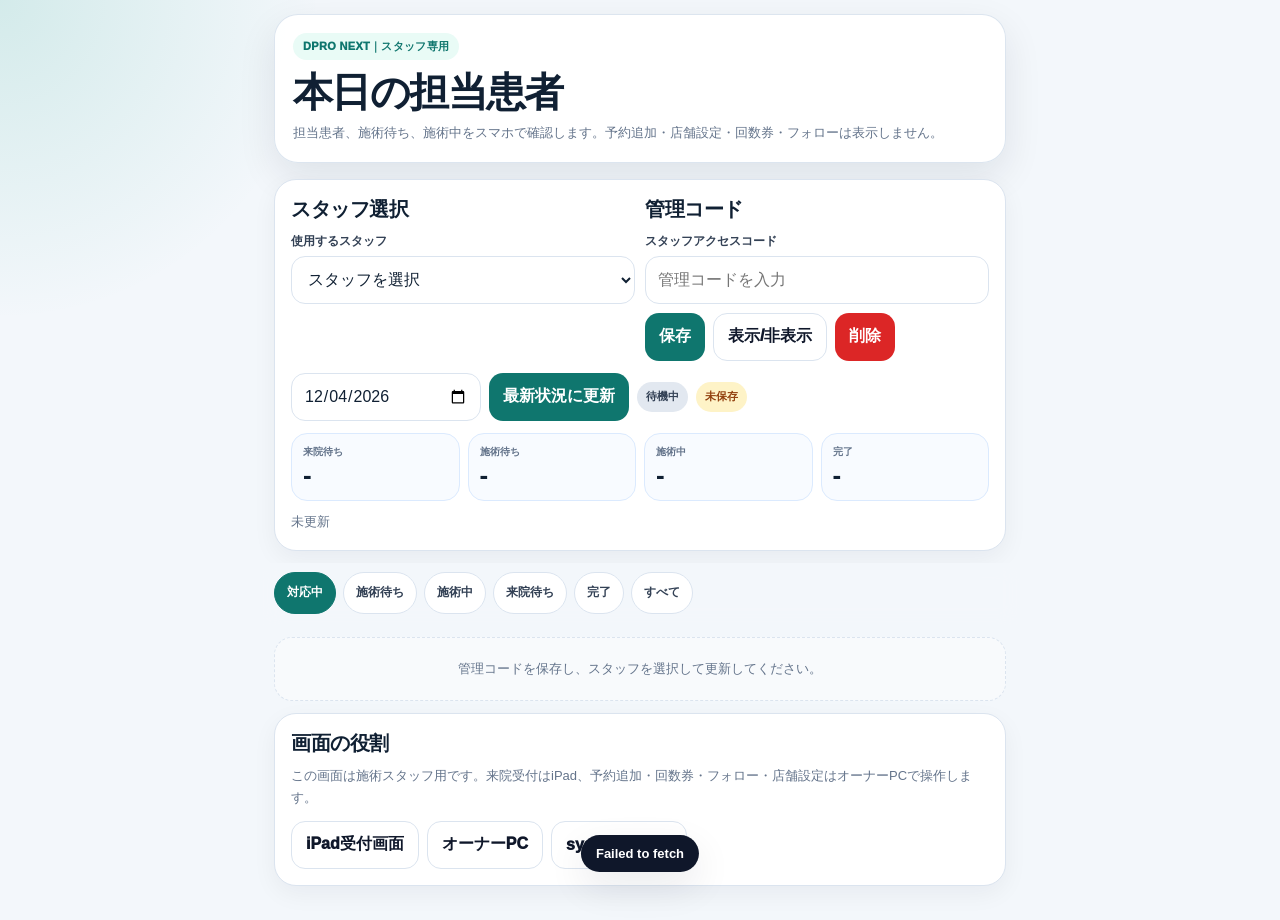
<file: staff.html>
<!doctype html>
<!-- STEP SEITAI-NEXT-10 COMPLETE / 20260724 -->
<html lang="ja">
<head>
  <meta charset="utf-8">
  <meta name="viewport" content="width=device-width,initial-scale=1,viewport-fit=cover">
  <title>DPRO 整骨院・整体 LINE｜スタッフスマホ｜DPRO NEXT完成版</title>
  <script src="./config.js?v=seitai-next-10-complete"></script>
  <style>
    :root{--bg:#f3f7fb;--card:#fff;--ink:#102033;--muted:#64748b;--line:#dbe4ef;--brand:#0f766e;--brand2:#14a085;--ok:#16a34a;--warn:#f59e0b;--danger:#dc2626;--dark:#0f172a;--shadow:0 14px 38px rgba(15,23,42,.09)}
    *{box-sizing:border-box}html{scroll-behavior:smooth}body{margin:0;color:var(--ink);font-family:-apple-system,BlinkMacSystemFont,"Segoe UI","Noto Sans JP",sans-serif;background:radial-gradient(circle at top left,rgba(20,160,133,.14),transparent 320px),var(--bg);touch-action:manipulation}
    button,input,select{font:inherit}button{cursor:pointer}.wrap{width:min(760px,100%);margin:0 auto;padding:0 14px}header{padding:14px 0 8px}.hero{border:1px solid rgba(219,228,239,.96);border-radius:24px;background:rgba(255,255,255,.94);box-shadow:var(--shadow);padding:18px}.badge{display:inline-flex;align-items:center;padding:6px 10px;border-radius:999px;background:#e9fbf6;color:var(--brand);font-size:11px;font-weight:950;letter-spacing:.03em}h1{margin:10px 0 7px;font-size:clamp(26px,7vw,40px);line-height:1.12;letter-spacing:-.04em}h2{margin:0 0 8px;font-size:20px;letter-spacing:-.02em}.lead,.note{margin:0;color:var(--muted);font-size:13px;line-height:1.7}main{padding:8px 0 34px}.stack{display:grid;gap:12px}.card{border:1px solid var(--line);border-radius:22px;background:var(--card);box-shadow:0 8px 24px rgba(15,23,42,.05);padding:16px}.row{display:flex;gap:8px;align-items:center;flex-wrap:wrap}.grid2{display:grid;grid-template-columns:1fr 1fr;gap:10px}label{display:block;margin:10px 0 6px;color:#334155;font-size:12px;font-weight:950}input,select{width:100%;min-height:48px;border:1px solid var(--line);border-radius:14px;padding:11px 12px;background:#fff;color:var(--ink);font-size:16px;outline:none}input:focus,select:focus{border-color:var(--brand2);box-shadow:0 0 0 4px rgba(20,160,133,.12)}.btn{display:inline-flex;align-items:center;justify-content:center;min-height:48px;border:0;border-radius:14px;padding:11px 14px;background:#e2e8f0;color:#0f172a;font-weight:950;text-decoration:none}.btn.primary{background:var(--brand);color:#fff}.btn.warn{background:var(--warn);color:#fff}.btn.dark{background:var(--dark);color:#fff}.btn.danger{background:var(--danger);color:#fff}.btn.ghost{background:#fff;border:1px solid var(--line)}.btn:disabled{opacity:.55;cursor:not-allowed}.status{display:inline-flex;align-items:center;min-height:30px;padding:6px 9px;border-radius:999px;background:#e2e8f0;color:#334155;font-size:11px;font-weight:950;white-space:nowrap}.status.ok{background:#dcfce7;color:#166534}.status.warn{background:#fef3c7;color:#92400e}.status.ng{background:#fee2e2;color:#991b1b}.summary{display:grid;grid-template-columns:repeat(4,minmax(0,1fr));gap:8px;margin-top:12px}.summaryItem{border:1px solid #dbeafe;border-radius:16px;background:#f8fbff;padding:11px;min-width:0}.summaryItem span{display:block;color:var(--muted);font-size:10px;font-weight:900}.summaryItem b{display:block;margin-top:2px;font-size:26px;line-height:1.1;letter-spacing:-.04em}.sticky{position:sticky;top:0;z-index:20;margin:0 -14px;padding:9px 14px;background:rgba(243,247,251,.92);backdrop-filter:blur(10px)}.tabs{display:flex;gap:7px;overflow-x:auto;padding-bottom:2px;scrollbar-width:thin}.tab{flex:0 0 auto;min-height:42px;border:1px solid var(--line);border-radius:999px;padding:9px 12px;background:#fff;color:#334155;font-size:12px;font-weight:950}.tab.selected{border-color:var(--brand);background:var(--brand);color:#fff}.list{display:grid;gap:11px}.patientCard{border:1px solid #dbe4ef;border-left:6px solid #94a3b8;border-radius:20px;background:#fff;padding:15px;box-shadow:0 7px 20px rgba(15,23,42,.04)}.patientCard.waiting{border-left-color:var(--warn);background:#fffdf7}.patientCard.treatment{border-left-color:var(--brand);background:#f4fffc}.patientCard.done{border-left-color:var(--ok);background:#f7fff9}.patientTop{display:flex;justify-content:space-between;gap:12px;align-items:flex-start}.timeName{font-size:21px;font-weight:950;line-height:1.35;letter-spacing:-.03em}.meta{margin-top:5px;color:var(--muted);font-size:12px;line-height:1.65}.pill{display:inline-flex;align-items:center;padding:6px 9px;border-radius:999px;background:#eef2ff;color:#3730a3;font-size:11px;font-weight:950;white-space:nowrap}.pill.orange{background:#ffedd5;color:#9a3412}.pill.green{background:#dcfce7;color:#166534}.pill.gray{background:#e2e8f0;color:#334155}.tags{display:flex;gap:6px;flex-wrap:wrap;margin-top:10px}.tag{padding:5px 8px;border-radius:999px;background:#f1f5f9;color:#334155;font-size:11px;font-weight:900}.alert{margin-top:10px;padding:10px 11px;border:1px solid #fde68a;border-radius:13px;background:#fffbeb;color:#92400e;font-size:12px;line-height:1.65;font-weight:850}.nextAction{display:grid;grid-template-columns:minmax(0,1fr) auto;gap:9px;align-items:center;margin-top:11px;padding:10px;border:1px solid #dbeafe;border-radius:15px;background:#f8fbff}.nextAction strong{display:block;font-size:13px}.nextAction small{display:block;margin-top:2px;color:var(--muted);font-size:11px;line-height:1.5}.empty{border:1px dashed var(--line);border-radius:18px;background:#f8fafc;padding:20px;text-align:center;color:var(--muted);font-size:13px;line-height:1.7}.footerLinks{display:flex;gap:8px;flex-wrap:wrap}.toast{position:fixed;left:50%;bottom:18px;z-index:100;transform:translateX(-50%);border-radius:999px;background:#0f172a;color:#fff;padding:11px 15px;font-size:13px;font-weight:900;opacity:0;pointer-events:none;transition:.2s;box-shadow:var(--shadow)}.toast.show{opacity:1;bottom:28px}
    @media(max-width:560px){.grid2{grid-template-columns:1fr}.summary{grid-template-columns:1fr 1fr}.patientTop{display:block}.patientTop .pill{margin-top:8px}.nextAction{grid-template-columns:1fr}.nextAction .btn{width:100%}.footerLinks{display:grid;grid-template-columns:1fr}.footerLinks .btn{width:100%}}
  </style>
</head>
<body>
<header><div class="wrap"><section class="hero"><span class="badge">DPRO NEXT｜スタッフ専用</span><h1>本日の担当患者</h1><p class="lead">担当患者、施術待ち、施術中をスマホで確認します。予約追加・店舗設定・回数券・フォローは表示しません。</p></section></div></header>
<main><div class="wrap stack">
  <section class="card">
    <div class="grid2">
      <div><h2>スタッフ選択</h2><label for="staffSelect">使用するスタッフ</label><select id="staffSelect"><option value="">全スタッフ</option></select></div>
      <div><h2>管理コード</h2><label for="adminCodeInput">管理コード</label><input id="adminCodeInput" type="password" placeholder="管理コードを入力" autocomplete="off"><div class="row" style="margin-top:9px;"><button class="btn primary" id="saveAdminBtn" type="button">保存</button><button class="btn ghost" id="toggleAdminBtn" type="button">表示/非表示</button><button class="btn danger" id="clearAdminBtn" type="button">削除</button></div></div>
    </div>
    <div class="row" style="margin-top:12px;"><input id="dateInput" type="date" style="max-width:190px;"><button class="btn primary" id="refreshBtn" type="button">最新状況に更新</button><span class="status" id="apiStatus">待機中</span><span class="status" id="adminStatus">未確認</span></div>
    <div class="summary"><div class="summaryItem"><span>来院待ち</span><b id="countUpcoming">-</b></div><div class="summaryItem"><span>施術待ち</span><b id="countWaiting">-</b></div><div class="summaryItem"><span>施術中</span><b id="countTreatment">-</b></div><div class="summaryItem"><span>完了</span><b id="countCompleted">-</b></div></div>
    <p class="note" id="lastUpdated" style="margin-top:10px;">未更新</p>
  </section>
  <div class="sticky"><div class="tabs" id="staffTabs"><button class="tab selected" data-filter="active" type="button">対応中</button><button class="tab" data-filter="waiting" type="button">施術待ち</button><button class="tab" data-filter="treatment" type="button">施術中</button><button class="tab" data-filter="upcoming" type="button">来院待ち</button><button class="tab" data-filter="completed" type="button">完了</button><button class="tab" data-filter="all" type="button">すべて</button></div></div>
  <section id="reservationList" class="list" aria-live="polite"><div class="empty">管理コードを保存し、スタッフを選択して更新してください。</div></section>
  <section class="card"><h2>画面の役割</h2><p class="note">この画面は施術スタッフ用です。来院受付はiPad、予約追加・回数券・フォロー・店舗設定はオーナーPCで操作します。</p><div class="footerLinks" style="margin-top:12px;"><a class="btn ghost" href="./owner-ipad.html">iPad受付画面</a><a class="btn ghost" href="./owner.html">オーナーPC</a><a class="btn ghost" href="./system-check.html">system-check</a></div></section>
</div></main>
<div class="toast" id="toast">OK</div>
<script>
(() => {
  "use strict";
  const FALLBACK_CONFIG={version:"STEP-SEITAI-NEXT-6-STAFF-FALLBACK",shopCode:"dpro_seitai_demo",shopName:"DPRO整体院",apiBaseUrl:"https://dpro-seitai-line-api.dpromstk2000.workers.dev",adminCodeStorageKey:"DPRO_SEITAI_ADMIN_CODE",adminCodeHeaderName:"X-DPRO-Admin-Code",endpoints:{publicSettings:"/api/public/settings",ownerToday:"/api/owner/today"}};
  const CONFIG=window.DPRO_SEITAI_CONFIG||FALLBACK_CONFIG,$=(id)=>document.getElementById(id),STAFF_KEY=`DPRO_SEITAI_STAFF_SELECTION:${CONFIG.shopCode||"dpro_seitai_demo"}`,actionBusy=new Set();
  const state={date:"",filter:"active",staff:[],selectedStaff:"",reservations:[]};
  function trimSlash(v){return String(v||"").replace(/\/+$/,"")}function endpoint(k){return CONFIG.endpoints?.[k]||FALLBACK_CONFIG.endpoints[k]||k}
  function apiUrl(path,params={}){const url=new URL(`${trimSlash(CONFIG.apiBaseUrl)}${String(path).startsWith("/")?path:`/${path}`}`);url.searchParams.set("shop_code",CONFIG.shopCode||"dpro_seitai_demo");Object.entries(params).forEach(([k,v])=>{if(v!==undefined&&v!==null&&String(v)!=="")url.searchParams.set(k,String(v))});return url.toString()}
  function getAdminCode(){try{return localStorage.getItem(CONFIG.adminCodeStorageKey||"DPRO_SEITAI_ADMIN_CODE")||""}catch{return""}}function saveAdminCode(v){try{localStorage.setItem(CONFIG.adminCodeStorageKey||"DPRO_SEITAI_ADMIN_CODE",String(v||"").trim());return true}catch{return false}}function clearAdminCode(){try{localStorage.removeItem(CONFIG.adminCodeStorageKey||"DPRO_SEITAI_ADMIN_CODE");return true}catch{return false}}
  function adminHeaders(){const code=getAdminCode();return{"Content-Type":"application/json",...(code?{[CONFIG.adminCodeHeaderName||"X-DPRO-Admin-Code"]:code}:{})}}
  async function apiGet(path,params={},admin=true){const response=await fetch(apiUrl(path,params),{method:"GET",headers:admin?adminHeaders():{}}),data=await response.json().catch(()=>({}));if(!response.ok||data.ok===false)throw new Error(data.message||data.error||`API error ${response.status}`);return data}
  async function apiPost(path,body={}){const response=await fetch(apiUrl(path),{method:"POST",headers:adminHeaders(),body:JSON.stringify(body)}),data=await response.json().catch(()=>({}));if(!response.ok||data.ok===false)throw new Error(data.message||data.error||`API error ${response.status}`);return data}
  function todayText(){const d=new Date();return`${d.getFullYear()}-${String(d.getMonth()+1).padStart(2,"0")}-${String(d.getDate()).padStart(2,"0")}`}function formatTime(v){return String(v||"").slice(0,5)}
  function escapeHtml(v){return String(v??"").replaceAll("&","&amp;").replaceAll("<","&lt;").replaceAll(">","&gt;").replaceAll('"',"&quot;").replaceAll("'","&#039;")}
  function showToast(text){const el=$("toast");el.textContent=text;el.classList.add("show");setTimeout(()=>el.classList.remove("show"),1900)}function setStatus(id,text,kind=""){const el=$(id);if(!el)return;el.textContent=text;el.className=`status ${kind}`.trim()}
  function setBusy(button,busy,label="処理中..."){if(!button)return;if(busy){button.dataset.oldText=button.textContent;button.disabled=true;button.textContent=label}else{button.disabled=false;if(button.dataset.oldText)button.textContent=button.dataset.oldText;delete button.dataset.oldText}}
  function statusLabel(s){return{reserved:"来院待ち",arrived:"施術待ち",in_treatment:"施術中",treatment_done:"完了確認",completed:"完了",cancelled:"キャンセル",no_show:"無断キャンセル"}[s]||s||"-"}function statusPill(s){const c=s==="arrived"||s==="in_treatment"?"orange":s==="completed"||s==="treatment_done"?"green":"gray";return`<span class="pill ${c}">${escapeHtml(statusLabel(s))}</span>`}
  function staffValue(r){return String(r.staff_code||r.id||"")}function staffName(r){return String(r.display_name||r.staff_name||r.name||r.staff_code||"スタッフ")}function selectedStaffRow(){return state.staff.find((r)=>staffValue(r)===state.selectedStaff)||null}
  function reservationMatchesStaff(r){if(!state.selectedStaff)return true;const selected=selectedStaffRow(),keys=[r.staff_code,r.staff_id].filter(Boolean).map(String);if(keys.includes(state.selectedStaff))return true;return selected&&String(r.staff_name||"")===staffName(selected)}
  function reservationMatchesFilter(r){if(state.filter==="all")return true;if(state.filter==="active")return["reserved","arrived","in_treatment","treatment_done"].includes(r.status);if(state.filter==="waiting")return r.status==="arrived";if(state.filter==="treatment")return r.status==="in_treatment"||r.status==="treatment_done";if(state.filter==="upcoming")return r.status==="reserved";if(state.filter==="completed")return r.status==="completed";return true}
  function sortedRows(){return state.reservations.filter(reservationMatchesStaff).filter(reservationMatchesFilter).sort((a,b)=>String(a.start_time||"").localeCompare(String(b.start_time||"")))}
  function updateAdminStatus(){const code=getAdminCode();$("adminCodeInput").value=code;setStatus("adminStatus",code?"管理コード保存済み":"未保存",code?"ok":"warn")}
  function renderStaffOptions(){const current=state.selectedStaff;$("staffSelect").innerHTML=`<option value="">全スタッフ</option>`+state.staff.filter((r)=>r.is_active!==false).map((r)=>`<option value="${escapeHtml(staffValue(r))}">${escapeHtml(staffName(r))}</option>`).join("");$("staffSelect").value=current}
  function renderSummary(){const rows=state.reservations.filter(reservationMatchesStaff);$("countUpcoming").textContent=rows.filter((r)=>r.status==="reserved").length;$("countWaiting").textContent=rows.filter((r)=>r.status==="arrived").length;$("countTreatment").textContent=rows.filter((r)=>r.status==="in_treatment"||r.status==="treatment_done").length;$("countCompleted").textContent=rows.filter((r)=>r.status==="completed").length}
  function actionInfo(r){if(r.status==="arrived")return{action:"start",label:"施術開始",kind:"warn",guide:"患者を案内して施術を始める時に押します。"};if(r.status==="in_treatment"||r.status==="treatment_done")return{action:"complete",label:"施術完了",kind:"dark",guide:"施術が終わった後に押します。"};if(r.status==="reserved")return{action:"",label:"受付待ち",kind:"",guide:"来院受付はiPad受付画面で行います。"};if(r.status==="completed")return{action:"",label:"対応完了",kind:"",guide:"施術完了として記録されています。"};return{action:"",label:"状態確認",kind:"",guide:"受付へ状態を確認してください。"}}
  function renderReservations(){renderSummary();const rows=sortedRows();if(!rows.length){$("reservationList").innerHTML=`<div class="empty">この条件の担当患者はいません。</div>`;return}$("reservationList").innerHTML=rows.map((r)=>{const id=String(r.reservation_id||r.id||""),a=actionInfo(r),cls=r.status==="arrived"?"waiting":r.status==="in_treatment"||r.status==="treatment_done"?"treatment":r.status==="completed"?"done":"",tags=Array.isArray(r.concern_tags)?r.concern_tags:[],primary=a.action?`<button class="btn ${a.kind}" data-staff-action="${a.action}" data-id="${escapeHtml(id)}" type="button">${escapeHtml(a.label)}</button>`:`<span class="status ${r.status==="completed"?"ok":"warn"}">${escapeHtml(a.label)}</span>`;return`<article class="patientCard ${cls}" data-reservation-id="${escapeHtml(id)}"><div class="patientTop"><div><div class="timeName">${escapeHtml(formatTime(r.start_time)||"--:--")}　${escapeHtml(r.customer_name||"-")} 様</div><div class="meta">${escapeHtml(r.menu_name||"-")} / 担当：${escapeHtml(r.staff_name||"未定")}<br>予約日：${escapeHtml(r.reservation_date||state.date)}</div></div>${statusPill(r.status)}</div>${tags.length?`<div class="tags">${tags.map((t)=>`<span class="tag">${escapeHtml(t)}</span>`).join("")}</div>`:""}${r.request_note?`<div class="alert">要望・注意：${escapeHtml(r.request_note)}</div>`:""}<div class="nextAction"><div><strong>次の操作：${escapeHtml(a.label)}</strong><small>${escapeHtml(a.guide)}</small></div>${primary}</div></article>`}).join("");$("reservationList").querySelectorAll("[data-staff-action]").forEach((b)=>b.addEventListener("click",()=>handleAction(b.dataset.staffAction,b.dataset.id,b)))}
  async function handleAction(action,id,button){const row=state.reservations.find((r)=>String(r.reservation_id||r.id)===String(id));if(!row||actionBusy.has(id))return;if(action==="complete"&&!window.confirm(`${row.customer_name||"患者"} 様を施術完了にしますか？`))return;actionBusy.add(id);setBusy(button,true);try{const actor=staffName(selectedStaffRow()||{})||"staff";if(action==="start"){await apiPost("/api/owner/visits/start",{reservation_id:id,actor_name:actor,source:"staff"});showToast("施術中にしました")}else if(action==="complete"){await apiPost("/api/owner/visits/complete",{reservation_id:id,actor_name:actor,source:"staff"});showToast("施術完了にしました")}await loadToday()}catch(error){showToast(error.message)}finally{actionBusy.delete(id);setBusy(button,false)}}
  async function loadSettings(){const data=await apiGet(endpoint("publicSettings"),{},false);state.staff=Array.isArray(data.staff)?data.staff:[];renderStaffOptions()}
  async function loadToday(){if(!getAdminCode())throw new Error("管理コードを保存してください。");state.date=$("dateInput").value||todayText();setStatus("apiStatus","読込中","warn");const data=await apiGet(endpoint("ownerToday"),{date:state.date},true);state.reservations=Array.isArray(data.reservations)?data.reservations:[];renderReservations();setStatus("apiStatus","読込OK","ok");$("lastUpdated").textContent=`最終更新：${new Date().toLocaleString("ja-JP",{hour12:false})}`}
  function bindEvents(){$("saveAdminBtn").addEventListener("click",()=>{const code=$("adminCodeInput").value.trim();if(!code)return showToast("管理コードを入力してください。");saveAdminCode(code);updateAdminStatus();loadToday().catch((e)=>showToast(e.message))});$("toggleAdminBtn").addEventListener("click",()=>{$("adminCodeInput").type=$("adminCodeInput").type==="password"?"text":"password"});$("clearAdminBtn").addEventListener("click",()=>{clearAdminCode();$("adminCodeInput").value="";state.reservations=[];updateAdminStatus();renderReservations();setStatus("apiStatus","管理コード未保存","warn");showToast("管理コードを削除しました")});$("refreshBtn").addEventListener("click",async()=>{const b=$("refreshBtn");setBusy(b,true,"更新中");try{await loadToday()}catch(e){setStatus("apiStatus","エラー","ng");showToast(e.message)}finally{setBusy(b,false)}});$("staffSelect").addEventListener("change",()=>{state.selectedStaff=$("staffSelect").value;try{localStorage.setItem(STAFF_KEY,state.selectedStaff)}catch{}renderReservations()});$("dateInput").addEventListener("change",()=>loadToday().catch((e)=>showToast(e.message)));$("staffTabs").querySelectorAll("[data-filter]").forEach((b)=>b.addEventListener("click",()=>{state.filter=b.dataset.filter;$("staffTabs").querySelectorAll("[data-filter]").forEach((x)=>x.classList.toggle("selected",x===b));renderReservations()}))}
  async function init(){$("dateInput").value=todayText();try{state.selectedStaff=localStorage.getItem(STAFF_KEY)||""}catch{}updateAdminStatus();bindEvents();try{await loadSettings()}catch(e){showToast(e.message)}if(getAdminCode())await loadToday().catch((e)=>{setStatus("apiStatus","エラー","ng");showToast(e.message)})}
  document.addEventListener("DOMContentLoaded",init);
})();
</script>
  <script src="./staff-ready-bridge.js?v=product-ready-central-v12"></script>
</body>
</html>
</file>
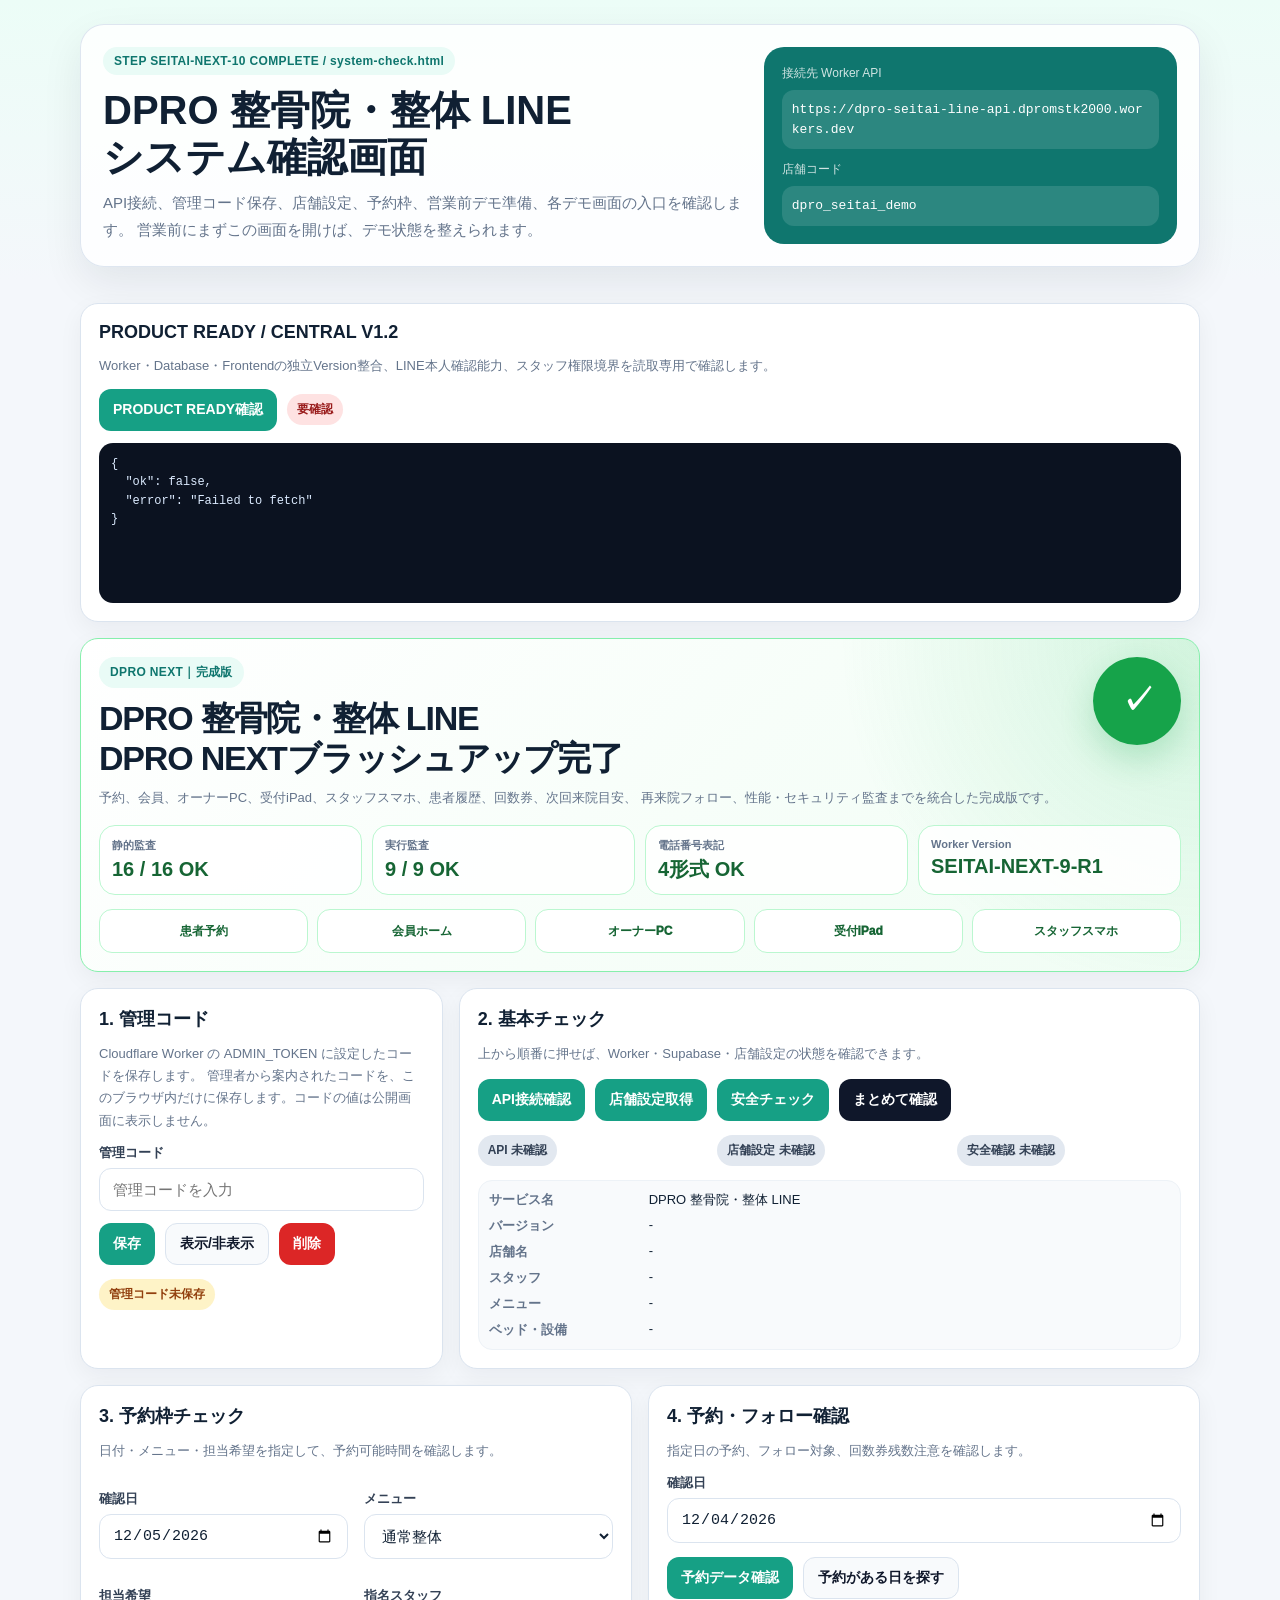
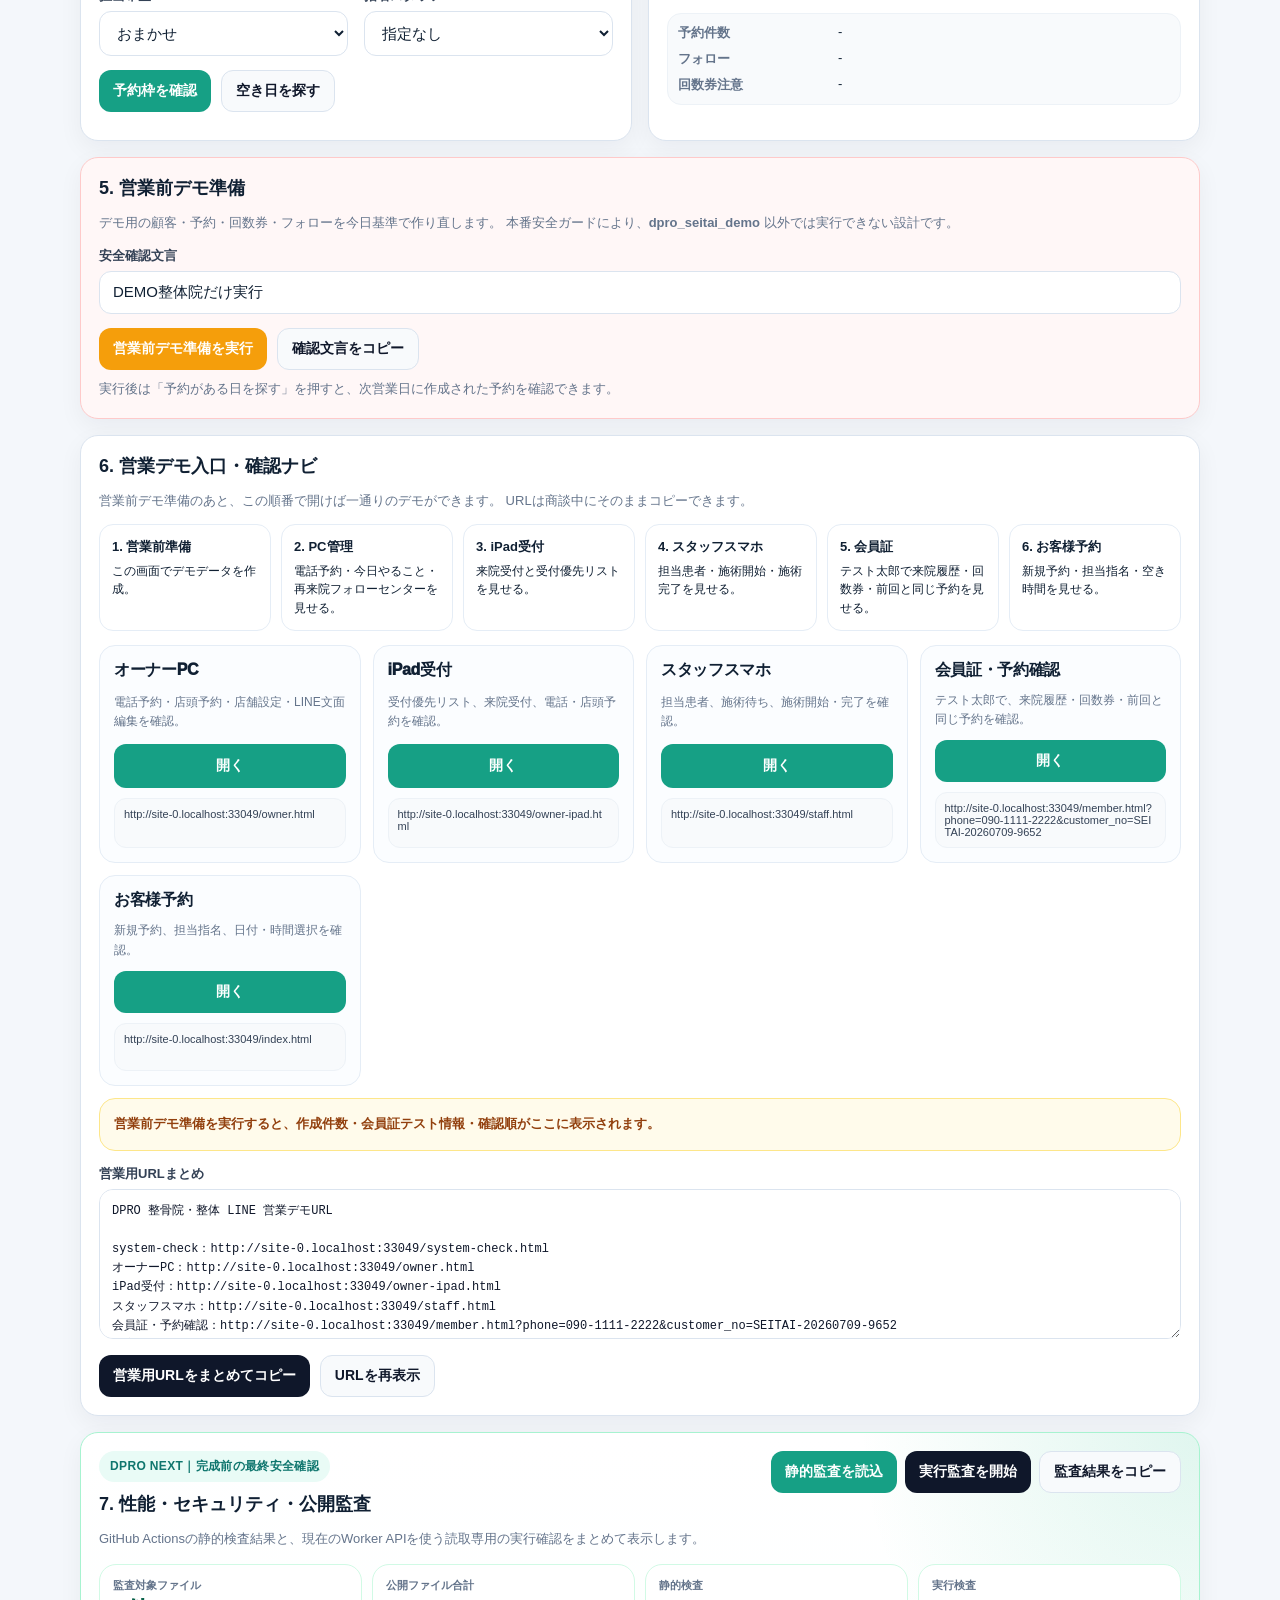
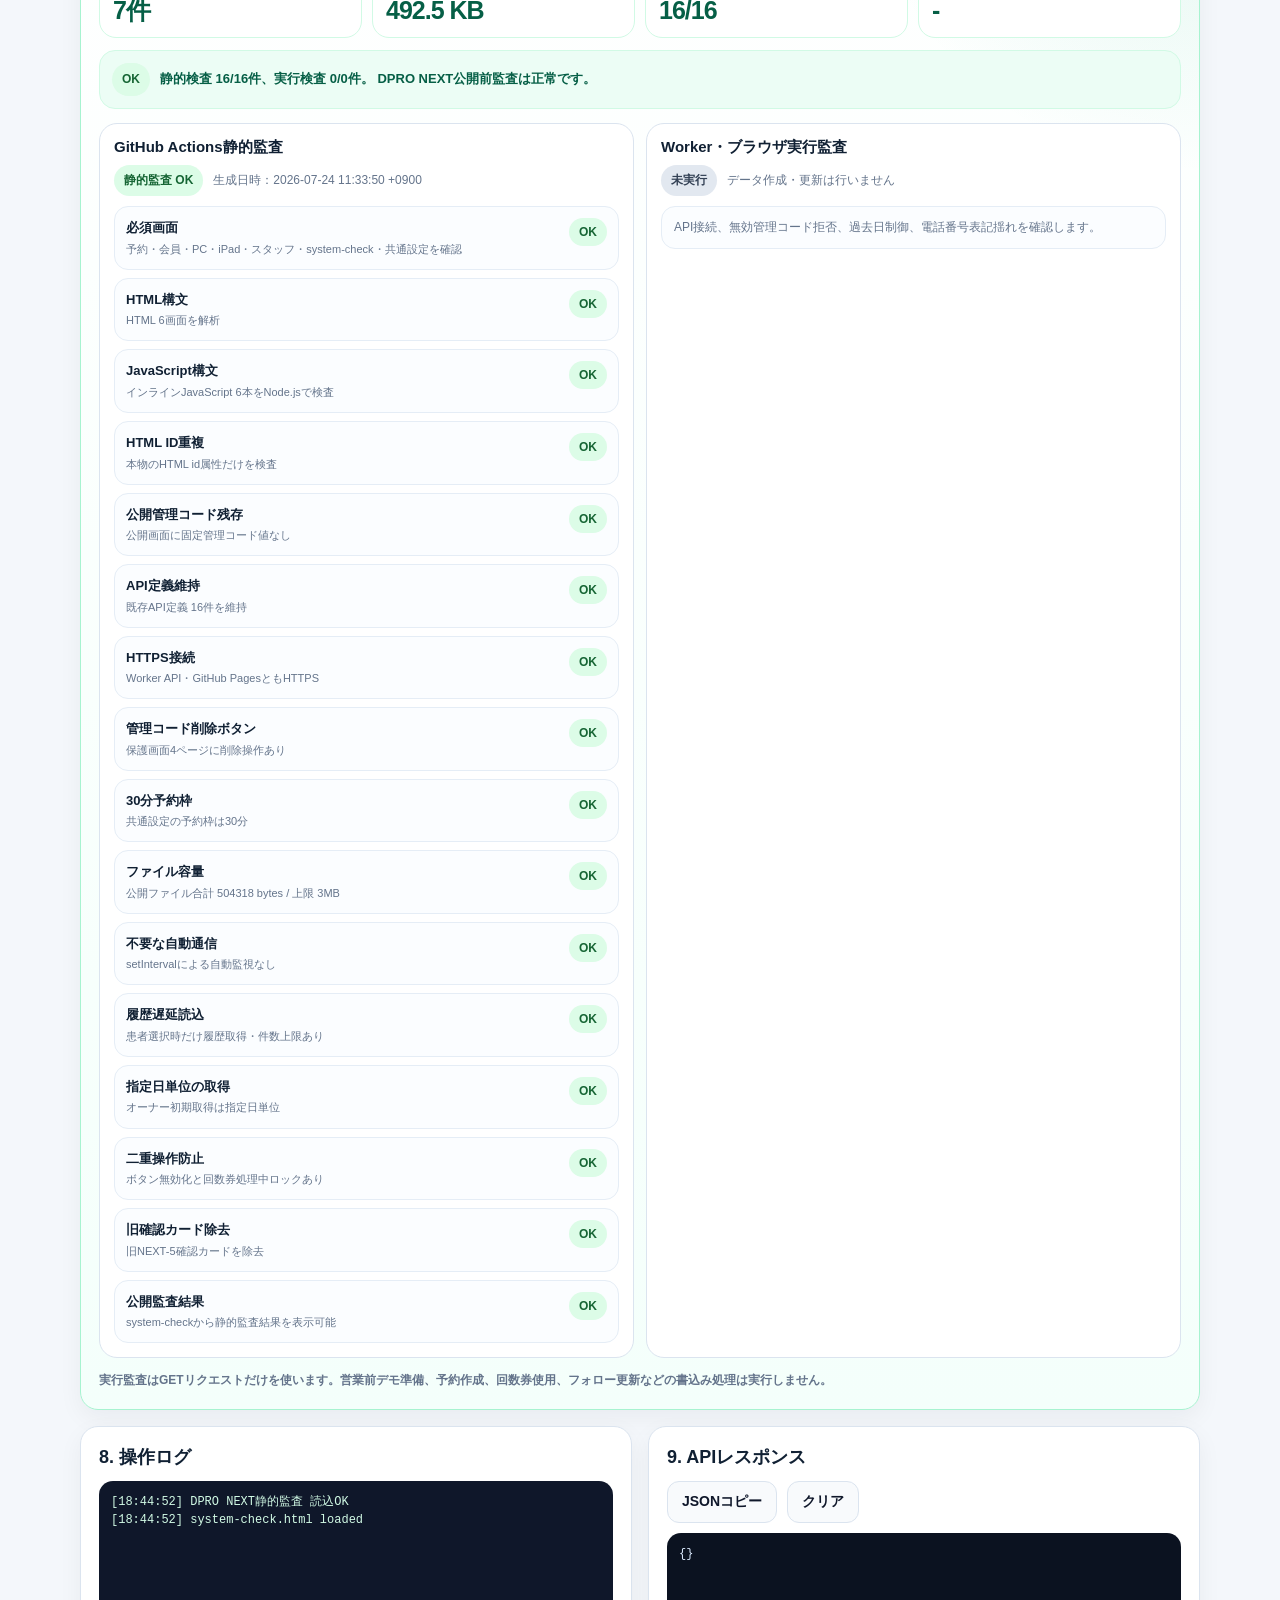
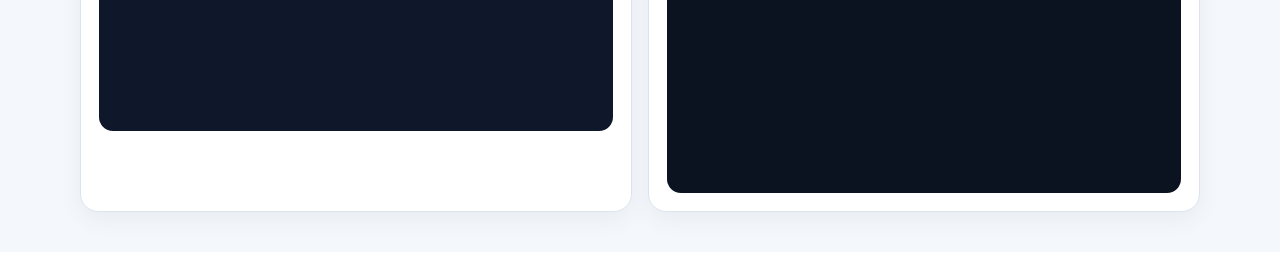
<file: system-check.html>
<!doctype html>
<html lang="ja">
<head>
  <meta charset="utf-8" />
  <meta name="viewport" content="width=device-width,initial-scale=1,viewport-fit=cover" />
  <title>DPRO 整骨院・整体 LINE｜System Check｜DPRO NEXT完成版</title>
  <script src="./config.js?v=seitai-next-10-complete"></script>
  <style>
    :root{
      --bg:#f4f7fb;
      --card:#ffffff;
      --ink:#102033;
      --muted:#64748b;
      --line:#dbe4ef;
      --brand:#16a085;
      --brand2:#0f766e;
      --soft:#e9fbf6;
      --warn:#f59e0b;
      --danger:#dc2626;
      --ok:#16a34a;
      --shadow:0 16px 40px rgba(15,23,42,.08);
      --radius:18px;
    }
    *{box-sizing:border-box}
    body{
      margin:0;
      font-family:-apple-system,BlinkMacSystemFont,"Segoe UI","Noto Sans JP",sans-serif;
      background:linear-gradient(180deg,#ecfdf7 0%,#f4f7fb 280px);
      color:var(--ink);
    }
    header{
      padding:24px 16px 14px;
    }
    .wrap{
      max-width:1120px;
      margin:0 auto;
    }
    .hero{
      background:rgba(255,255,255,.84);
      border:1px solid rgba(219,228,239,.9);
      border-radius:24px;
      box-shadow:var(--shadow);
      padding:22px;
      display:grid;
      grid-template-columns:1.4fr .9fr;
      gap:18px;
      align-items:center;
    }
    .badge{
      display:inline-flex;
      align-items:center;
      gap:8px;
      padding:7px 11px;
      border-radius:999px;
      background:var(--soft);
      color:var(--brand2);
      font-size:12px;
      font-weight:800;
      letter-spacing:.03em;
    }
    h1{
      margin:12px 0 8px;
      font-size:clamp(25px,4vw,40px);
      line-height:1.18;
    }
    .lead{
      margin:0;
      color:var(--muted);
      line-height:1.8;
      font-size:15px;
    }
    .heroBox{
      background:#0f766e;
      color:white;
      border-radius:20px;
      padding:18px;
      min-height:150px;
    }
    .heroBox .small{font-size:12px;opacity:.8}
    .heroBox .url{
      font-family:ui-monospace,SFMono-Regular,Menlo,Consolas,monospace;
      word-break:break-all;
      margin-top:8px;
      font-size:13px;
      line-height:1.5;
      background:rgba(255,255,255,.12);
      padding:10px;
      border-radius:12px;
    }
    main{
      padding:6px 16px 40px;
    }
    .grid{
      display:grid;
      grid-template-columns:repeat(12,1fr);
      gap:16px;
      margin-top:16px;
    }
    .card{
      background:var(--card);
      border:1px solid var(--line);
      border-radius:var(--radius);
      box-shadow:0 8px 24px rgba(15,23,42,.05);
      padding:18px;
    }
    .span4{grid-column:span 4}
    .span6{grid-column:span 6}
    .span8{grid-column:span 8}
    .span12{grid-column:span 12}
    h2{
      margin:0 0 12px;
      font-size:18px;
    }
    h3{
      margin:14px 0 8px;
      font-size:15px;
    }
    .note{
      margin:8px 0 0;
      color:var(--muted);
      line-height:1.7;
      font-size:13px;
    }
    label{
      display:block;
      font-size:13px;
      font-weight:800;
      color:#334155;
      margin:12px 0 6px;
    }
    input,select,textarea{
      width:100%;
      border:1px solid var(--line);
      border-radius:12px;
      padding:12px 13px;
      font-size:15px;
      background:#fff;
      color:var(--ink);
      outline:none;
    }
    textarea{
      min-height:120px;
      font-family:ui-monospace,SFMono-Regular,Menlo,Consolas,monospace;
      font-size:12px;
      line-height:1.55;
      white-space:pre;
    }
    input:focus,select:focus,textarea:focus{
      border-color:var(--brand);
      box-shadow:0 0 0 4px rgba(22,160,133,.12);
    }
    .row{
      display:flex;
      gap:10px;
      flex-wrap:wrap;
      align-items:center;
    }
    .btn{
      border:0;
      border-radius:12px;
      padding:11px 14px;
      background:#e2e8f0;
      color:#0f172a;
      font-weight:800;
      cursor:pointer;
      transition:.15s transform,.15s opacity,.15s background;
      font-size:14px;
    }
    .btn:hover{transform:translateY(-1px)}
    .btn:disabled{opacity:.55;cursor:not-allowed;transform:none}
    .btn.primary{background:var(--brand);color:#fff}
    .btn.dark{background:#0f172a;color:#fff}
    .btn.warn{background:var(--warn);color:#fff}
    .btn.danger{background:var(--danger);color:#fff}
    .btn.ghost{background:#f8fafc;border:1px solid var(--line)}
    .status{
      display:inline-flex;
      align-items:center;
      gap:6px;
      padding:7px 10px;
      border-radius:999px;
      font-size:12px;
      font-weight:900;
      background:#e2e8f0;
      color:#334155;
    }
    .status.ok{background:#dcfce7;color:#166534}
    .status.ng{background:#fee2e2;color:#991b1b}
    .status.warn{background:#fef3c7;color:#92400e}
    .kv{
      display:grid;
      grid-template-columns:150px 1fr;
      gap:8px 10px;
      font-size:13px;
      padding:10px;
      background:#f8fafc;
      border-radius:14px;
      border:1px solid #edf2f7;
    }
    .kv div:nth-child(odd){
      color:var(--muted);
      font-weight:700;
    }
    .mini{
      font-size:12px;
      color:var(--muted);
    }
    .list{
      display:grid;
      gap:8px;
      margin-top:10px;
    }
    .item{
      border:1px solid #e5edf6;
      border-radius:14px;
      padding:12px;
      background:#fbfdff;
    }
    .itemTop{
      display:flex;
      justify-content:space-between;
      gap:10px;
      align-items:flex-start;
      margin-bottom:6px;
    }
    .itemTitle{
      font-weight:900;
      line-height:1.5;
    }
    .pill{
      display:inline-flex;
      padding:4px 8px;
      border-radius:999px;
      background:#eef2ff;
      color:#3730a3;
      font-size:11px;
      font-weight:900;
      white-space:nowrap;
    }
    .pill.green{background:#dcfce7;color:#166534}
    .pill.orange{background:#ffedd5;color:#9a3412}
    .pill.red{background:#fee2e2;color:#991b1b}
    .slots{
      display:flex;
      gap:8px;
      flex-wrap:wrap;
      margin-top:10px;
    }
    .slot{
      padding:8px 10px;
      border-radius:10px;
      background:#ecfdf5;
      color:#047857;
      font-weight:900;
      font-size:13px;
      border:1px solid #bbf7d0;
    }
    .logBox{
      height:250px;
      overflow:auto;
      background:#0f172a;
      color:#d1fae5;
      border-radius:14px;
      padding:12px;
      font-family:ui-monospace,SFMono-Regular,Menlo,Consolas,monospace;
      font-size:12px;
      line-height:1.55;
      white-space:pre-wrap;
    }
    .jsonBox{
      width:100%;
      min-height:260px;
      overflow:auto;
      background:#0b1220;
      color:#dbeafe;
      border-radius:14px;
      padding:12px;
      font-family:ui-monospace,SFMono-Regular,Menlo,Consolas,monospace;
      font-size:12px;
      line-height:1.55;
      white-space:pre-wrap;
    }
    .toast{
      position:fixed;
      left:50%;
      bottom:20px;
      transform:translateX(-50%);
      background:#0f172a;
      color:#fff;
      padding:12px 16px;
      border-radius:999px;
      box-shadow:var(--shadow);
      opacity:0;
      pointer-events:none;
      transition:.2s;
      z-index:50;
      font-size:14px;
      font-weight:800;
    }
    .toast.show{
      opacity:1;
      bottom:30px;
    }
    .dangerZone{
      border:1px solid #fecaca;
      background:#fff7f7;
    }

    .btn{
      text-decoration:none;
      display:inline-flex;
      align-items:center;
      justify-content:center;
      min-height:42px;
    }
    .demoNavGrid{
      display:grid;
      grid-template-columns:repeat(4,minmax(0,1fr));
      gap:12px;
      margin-top:14px;
    }
    .demoNavCard{
      border:1px solid #e5edf6;
      background:#fbfdff;
      border-radius:16px;
      padding:14px;
      display:grid;
      gap:10px;
      min-height:150px;
    }
    .demoNavTitle{
      font-size:16px;
      font-weight:950;
      letter-spacing:-.02em;
      color:var(--ink);
    }
    .demoNavText{
      font-size:12px;
      color:var(--muted);
      line-height:1.65;
      min-height:38px;
    }
    .demoUrl{
      font-size:11px;
      word-break:break-all;
      color:#334155;
      background:#f8fafc;
      border:1px solid #edf2f7;
      border-radius:12px;
      padding:9px;
      min-height:48px;
    }
    .guideBox{
      border:1px solid #bbf7d0;
      background:#f0fdf4;
      color:#166534;
      border-radius:16px;
      padding:14px;
      line-height:1.75;
      font-size:13px;
      font-weight:800;
      margin-top:12px;
    }
    .guideBox.warn{
      border-color:#fde68a;
      background:#fffbeb;
      color:#92400e;
    }
    .demoSteps{
      display:grid;
      grid-template-columns:repeat(6,minmax(0,1fr));
      gap:10px;
      margin-top:12px;
    }
    .demoStep{
      border:1px solid #e5edf6;
      background:#fff;
      border-radius:14px;
      padding:12px;
      font-size:12px;
      line-height:1.55;
    }
    .demoStep b{
      display:block;
      font-size:13px;
      margin-bottom:5px;
      color:var(--ink);
    }
    .copyArea{
      width:100%;
      min-height:150px;
      resize:vertical;
      white-space:pre-wrap;
      border:1px solid var(--line);
      border-radius:14px;
      padding:12px;
      font-family:ui-monospace,SFMono-Regular,Menlo,monospace;
      font-size:12px;
      line-height:1.6;
      color:#0f172a;
      background:#fff;
    }

    @media(max-width:900px){
      .hero{grid-template-columns:1fr}
      .span4,.span6,.span8{grid-column:span 12}
      .demoNavGrid{grid-template-columns:1fr}
      .demoSteps{grid-template-columns:1fr}
      .kv{grid-template-columns:1fr}
      .kv div:nth-child(odd){margin-top:4px}
    }

    /* DPRO NEXT-9: release audit */
    .releaseAudit{
      border:1px solid #a7f3d0;
      background:
        radial-gradient(circle at top right,rgba(16,185,129,.13),transparent 340px),
        linear-gradient(180deg,#ffffff,#f4fffb);
      scroll-margin-top:18px;
    }
    .releaseAuditHead{display:flex;justify-content:space-between;align-items:flex-start;gap:14px}
    .releaseAuditActions{display:flex;gap:8px;flex-wrap:wrap;justify-content:flex-end}
    .releaseAuditMetrics{
      display:grid;grid-template-columns:repeat(4,minmax(0,1fr));
      gap:10px;margin-top:14px;
    }
    .releaseAuditMetric{
      border:1px solid #d1fae5;border-radius:17px;background:#fff;
      padding:13px;min-width:0;
    }
    .releaseAuditMetric span{display:block;color:#64748b;font-size:11px;font-weight:900}
    .releaseAuditMetric b{
      display:block;margin-top:4px;font-size:25px;line-height:1.1;
      letter-spacing:-.04em;color:#065f46;word-break:break-word;
    }
    .releaseAuditGrid{display:grid;grid-template-columns:1fr 1fr;gap:12px;margin-top:14px}
    .releaseAuditBox{
      border:1px solid #dbe4ef;border-radius:18px;background:#fff;padding:14px;min-width:0;
    }
    .releaseAuditBox h3{margin-top:0}
    .releaseAuditList{display:grid;gap:8px;margin-top:10px}
    .releaseAuditRow{
      display:grid;grid-template-columns:minmax(0,1fr) auto;gap:12px;align-items:start;
      border:1px solid #e5edf6;border-radius:14px;background:#fbfdff;padding:11px;
    }
    .releaseAuditRow strong{display:block;font-size:13px;line-height:1.5}
    .releaseAuditRow small{
      display:block;margin-top:3px;color:#64748b;font-size:11px;
      line-height:1.55;word-break:break-word;
    }
    .releaseAuditOverall{
      display:flex;align-items:center;gap:10px;flex-wrap:wrap;margin-top:12px;
      padding:12px;border:1px solid #d1fae5;border-radius:16px;
      background:#ecfdf5;color:#065f46;font-size:13px;line-height:1.6;font-weight:900;
    }
    .releaseAuditOverall.warn{border-color:#fde68a;background:#fffbeb;color:#92400e}
    .releaseAuditOverall.ng{border-color:#fecaca;background:#fff1f2;color:#991b1b}
    .releaseAuditNote{margin-top:12px;color:#64748b;font-size:12px;line-height:1.7;font-weight:800}
    @media(max-width:900px){
      .releaseAuditHead{display:block}
      .releaseAuditActions{justify-content:flex-start;margin-top:12px}
      .releaseAuditGrid{grid-template-columns:1fr}
    }
    @media(max-width:560px){
      .releaseAuditMetrics{grid-template-columns:1fr 1fr}
      .releaseAuditActions{display:grid;grid-template-columns:1fr}
      .releaseAuditActions .btn{width:100%}
      .releaseAuditRow{grid-template-columns:1fr}
    }


    /* DPRO NEXT-10 COMPLETE */
    .nextCompleteCard{
      border:1px solid #86efac;
      background:
        radial-gradient(circle at top right,rgba(34,197,94,.16),transparent 360px),
        linear-gradient(135deg,#ffffff,#f0fdf4);
      overflow:hidden;
    }
    .nextCompleteHead{
      display:flex;
      justify-content:space-between;
      align-items:flex-start;
      gap:18px;
    }
    .nextCompleteTitle{
      margin:10px 0 8px;
      font-size:clamp(23px,4vw,34px);
      line-height:1.2;
      letter-spacing:-.035em;
    }
    .nextCompleteMark{
      flex:0 0 auto;
      width:88px;
      height:88px;
      display:grid;
      place-items:center;
      border-radius:50%;
      background:#16a34a;
      color:#fff;
      font-size:34px;
      font-weight:950;
      box-shadow:0 14px 34px rgba(22,163,74,.24);
    }
    .nextCompleteMetrics{
      display:grid;
      grid-template-columns:repeat(4,minmax(0,1fr));
      gap:10px;
      margin-top:16px;
    }
    .nextCompleteMetric{
      border:1px solid #bbf7d0;
      border-radius:16px;
      background:rgba(255,255,255,.9);
      padding:12px;
    }
    .nextCompleteMetric span{
      display:block;
      color:#64748b;
      font-size:11px;
      font-weight:900;
    }
    .nextCompleteMetric b{
      display:block;
      margin-top:4px;
      color:#166534;
      font-size:20px;
      line-height:1.25;
      word-break:break-word;
    }
    .nextCompleteLinks{
      display:grid;
      grid-template-columns:repeat(5,minmax(0,1fr));
      gap:9px;
      margin-top:14px;
    }
    .nextCompleteLinks a{
      min-height:44px;
      display:flex;
      justify-content:center;
      align-items:center;
      text-align:center;
      text-decoration:none;
      border-radius:13px;
      border:1px solid #bbf7d0;
      background:#fff;
      color:#166534;
      font-size:12px;
      font-weight:950;
      padding:9px;
    }
    @media(max-width:900px){
      .nextCompleteMetrics{grid-template-columns:1fr 1fr}
      .nextCompleteLinks{grid-template-columns:1fr 1fr}
    }
    @media(max-width:560px){
      .nextCompleteHead{display:block}
      .nextCompleteMark{margin-top:14px;width:70px;height:70px}
      .nextCompleteMetrics{grid-template-columns:1fr}
      .nextCompleteLinks{grid-template-columns:1fr}
    }

  </style>
</head>
<body>
<header>
  <div class="wrap">
    <section class="hero">
      <div>
        <span class="badge">STEP SEITAI-NEXT-10 COMPLETE / system-check.html</span>
        <h1>DPRO 整骨院・整体 LINE<br>システム確認画面</h1>
        <p class="lead">
          API接続、管理コード保存、店舗設定、予約枠、営業前デモ準備、各デモ画面の入口を確認します。
          営業前にまずこの画面を開けば、デモ状態を整えられます。
        </p>
      </div>
      <div class="heroBox">
        <div class="small">接続先 Worker API</div>
        <div class="url" id="apiBaseView">読み込み中...</div>
        <div class="small" style="margin-top:12px;">店舗コード</div>
        <div class="url" id="shopCodeView">読み込み中...</div>
      </div>
    </section>
  </div>
</header>

<main>
  <div class="wrap">
    <section class="grid">

      <div class="card span12 nextCompleteCard" id="nextCompleteCard">
        <div class="nextCompleteHead">
          <div>
            <span class="badge">DPRO NEXT｜完成版</span>
            <h2 class="nextCompleteTitle">DPRO 整骨院・整体 LINE<br>DPRO NEXTブラッシュアップ完了</h2>
            <p class="note">
              予約、会員、オーナーPC、受付iPad、スタッフスマホ、患者履歴、回数券、次回来院目安、
              再来院フォロー、性能・セキュリティ監査までを統合した完成版です。
            </p>
          </div>
          <div class="nextCompleteMark" aria-label="完成">✓</div>
        </div>

        <div class="nextCompleteMetrics">
          <div class="nextCompleteMetric"><span>静的監査</span><b>16 / 16 OK</b></div>
          <div class="nextCompleteMetric"><span>実行監査</span><b>9 / 9 OK</b></div>
          <div class="nextCompleteMetric"><span>電話番号表記</span><b>4形式 OK</b></div>
          <div class="nextCompleteMetric"><span>Worker Version</span><b>SEITAI-NEXT-9-R1</b></div>
        </div>

        <div class="nextCompleteLinks">
          <a href="./index.html?v=seitai-next-10-complete" target="_blank" rel="noopener">患者予約</a>
          <a href="./member.html?phone=09011112222&amp;v=seitai-next-10-complete" target="_blank" rel="noopener">会員ホーム</a>
          <a href="./owner.html?v=seitai-next-10-complete" target="_blank" rel="noopener">オーナーPC</a>
          <a href="./owner-ipad.html?v=seitai-next-10-complete" target="_blank" rel="noopener">受付iPad</a>
          <a href="./staff.html?v=seitai-next-10-complete" target="_blank" rel="noopener">スタッフスマホ</a>
        </div>
      </div>

      <div class="card span4">
        <h2>1. 管理コード</h2>
        <p class="note">
          Cloudflare Worker の ADMIN_TOKEN に設定したコードを保存します。
          管理者から案内されたコードを、このブラウザ内だけに保存します。コードの値は公開画面に表示しません。
        </p>

        <label for="adminCodeInput">管理コード</label>
        <input id="adminCodeInput" type="password" placeholder="管理コードを入力" autocomplete="off">

        <div class="row" style="margin-top:12px;">
          <button class="btn primary" id="saveAdminBtn">保存</button>
          <button class="btn ghost" id="showAdminBtn">表示/非表示</button>
          <button class="btn danger" id="clearAdminBtn">削除</button>
        </div>

        <div style="margin-top:14px;">
          <span class="status" id="adminStatus">未確認</span>
        </div>
      </div>

      <div class="card span8">
        <h2>2. 基本チェック</h2>
        <p class="note">上から順番に押せば、Worker・Supabase・店舗設定の状態を確認できます。</p>
        <div class="row" style="margin-top:14px;">
          <button class="btn primary" id="healthBtn">API接続確認</button>
          <button class="btn primary" id="settingsBtn">店舗設定取得</button>
          <button class="btn primary" id="safetyBtn">安全チェック</button>
          <button class="btn dark" id="allCheckBtn">まとめて確認</button>
        </div>

        <div class="grid" style="margin-top:14px;">
          <div class="span4">
            <span class="status" id="healthStatus">API 未確認</span>
          </div>
          <div class="span4">
            <span class="status" id="settingsStatus">店舗設定 未確認</span>
          </div>
          <div class="span4">
            <span class="status" id="safetyStatus">安全確認 未確認</span>
          </div>
        </div>

        <div class="kv" style="margin-top:14px;">
          <div>サービス名</div><div id="serviceView">-</div>
          <div>バージョン</div><div id="versionView">-</div>
          <div>店舗名</div><div id="shopNameView">-</div>
          <div>スタッフ</div><div id="staffCountView">-</div>
          <div>メニュー</div><div id="menuCountView">-</div>
          <div>ベッド・設備</div><div id="resourceCountView">-</div>
        </div>
      </div>

      <div class="card span6">
        <h2>3. 予約枠チェック</h2>
        <p class="note">日付・メニュー・担当希望を指定して、予約可能時間を確認します。</p>

        <div class="grid">
          <div class="span6">
            <label for="checkDateInput">確認日</label>
            <input id="checkDateInput" type="date">
          </div>
          <div class="span6">
            <label for="checkMenuInput">メニュー</label>
            <select id="checkMenuInput">
              <option value="regular_seitai">通常整体</option>
              <option value="first_seitai">初回整体</option>
              <option value="pelvis_care">骨盤矯正</option>
              <option value="acupuncture">鍼灸ケア</option>
              <option value="ticket_use">回数券利用</option>
            </select>
          </div>
          <div class="span6">
            <label for="staffPreferenceInput">担当希望</label>
            <select id="staffPreferenceInput">
              <option value="any">おまかせ</option>
              <option value="same_as_last">前回と同じ担当</option>
              <option value="specific">スタッフ指名</option>
              <option value="female_preferred">女性スタッフ希望</option>
            </select>
          </div>
          <div class="span6">
            <label for="staffCodeInput">指名スタッフ</label>
            <select id="staffCodeInput">
              <option value="">指定なし</option>
              <option value="director">院長</option>
              <option value="staff_a">佐藤先生</option>
            </select>
          </div>
        </div>

        <div class="row" style="margin-top:14px;">
          <button class="btn primary" id="appointmentBtn">予約枠を確認</button>
          <button class="btn ghost" id="findNextOpenBtn">空き日を探す</button>
        </div>

        <div id="appointmentResult" class="list"></div>
      </div>

      <div class="card span6">
        <h2>4. 予約・フォロー確認</h2>
        <p class="note">指定日の予約、フォロー対象、回数券残数注意を確認します。</p>

        <label for="ownerDateInput">確認日</label>
        <input id="ownerDateInput" type="date">

        <div class="row" style="margin-top:14px;">
          <button class="btn primary" id="todayBtn">予約データ確認</button>
          <button class="btn ghost" id="findReservationDayBtn">予約がある日を探す</button>
        </div>

        <div class="kv" style="margin-top:14px;">
          <div>予約件数</div><div id="statReservation">-</div>
          <div>フォロー</div><div id="statFollowup">-</div>
          <div>回数券注意</div><div id="statTicket">-</div>
        </div>

        <div id="todayResult" class="list"></div>
      </div>

      <div class="card span12 dangerZone">
        <h2>5. 営業前デモ準備</h2>
        <p class="note">
          デモ用の顧客・予約・回数券・フォローを今日基準で作り直します。
          本番安全ガードにより、<b>dpro_seitai_demo</b> 以外では実行できない設計です。
        </p>

        <label for="confirmTextInput">安全確認文言</label>
        <input id="confirmTextInput" value="DEMO整体院だけ実行">

        <div class="row" style="margin-top:14px;">
          <button class="btn warn" id="demoResetBtn">営業前デモ準備を実行</button>
          <button class="btn ghost" id="copyConfirmBtn">確認文言をコピー</button>
        </div>

        <p class="note">
          実行後は「予約がある日を探す」を押すと、次営業日に作成された予約を確認できます。
        </p>
      </div>

      <div class="card span12">
        <h2>6. 営業デモ入口・確認ナビ</h2>
        <p class="note">
          営業前デモ準備のあと、この順番で開けば一通りのデモができます。
          URLは商談中にそのままコピーできます。
        </p>

        <div class="demoSteps">
          <div class="demoStep">
            <b>1. 営業前準備</b>
            この画面でデモデータを作成。
          </div>
          <div class="demoStep">
            <b>2. PC管理</b>
            電話予約・今日やること・再来院フォローセンターを見せる。
          </div>
                    <div class="demoStep">
  <b>3. iPad受付</b>
  来院受付と受付優先リストを見せる。
</div>
<div class="demoStep">
  <b>4. スタッフスマホ</b>
  担当患者・施術開始・施術完了を見せる。
</div>
<div class="demoStep">
  <b>5. 会員証</b>
  テスト太郎で来院履歴・回数券・前回と同じ予約を見せる。
</div>
<div class="demoStep">
  <b>6. お客様予約</b>
  新規予約・担当指名・空き時間を見せる。
</div>
        </div>

        <div class="demoNavGrid">
          <div class="demoNavCard">
            <div class="demoNavTitle">オーナーPC</div>
            <div class="demoNavText">電話予約・店頭予約・店舗設定・LINE文面編集を確認。</div>
            <a class="btn primary" id="openOwnerLink" target="_blank" rel="noopener">開く</a>
            <div class="demoUrl" id="ownerUrlView">-</div>
          </div>

                    <div class="demoNavCard">
  <div class="demoNavTitle">iPad受付</div>
  <div class="demoNavText">受付優先リスト、来院受付、電話・店頭予約を確認。</div>
  <a class="btn primary" id="openIpadLink" target="_blank" rel="noopener">開く</a>
  <div class="demoUrl" id="ipadUrlView">-</div>
</div>

<div class="demoNavCard">
  <div class="demoNavTitle">スタッフスマホ</div>
  <div class="demoNavText">担当患者、施術待ち、施術開始・完了を確認。</div>
  <a class="btn primary" id="openStaffLink" target="_blank" rel="noopener">開く</a>
  <div class="demoUrl" id="staffUrlView">-</div>
</div>

          <div class="demoNavCard">
            <div class="demoNavTitle">会員証・予約確認</div>
            <div class="demoNavText">テスト太郎で、来院履歴・回数券・前回と同じ予約を確認。</div>
            <a class="btn primary" id="openMemberLink" target="_blank" rel="noopener">開く</a>
            <div class="demoUrl" id="memberUrlView">-</div>
          </div>

          <div class="demoNavCard">
            <div class="demoNavTitle">お客様予約</div>
            <div class="demoNavText">新規予約、担当指名、日付・時間選択を確認。</div>
            <a class="btn primary" id="openIndexLink" target="_blank" rel="noopener">開く</a>
            <div class="demoUrl" id="indexUrlView">-</div>
          </div>
        </div>

        <div class="guideBox warn" id="demoGuideBox">
          営業前デモ準備を実行すると、作成件数・会員証テスト情報・確認順がここに表示されます。
        </div>

        <label for="demoUrlText" style="margin-top:14px;">営業用URLまとめ</label>
        <textarea class="copyArea" id="demoUrlText" readonly></textarea>

        <div class="row" style="margin-top:12px;">
          <button class="btn dark" id="copyDemoUrlsBtn">営業用URLをまとめてコピー</button>
          <button class="btn ghost" id="refreshDemoLinksBtn">URLを再表示</button>
        </div>
      </div>

      <div class="card span12 releaseAudit" id="releaseAuditSection">
        <div class="releaseAuditHead">
          <div>
            <span class="badge">DPRO NEXT｜完成前の最終安全確認</span>
            <h2 style="margin-top:10px;">7. 性能・セキュリティ・公開監査</h2>
            <p class="note">GitHub Actionsの静的検査結果と、現在のWorker APIを使う読取専用の実行確認をまとめて表示します。</p>
          </div>
          <div class="releaseAuditActions">
            <button class="btn primary" id="loadReleaseManifestBtn" type="button">静的監査を読込</button>
            <button class="btn dark" id="runRuntimeAuditBtn" type="button">実行監査を開始</button>
            <button class="btn ghost" id="copyReleaseAuditBtn" type="button">監査結果をコピー</button>
          </div>
        </div>

        <div class="releaseAuditMetrics">
          <div class="releaseAuditMetric"><span>監査対象ファイル</span><b id="releaseFileCount">-</b></div>
          <div class="releaseAuditMetric"><span>公開ファイル合計</span><b id="releaseTotalSize">-</b></div>
          <div class="releaseAuditMetric"><span>静的検査</span><b id="releaseStaticCount">-</b></div>
          <div class="releaseAuditMetric"><span>実行検査</span><b id="releaseRuntimeCount">-</b></div>
        </div>

        <div class="releaseAuditOverall" id="releaseAuditOverall">
          <span class="status" id="releaseAuditStatus">未確認</span>
          <span id="releaseAuditSummary">静的監査を読み込み、管理コード保存後に実行監査を開始してください。</span>
        </div>

        <div class="releaseAuditGrid">
          <div class="releaseAuditBox">
            <h3>GitHub Actions静的監査</h3>
            <div class="row">
              <span class="status" id="releaseManifestStatus">未読込</span>
              <span class="mini" id="releaseGeneratedAt">生成日時：-</span>
            </div>
            <div class="releaseAuditList" id="releaseStaticList">
              <div class="item"><div class="mini">監査結果ファイルを読み込むと表示されます。</div></div>
            </div>
          </div>

          <div class="releaseAuditBox">
            <h3>Worker・ブラウザ実行監査</h3>
            <div class="row">
              <span class="status" id="releaseRuntimeStatus">未実行</span>
              <span class="mini">データ作成・更新は行いません</span>
            </div>
            <div class="releaseAuditList" id="releaseRuntimeList">
              <div class="item"><div class="mini">API接続、無効管理コード拒否、過去日制御、電話番号表記揺れを確認します。</div></div>
            </div>
          </div>
        </div>

        <div class="releaseAuditNote">
          実行監査はGETリクエストだけを使います。営業前デモ準備、予約作成、回数券使用、フォロー更新などの書込み処理は実行しません。
        </div>
      </div>

      <div class="card span6">
        <h2>8. 操作ログ</h2>

        <div class="logBox" id="logBox">ログ待機中...</div>
      </div>

      <div class="card span6">
        <h2>9. APIレスポンス</h2>
        <div class="row" style="margin-bottom:10px;">
          <button class="btn ghost" id="copyJsonBtn">JSONコピー</button>
          <button class="btn ghost" id="clearJsonBtn">クリア</button>
        </div>
        <div class="jsonBox" id="jsonBox">{}</div>
      </div>
    </section>
  </div>
</main>

<div class="toast" id="toast">OK</div>

<script>
(() => {
  "use strict";

  const FALLBACK_CONFIG = {
    version: "STEP-SEITAI-5-FALLBACK-CONFIG",
    serviceName: "DPRO 整骨院・整体 LINE",
    shopCode: "dpro_seitai_demo",
    demoShopCode: "dpro_seitai_demo",
    shopName: "DPRO整体院",
    apiBaseUrl: "https://dpro-seitai-line-api.dpromstk2000.workers.dev",
    adminCodeStorageKey: "DPRO_SEITAI_ADMIN_CODE",
    adminCodeHeaderName: "X-DPRO-Admin-Code",
    endpoints: {
      health: "/api/health",
      publicSettings: "/api/public/settings",
      appointmentOptions: "/api/public/appointment-options",
      ownerToday: "/api/owner/today",
      ownerCustomerSearch: "/api/owner/customers/search",
      demoReset: "/api/admin/demo/reset",
      safetyCheck: "/api/admin/safety-check"
    }
  };

  const CONFIG = window.DPRO_SEITAI_CONFIG || FALLBACK_CONFIG;
  const $ = (id) => document.getElementById(id);

  let lastJson = {};
  let loadedSettings = null;

  function todayText() {
    const d = new Date();
    const y = d.getFullYear();
    const m = String(d.getMonth() + 1).padStart(2, "0");
    const day = String(d.getDate()).padStart(2, "0");
    return `${y}-${m}-${day}`;
  }

  function addDaysText(dateText, days) {
    const [y, m, d] = dateText.split("-").map(Number);
    const date = new Date(y, m - 1, d);
    date.setDate(date.getDate() + Number(days || 0));
    const yy = date.getFullYear();
    const mm = String(date.getMonth() + 1).padStart(2, "0");
    const dd = String(date.getDate()).padStart(2, "0");
    return `${yy}-${mm}-${dd}`;
  }

  function endpoint(key) {
    return (CONFIG.endpoints && CONFIG.endpoints[key]) || FALLBACK_CONFIG.endpoints[key];
  }

  function trimSlash(value) {
    return String(value || "").replace(/\/+$/, "");
  }

  function apiUrl(path, params = {}) {
    const url = new URL(`${trimSlash(CONFIG.apiBaseUrl)}${path.startsWith("/") ? path : `/${path}`}`);
    if (!url.searchParams.get("shop_code")) {
      url.searchParams.set("shop_code", CONFIG.shopCode || "dpro_seitai_demo");
    }
    Object.entries(params || {}).forEach(([key, value]) => {
      if (value !== undefined && value !== null && String(value) !== "") {
        url.searchParams.set(key, String(value));
      }
    });
    return url.toString();
  }

  function getAdminCode() {
    try {
      return localStorage.getItem(CONFIG.adminCodeStorageKey || "DPRO_SEITAI_ADMIN_CODE") || "";
    } catch {
      return "";
    }
  }

  function saveAdminCode(code) {
    try {
      localStorage.setItem(CONFIG.adminCodeStorageKey || "DPRO_SEITAI_ADMIN_CODE", String(code || "").trim());
      return true;
    } catch {
      return false;
    }
  }

  function clearAdminCode() {
    try {
      localStorage.removeItem(CONFIG.adminCodeStorageKey || "DPRO_SEITAI_ADMIN_CODE");
      return true;
    } catch {
      return false;
    }
  }

  function adminHeaders() {
    const code = getAdminCode();
    return {
      "Content-Type": "application/json",
      ...(code ? { [CONFIG.adminCodeHeaderName || "X-DPRO-Admin-Code"]: code } : {})
    };
  }

  async function apiGet(path, params = {}, admin = false) {
    const response = await fetch(apiUrl(path, params), {
      method: "GET",
      headers: admin ? adminHeaders() : {}
    });
    const data = await response.json().catch(() => ({}));
    if (!response.ok || data.ok === false) {
      throw new Error(data.message || data.error || `API error ${response.status}`);
    }
    return data;
  }

  async function apiPost(path, body = {}, admin = false, query = {}) {
    const response = await fetch(apiUrl(path, query), {
      method: "POST",
      headers: admin ? adminHeaders() : { "Content-Type": "application/json" },
      body: JSON.stringify(body || {})
    });
    const data = await response.json().catch(() => ({}));
    if (!response.ok || data.ok === false) {
      throw new Error(data.message || data.error || `API error ${response.status}`);
    }
    return data;
  }

  function setStatus(id, text, kind = "") {
    const el = $(id);
    el.textContent = text;
    el.className = `status ${kind}`.trim();
  }

  function showToast(text) {
    const t = $("toast");
    t.textContent = text;
    t.classList.add("show");
    setTimeout(() => t.classList.remove("show"), 1800);
  }

  function log(message, data) {
    const box = $("logBox");
    const time = new Date().toLocaleTimeString("ja-JP", { hour12:false });
    const line = `[${time}] ${message}`;
    if (box.textContent === "ログ待機中...") box.textContent = "";
    box.textContent = `${line}\n${box.textContent}`;
    if (data) console.log(message, data);
  }

  function showJson(data) {
    lastJson = data || {};
    $("jsonBox").textContent = JSON.stringify(lastJson, null, 2);
  }

  function pageUrl(path) {
    const base = location.origin + location.pathname.replace(/[^/]*$/, "");
    return new URL(path, base).toString();
  }

  function buildDemoUrls() {
    const memberParams = new URLSearchParams({
      phone: "090-1111-2222",
      customer_no: "SEITAI-20260709-9652"
    });

    return {
      systemCheck: pageUrl("system-check.html"),
      owner: pageUrl("owner.html"),
      ipad: pageUrl("owner-ipad.html"),
      staff: pageUrl("staff.html"),
      member: `${pageUrl("member.html")}?${memberParams.toString()}`,
      index: pageUrl("index.html")
    };
  }

  function renderDemoLinks(data = null) {
    const urls = buildDemoUrls();

    $("openOwnerLink").href = urls.owner;
    $("openIpadLink").href = urls.ipad;
    $("openStaffLink").href = urls.staff;
    $("openMemberLink").href = urls.member;
    $("openIndexLink").href = urls.index;

    $("ownerUrlView").textContent = urls.owner;
    $("ipadUrlView").textContent = urls.ipad;
    $("staffUrlView").textContent = urls.staff;
    $("memberUrlView").textContent = urls.member;
    $("indexUrlView").textContent = urls.index;

    const demoLookup = data?.demo_member_lookup || {
      phone: "090-1111-2222",
      customer_no: "SEITAI-20260709-9652",
      name: "テスト 太郎"
    };

    const lines = [
      "DPRO 整骨院・整体 LINE 営業デモURL",
      "",
      `system-check：${urls.systemCheck}`,
      `オーナーPC：${urls.owner}`,
      `iPad受付：${urls.ipad}`,
      `スタッフスマホ：${urls.staff}`,
      `会員証・予約確認：${urls.member}`,
      `お客様予約：${urls.index}`,
      "",
      "会員証テスト",
      `電話番号：${demoLookup.phone}`,
      `会員番号：${demoLookup.customer_no}`,
      `お名前：${demoLookup.name || "テスト 太郎"}`,
      "",
      "営業前の順番",
      "1. system-check で営業前デモ準備",
      "2. オーナーPCで電話予約・店頭予約・今日やることを確認",
      "3. iPad受付で来院受付と受付優先リストを確認",
      "4. スタッフスマホで施術開始・施術完了を確認",
      "5. 会員証で来院履歴・回数券・前回と同じ予約を確認",
      "6. お客様予約で新規予約を確認"
    ];

    $("demoUrlText").value = lines.join("\n");

    if (data?.created) {
      const c = data.created;
      $("demoGuideBox").className = "guideBox";
      $("demoGuideBox").innerHTML = `
        営業前デモ準備OK。<br>
        予約 ${escapeHtml(c.reservations ?? "-")}件 / 電話予約 ${escapeHtml(c.phone_reservation ?? "-")}件 / 店頭予約 ${escapeHtml(c.walkin_reservation ?? "-")}件 / 回数券 ${escapeHtml(c.tickets ?? "-")}件 / フォロー ${escapeHtml(c.followups ?? "-")}件 を作成しました。<br>
        会員証テスト：${escapeHtml(demoLookup.name || "テスト 太郎")} 様 / ${escapeHtml(demoLookup.phone)} / ${escapeHtml(demoLookup.customer_no)}
      `;
    }
  }

  function formatTime(value) {
    if (!value) return "";
    return String(value).slice(0, 5);
  }

  function escapeHtml(value) {
    return String(value ?? "")
      .replaceAll("&", "&amp;")
      .replaceAll("<", "&lt;")
      .replaceAll(">", "&gt;")
      .replaceAll('"', "&quot;")
      .replaceAll("'", "&#039;");
  }

  function statusPill(status) {
    const labelMap = {
      reserved: "予約済み",
      arrived: "来院済み",
      in_treatment: "施術中",
      treatment_done: "施術完了",
      completed: "完了",
      cancelled: "キャンセル",
      no_show: "無断キャンセル"
    };
    const cls = status === "arrived" || status === "in_treatment" ? "orange" :
      status === "completed" || status === "treatment_done" ? "green" :
      status === "cancelled" || status === "no_show" ? "red" : "";
    return `<span class="pill ${cls}">${escapeHtml(labelMap[status] || status || "-")}</span>`;
  }

  function renderSettings(data) {
    loadedSettings = data;

    $("serviceView").textContent = CONFIG.serviceName || "DPRO 整骨院・整体 LINE";
    $("versionView").textContent = data.version || "-";
    $("shopNameView").textContent = data.shop?.shop_name || data.shop?.shopName || CONFIG.shopName || "-";
    $("staffCountView").textContent = `${(data.staff || []).length}名`;
    $("menuCountView").textContent = `${(data.menus || []).length}件`;
    $("resourceCountView").textContent = `${(data.resources || []).length}件`;

    if (Array.isArray(data.staff) && data.staff.length) {
      $("staffCodeInput").innerHTML = `<option value="">指定なし</option>` + data.staff.map((s) =>
        `<option value="${escapeHtml(s.staff_code)}">${escapeHtml(s.display_name || s.staff_name || s.staff_code)}</option>`
      ).join("");
    }

    if (Array.isArray(data.menus) && data.menus.length) {
      $("checkMenuInput").innerHTML = data.menus.map((m) =>
        `<option value="${escapeHtml(m.menu_code)}">${escapeHtml(m.menu_name)}（${Number(m.duration_minutes || 0)}分）</option>`
      ).join("");
    }
  }

  function renderAppointment(data) {
    const box = $("appointmentResult");
    const slots = data.slots || [];
    const reason = data.reason || data.message || "";
    box.innerHTML = `
      <div class="item">
        <div class="itemTop">
          <div>
            <div class="itemTitle">${escapeHtml(data.date || $("checkDateInput").value)} の予約枠</div>
            <div class="mini">メニュー：${escapeHtml($("checkMenuInput").selectedOptions[0]?.textContent || "")}</div>
          </div>
          <span class="pill ${data.is_available ? "green" : "red"}">${data.is_available ? "予約可能" : "予約不可"}</span>
        </div>
        ${reason ? `<div class="note">${escapeHtml(reason)}</div>` : ""}
        <div class="slots">
          ${slots.length ? slots.map((slot) => `<span class="slot">${escapeHtml(slot)}</span>`).join("") : `<span class="mini">表示できる空き時間はありません。</span>`}
        </div>
      </div>
    `;
  }

  function renderToday(data) {
    $("statReservation").textContent = `${data.stats?.reservation_count ?? (data.reservations || []).length}件`;
    $("statFollowup").textContent = `${data.stats?.active_followup_count ?? (data.followups || []).length}件`;
    $("statTicket").textContent = `${data.stats?.low_ticket_count ?? (data.low_tickets || []).length}件`;

    const reservations = data.reservations || [];
    const followups = data.followups || [];
    const lowTickets = data.low_tickets || [];

    const reservationHtml = reservations.length ? reservations.map((r) => `
      <div class="item">
        <div class="itemTop">
          <div>
            <div class="itemTitle">${formatTime(r.start_time)} ${escapeHtml(r.customer_name || "-")} 様</div>
            <div class="mini">
              ${escapeHtml(r.menu_name || "-")} / 担当：${escapeHtml(r.staff_name || "未定")} / ${escapeHtml(r.resource_name || "")}
            </div>
          </div>
          ${statusPill(r.status)}
        </div>
        ${r.request_note ? `<div class="note">${escapeHtml(r.request_note)}</div>` : ""}
      </div>
    `).join("") : `<div class="item"><div class="mini">この日の予約はありません。</div></div>`;

    const followupHtml = followups.length ? `
      <h3>フォロー対象</h3>
      ${followups.slice(0, 5).map((f) => `
        <div class="item">
          <div class="itemTop">
            <div>
              <div class="itemTitle">${escapeHtml(f.customer_name || "-")} 様</div>
              <div class="mini">${escapeHtml(f.title || f.followup_type || "-")} / 期限：${escapeHtml(f.due_date || "-")}</div>
            </div>
            <span class="pill orange">${escapeHtml(f.priority || "normal")}</span>
          </div>
        </div>
      `).join("")}
    ` : "";

    const ticketHtml = lowTickets.length ? `
      <h3>回数券残数注意</h3>
      ${lowTickets.slice(0, 5).map((t) => `
        <div class="item">
          <div class="itemTop">
            <div>
              <div class="itemTitle">${escapeHtml(t.ticket_name || "回数券")}</div>
              <div class="mini">残り ${Number(t.remaining_count || 0)}回 / 有効期限：${escapeHtml(t.expires_at || "-")}</div>
            </div>
            <span class="pill red">残り少</span>
          </div>
        </div>
      `).join("")}
    ` : "";

    $("todayResult").innerHTML = `<h3>予約</h3>${reservationHtml}${followupHtml}${ticketHtml}`;
  }

  async function runHealth() {
    setStatus("healthStatus", "確認中...", "warn");
    const data = await apiGet(endpoint("health"), {}, false);
    showJson(data);
    setStatus("healthStatus", "API OK", "ok");
    $("versionView").textContent = data.version || "-";
    log("API接続確認 OK", data);
    return data;
  }

  async function runSettings() {
    setStatus("settingsStatus", "確認中...", "warn");
    const data = await apiGet(endpoint("publicSettings"), {}, false);
    showJson(data);
    renderSettings(data);
    setStatus("settingsStatus", "店舗設定 OK", "ok");
    log("店舗設定取得 OK", data);
    return data;
  }

  async function runSafety() {
    if (!getAdminCode()) {
      setStatus("safetyStatus", "管理コード未保存", "ng");
      throw new Error("管理コードを保存してください。");
    }
    setStatus("safetyStatus", "確認中...", "warn");
    const data = await apiGet(endpoint("safetyCheck"), {}, true);
    showJson(data);
    const ok = data.ok && data.admin_token_configured;
    setStatus("safetyStatus", ok ? "安全確認 OK" : "要確認", ok ? "ok" : "warn");
    log("安全チェック OK", data);
    return data;
  }

  async function runAppointment(dateOverride) {
    const params = {
      date: dateOverride || $("checkDateInput").value || todayText(),
      menu_code: $("checkMenuInput").value,
      staff_preference: $("staffPreferenceInput").value,
      staff_code: $("staffCodeInput").value
    };
    const data = await apiGet(endpoint("appointmentOptions"), params, false);
    showJson(data);
    renderAppointment(data);
    log(`予約枠チェック ${params.date}`, data);
    return data;
  }

  async function findNextOpenDay() {
    const start = todayText();
    for (let i = 0; i < 21; i++) {
      const date = addDaysText(start, i);
      try {
        const data = await runAppointment(date);
        if (data.is_available && Array.isArray(data.slots) && data.slots.length) {
          $("checkDateInput").value = date;
          showToast(`空き日：${date}`);
          return data;
        }
      } catch (error) {
        log(`空き日検索中エラー ${date}: ${error.message}`);
      }
    }
    throw new Error("21日以内に空き枠が見つかりませんでした。");
  }

  async function runOwnerToday(dateOverride) {
    if (!getAdminCode()) throw new Error("管理コードを保存してください。");
    const date = dateOverride || $("ownerDateInput").value || todayText();
    const data = await apiGet(endpoint("ownerToday"), { date }, true);
    showJson(data);
    renderToday(data);
    log(`予約データ確認 ${date}`, data);
    return data;
  }

  async function findReservationDay() {
    if (!getAdminCode()) throw new Error("管理コードを保存してください。");
    const start = todayText();
    for (let i = 0; i < 21; i++) {
      const date = addDaysText(start, i);
      const data = await runOwnerToday(date);
      if ((data.reservations || []).length > 0) {
        $("ownerDateInput").value = date;
        showToast(`予約あり：${date}`);
        return data;
      }
    }
    throw new Error("21日以内に予約データが見つかりませんでした。営業前デモ準備を実行してください。");
  }

  async function runDemoReset() {
    if (!getAdminCode()) throw new Error("管理コードを保存してください。");
    const confirmText = $("confirmTextInput").value.trim();
    if (confirmText !== "DEMO整体院だけ実行") {
      throw new Error("安全確認文言が違います。DEMO整体院だけ実行 と入力してください。");
    }

    const data = await apiPost(endpoint("demoReset"), {
      shop_code: CONFIG.shopCode || "dpro_seitai_demo",
      confirm_text: confirmText
    }, true);

    showJson(data);
    renderDemoLinks(data);
    log("営業前デモ準備 OK", data);
    showToast("営業前デモ準備が完了しました");

    await findReservationDay().catch((error) => log(error.message));
    return data;
  }

  async function runAllCheck() {
    await runHealth();
    await runSettings();
    await runSafety();
    await runAppointment();
    await runOwnerToday().catch((error) => log(`予約データ確認はスキップ/要確認：${error.message}`));
    showToast("まとめて確認が完了しました");
  }

  async function wrap(label, fn) {
    const buttons = document.querySelectorAll("button");
    buttons.forEach((b) => b.disabled = true);
    try {
      log(`${label} 開始`);
      const result = await fn();
      showToast(`${label} OK`);
      return result;
    } catch (error) {
      showJson({ ok:false, message:error.message });
      log(`${label} エラー：${error.message}`);
      showToast(error.message);
      throw error;
    } finally {
      buttons.forEach((b) => b.disabled = false);
      updateAdminStatus();
    }
  }

  function updateAdminStatus() {
    const code = getAdminCode();
    $("adminCodeInput").value = code;
    setStatus("adminStatus", code ? "管理コード保存済み" : "管理コード未保存", code ? "ok" : "warn");
  }


  /* DPRO NEXT-9: release audit */
  let releaseManifest = null;
  let releaseRuntimeResults = [];

  function next9HumanBytes(bytes){
    const value=Number(bytes||0);
    if(value<1024) return `${value} B`;
    if(value<1024*1024) return `${(value/1024).toFixed(1)} KB`;
    return `${(value/1024/1024).toFixed(2)} MB`;
  }

  function next9StatusClass(status){
    if(status==="OK") return "ok";
    if(status==="NG") return "ng";
    return "warn";
  }

  function next9Label(key){
    const labels={
      html_syntax:"HTML構文",
      javascript_syntax:"JavaScript構文",
      html_id_duplicates:"HTML ID重複",
      public_admin_code_scan:"公開管理コード残存",
      endpoint_map_unchanged:"API定義維持",
      https_endpoints:"HTTPS接続",
      admin_delete_controls:"管理コード削除ボタン",
      slot_30_minutes:"30分予約枠",
      performance_budgets:"ファイル容量",
      no_auto_polling:"不要な自動通信",
      lazy_history:"履歴遅延読込",
      selected_day_scope:"指定日単位の取得",
      duplicate_action_guard:"二重操作防止",
      required_files:"必須画面",
      obsolete_check_removed:"旧確認カード除去",
      release_manifest:"公開監査結果"
    };
    return labels[key]||key;
  }

  function next9RenderRows(containerId,rows){
    const box=$(containerId);
    if(!rows.length){
      box.innerHTML=`<div class="item"><div class="mini">結果はありません。</div></div>`;
      return;
    }
    box.innerHTML=rows.map(row=>`
      <div class="releaseAuditRow">
        <div>
          <strong>${escapeHtml(row.label||row.key||"確認")}</strong>
          <small>${escapeHtml(row.detail||"")}</small>
        </div>
        <span class="status ${next9StatusClass(row.status)}">${escapeHtml(row.status||"WARN")}</span>
      </div>
    `).join("");
  }

  function next9UpdateOverall(){
    const staticRows=releaseManifest
      ? Object.entries(releaseManifest.checks||{}).map(([key,status])=>({key,status}))
      : [];
    const statuses=[
      ...staticRows.map(row=>row.status),
      ...releaseRuntimeResults.map(row=>row.status)
    ];
    let overall="WARN";
    if(statuses.includes("NG")) overall="NG";
    else if(statuses.length && statuses.every(status=>status==="OK")) overall="OK";

    const status=$("releaseAuditStatus");
    status.textContent=overall;
    status.className=`status ${next9StatusClass(overall)}`;
    const box=$("releaseAuditOverall");
    box.className=`releaseAuditOverall ${overall==="NG"?"ng":overall==="WARN"?"warn":""}`.trim();

    const staticOk=staticRows.filter(row=>row.status==="OK").length;
    const runtimeOk=releaseRuntimeResults.filter(row=>row.status==="OK").length;
    $("releaseAuditSummary").textContent=
      `静的検査 ${staticOk}/${staticRows.length}件、実行検査 ${runtimeOk}/${releaseRuntimeResults.length}件。`+
      (overall==="OK" ? " DPRO NEXT公開前監査は正常です。" :
       overall==="NG" ? " NG項目を確認してください。" :
       " 未実行または確認待ちの項目があります。");
  }

  async function loadReleaseManifest(){
    setStatus("releaseManifestStatus","読込中...","warn");
    const response=await fetch(`./dpro-next-release-manifest.json?v=${Date.now()}`,{cache:"no-store"});
    if(!response.ok) throw new Error(`監査結果を取得できませんでした（${response.status}）`);
    const data=await response.json();
    releaseManifest=data;

    const files=Object.values(data.files||{});
    const total=files.reduce((sum,row)=>sum+Number(row.bytes||0),0);
    const checkRows=Object.entries(data.checks||{}).map(([key,status])=>({
      key,
      label:next9Label(key),
      status,
      detail:(data.details&&data.details[key])||"GitHub Actionsで確認済み"
    }));

    $("releaseFileCount").textContent=`${files.length}件`;
    $("releaseTotalSize").textContent=next9HumanBytes(total);
    $("releaseStaticCount").textContent=`${checkRows.filter(row=>row.status==="OK").length}/${checkRows.length}`;
    $("releaseGeneratedAt").textContent=`生成日時：${data.generated_at_jst||"-"}`;
    setStatus("releaseManifestStatus",data.overall==="OK"?"静的監査 OK":"要確認",data.overall==="OK"?"ok":"warn");
    next9RenderRows("releaseStaticList",checkRows);
    next9UpdateOverall();
    log("DPRO NEXT静的監査 読込OK",data);
    return data;
  }

  async function next9InvalidAdminCheck(){
    const headerName=CONFIG.adminCodeHeaderName||"X-DPRO-Admin-Code";
    const response=await fetch(apiUrl(endpoint("ownerToday"),{date:todayText()}),{
      method:"GET",
      headers:{[headerName]:"NEXT9_INVALID_TOKEN"}
    });
    const data=await response.json().catch(()=>({}));
    const rejected=!response.ok||data.ok===false;
    return {
      key:"invalid_admin_rejected",
      label:"無効な管理コードの拒否",
      status:rejected?"OK":"NG",
      detail:rejected?`HTTP ${response.status}で拒否されました。`:"無効な管理コードで管理APIへ接続できました。"
    };
  }

  async function next9PastDateCheck(){
    const date=addDaysText(todayText(),-1);
    const response=await fetch(apiUrl(endpoint("appointmentOptions"),{
      date,
      menu_code:$("checkMenuInput").value||"regular_seitai",
      staff_preference:"any"
    }),{method:"GET"});
    const data=await response.json().catch(()=>({}));
    const slots=Array.isArray(data.slots)?data.slots:[];
    const blocked=!response.ok||data.ok===false||data.is_available===false||slots.length===0;
    return {
      key:"past_date_guard",
      label:"過去日の予約制御",
      status:blocked?"OK":"NG",
      detail:blocked?`${date}は予約不可として扱われました。`:`${date}に予約可能枠が返されました。`
    };
  }

  function next9CustomerIdentity(row={}){
    return String(
      row.customer_id||row.customer_uuid||row.customer_no||
      String(row.phone||"").replace(/\D/g,"")||row.customer_name||""
    );
  }

  async function next9PhoneNormalizationCheck(){
    if(!getAdminCode()){
      return {
        key:"phone_normalization",
        label:"電話番号表記揺れ",
        status:"WARN",
        detail:"管理コード未保存のため、患者検索の実行確認を省略しました。"
      };
    }

    const queries=["09011112222","090-1111-2222","０９０１１１１２２２","+819011112222"];
    const sets=[];
    for(const q of queries){
      const data=await apiGet(endpoint("ownerCustomerSearch"),{q,limit:10},true);
      const rows=Array.isArray(data.customers)?data.customers:[];
      sets.push(new Set(rows.map(next9CustomerIdentity).filter(Boolean)));
    }

    if(sets.every(set=>set.size===0)){
      return {
        key:"phone_normalization",
        label:"電話番号表記揺れ",
        status:"WARN",
        detail:"検索対象のデモ患者が見つからないため判定できません。営業前デモ準備後に再実行してください。"
      };
    }

    const first=[...sets[0]];
    const common=first.find(id=>sets.every(set=>set.has(id)));
    return {
      key:"phone_normalization",
      label:"電話番号表記揺れ",
      status:common?"OK":"NG",
      detail:common?"ハイフン・全角・+81を同じ患者として検索できました。":"4種類の表記で同じ患者を確認できませんでした。"
    };
  }

  async function next9SafetyCheck(){
    if(!getAdminCode()){
      return {
        key:"worker_safety",
        label:"Worker安全チェック",
        status:"WARN",
        detail:"管理コード未保存のため安全チェックAPIを省略しました。"
      };
    }
    const data=await apiGet(endpoint("safetyCheck"),{},true);
    const ok=Boolean(data.ok&&data.admin_token_configured);
    return {
      key:"worker_safety",
      label:"Worker安全チェック",
      status:ok?"OK":"NG",
      detail:ok?"ADMIN_TOKEN設定と安全ガードを確認しました。":"安全チェックAPIの結果を確認してください。"
    };
  }

  function next9BrowserChecks(){
    const nav=performance.getEntriesByType("navigation")[0];
    const domMs=nav?Math.round(nav.domContentLoadedEventEnd):0;
    return [
      {
        key:"https_page",
        label:"公開画面HTTPS",
        status:(location.protocol==="https:"||location.hostname==="localhost")?"OK":"NG",
        detail:`現在のプロトコル：${location.protocol}`
      },
      {
        key:"admin_delete_ui",
        label:"管理コード削除操作",
        status:$("clearAdminBtn")?"OK":"NG",
        detail:$("clearAdminBtn")?"削除ボタンを確認しました。":"削除ボタンが見つかりません。"
      },
      {
        key:"config_policy",
        label:"DPRO NEXT性能方針",
        status:(CONFIG.performance&&CONFIG.security)?"OK":"WARN",
        detail:(CONFIG.performance&&CONFIG.security)
          ?`履歴上限 ${CONFIG.performance.patientHistoryLimit}件・自動監視なし`
          :"NEXT-9設定を確認できません。"
      },
      {
        key:"page_load_measure",
        label:"system-check初期表示",
        status:"OK",
        detail:domMs?`DOMContentLoaded 約${domMs}ms（端末・回線で変動）`:"ブラウザ計測値を取得しました。"
      }
    ];
  }

  async function runNext9RuntimeAudit(){
    const button=$("runRuntimeAuditBtn");
    button.disabled=true;
    setStatus("releaseRuntimeStatus","実行中...","warn");
    releaseRuntimeResults=[];
    next9RenderRows("releaseRuntimeList",[
      {label:"実行監査",status:"WARN",detail:"読取専用チェックを実行しています。"}
    ]);

    try{
      if(!releaseManifest) await loadReleaseManifest().catch(error=>{
        releaseRuntimeResults.push({
          key:"release_manifest",
          label:"静的監査結果",
          status:"WARN",
          detail:error.message
        });
      });

      try{
        const health=await apiGet(endpoint("health"),{},false);
        releaseRuntimeResults.push({
          key:"api_health",
          label:"Worker API接続",
          status:health.ok===false?"NG":"OK",
          detail:`version: ${health.version||"-"}`
        });
      }catch(error){
        releaseRuntimeResults.push({key:"api_health",label:"Worker API接続",status:"NG",detail:error.message});
      }

      for(const check of [next9InvalidAdminCheck,next9PastDateCheck,next9SafetyCheck,next9PhoneNormalizationCheck]){
        try{
          releaseRuntimeResults.push(await check());
        }catch(error){
          releaseRuntimeResults.push({
            key:check.name,
            label:"実行チェック",
            status:"NG",
            detail:error.message
          });
        }
      }

      releaseRuntimeResults.push(...next9BrowserChecks());
      const ok=releaseRuntimeResults.filter(row=>row.status==="OK").length;
      const ng=releaseRuntimeResults.filter(row=>row.status==="NG").length;
      $("releaseRuntimeCount").textContent=`${ok}/${releaseRuntimeResults.length}`;
      setStatus("releaseRuntimeStatus",ng?`NG ${ng}件`:"実行監査 OK",ng?"ng":"ok");
      next9RenderRows("releaseRuntimeList",releaseRuntimeResults);
      next9UpdateOverall();
      log("DPRO NEXT実行監査 完了",{results:releaseRuntimeResults});
      showToast(ng?"実行監査にNGがあります":"実行監査が完了しました");
    }finally{
      button.disabled=false;
    }
  }

  async function copyNext9Audit(){
    const report={
      system:"DPRO 整骨院・整体 LINE",
      step:"SEITAI-NEXT-9",
      copied_at:new Date().toISOString(),
      static_manifest:releaseManifest,
      runtime_results:releaseRuntimeResults
    };
    await navigator.clipboard.writeText(JSON.stringify(report,null,2)).catch(()=>{});
    showToast("監査結果をコピーしました");
  }

  function next9InitAudit(){
    $("loadReleaseManifestBtn").addEventListener("click",()=>wrap("静的監査読込",loadReleaseManifest));
    $("runRuntimeAuditBtn").addEventListener("click",runNext9RuntimeAudit);
    $("copyReleaseAuditBtn").addEventListener("click",copyNext9Audit);
    loadReleaseManifest().catch(error=>{
      setStatus("releaseManifestStatus","読込待ち","warn");
      log(`静的監査の自動読込：${error.message}`);
      next9UpdateOverall();
    });
  }


  function init() {
    $("apiBaseView").textContent = CONFIG.apiBaseUrl || FALLBACK_CONFIG.apiBaseUrl;
    $("shopCodeView").textContent = CONFIG.shopCode || "dpro_seitai_demo";
    $("serviceView").textContent = CONFIG.serviceName || "DPRO 整骨院・整体 LINE";

    const today = todayText();
    $("checkDateInput").value = addDaysText(today, 1);
    $("ownerDateInput").value = today;

    updateAdminStatus();
    renderDemoLinks();
    next9InitAudit();

    $("saveAdminBtn").addEventListener("click", () => {
      const code = $("adminCodeInput").value.trim();
      if (!code) return showToast("管理コードを入力してください");
      saveAdminCode(code);
      updateAdminStatus();
      showToast("管理コードを保存しました");
    });

    $("showAdminBtn").addEventListener("click", () => {
      $("adminCodeInput").type = $("adminCodeInput").type === "password" ? "text" : "password";
    });

    $("clearAdminBtn").addEventListener("click", () => {
      clearAdminCode();
      updateAdminStatus();
      showToast("管理コードを削除しました");
    });

    $("healthBtn").addEventListener("click", () => wrap("API接続確認", runHealth));
    $("settingsBtn").addEventListener("click", () => wrap("店舗設定取得", runSettings));
    $("safetyBtn").addEventListener("click", () => wrap("安全チェック", runSafety));
    $("allCheckBtn").addEventListener("click", () => wrap("まとめて確認", runAllCheck));

    $("appointmentBtn").addEventListener("click", () => wrap("予約枠チェック", () => runAppointment()));
    $("findNextOpenBtn").addEventListener("click", () => wrap("空き日検索", findNextOpenDay));

    $("todayBtn").addEventListener("click", () => wrap("予約データ確認", () => runOwnerToday()));
    $("findReservationDayBtn").addEventListener("click", () => wrap("予約がある日検索", findReservationDay));

    $("demoResetBtn").addEventListener("click", () => wrap("営業前デモ準備", runDemoReset));

    $("copyConfirmBtn").addEventListener("click", async () => {
      await navigator.clipboard.writeText("DEMO整体院だけ実行").catch(() => {});
      $("confirmTextInput").value = "DEMO整体院だけ実行";
      showToast("確認文言をコピーしました");
    });

    $("copyDemoUrlsBtn").addEventListener("click", async () => {
      await navigator.clipboard.writeText($("demoUrlText").value).catch(() => {});
      showToast("営業用URLをコピーしました");
    });

    $("refreshDemoLinksBtn").addEventListener("click", () => {
      renderDemoLinks();
      showToast("URLを再表示しました");
    });

    $("copyJsonBtn").addEventListener("click", async () => {
      await navigator.clipboard.writeText(JSON.stringify(lastJson, null, 2)).catch(() => {});
      showToast("JSONをコピーしました");
    });

    $("clearJsonBtn").addEventListener("click", () => {
      lastJson = {};
      $("jsonBox").textContent = "{}";
    });

    log("system-check.html loaded");
  }

  document.addEventListener("DOMContentLoaded", init);
})();
</script>  <script src="./system-check-product-ready-addon.js?v=product-ready-central-v12"></script>
</body>
</html>
</file>
<file: tutorial.css>
/* DPRO TUTORIAL SEITAI STANDARD V1.1 / R3 */
:root{--dpro-tut-deep:#0f3d2e;--dpro-tut-green:#14a085;--dpro-tut-soft:#e9fbf6;--dpro-tut-line:#cde7df}
#dproTutorialLauncher{
  position:fixed;right:14px;bottom:14px;z-index:2147483000;
  min-height:46px;padding:10px 15px;border:0;border-radius:999px;
  background:#0f3d2e;color:#fff;font:800 13px/1.2 -apple-system,BlinkMacSystemFont,"Segoe UI","Noto Sans JP",sans-serif;
  box-shadow:0 12px 34px rgba(15,61,46,.26);cursor:pointer
}
#dproTutorialLauncher:focus,#dproTutorialCard button:focus,#dproTutorialCard [tabindex]:focus{
  outline:3px solid #f59e0b;outline-offset:3px
}
#dproTutorialHighlight{
  position:fixed;z-index:2147482997;pointer-events:none;border:3px solid #14a085;border-radius:14px;
  box-shadow:0 0 0 9999px rgba(15,23,42,.18),0 0 0 5px rgba(20,160,133,.18);
  transition:left .12s ease,top .12s ease,width .12s ease,height .12s ease
}
#dproTutorialCard{
  position:fixed;z-index:2147483001;width:min(390px,calc(100vw - 24px));max-height:min(520px,calc(100vh - 24px));
  overflow:auto;border:1px solid var(--dpro-tut-line);border-radius:20px;background:#fff;color:#102033;
  box-shadow:0 24px 80px rgba(15,23,42,.32);
  font-family:-apple-system,BlinkMacSystemFont,"Segoe UI","Noto Sans JP",sans-serif
}
#dproTutorialCard *{box-sizing:border-box}
.dproTutHandle{
  display:flex;align-items:center;justify-content:space-between;gap:10px;
  min-height:46px;padding:10px 13px;background:linear-gradient(135deg,#0f3d2e,#14a085);color:#fff;
  cursor:grab;touch-action:none;user-select:none
}
.dproTutHandle:active{cursor:grabbing}
.dproTutHandle strong{font-size:12px;letter-spacing:.03em}
.dproTutGrip{font-size:18px;letter-spacing:2px;opacity:.85}
.dproTutBody{padding:15px}
.dproTutMeta{display:flex;justify-content:space-between;gap:10px;align-items:center;color:#64748b;font-size:11px;font-weight:800}
.dproTutTitle{margin:9px 0 7px;font-size:20px;line-height:1.35;color:#0f3d2e}
.dproTutCopy{margin:0;color:#475569;font-size:13px;line-height:1.75}
.dproTutTarget{margin-top:10px;padding:8px 10px;border-radius:10px;background:#f8fafc;color:#64748b;font-size:10px;word-break:break-all}
.dproTutActions{display:grid;grid-template-columns:1fr 1fr;gap:8px;margin-top:14px}
.dproTutActions button{
  min-height:44px;border:1px solid #dbe4ef;border-radius:12px;background:#fff;color:#334155;
  font:900 12px/1.2 inherit;cursor:pointer
}
.dproTutActions .primary{border-color:#14a085;background:#14a085;color:#fff}
.dproTutActions .dark{border-color:#0f3d2e;background:#0f3d2e;color:#fff}
.dproTutFooter{display:flex;gap:8px;justify-content:space-between;align-items:center;margin-top:10px}
.dproTutFooter button{min-height:38px;border:0;background:transparent;color:#64748b;font-weight:850;font-size:11px;cursor:pointer}
.dproTutProgress{height:6px;margin-top:12px;border-radius:999px;background:#e2e8f0;overflow:hidden}
.dproTutProgress span{display:block;height:100%;background:#14a085}
@media(max-width:420px){
  #dproTutorialLauncher{right:8px;bottom:8px}
  #dproTutorialCard{width:calc(100vw - 16px);max-height:calc(100vh - 16px);border-radius:16px}
  .dproTutBody{padding:13px}
  .dproTutActions{grid-template-columns:1fr}
}
</file>
